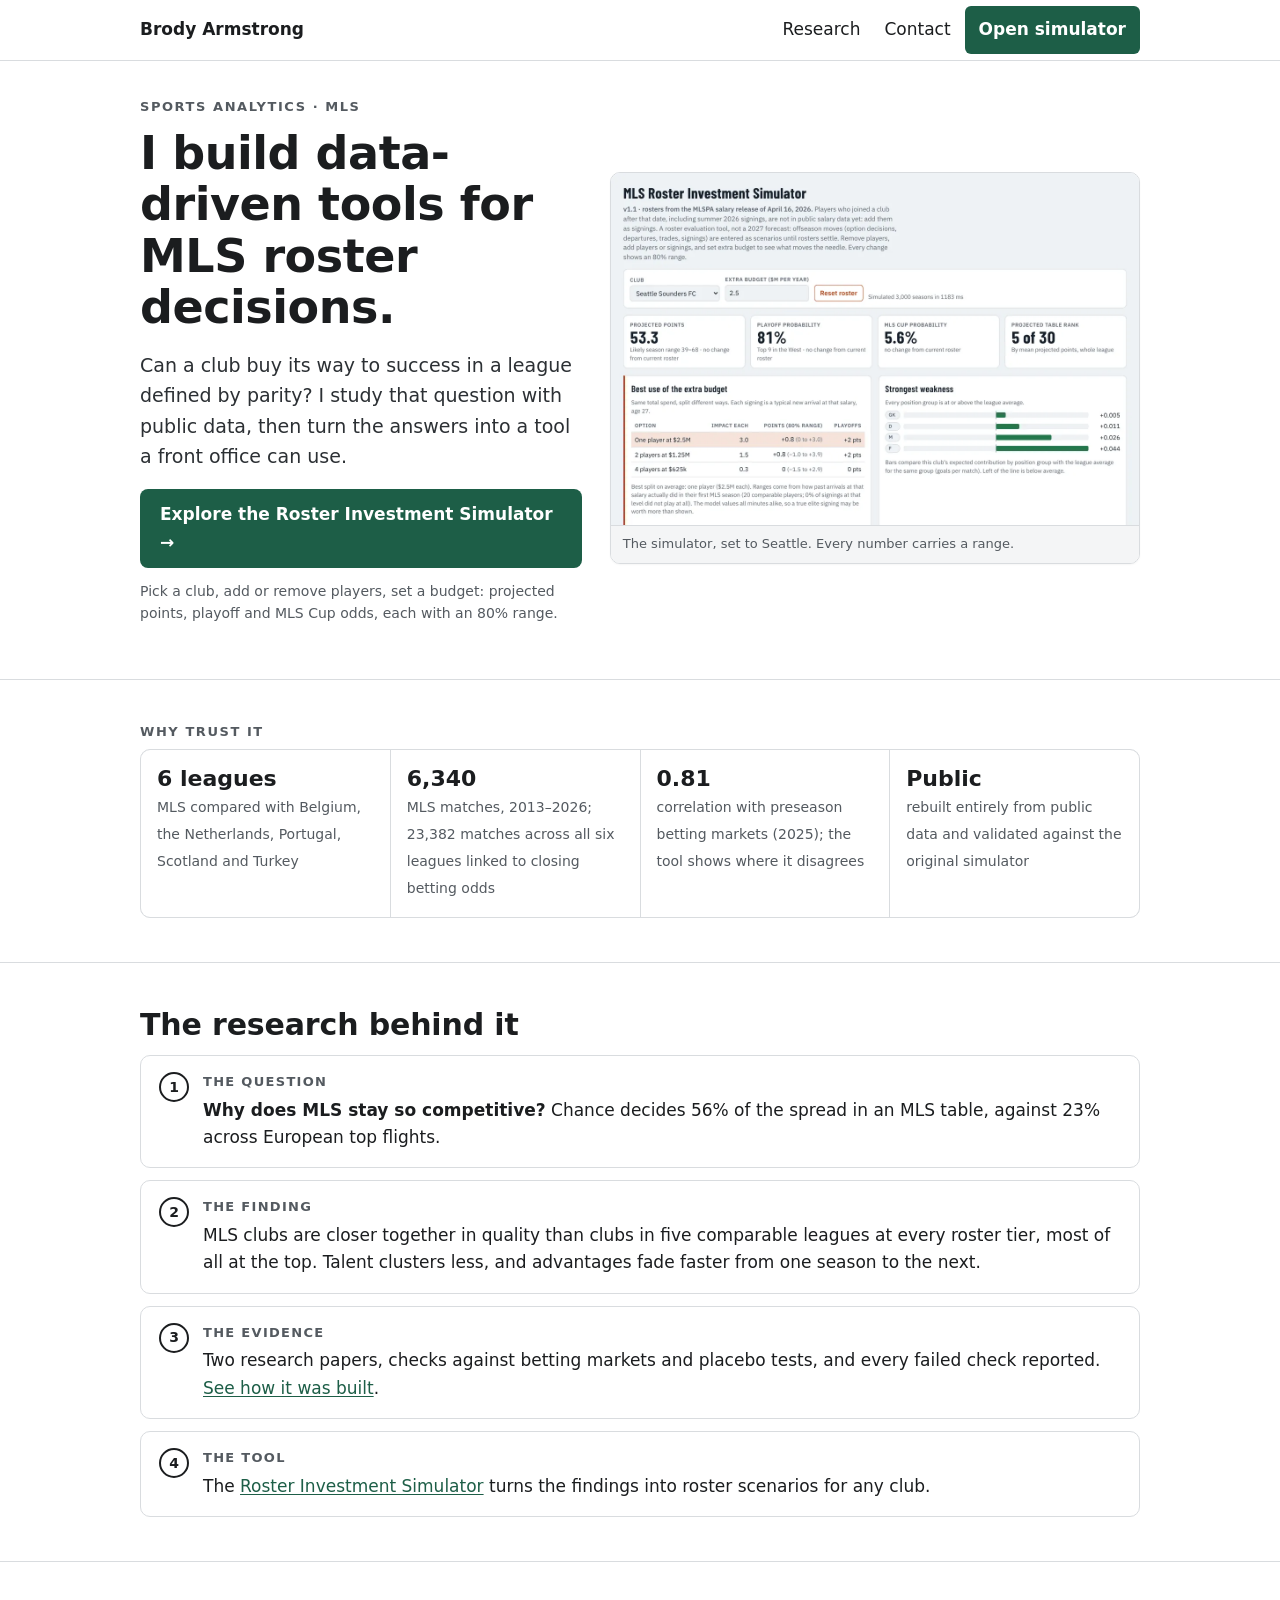
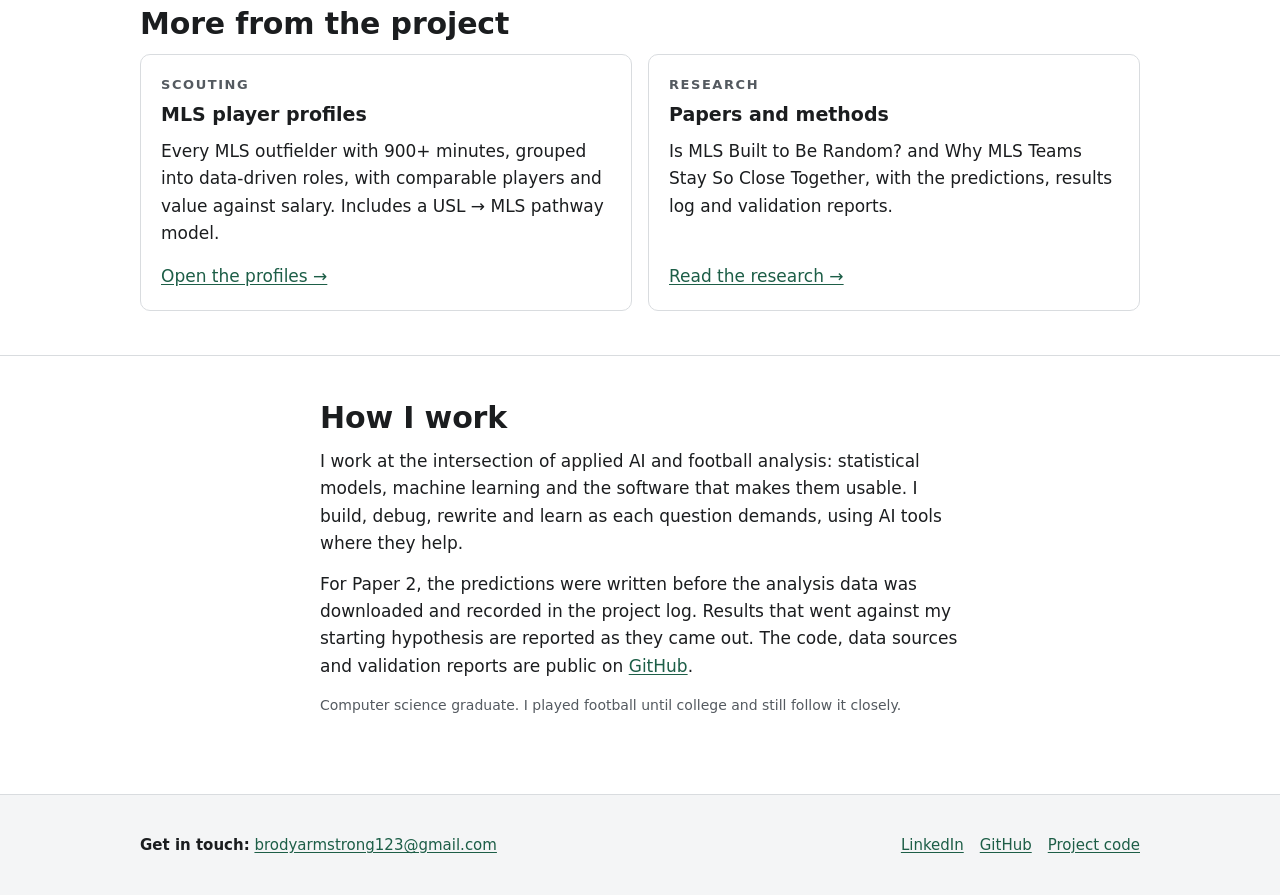
<file: index.html>
<!doctype html>
<html lang="en">
<head>
<meta charset="utf-8">
<meta name="viewport" content="width=device-width, initial-scale=1">
<title>Brody Armstrong · Data-driven tools for MLS roster decisions</title>
<meta name="description" content="Brody Armstrong builds data-driven tools for MLS roster decisions: research on MLS parity across six leagues, validated against betting markets, and a Roster Investment Simulator.">
<link rel="stylesheet" href="assets/style.css">
</head>
<body>
<a class="skip" href="#main">Skip to content</a>
<header class="site-head">
  <div class="wrap">
    <a class="brand" href="./">Brody Armstrong</a>
    <nav class="site-nav" aria-label="Main">
      <a class="opt" href="inverted/">Research</a>
      <a class="opt" href="#contact">Contact</a>
      <a class="cta" href="inverted/simulator/">Open simulator</a>
    </nav>
  </div>
</header>

<main id="main">
<section class="hero">
  <div class="wrap hero-grid">
    <div>
      <p class="kicker">Sports analytics · MLS</p>
      <h1>I build data-driven tools for MLS roster decisions.</h1>
      <p class="lead">Can a club buy its way to success in a league defined by parity? I study that question with public data, then turn the answers into a tool a front office can use.</p>
      <div class="actions">
        <a class="btn" href="inverted/simulator/">Explore the Roster Investment Simulator →</a>
      </div>
      <p class="small" style="margin-top:12px">Pick a club, add or remove players, set a budget: projected points, playoff and MLS Cup odds, each with an 80% range.</p>
    </div>
    <figure class="shot">
      <a href="inverted/simulator/"><img src="assets/simulator.webp" width="1200" height="800" alt="The Roster Investment Simulator for Seattle Sounders FC: 53.3 projected points with a likely range of 39 to 68, 81% playoff probability, 5.6% MLS Cup probability, rank 5 of 30, and a table comparing ways to spend an extra $2.5 million."></a>
      <figcaption>The simulator, set to Seattle. Every number carries a range.</figcaption>
    </figure>
  </div>
</section>

<section aria-labelledby="trust">
  <div class="wrap">
    <h2 id="trust" class="kicker" style="font-size:13px;letter-spacing:.12em">Why trust it</h2>
    <ul class="facts">
      <li><strong>6 leagues</strong><span>MLS compared with Belgium, the Netherlands, Portugal, Scotland and Turkey</span></li>
      <li><strong>6,340</strong><span>MLS matches, 2013–2026; 23,382 matches across all six leagues linked to closing betting odds</span></li>
      <li><strong>0.81</strong><span>correlation with preseason betting markets (2025); the tool shows where it disagrees</span></li>
      <li><strong>Public</strong><span>rebuilt entirely from public data and validated against the original simulator</span></li>
    </ul>
  </div>
</section>

<section aria-labelledby="story">
  <div class="wrap">
    <h2 id="story">The research behind it</h2>
    <ol class="steps">
      <li><span class="n" aria-hidden="true">1</span><span class="label">The question</span><p><strong>Why does MLS stay so competitive?</strong> Chance decides 56% of the spread in an MLS table, against 23% across European top flights.</p></li>
      <li><span class="n" aria-hidden="true">2</span><span class="label">The finding</span><p>MLS clubs are closer together in quality than clubs in five comparable leagues at every roster tier, most of all at the top. Talent clusters less, and advantages fade faster from one season to the next.</p></li>
      <li><span class="n" aria-hidden="true">3</span><span class="label">The evidence</span><p>Two research papers, checks against betting markets and placebo tests, and every failed check reported. <a href="inverted/">See how it was built</a>.</p></li>
      <li><span class="n" aria-hidden="true">4</span><span class="label">The tool</span><p>The <a href="inverted/simulator/">Roster Investment Simulator</a> turns the findings into roster scenarios for any club.</p></li>
    </ol>
  </div>
</section>

<section aria-labelledby="more">
  <div class="wrap">
    <h2 id="more">More from the project</h2>
    <div class="cards">
      <article class="card">
        <p class="kicker" style="margin:0">Scouting</p>
        <h3>MLS player profiles</h3>
        <p>Every MLS outfielder with 900+ minutes, grouped into data-driven roles, with comparable players and value against salary. Includes a USL → MLS pathway model.</p>
        <p class="more"><a href="inverted/profiles/">Open the profiles →</a></p>
      </article>
      <article class="card">
        <p class="kicker" style="margin:0">Research</p>
        <h3>Papers and methods</h3>
        <p>Is MLS Built to Be Random? and Why MLS Teams Stay So Close Together, with the predictions, results log and validation reports.</p>
        <p class="more"><a href="inverted/">Read the research →</a></p>
      </article>
    </div>
  </div>
</section>

<section aria-labelledby="how">
  <div class="wrap measure">
    <h2 id="how">How I work</h2>
    <p>I work at the intersection of applied AI and football analysis: statistical models, machine learning and the software that makes them usable. I build, debug, rewrite and learn as each question demands, using AI tools where they help.</p>
    <p>For Paper 2, the predictions were written before the analysis data was downloaded and recorded in the project log. Results that went against my starting hypothesis are reported as they came out. The code, data sources and validation reports are public on <a href="https://github.com/brody-armstrong/inverted">GitHub</a>.</p>
    <p class="small">Computer science graduate. I played football until college and still follow it closely.</p>
  </div>
</section>
</main>

<footer class="site-foot" id="contact">
  <div class="wrap">
    <p style="margin:0"><strong>Get in touch:</strong> <a href="mailto:brodyarmstrong123@gmail.com">brodyarmstrong123@gmail.com</a></p>
    <nav aria-label="Elsewhere">
      <a href="https://www.linkedin.com/in/brody-armstrong-0a905b2a8">LinkedIn</a>
      <a href="https://github.com/brody-armstrong">GitHub</a>
      <a href="https://github.com/brody-armstrong/inverted">Project code</a>
    </nav>
  </div>
</footer>
</body>
</html>
</file>
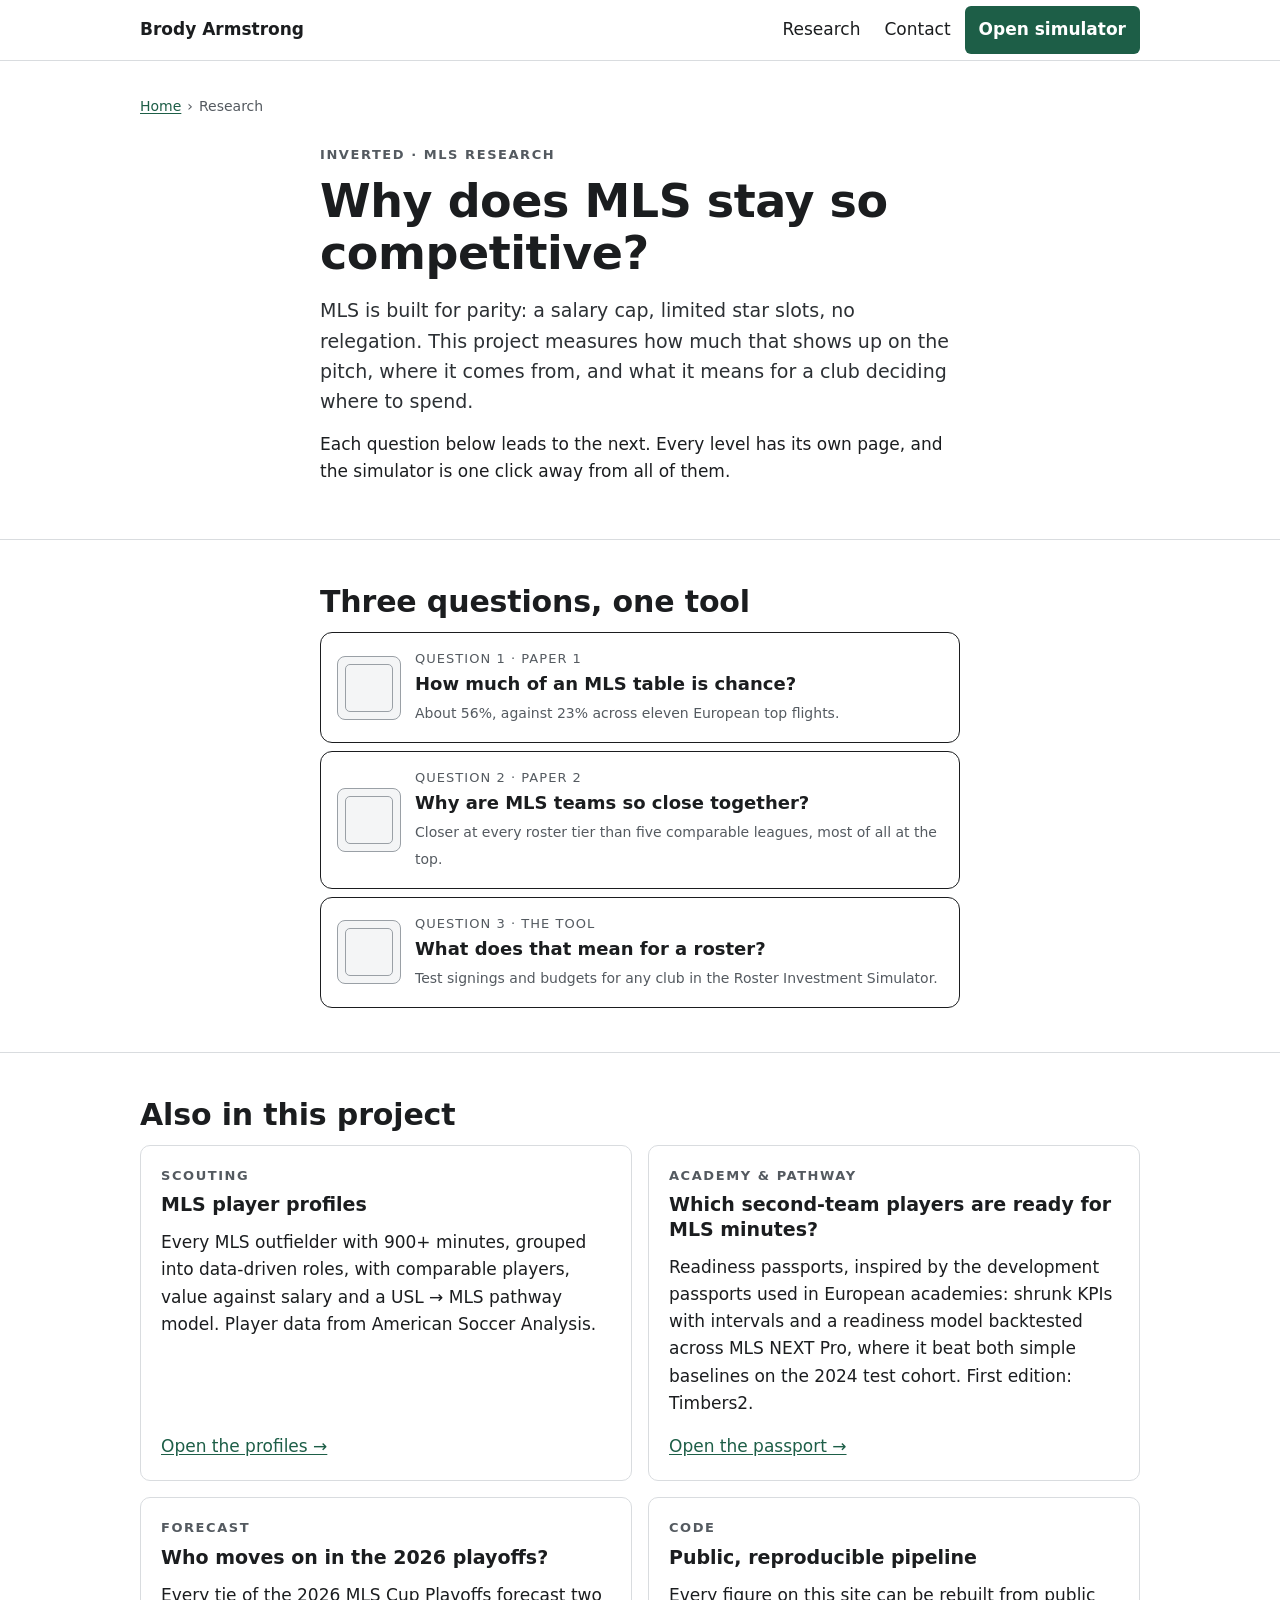
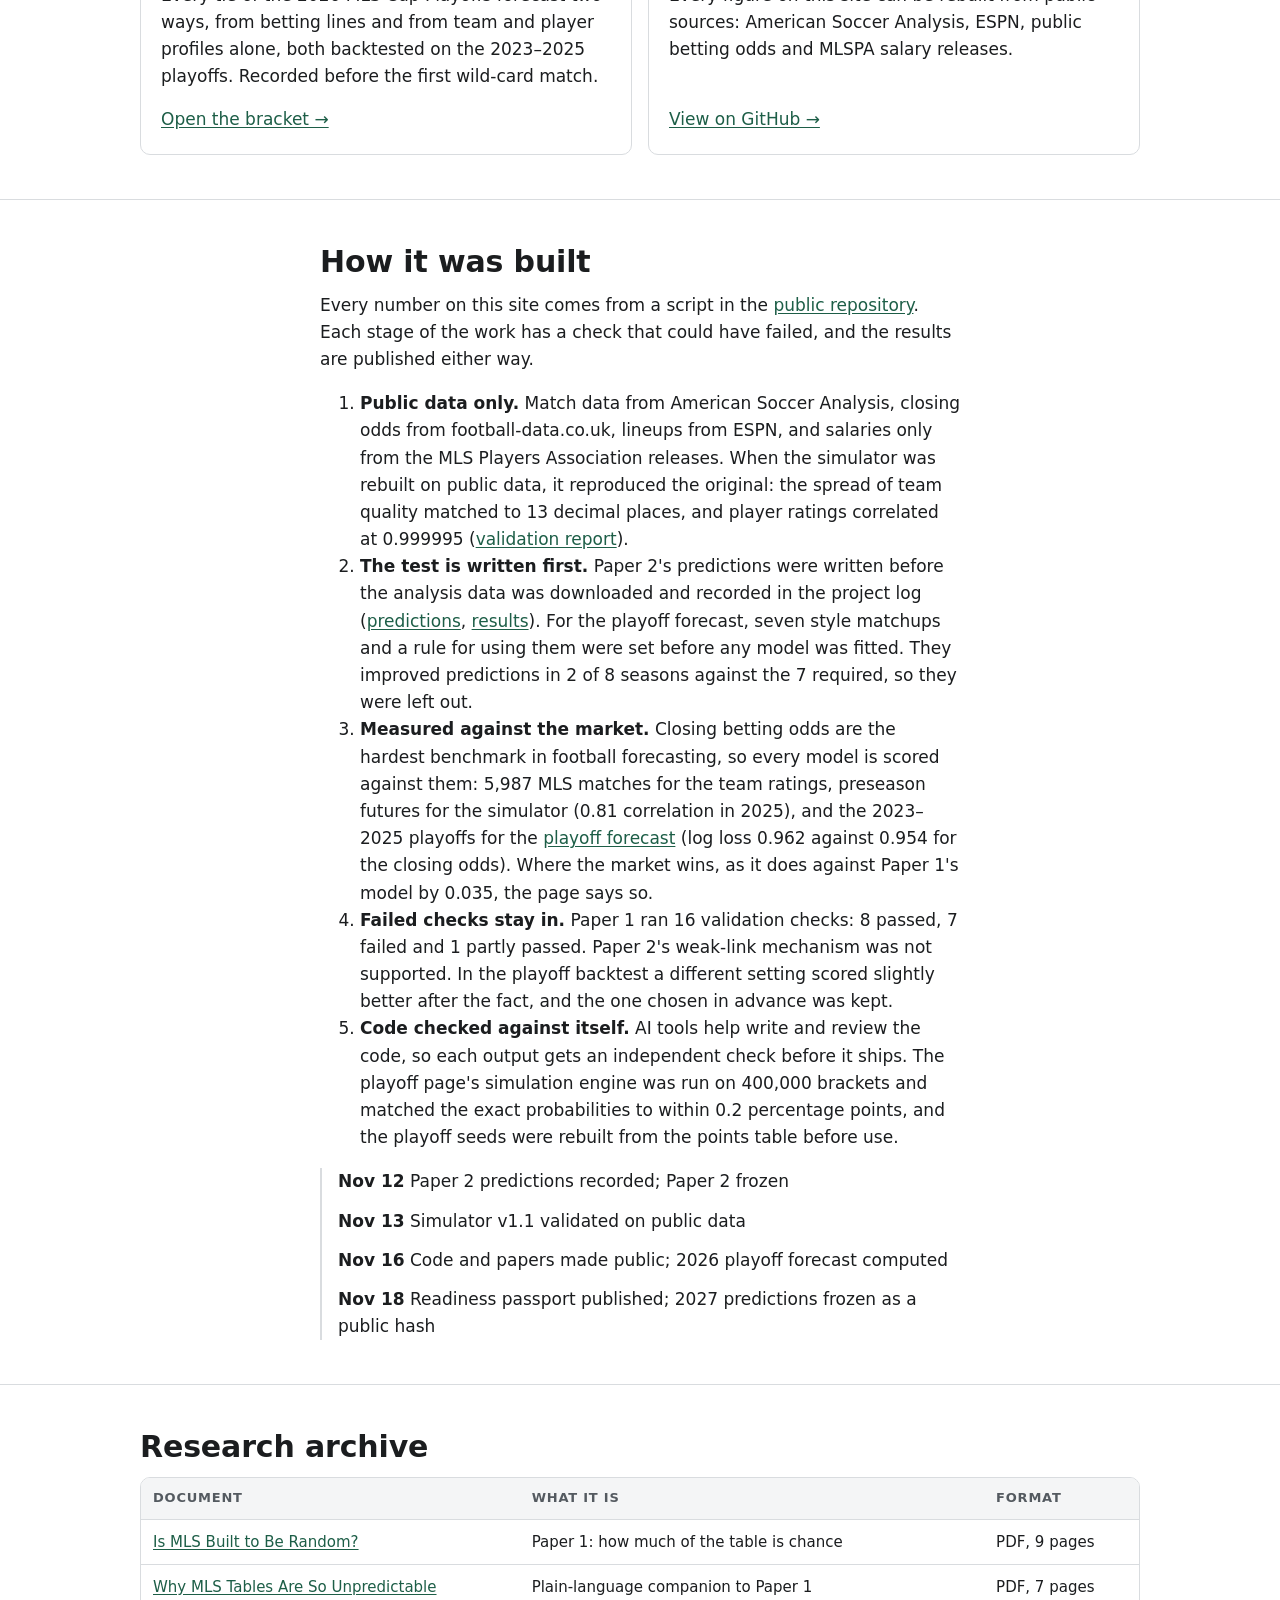
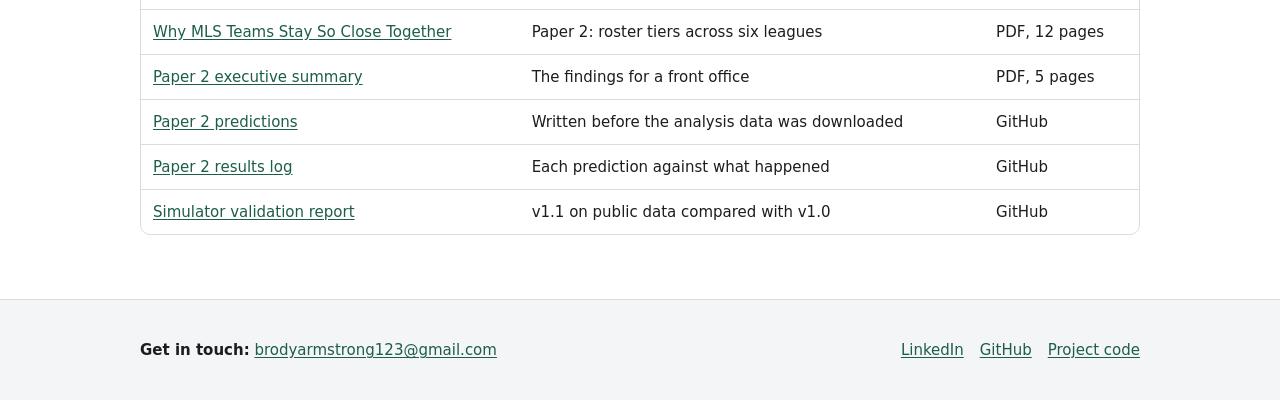
<file: inverted/index.html>
<!doctype html>
<html lang="en">
<head>
<meta charset="utf-8">
<meta name="viewport" content="width=device-width, initial-scale=1">
<title>Inverted · Why does MLS stay so competitive? · Brody Armstrong</title>
<meta name="description" content="A research project on MLS parity: how much of the table is chance, why MLS teams stay so close together, and what that means for roster decisions.">
<link rel="stylesheet" href="../assets/style.css">
</head>
<body>
<a class="skip" href="#main">Skip to content</a>
<header class="site-head">
  <div class="wrap">
    <a class="brand" href="../">Brody Armstrong</a>
    <nav class="site-nav" aria-label="Main">
      <a class="opt" href="./" aria-current="page">Research</a>
      <a class="opt" href="../#contact">Contact</a>
      <a class="cta" href="simulator/">Open simulator</a>
    </nav>
  </div>
</header>

<main id="main">
<div class="wrap">
  <nav class="crumbs" aria-label="Breadcrumb"><ol><li><a href="../">Home</a></li><li aria-current="page">Research</li></ol></nav>
</div>

<section class="hero" style="padding-top:8px">
  <div class="wrap measure">
    <p class="kicker">Inverted · MLS research</p>
    <h1>Why does MLS stay so competitive?</h1>
    <p class="lead">MLS is built for parity: a salary cap, limited star slots, no relegation. This project measures how much that shows up on the pitch, where it comes from, and what it means for a club deciding where to spend.</p>
    <p>Each question below leads to the next. Every level has its own page, and the simulator is one click away from all of them.</p>
  </div>
</section>

<section aria-labelledby="chain">
  <div class="wrap measure">
    <h2 id="chain">Three questions, one tool</h2>

    <a class="next" href="random/">
      <span class="frame" aria-hidden="true"><i></i></span>
      <span><small>Question 1 · Paper 1</small><strong>How much of an MLS table is chance?</strong><br><span class="small">About 56%, against 23% across eleven European top flights.</span></span>
    </a>

    <a class="next" href="close/">
      <span class="frame" aria-hidden="true"><i></i></span>
      <span><small>Question 2 · Paper 2</small><strong>Why are MLS teams so close together?</strong><br><span class="small">Closer at every roster tier than five comparable leagues, most of all at the top.</span></span>
    </a>

    <a class="next" href="simulator/">
      <span class="frame" aria-hidden="true"><i></i></span>
      <span><small>Question 3 · The tool</small><strong>What does that mean for a roster?</strong><br><span class="small">Test signings and budgets for any club in the Roster Investment Simulator.</span></span>
    </a>
  </div>
</section>

<section aria-labelledby="more">
  <div class="wrap">
    <h2 id="more">Also in this project</h2>
    <div class="cards">
      <article class="card">
        <p class="kicker" style="margin:0">Scouting</p>
        <h3>MLS player profiles</h3>
        <p>Every MLS outfielder with 900+ minutes, grouped into data-driven roles, with comparable players, value against salary and a USL → MLS pathway model. Player data from American Soccer Analysis.</p>
        <p class="more"><a href="profiles/">Open the profiles →</a></p>
      </article>
      <article class="card">
        <p class="kicker" style="margin:0">Academy &amp; pathway</p>
        <h3>Which second-team players are ready for MLS minutes?</h3>
        <p>Readiness passports, inspired by the development passports used in European academies: shrunk KPIs with intervals and a readiness model backtested across MLS NEXT Pro, where it beat both simple baselines on the 2024 test cohort. First edition: Timbers2.</p>
        <p class="more"><a href="passport/">Open the passport →</a></p>
      </article>
      <article class="card">
        <p class="kicker" style="margin:0">Forecast</p>
        <h3>Who moves on in the 2026 playoffs?</h3>
        <p>Every tie of the 2026 MLS Cup Playoffs forecast two ways, from betting lines and from team and player profiles alone, both backtested on the 2023–2025 playoffs. Recorded before the first wild-card match.</p>
        <p class="more"><a href="playoffs/">Open the bracket →</a></p>
      </article>
      <article class="card">
        <p class="kicker" style="margin:0">Code</p>
        <h3>Public, reproducible pipeline</h3>
        <p>Every figure on this site can be rebuilt from public sources: American Soccer Analysis, ESPN, public betting odds and MLSPA salary releases.</p>
        <p class="more"><a href="https://github.com/brody-armstrong/inverted">View on GitHub →</a></p>
      </article>
    </div>
  </div>
</section>

<section aria-labelledby="built">
  <div class="wrap measure">
    <h2 id="built">How it was built</h2>
    <p>Every number on this site comes from a script in the <a href="https://github.com/brody-armstrong/inverted">public repository</a>. Each stage of the work has a check that could have failed, and the results are published either way.</p>
    <ol>
      <li><strong>Public data only.</strong> Match data from American Soccer Analysis, closing odds from football-data.co.uk, lineups from ESPN, and salaries only from the MLS Players Association releases. When the simulator was rebuilt on public data, it reproduced the original: the spread of team quality matched to 13 decimal places, and player ratings correlated at 0.999995 (<a href="https://github.com/brody-armstrong/inverted/blob/main/mls/src/simulator/VALIDATION.md">validation report</a>).</li>
      <li><strong>The test is written first.</strong> Paper 2's predictions were written before the analysis data was downloaded and recorded in the project log (<a href="https://github.com/brody-armstrong/inverted/blob/main/mls/papers/paper2/preregistration.md">predictions</a>, <a href="https://github.com/brody-armstrong/inverted/blob/main/mls/papers/paper2/results-log.md">results</a>). For the playoff forecast, seven style matchups and a rule for using them were set before any model was fitted. They improved predictions in 2 of 8 seasons against the 7 required, so they were left out.</li>
      <li><strong>Measured against the market.</strong> Closing betting odds are the hardest benchmark in football forecasting, so every model is scored against them: 5,987 MLS matches for the team ratings, preseason futures for the simulator (0.81 correlation in 2025), and the 2023–2025 playoffs for the <a href="playoffs/">playoff forecast</a> (log loss 0.962 against 0.954 for the closing odds). Where the market wins, as it does against Paper 1's model by 0.035, the page says so.</li>
      <li><strong>Failed checks stay in.</strong> Paper 1 ran 16 validation checks: 8 passed, 7 failed and 1 partly passed. Paper 2's weak-link mechanism was not supported. In the playoff backtest a different setting scored slightly better after the fact, and the one chosen in advance was kept.</li>
      <li><strong>Code checked against itself.</strong> AI tools help write and review the code, so each output gets an independent check before it ships. The playoff page's simulation engine was run on 400,000 brackets and matched the exact probabilities to within 0.2 percentage points, and the playoff seeds were rebuilt from the points table before use.</li>
    </ol>
    <ul class="timeline" aria-label="Timeline">
      <li><b>Nov 12</b> Paper 2 predictions recorded; Paper 2 frozen</li>
      <li><b>Nov 13</b> Simulator v1.1 validated on public data</li>
      <li><b>Nov 16</b> Code and papers made public; 2026 playoff forecast computed</li>
      <li><b>Nov 18</b> Readiness passport published; 2027 predictions frozen as a public hash</li>
    </ul>
  </div>
</section>

<section aria-labelledby="archive">
  <div class="wrap">
    <h2 id="archive">Research archive</h2>
    <div class="tablebox">
      <table>
        <thead><tr><th scope="col">Document</th><th scope="col">What it is</th><th scope="col">Format</th></tr></thead>
        <tbody>
          <tr><td><a href="papers/is-mls-built-to-be-random.pdf">Is MLS Built to Be Random?</a></td><td>Paper 1: how much of the table is chance</td><td>PDF, 9 pages</td></tr>
          <tr><td><a href="papers/why-mls-tables-are-so-unpredictable.pdf">Why MLS Tables Are So Unpredictable</a></td><td>Plain-language companion to Paper 1</td><td>PDF, 7 pages</td></tr>
          <tr><td><a href="papers/why-mls-teams-stay-so-close-together.pdf">Why MLS Teams Stay So Close Together</a></td><td>Paper 2: roster tiers across six leagues</td><td>PDF, 12 pages</td></tr>
          <tr><td><a href="papers/paper2-executive-summary.pdf">Paper 2 executive summary</a></td><td>The findings for a front office</td><td>PDF, 5 pages</td></tr>
          <tr><td><a href="https://github.com/brody-armstrong/inverted/blob/main/mls/papers/paper2/preregistration.md">Paper 2 predictions</a></td><td>Written before the analysis data was downloaded</td><td>GitHub</td></tr>
          <tr><td><a href="https://github.com/brody-armstrong/inverted/blob/main/mls/papers/paper2/results-log.md">Paper 2 results log</a></td><td>Each prediction against what happened</td><td>GitHub</td></tr>
          <tr><td><a href="https://github.com/brody-armstrong/inverted/blob/main/mls/src/simulator/VALIDATION.md">Simulator validation report</a></td><td>v1.1 on public data compared with v1.0</td><td>GitHub</td></tr>
        </tbody>
      </table>
    </div>
  </div>
</section>
</main>

<footer class="site-foot">
  <div class="wrap">
    <p style="margin:0"><strong>Get in touch:</strong> <a href="mailto:brodyarmstrong123@gmail.com">brodyarmstrong123@gmail.com</a></p>
    <nav aria-label="Elsewhere">
      <a href="https://www.linkedin.com/in/brody-armstrong-0a905b2a8">LinkedIn</a>
      <a href="https://github.com/brody-armstrong">GitHub</a>
      <a href="https://github.com/brody-armstrong/inverted">Project code</a>
    </nav>
  </div>
</footer>
</body>
</html>
</file>
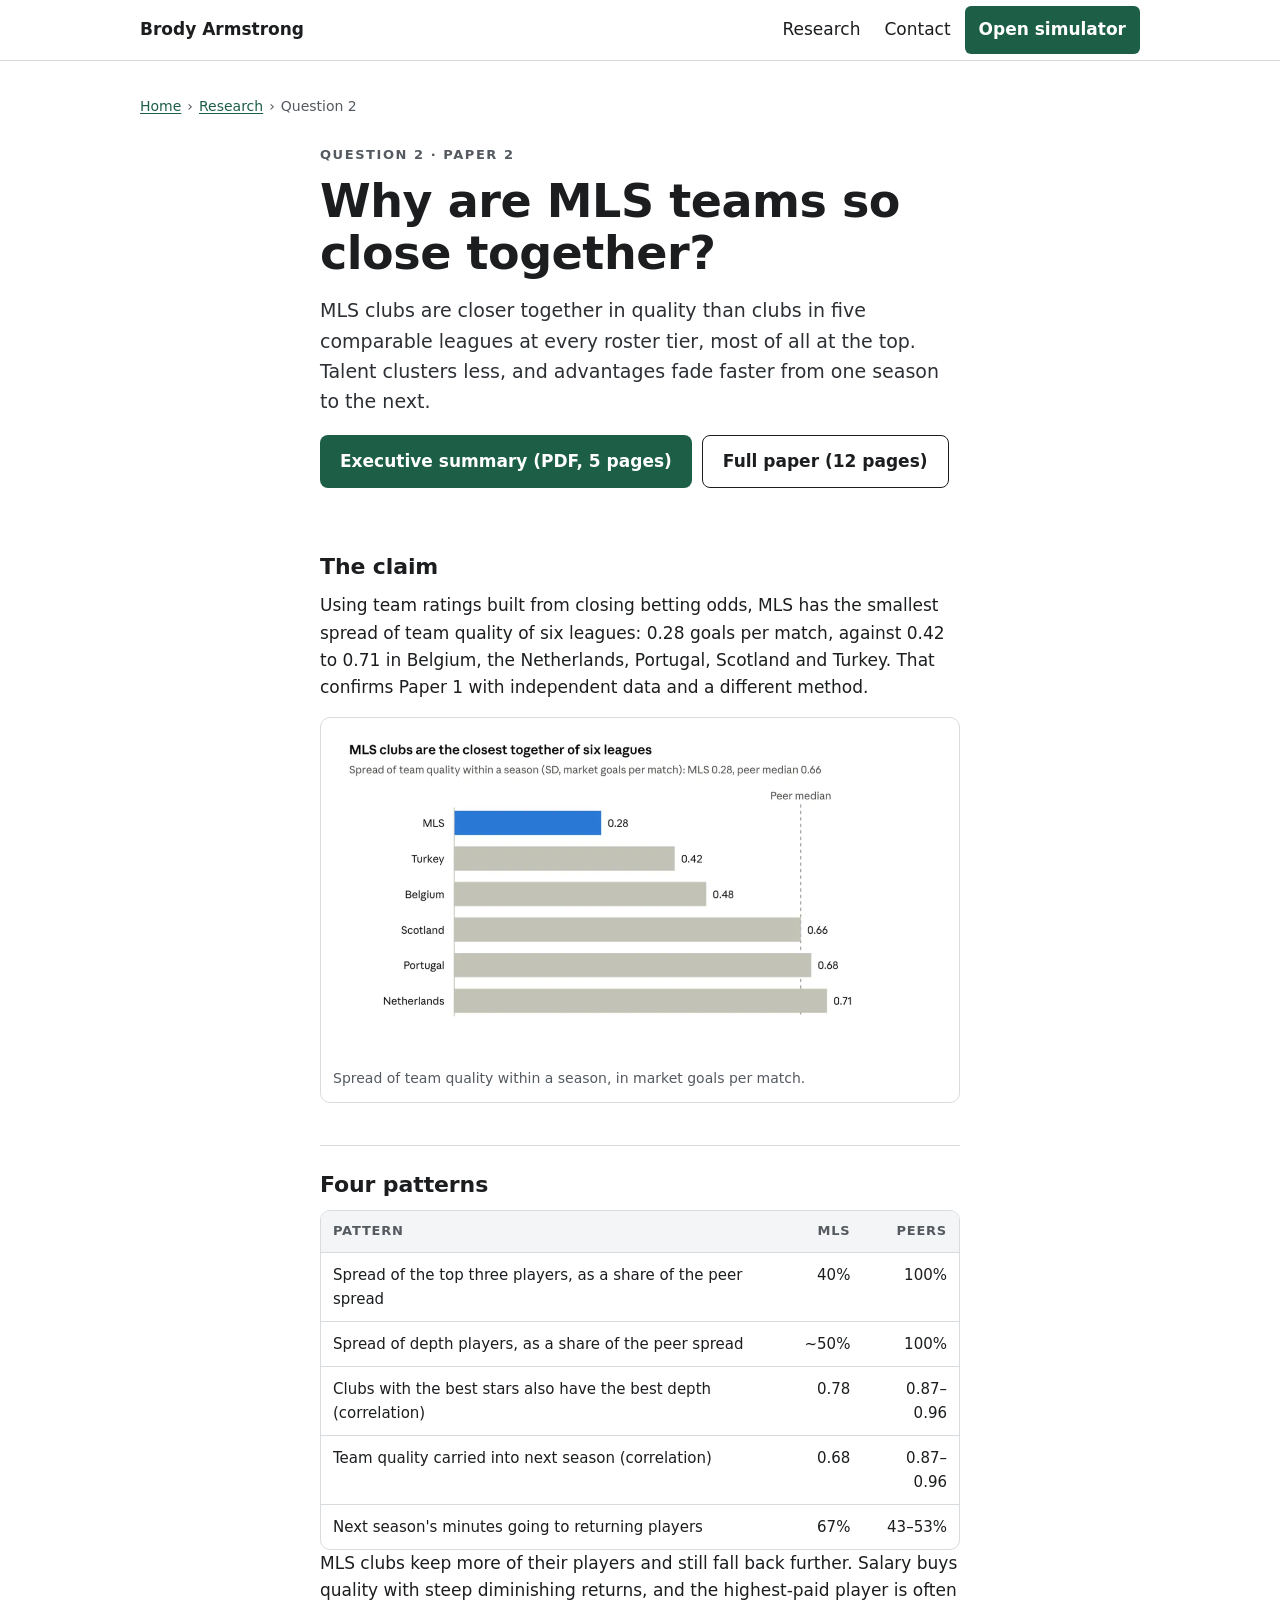
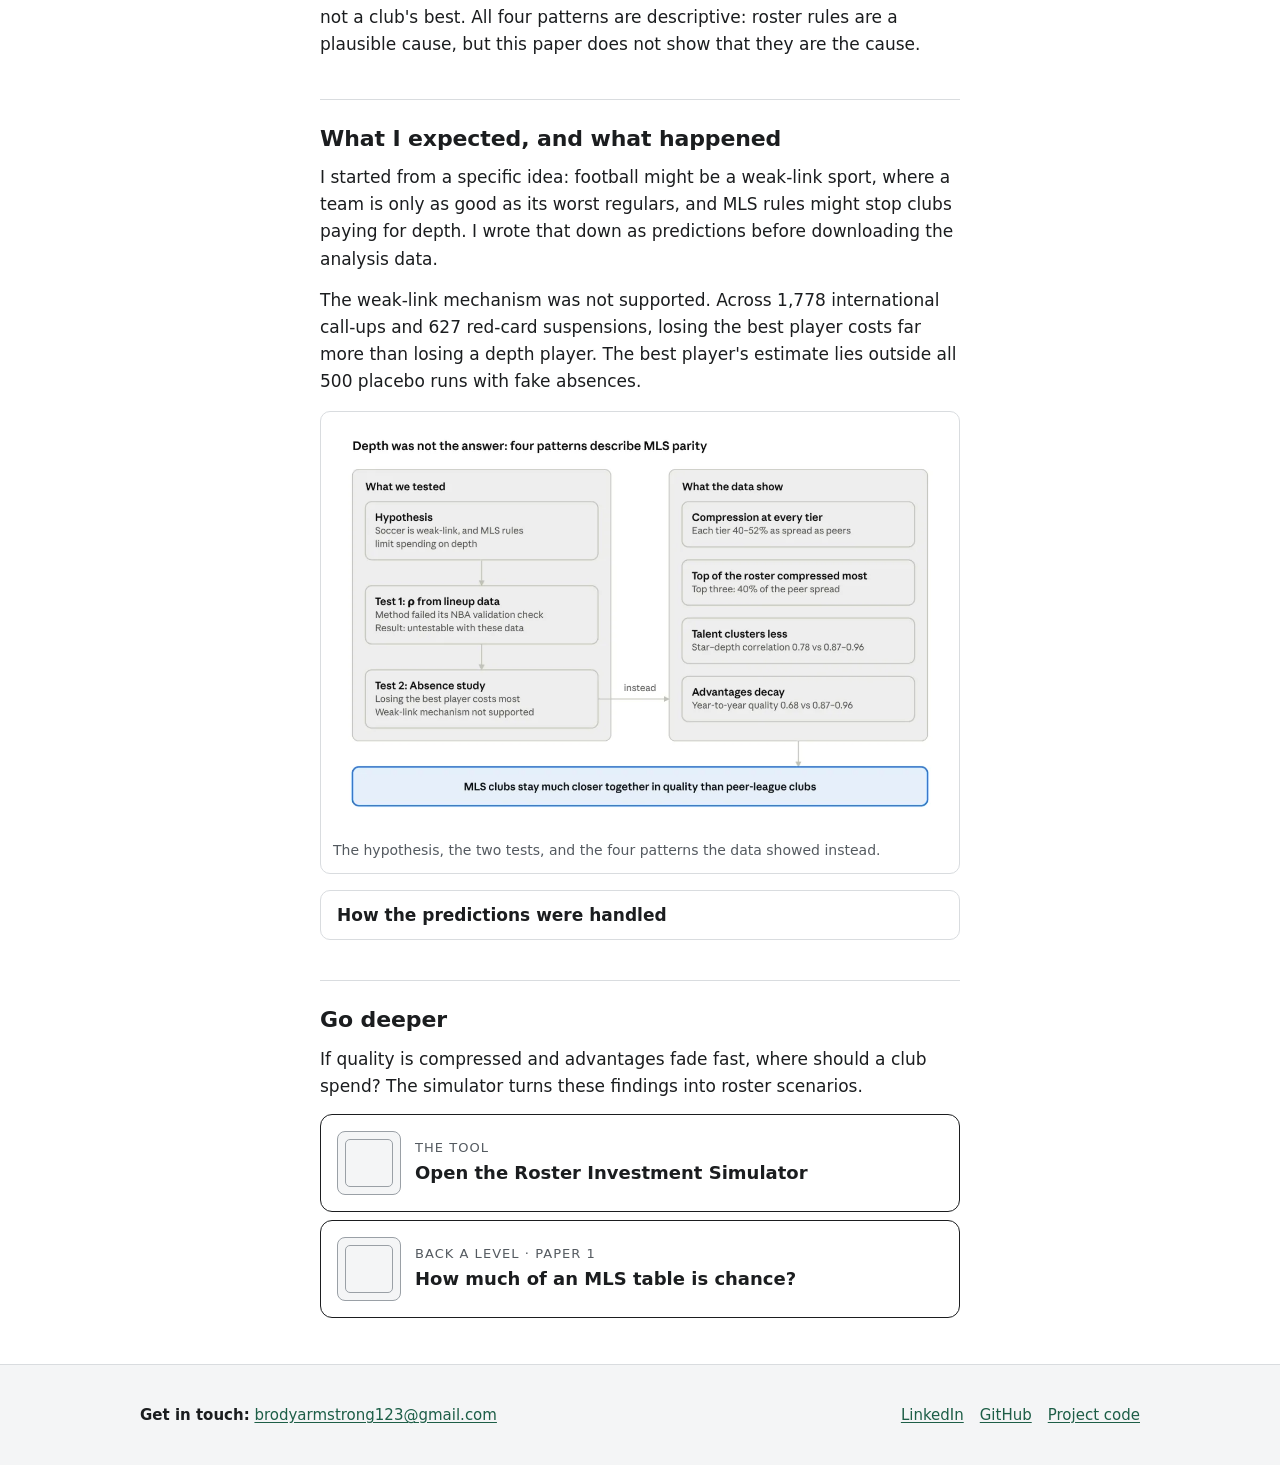
<file: inverted/close/index.html>
<!doctype html>
<html lang="en">
<head>
<meta charset="utf-8">
<meta name="viewport" content="width=device-width, initial-scale=1">
<title>Why are MLS teams so close together? · Brody Armstrong</title>
<meta name="description" content="Paper 2: MLS clubs are closer in quality than clubs in five comparable leagues at every roster tier, most of all at the top. Talent clusters less and advantages fade faster.">
<link rel="stylesheet" href="../../assets/style.css">
</head>
<body>
<a class="skip" href="#main">Skip to content</a>
<header class="site-head">
  <div class="wrap">
    <a class="brand" href="../../">Brody Armstrong</a>
    <nav class="site-nav" aria-label="Main">
      <a class="opt" href="../">Research</a>
      <a class="opt" href="../../#contact">Contact</a>
      <a class="cta" href="../simulator/">Open simulator</a>
    </nav>
  </div>
</header>

<main id="main">
<div class="wrap">
  <nav class="crumbs" aria-label="Breadcrumb"><ol><li><a href="../../">Home</a></li><li><a href="../">Research</a></li><li aria-current="page">Question 2</li></ol></nav>
</div>

<article>
<section class="hero" style="padding-top:8px">
  <div class="wrap measure">
    <p class="kicker">Question 2 · Paper 2</p>
    <h1>Why are MLS teams so close together?</h1>
    <p class="lead">MLS clubs are closer together in quality than clubs in five comparable leagues at every roster tier, most of all at the top. Talent clusters less, and advantages fade faster from one season to the next.</p>
    <div class="actions">
      <a class="btn" href="../papers/paper2-executive-summary.pdf">Executive summary (PDF, 5 pages)</a>
      <a class="btn ghost" href="../papers/why-mls-teams-stay-so-close-together.pdf">Full paper (12 pages)</a>
    </div>
  </div>
</section>

<div class="wrap measure">
  <section class="part" aria-labelledby="claim">
    <h2 id="claim">The claim</h2>
    <p>Using team ratings built from closing betting odds, MLS has the smallest spread of team quality of six leagues: 0.28 goals per match, against 0.42 to 0.71 in Belgium, the Netherlands, Portugal, Scotland and Turkey. That confirms Paper 1 with independent data and a different method.</p>
    <figure class="fig">
      <img src="../../assets/paper2-six-leagues.webp" width="1151" height="617" loading="lazy" alt="Bar chart of the spread of team quality within a season: MLS 0.28, Turkey 0.42, Belgium 0.48, Scotland 0.66, Portugal 0.68, Netherlands 0.71; peer median 0.66.">
      <figcaption>Spread of team quality within a season, in market goals per match.</figcaption>
    </figure>
  </section>

  <section class="part" aria-labelledby="patterns">
    <h2 id="patterns">Four patterns</h2>
    <div class="tablebox">
      <table>
        <thead><tr><th scope="col">Pattern</th><th scope="col" class="num">MLS</th><th scope="col" class="num">Peers</th></tr></thead>
        <tbody>
          <tr><td>Spread of the top three players, as a share of the peer spread</td><td class="num">40%</td><td class="num">100%</td></tr>
          <tr><td>Spread of depth players, as a share of the peer spread</td><td class="num">~50%</td><td class="num">100%</td></tr>
          <tr><td>Clubs with the best stars also have the best depth (correlation)</td><td class="num">0.78</td><td class="num">0.87–0.96</td></tr>
          <tr><td>Team quality carried into next season (correlation)</td><td class="num">0.68</td><td class="num">0.87–0.96</td></tr>
          <tr><td>Next season's minutes going to returning players</td><td class="num">67%</td><td class="num">43–53%</td></tr>
        </tbody>
      </table>
    </div>
    <p>MLS clubs keep more of their players and still fall back further. Salary buys quality with steep diminishing returns, and the highest-paid player is often not a club's best. All four patterns are descriptive: roster rules are a plausible cause, but this paper does not show that they are the cause.</p>
  </section>

  <section class="part" aria-labelledby="tested">
    <h2 id="tested">What I expected, and what happened</h2>
    <p>I started from a specific idea: football might be a weak-link sport, where a team is only as good as its worst regulars, and MLS rules might stop clubs paying for depth. I wrote that down as predictions before downloading the analysis data.</p>
    <p>The weak-link mechanism was not supported. Across 1,778 international call-ups and 627 red-card suspensions, losing the best player costs far more than losing a depth player. The best player's estimate lies outside all 500 placebo runs with fake absences.</p>
    <figure class="fig">
      <img src="../../assets/paper2-what-we-tested.webp" width="1151" height="762" loading="lazy" alt="Diagram titled Depth was not the answer. What we tested: the weak-link hypothesis; test 1, estimating it from lineup data, failed its NBA validation check and was untestable; test 2, an absence study, found losing the best player costs most, so the weak-link mechanism was not supported. What the data show instead: compression at every tier, the top of the roster compressed most, talent clusters less, advantages decay.">
      <figcaption>The hypothesis, the two tests, and the four patterns the data showed instead.</figcaption>
    </figure>
    <details>
      <summary>How the predictions were handled</summary>
      <p>The predictions were written before the analysis data was downloaded and recorded in the project log on 12 November 2026, and the paper was frozen the same day. Each prediction is scored against the result in the results log. There is no external timestamp, so these are a project record rather than a formal preregistration.</p>
      <p><a href="https://github.com/brody-armstrong/inverted/blob/main/mls/papers/paper2/preregistration.md">Predictions</a> · <a href="https://github.com/brody-armstrong/inverted/blob/main/mls/papers/paper2/results-log.md">Results log</a></p>
    </details>
  </section>

  <section class="part" aria-labelledby="deeper">
    <h2 id="deeper">Go deeper</h2>
    <p>If quality is compressed and advantages fade fast, where should a club spend? The simulator turns these findings into roster scenarios.</p>
    <a class="next" href="../simulator/">
      <span class="frame" aria-hidden="true"><i></i></span>
      <span><small>The tool</small><strong>Open the Roster Investment Simulator</strong></span>
    </a>
    <a class="next" href="../random/">
      <span class="frame" aria-hidden="true"><i></i></span>
      <span><small>Back a level · Paper 1</small><strong>How much of an MLS table is chance?</strong></span>
    </a>
  </section>
</div>
</article>
</main>

<footer class="site-foot">
  <div class="wrap">
    <p style="margin:0"><strong>Get in touch:</strong> <a href="mailto:brodyarmstrong123@gmail.com">brodyarmstrong123@gmail.com</a></p>
    <nav aria-label="Elsewhere">
      <a href="https://www.linkedin.com/in/brody-armstrong-0a905b2a8">LinkedIn</a>
      <a href="https://github.com/brody-armstrong">GitHub</a>
      <a href="https://github.com/brody-armstrong/inverted">Project code</a>
    </nav>
  </div>
</footer>
</body>
</html>
</file>
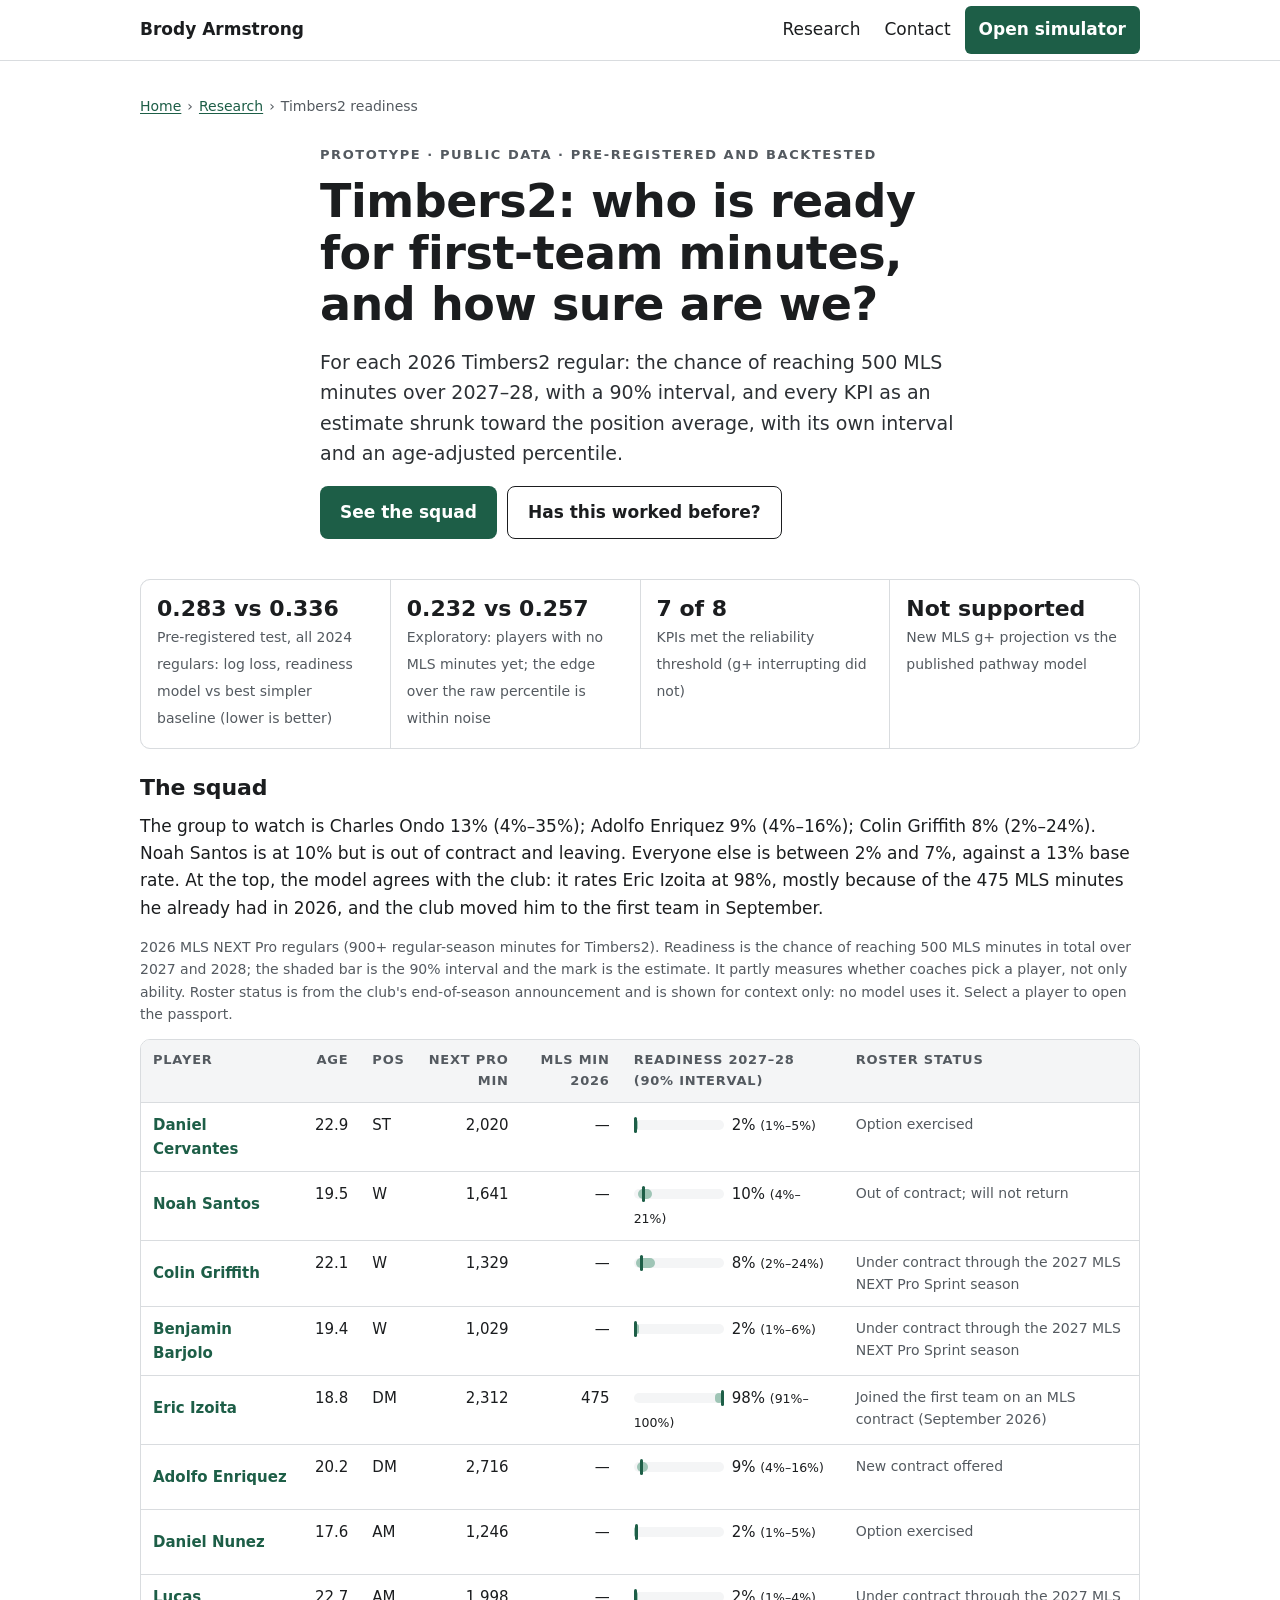
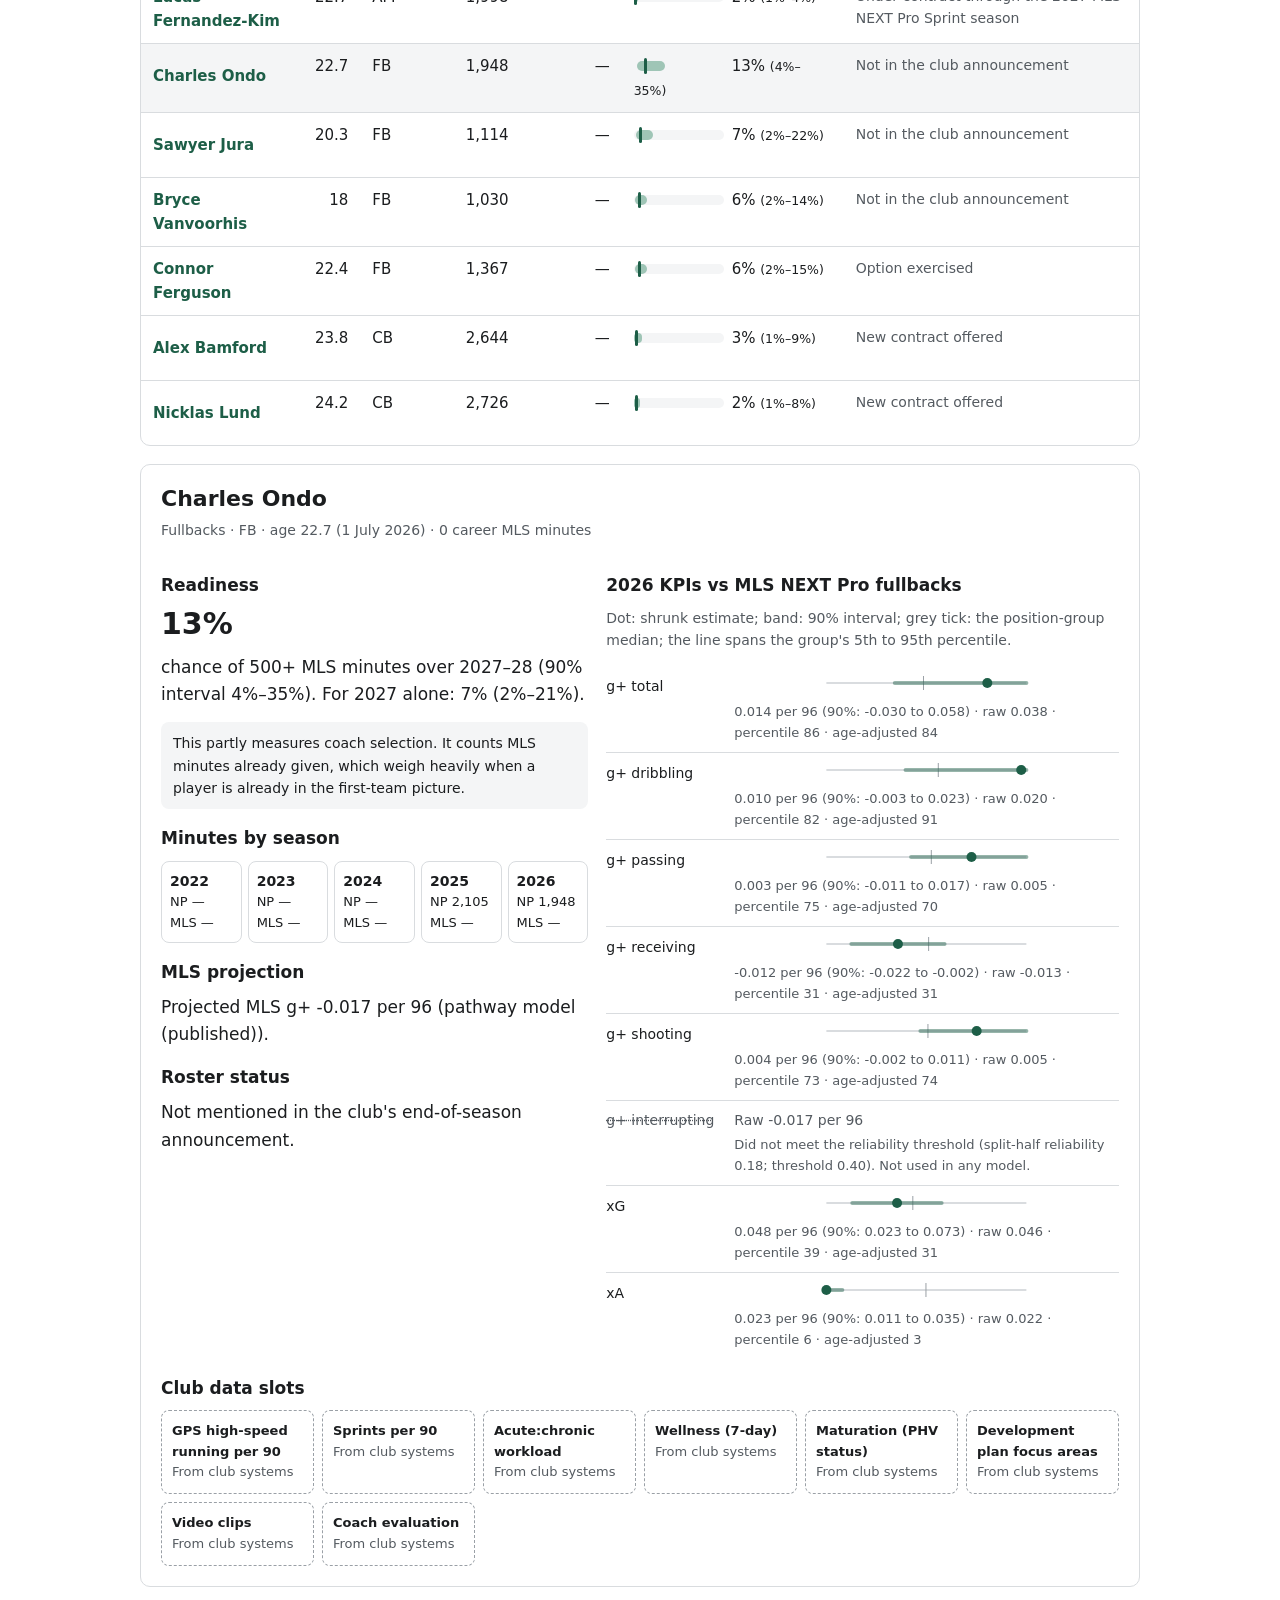
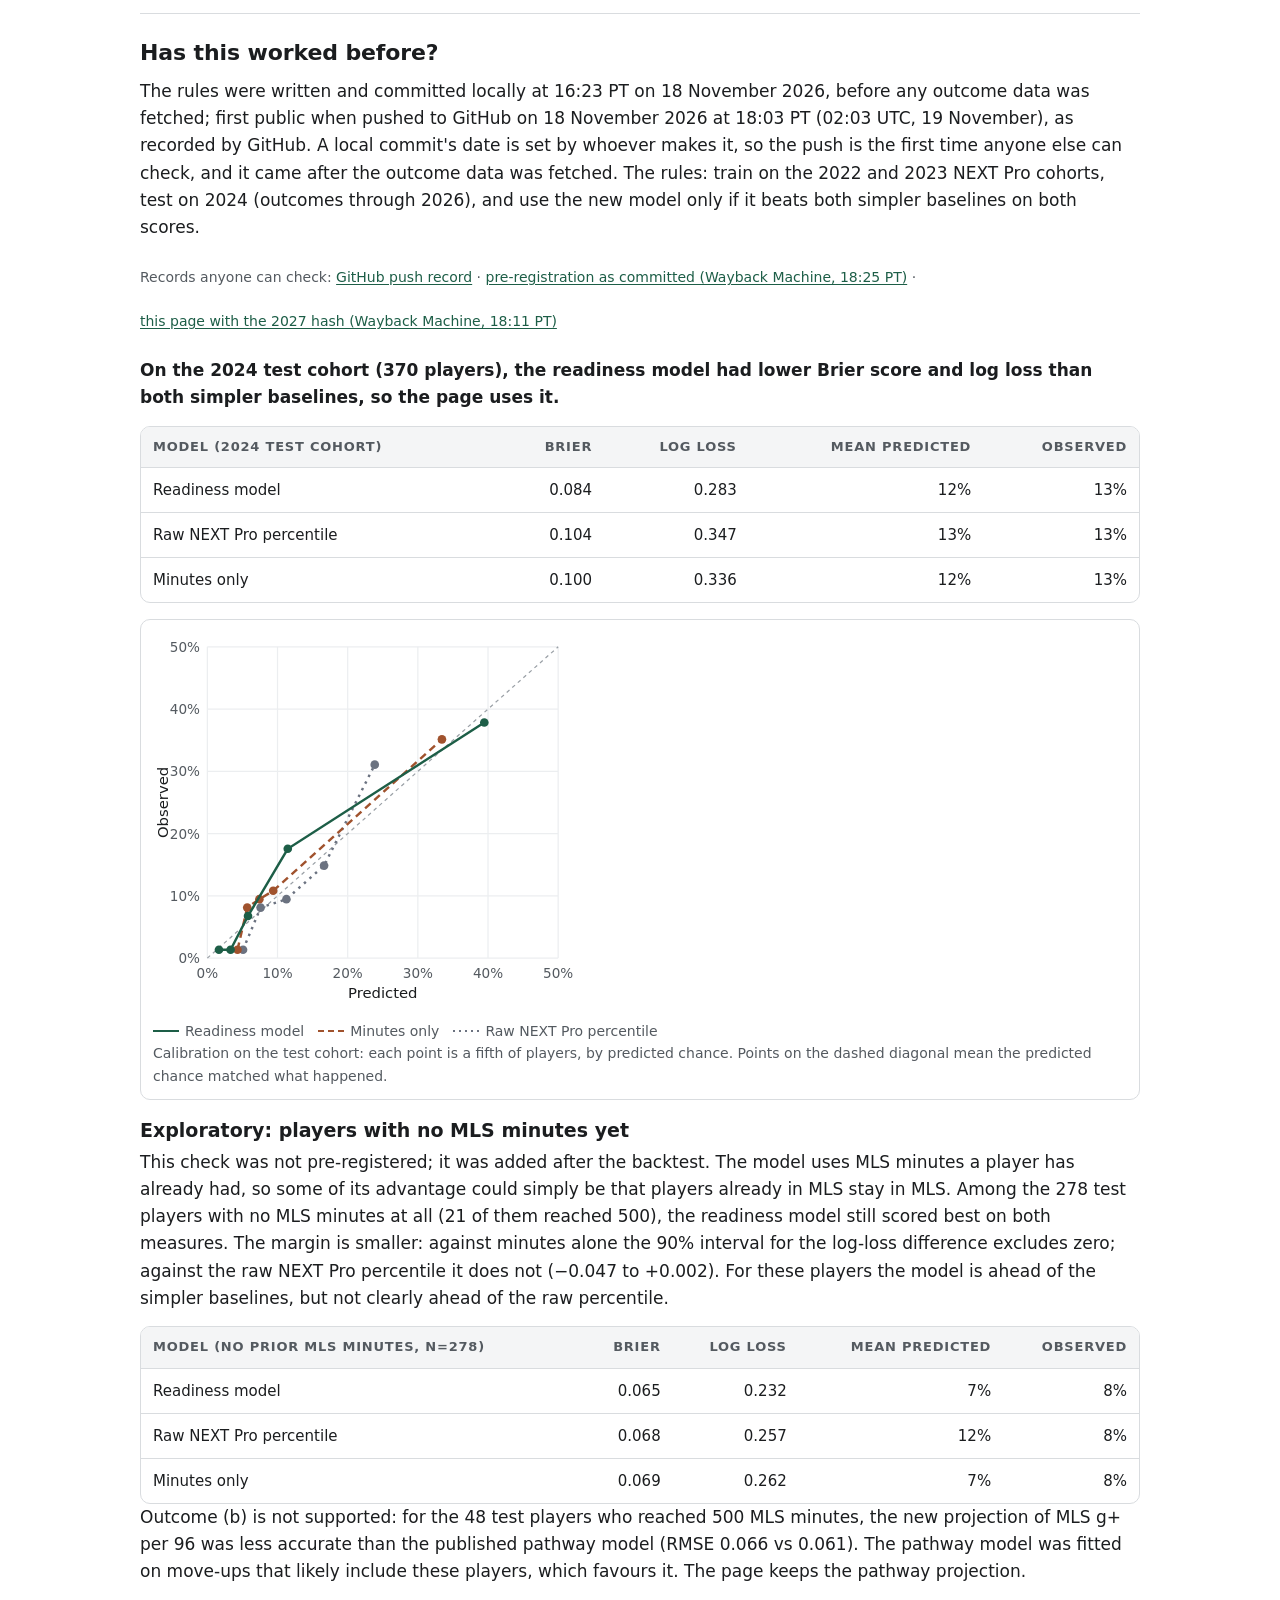
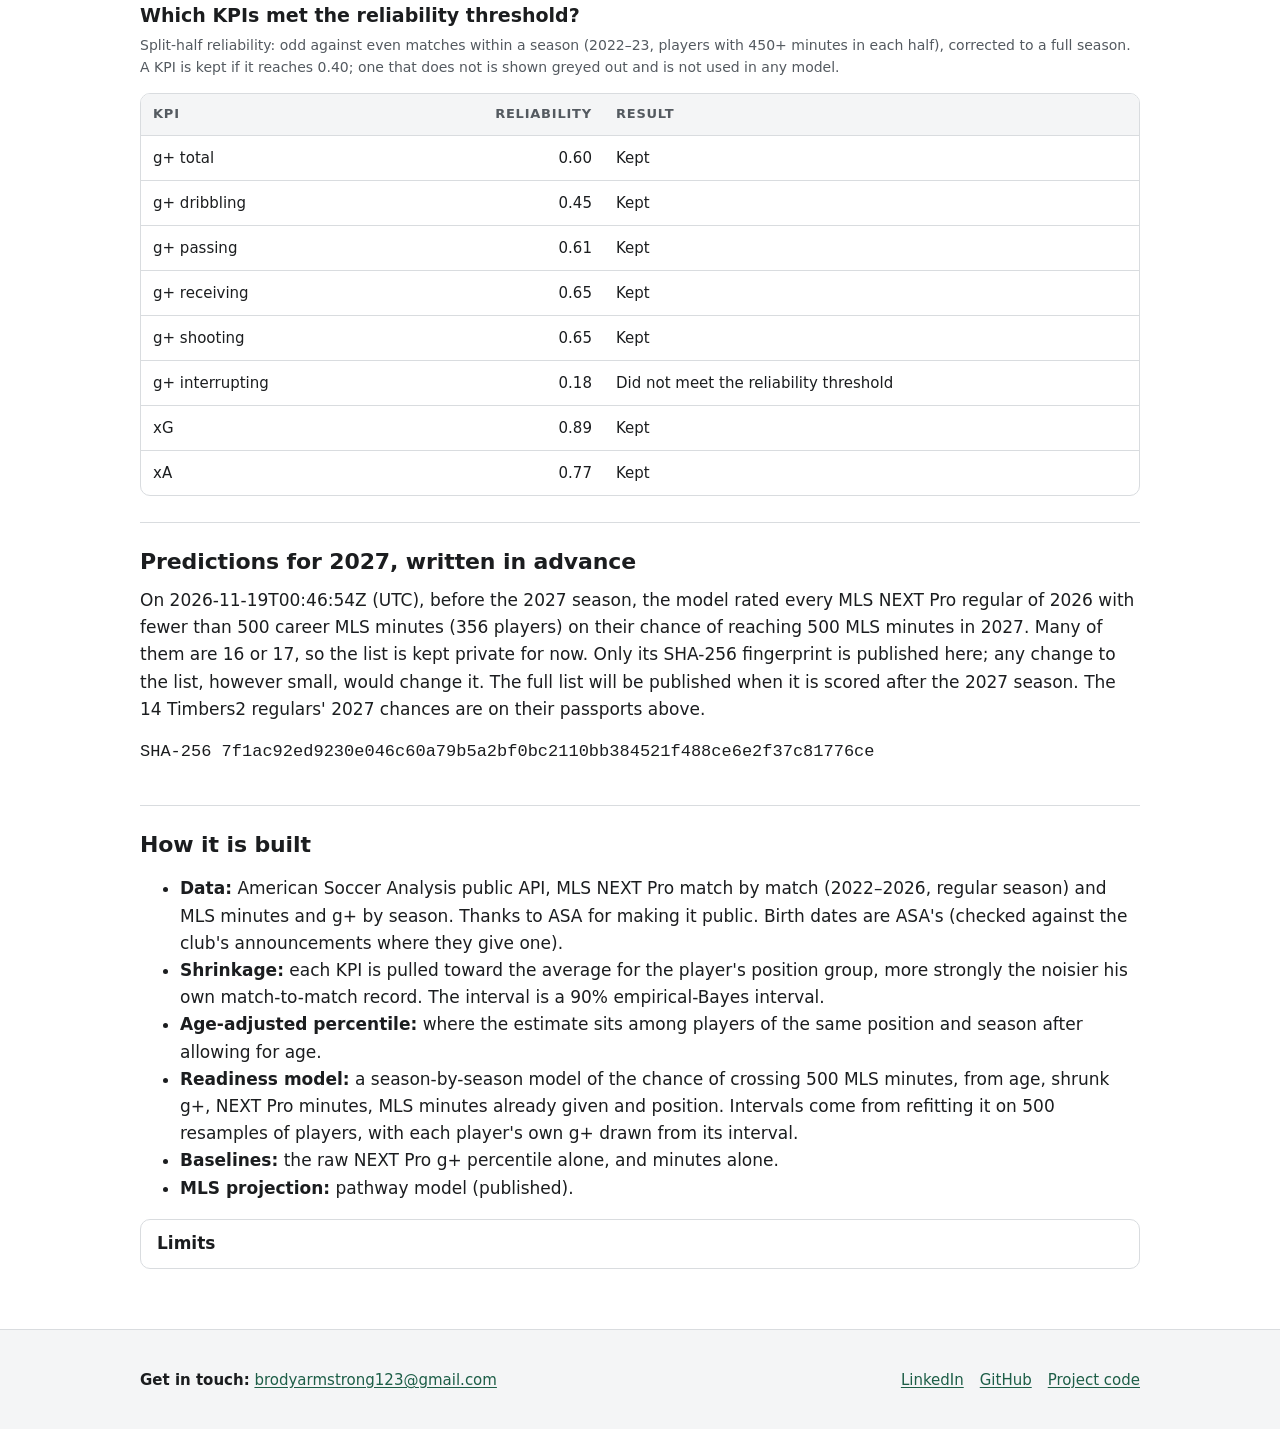
<file: inverted/passport/index.html>
<!doctype html>
<html lang="en">
<head>
<meta charset="utf-8">
<meta name="viewport" content="width=device-width, initial-scale=1">
<title>Timbers2: who is ready for first-team minutes? · Brody Armstrong</title>
<meta name="description" content="A pre-registered, backtested readiness passport for Portland Timbers 2: each regular's chance of reaching 500 MLS minutes over 2027–28 with an interval, and every KPI as a shrunk estimate with a 90% interval and an age-adjusted percentile.">
<link rel="stylesheet" href="../../assets/style.css">
<style>
tbody tr{cursor:pointer} tbody tr:hover,tbody tr[aria-selected="true"]{background:var(--soft)}
td button.pick{all:unset;cursor:pointer;color:var(--accent);font-weight:600;min-height:44px;display:inline-flex;align-items:center}
td button.pick:focus-visible{outline:3px solid #2f7dd1;outline-offset:2px}
.pbar{display:inline-block;width:90px;height:10px;background:var(--soft);border-radius:5px;position:relative;vertical-align:middle;margin-right:8px}
.pbar i{position:absolute;top:0;bottom:0;background:#9fc5b6;border-radius:5px} .pbar b{position:absolute;top:-3px;width:3px;height:16px;background:var(--accent);border-radius:2px}
.pcard{border:1px solid var(--line);border-radius:10px;padding:20px;margin-top:18px}
.pcard h3{font-size:22px} .pcard h4{margin:16px 0 8px}
.grid2{display:grid;gap:18px;grid-template-columns:1fr} @media (min-width:880px){.grid2{grid-template-columns:5fr 6fr}}
.tl{display:grid;grid-template-columns:repeat(5,minmax(0,1fr));gap:6px} .tl div{border:1px solid var(--line);border-radius:8px;padding:8px;font-size:13px} .tl b{display:block;font-size:14px}
@media (max-width:520px){.tl{grid-template-columns:repeat(3,minmax(0,1fr))}}
.big{font-size:30px;font-weight:700;line-height:1.1}
.kpi{display:grid;grid-template-columns:118px 1fr;gap:4px 10px;align-items:center;padding:8px 0;border-top:1px solid var(--line);font-size:14px}
.kpi:first-of-type{border-top:0} .kpi .meta{grid-column:2;color:var(--muted);font-size:13px}
.kpi.off{color:var(--muted)} .kpi.off .lab{text-decoration:line-through dotted}
.slots{display:grid;grid-template-columns:repeat(auto-fill,minmax(150px,1fr));gap:8px} .slots div{border:1.5px dashed #9aa0a6;border-radius:8px;padding:10px;font-size:13px;color:var(--muted)} .slots b{display:block;color:var(--ink)}
.src{display:inline-flex;align-items:center;min-height:44px}
.note{background:var(--soft);border-radius:8px;padding:10px 12px;font-size:14px}
</style>
</head>
<body>
<a class="skip" href="#main">Skip to content</a>
<header class="site-head"><div class="wrap">
  <a class="brand" href="../../">Brody Armstrong</a>
  <nav class="site-nav" aria-label="Main"><a class="opt" href="../">Research</a><a class="opt" href="../../#contact">Contact</a><a class="cta" href="../simulator/">Open simulator</a></nav>
</div></header>
<main id="main">
<div class="wrap"><nav class="crumbs" aria-label="Breadcrumb"><ol><li><a href="../../">Home</a></li><li><a href="../">Research</a></li><li aria-current="page">Timbers2 readiness</li></ol></nav></div>

<section class="hero" style="padding-top:8px"><div class="wrap measure">
  <p class="kicker">Prototype · public data · pre-registered and backtested</p>
  <h1>Timbers2: who is ready for first-team minutes, and how sure are we?</h1>
  <p class="lead">For each 2026 Timbers2 regular: the chance of reaching 500 MLS minutes over 2027–28, with a 90% interval, and every KPI as an estimate shrunk toward the position average, with its own interval and an age-adjusted percentile.</p>
  <div class="actions"><a class="btn" href="#squad">See the squad</a><a class="btn ghost" href="#backtest">Has this worked before?</a></div>
</div></section>

<div class="wrap"><ul class="facts" aria-label="Key results">
  <li><strong>0.283 vs 0.336</strong><span>Pre-registered test, all 2024 regulars: log loss, readiness model vs best simpler baseline (lower is better)</span></li>
  <li><strong>0.232 vs 0.257</strong><span>Exploratory: players with no MLS minutes yet; the edge over the raw percentile is within noise</span></li>
  <li><strong>7 of 8</strong><span>KPIs met the reliability threshold (g+ interrupting did not)</span></li>
  <li><strong>Not supported</strong><span>New MLS g+ projection vs the published pathway model</span></li>
</ul></div>

<div class="wrap">
<section class="part" id="squad" aria-labelledby="sq">
  <h2 id="sq">The squad</h2>
  <p>The group to watch is Charles Ondo 13% (4%–35%); Adolfo Enriquez 9% (4%–16%); Colin Griffith 8% (2%–24%). Noah Santos is at 10% but is out of contract and leaving. Everyone else is between 2% and 7%, against a 13% base rate. At the top, the model agrees with the club: it rates Eric Izoita at 98%, mostly because of the 475 MLS minutes he already had in 2026, and the club moved him to the first team in September.</p>
  <p class="small">2026 MLS NEXT Pro regulars (900+ regular-season minutes for Timbers2). Readiness is the chance of reaching 500 MLS minutes in total over 2027 and 2028; the shaded bar is the 90% interval and the mark is the estimate. It partly measures whether coaches pick a player, not only ability. Roster status is from the club's end-of-season announcement and is shown for context only: no model uses it. Select a player to open the passport.</p>
  <div class="tablebox"><table style="min-width:780px">
    <thead><tr><th>Player</th><th class="num">Age</th><th>Pos</th><th class="num">NEXT Pro min</th><th class="num">MLS min 2026</th><th>Readiness 2027–28 (90% interval)</th><th>Roster status</th></tr></thead>
    <tbody id="rows"></tbody>
  </table></div>
  <div class="pcard" id="card" aria-live="polite"></div>
</section>

<section class="part" id="backtest" aria-labelledby="bt">
  <h2 id="bt">Has this worked before?</h2>
  <p>The rules were written and committed locally at 16:23 PT on 18 November 2026, before any outcome data was fetched; first public when pushed to GitHub on 18 November 2026 at 18:03 PT (02:03 UTC, 19 November), as recorded by GitHub. A local commit's date is set by whoever makes it, so the push is the first time anyone else can check, and it came after the outcome data was fetched. The rules: train on the 2022 and 2023 NEXT Pro cohorts, test on 2024 (outcomes through 2026), and use the new model only if it beats both simpler baselines on both scores.</p>
  <p class="small">Records anyone can check: <a class="src" href="https://github.com/brody-armstrong/inverted/activity?ref=main">GitHub push record</a> · <a class="src" href="https://web.archive.org/web/20261119022509/https://raw.githubusercontent.com/brody-armstrong/inverted/35b5ffd426e7e6830cf845d7fe8144805836a1a5/mls/src/passport/PREREGISTRATION.md">pre-registration as committed (Wayback Machine, 18:25 PT)</a> · <a class="src" href="https://web.archive.org/web/20261119021157/https://brody-armstrong.github.io/inverted/passport/">this page with the 2027 hash (Wayback Machine, 18:11 PT)</a></p>
  <p><strong>On the 2024 test cohort (370 players), the readiness model had lower Brier score and log loss than both simpler baselines, so the page uses it.</strong></p>
  <div class="tablebox"><table>
    <thead><tr><th>Model (2024 test cohort)</th><th class="num">Brier</th><th class="num">Log loss</th><th class="num">Mean predicted</th><th class="num">Observed</th></tr></thead>
    <tbody><tr><td>Readiness model</td><td class='num'>0.084</td><td class='num'>0.283</td><td class='num'>12%</td><td class='num'>13%</td></tr><tr><td>Raw NEXT Pro percentile</td><td class='num'>0.104</td><td class='num'>0.347</td><td class='num'>13%</td><td class='num'>13%</td></tr><tr><td>Minutes only</td><td class='num'>0.100</td><td class='num'>0.336</td><td class='num'>12%</td><td class='num'>13%</td></tr></tbody></table></div>
  <figure class="fig"><svg viewBox="0 0 340 300" width="100%" style="max-width:420px" role="img" aria-labelledby="calt"><title id="calt">Calibration on the 2024 test cohort: predicted against observed share reaching 500 MLS minutes, five bins per model</title><line x1="44.0" y1="264.0" x2="44.0" y2="12.0" stroke="#eceef0"/><line x1="44.0" y1="264.0" x2="328.0" y2="264.0" stroke="#eceef0"/><text x="44.0" y="280" font-size="11" text-anchor="middle" fill="#545a60">0%</text><text x="38" y="268.0" font-size="11" text-anchor="end" fill="#545a60">0%</text><line x1="100.8" y1="264.0" x2="100.8" y2="12.0" stroke="#eceef0"/><line x1="44.0" y1="213.6" x2="328.0" y2="213.6" stroke="#eceef0"/><text x="100.8" y="280" font-size="11" text-anchor="middle" fill="#545a60">10%</text><text x="38" y="217.6" font-size="11" text-anchor="end" fill="#545a60">10%</text><line x1="157.6" y1="264.0" x2="157.6" y2="12.0" stroke="#eceef0"/><line x1="44.0" y1="163.2" x2="328.0" y2="163.2" stroke="#eceef0"/><text x="157.6" y="280" font-size="11" text-anchor="middle" fill="#545a60">20%</text><text x="38" y="167.2" font-size="11" text-anchor="end" fill="#545a60">20%</text><line x1="214.4" y1="264.0" x2="214.4" y2="12.0" stroke="#eceef0"/><line x1="44.0" y1="112.8" x2="328.0" y2="112.8" stroke="#eceef0"/><text x="214.4" y="280" font-size="11" text-anchor="middle" fill="#545a60">30%</text><text x="38" y="116.8" font-size="11" text-anchor="end" fill="#545a60">30%</text><line x1="271.2" y1="264.0" x2="271.2" y2="12.0" stroke="#eceef0"/><line x1="44.0" y1="62.4" x2="328.0" y2="62.4" stroke="#eceef0"/><text x="271.2" y="280" font-size="11" text-anchor="middle" fill="#545a60">40%</text><text x="38" y="66.4" font-size="11" text-anchor="end" fill="#545a60">40%</text><line x1="328.0" y1="264.0" x2="328.0" y2="12.0" stroke="#eceef0"/><line x1="44.0" y1="12.0" x2="328.0" y2="12.0" stroke="#eceef0"/><text x="328.0" y="280" font-size="11" text-anchor="middle" fill="#545a60">50%</text><text x="38" y="16.0" font-size="11" text-anchor="end" fill="#545a60">50%</text><line x1="44.0" y1="264.0" x2="328.0" y2="12.0" stroke="#9aa0a6" stroke-dasharray="3 3"/><polyline points="72.9,257.2 87.1,223.1 108.0,216.3 138.5,189.1 179.5,107.4" fill="none" stroke="#6b7280" stroke-width="2" stroke-dasharray="2 4"/><circle cx="72.9" cy="257.2" r="3.5" fill="#6b7280"/><circle cx="87.1" cy="223.1" r="3.5" fill="#6b7280"/><circle cx="108.0" cy="216.3" r="3.5" fill="#6b7280"/><circle cx="138.5" cy="189.1" r="3.5" fill="#6b7280"/><circle cx="179.5" cy="107.4" r="3.5" fill="#6b7280"/><polyline points="68.4,257.2 76.3,223.1 86.1,216.3 97.3,209.5 233.9,86.9" fill="none" stroke="#a0522d" stroke-width="2" stroke-dasharray="6 4"/><circle cx="68.4" cy="257.2" r="3.5" fill="#a0522d"/><circle cx="76.3" cy="223.1" r="3.5" fill="#a0522d"/><circle cx="86.1" cy="216.3" r="3.5" fill="#a0522d"/><circle cx="97.3" cy="209.5" r="3.5" fill="#a0522d"/><circle cx="233.9" cy="86.9" r="3.5" fill="#a0522d"/><polyline points="53.4,257.2 62.8,257.2 76.9,229.9 109.1,175.5 268.2,73.3" fill="none" stroke="#1d5e47" stroke-width="2" stroke-dasharray=""/><circle cx="53.4" cy="257.2" r="3.5" fill="#1d5e47"/><circle cx="62.8" cy="257.2" r="3.5" fill="#1d5e47"/><circle cx="76.9" cy="229.9" r="3.5" fill="#1d5e47"/><circle cx="109.1" cy="175.5" r="3.5" fill="#1d5e47"/><circle cx="268.2" cy="73.3" r="3.5" fill="#1d5e47"/><text x="186" y="296" font-size="12" text-anchor="middle" fill="#1b1d1f">Predicted</text><text x="12" y="138" font-size="12" text-anchor="middle" fill="#1b1d1f" transform="rotate(-90 12 138)">Observed</text></svg><figcaption><span style="display:inline-flex;align-items:center;gap:6px;margin-right:14px"><svg width="26" height="8" aria-hidden="true"><line x1="0" y1="4" x2="26" y2="4" stroke="#1d5e47" stroke-width="2" stroke-dasharray=""/></svg>Readiness model</span><span style="display:inline-flex;align-items:center;gap:6px;margin-right:14px"><svg width="26" height="8" aria-hidden="true"><line x1="0" y1="4" x2="26" y2="4" stroke="#a0522d" stroke-width="2" stroke-dasharray="6 4"/></svg>Minutes only</span><span style="display:inline-flex;align-items:center;gap:6px;margin-right:14px"><svg width="26" height="8" aria-hidden="true"><line x1="0" y1="4" x2="26" y2="4" stroke="#6b7280" stroke-width="2" stroke-dasharray="2 4"/></svg>Raw NEXT Pro percentile</span><br>Calibration on the test cohort: each point is a fifth of players, by predicted chance. Points on the dashed diagonal mean the predicted chance matched what happened.</figcaption></figure>
  <h3 style="margin-top:18px">Exploratory: players with no MLS minutes yet</h3>
  <p>This check was not pre-registered; it was added after the backtest. The model uses MLS minutes a player has already had, so some of its advantage could simply be that players already in MLS stay in MLS. Among the 278 test players with no MLS minutes at all (21 of them reached 500), the readiness model still scored best on both measures. The margin is smaller: against minutes alone the 90% interval for the log-loss difference excludes zero; against the raw NEXT Pro percentile it does not (−0.047 to +0.002). For these players the model is ahead of the simpler baselines, but not clearly ahead of the raw percentile.</p>
  <div class="tablebox"><table>
    <thead><tr><th>Model (no prior MLS minutes, n=278)</th><th class="num">Brier</th><th class="num">Log loss</th><th class="num">Mean predicted</th><th class="num">Observed</th></tr></thead>
    <tbody><tr><td>Readiness model</td><td class='num'>0.065</td><td class='num'>0.232</td><td class='num'>7%</td><td class='num'>8%</td></tr><tr><td>Raw NEXT Pro percentile</td><td class='num'>0.068</td><td class='num'>0.257</td><td class='num'>12%</td><td class='num'>8%</td></tr><tr><td>Minutes only</td><td class='num'>0.069</td><td class='num'>0.262</td><td class='num'>7%</td><td class='num'>8%</td></tr></tbody></table></div>
  <p>Outcome (b) is not supported: for the 48 test players who reached 500 MLS minutes, the new projection of MLS g+ per 96 was less accurate than the published pathway model (RMSE 0.066 vs 0.061). The pathway model was fitted on move-ups that likely include these players, which favours it. The page keeps the pathway projection.</p>
  <h3 style="margin-top:18px">Which KPIs met the reliability threshold?</h3>
  <p class="small">Split-half reliability: odd against even matches within a season (2022–23, players with 450+ minutes in each half), corrected to a full season. A KPI is kept if it reaches 0.40; one that does not is shown greyed out and is not used in any model.</p>
  <div class="tablebox"><table><thead><tr><th>KPI</th><th class="num">Reliability</th><th>Result</th></tr></thead><tbody><tr><td>g+ total</td><td class='num'>0.60</td><td>Kept</td></tr><tr><td>g+ dribbling</td><td class='num'>0.45</td><td>Kept</td></tr><tr><td>g+ passing</td><td class='num'>0.61</td><td>Kept</td></tr><tr><td>g+ receiving</td><td class='num'>0.65</td><td>Kept</td></tr><tr><td>g+ shooting</td><td class='num'>0.65</td><td>Kept</td></tr><tr><td>g+ interrupting</td><td class='num'>0.18</td><td>Did not meet the reliability threshold</td></tr><tr><td>xG</td><td class='num'>0.89</td><td>Kept</td></tr><tr><td>xA</td><td class='num'>0.77</td><td>Kept</td></tr></tbody></table></div>
</section>

<section class="part" aria-labelledby="p27">
  <h2 id="p27">Predictions for 2027, written in advance</h2>
  <p>On 2026-11-19T00:46:54Z (UTC), before the 2027 season, the model rated every MLS NEXT Pro regular of 2026 with fewer than 500 career MLS minutes (356 players) on their chance of reaching 500 MLS minutes in 2027. Many of them are 16 or 17, so the list is kept private for now. Only its SHA-256 fingerprint is published here; any change to the list, however small, would change it. The full list will be published when it is scored after the 2027 season. The 14 Timbers2 regulars' 2027 chances are on their passports above.</p>
  <p style="overflow-wrap:anywhere"><code>SHA-256 7f1ac92ed9230e046c60a79b5a2bf0bc2110bb384521f488ce6e2f37c81776ce</code></p>
</section>

<section class="part" aria-labelledby="how">
  <h2 id="how">How it is built</h2>
  <ul>
    <li><strong>Data:</strong> American Soccer Analysis public API, MLS NEXT Pro match by match (2022–2026, regular season) and MLS minutes and g+ by season. Thanks to ASA for making it public. Birth dates are ASA's (checked against the club's announcements where they give one).</li>
    <li><strong>Shrinkage:</strong> each KPI is pulled toward the average for the player's position group, more strongly the noisier his own match-to-match record. The interval is a 90% empirical-Bayes interval.</li>
    <li><strong>Age-adjusted percentile:</strong> where the estimate sits among players of the same position and season after allowing for age.</li>
    <li><strong>Readiness model:</strong> a season-by-season model of the chance of crossing 500 MLS minutes, from age, shrunk g+, NEXT Pro minutes, MLS minutes already given and position. Intervals come from refitting it on 500 resamples of players, with each player's own g+ drawn from its interval.</li>
    <li><strong>Baselines:</strong> the raw NEXT Pro g+ percentile alone, and minutes alone.</li>
    <li><strong>MLS projection:</strong> pathway model (published).</li>
  </ul>
  <details><summary>Limits</summary><ul>
    <li>Reaching 500 MLS minutes depends on coaching decisions, depth charts, injuries and the first team's needs, not only on the player.</li>
    <li>One test cohort (2024, 370 players). The result could look different in another year.</li>
    <li>Public event-derived data only: no tracking, physical or medical data.</li>
    <li>The model learns from what happened to past players, including who clubs chose to promote. It describes those patterns; it does not show what causes readiness.</li>
    <li>Birth dates come from ASA rather than official rosters, which do not publish them in a usable form; three were checked against club announcements and matched.</li>
  </ul></details>
</section>
</div>
</main>
<footer class="site-foot"><div class="wrap">
  <p style="margin:0"><strong>Get in touch:</strong> <a href="mailto:brodyarmstrong123@gmail.com">brodyarmstrong123@gmail.com</a></p>
  <nav aria-label="Elsewhere"><a href="https://www.linkedin.com/in/brody-armstrong-0a905b2a8">LinkedIn</a><a href="https://github.com/brody-armstrong">GitHub</a><a href="https://github.com/brody-armstrong/inverted">Project code</a></nav>
</div></footer>
<script>
const PL = [{"id":"a35ry684ML","n":"Daniel Cervantes","g":"Strikers","p":"ST","a":22.9,"np":2020,"mls":0,"cum":0,"pt":0.018,"plo":0.005,"phi":0.046,"p1":0.009,"p1lo":0.003,"p1hi":0.025,"proj":-0.023,"psrc":"pathway model (published)","k":[{"k":"g+ total","ok":true,"rel":0.598,"raw":-0.0029,"est":0.0116,"lo":-0.0614,"hi":0.0846,"pct":41,"apct":20,"s0":-0.0457373636536331,"s1":0.1176453809583835,"sm":0.0302935178846806},{"k":"g+ dribbling","ok":true,"rel":0.447,"raw":0.0119,"est":0.0143,"lo":-0.0111,"hi":0.0396,"pct":50,"apct":30,"s0":-0.0142487384322763,"s1":0.0464906581555417,"sm":0.0165811801008276},{"k":"g+ passing","ok":true,"rel":0.606,"raw":-0.0121,"est":-0.0115,"lo":-0.0379,"hi":0.015,"pct":33,"apct":32,"s0":-0.0336960396703739,"s1":0.008925202136638,"sm":-0.0043533560438431},{"k":"g+ receiving","ok":true,"rel":0.648,"raw":0.0288,"est":0.0285,"lo":-0.0248,"hi":0.0818,"pct":57,"apct":38,"s0":-0.0615227846478305,"s1":0.1004593901611295,"sm":0.0242693656656659},{"k":"g+ shooting","ok":true,"rel":0.645,"raw":-0.0065,"est":-0.0013,"lo":-0.0127,"hi":0.0102,"pct":22,"apct":8,"s0":-0.0056687491462294,"s1":0.0187152668025095,"sm":0.0081106171295125},{"k":"g+ interrupting","ok":false,"rel":0.178,"raw":-0.0124,"est":-0.0088,"lo":-0.0158,"hi":-0.0018,"pct":39,"apct":50,"s0":-0.0154514408202472,"s1":-0.0064222756850906,"sm":-0.0086400573170203},{"k":"xG","ok":true,"rel":0.885,"raw":0.6518,"est":0.5868,"lo":0.4685,"hi":0.7051,"pct":91,"apct":88,"s0":0.2713341122552836,"s1":0.5835379262156335,"sm":0.4823025414589514},{"k":"xA","ok":true,"rel":0.771,"raw":0.077,"est":0.0896,"lo":0.0524,"hi":0.1269,"pct":24,"apct":18,"s0":0.0543054710409525,"s1":0.1778102590926432,"sm":0.1261560667166218}],"st":"Option exercised","su":"https://www.timbers.com/t2/news/timbers2-announce-roster-status-at-conclusion-of-2026-season","t":[{"s":2026,"tier":"MLS NEXT Pro","m":2020}]},{"id":"KAqBkZyvQb","n":"Noah Santos","g":"Wingers","p":"W","a":19.5,"np":1641,"mls":0,"cum":0,"pt":0.1,"plo":0.043,"phi":0.206,"p1":0.054,"p1lo":0.022,"p1hi":0.115,"proj":-0.026,"psrc":"pathway model (published)","k":[{"k":"g+ total","ok":true,"rel":0.598,"raw":0.0154,"est":0.0116,"lo":-0.0477,"hi":0.0709,"pct":60,"apct":60,"s0":-0.1077454498988524,"s1":0.0898678399994998,"sm":-0.0102158328664688},{"k":"g+ dribbling","ok":true,"rel":0.447,"raw":0.051,"est":0.0392,"lo":0.0038,"hi":0.0746,"pct":80,"apct":80,"s0":-0.0230789629852579,"s1":0.0549997826968136,"sm":0.014127121998753},{"k":"g+ passing","ok":true,"rel":0.606,"raw":0.0286,"est":0.0177,"lo":-0.0019,"hi":0.0373,"pct":85,"apct":95,"s0":-0.029332483463824,"s1":0.0186951908130269,"sm":-0.0020100089201231},{"k":"g+ receiving","ok":true,"rel":0.648,"raw":-0.0701,"est":-0.0673,"lo":-0.0829,"hi":-0.0516,"pct":9,"apct":6,"s0":-0.0675829720066212,"s1":0.0469534640998517,"sm":-0.0172818217949136},{"k":"g+ shooting","ok":true,"rel":0.645,"raw":0.0172,"est":0.0149,"lo":0.0018,"hi":0.0281,"pct":72,"apct":71,"s0":-0.0233487661817219,"s1":0.0279305799829576,"sm":0.0010451958340165},{"k":"g+ interrupting","ok":false,"rel":0.178,"raw":-0.0249,"est":-0.0185,"lo":-0.0288,"hi":-0.0083,"pct":23,"apct":22,"s0":-0.0226963365987712,"s1":-0.0079003240190704,"sm":-0.0143553495497393},{"k":"xG","ok":true,"rel":0.885,"raw":0.2722,"est":0.2683,"lo":0.1876,"hi":0.349,"pct":63,"apct":62,"s0":0.0860009276738999,"s1":0.4211179655645456,"sm":0.220715065767318},{"k":"xA","ok":true,"rel":0.771,"raw":0.1644,"est":0.1718,"lo":0.1132,"hi":0.2304,"pct":47,"apct":57,"s0":0.114940218486262,"s1":0.2223959290493509,"sm":0.1758624893054063}],"st":"Out of contract; will not return","su":"https://www.timbers.com/t2/news/timbers2-announce-roster-status-at-conclusion-of-2026-season","t":[{"s":2023,"tier":"MLS NEXT Pro","m":83},{"s":2024,"tier":"MLS NEXT Pro","m":1036},{"s":2025,"tier":"MLS NEXT Pro","m":1299},{"s":2026,"tier":"MLS NEXT Pro","m":1641}]},{"id":"9vQ241Ex5K","n":"Colin Griffith","g":"Wingers","p":"W","a":22.1,"np":1329,"mls":0,"cum":0,"pt":0.082,"plo":0.023,"phi":0.242,"p1":0.044,"p1lo":0.012,"p1hi":0.13,"proj":0.021,"psrc":"pathway model (published)","k":[{"k":"g+ total","ok":true,"rel":0.598,"raw":0.1458,"est":0.0709,"lo":-0.0225,"hi":0.1643,"pct":93,"apct":85,"s0":-0.1077454498988524,"s1":0.0898678399994998,"sm":-0.0102158328664688},{"k":"g+ dribbling","ok":true,"rel":0.447,"raw":0.0435,"est":0.0309,"lo":-0.011,"hi":0.0728,"pct":79,"apct":71,"s0":-0.0230789629852579,"s1":0.0549997826968136,"sm":0.014127121998753},{"k":"g+ passing","ok":true,"rel":0.606,"raw":0.0363,"est":0.0151,"lo":-0.0093,"hi":0.0395,"pct":92,"apct":88,"s0":-0.029332483463824,"s1":0.0186951908130269,"sm":-0.0020100089201231},{"k":"g+ receiving","ok":true,"rel":0.648,"raw":-0.0393,"est":-0.0374,"lo":-0.0559,"hi":-0.0189,"pct":28,"apct":11,"s0":-0.0675829720066212,"s1":0.0469534640998517,"sm":-0.0172818217949136},{"k":"g+ shooting","ok":true,"rel":0.645,"raw":0.0342,"est":0.0213,"lo":0.0004,"hi":0.0423,"pct":91,"apct":80,"s0":-0.0233487661817219,"s1":0.0279305799829576,"sm":0.0010451958340165},{"k":"g+ interrupting","ok":false,"rel":0.178,"raw":-0.0039,"est":-0.011,"lo":-0.0222,"hi":0.0002,"pct":72,"apct":83,"s0":-0.0226963365987712,"s1":-0.0079003240190704,"sm":-0.0143553495497393},{"k":"xG","ok":true,"rel":0.885,"raw":0.2393,"est":0.2405,"lo":0.1611,"hi":0.3198,"pct":59,"apct":42,"s0":0.0860009276738999,"s1":0.4211179655645456,"sm":0.220715065767318},{"k":"xA","ok":true,"rel":0.771,"raw":0.1143,"est":0.1336,"lo":0.0893,"hi":0.1778,"pct":24,"apct":17,"s0":0.114940218486262,"s1":0.2223959290493509,"sm":0.1758624893054063}],"st":"Under contract through the 2027 MLS NEXT Pro Sprint season","su":"https://www.timbers.com/t2/news/timbers2-announce-roster-status-at-conclusion-of-2026-season","t":[{"s":2026,"tier":"MLS NEXT Pro","m":1329}]},{"id":"raMyealJMd","n":"Benjamin Barjolo","g":"Wingers","p":"W","a":19.4,"np":1029,"mls":0,"cum":0,"pt":0.02,"plo":0.007,"phi":0.055,"p1":0.011,"p1lo":0.003,"p1hi":0.028,"proj":-0.081,"psrc":"pathway model (published)","k":[{"k":"g+ total","ok":true,"rel":0.598,"raw":-0.1404,"est":-0.0983,"lo":-0.1714,"hi":-0.0251,"pct":4,"apct":8,"s0":-0.1077454498988524,"s1":0.0898678399994998,"sm":-0.0102158328664688},{"k":"g+ dribbling","ok":true,"rel":0.447,"raw":-0.0655,"est":-0.0131,"lo":-0.0577,"hi":0.0315,"pct":1,"apct":14,"s0":-0.0230789629852579,"s1":0.0549997826968136,"sm":0.014127121998753},{"k":"g+ passing","ok":true,"rel":0.606,"raw":-0.0279,"est":-0.0194,"lo":-0.0385,"hi":-0.0004,"pct":17,"apct":20,"s0":-0.029332483463824,"s1":0.0186951908130269,"sm":-0.0020100089201231},{"k":"g+ receiving","ok":true,"rel":0.648,"raw":-0.0262,"est":-0.0233,"lo":-0.0536,"hi":0.0069,"pct":36,"apct":32,"s0":-0.0675829720066212,"s1":0.0469534640998517,"sm":-0.0172818217949136},{"k":"g+ shooting","ok":true,"rel":0.645,"raw":-0.0247,"est":-0.0215,"lo":-0.0323,"hi":-0.0107,"pct":9,"apct":8,"s0":-0.0233487661817219,"s1":0.0279305799829576,"sm":0.0010451958340165},{"k":"g+ interrupting","ok":false,"rel":0.178,"raw":0.0135,"est":-0.0118,"lo":-0.0246,"hi":0.001,"pct":96,"apct":77,"s0":-0.0226963365987712,"s1":-0.0079003240190704,"sm":-0.0143553495497393},{"k":"xG","ok":true,"rel":0.885,"raw":0.1432,"est":0.1501,"lo":0.0976,"hi":0.2025,"pct":24,"apct":17,"s0":0.0860009276738999,"s1":0.4211179655645456,"sm":0.220715065767318},{"k":"xA","ok":true,"rel":0.771,"raw":0.0631,"est":0.12,"lo":0.0634,"hi":0.1767,"pct":3,"apct":14,"s0":0.114940218486262,"s1":0.2223959290493509,"sm":0.1758624893054063}],"st":"Under contract through the 2027 MLS NEXT Pro Sprint season","su":"https://www.timbers.com/t2/news/timbers2-announce-roster-status-at-conclusion-of-2026-season","t":[{"s":2026,"tier":"MLS NEXT Pro","m":1029}]},{"id":"NWMWoYveMl","n":"Eric Izoita","g":"Midfield","p":"DM","a":18.8,"np":2312,"mls":475,"cum":475,"pt":0.983,"plo":0.905,"phi":0.997,"p1":0.874,"p1lo":0.71,"p1hi":0.953,"proj":-0.027,"psrc":"pathway model (published)","k":[{"k":"g+ total","ok":true,"rel":0.598,"raw":0.0607,"est":0.0365,"lo":-0.0076,"hi":0.0806,"pct":91,"apct":96,"s0":-0.0974036516280616,"s1":0.0353264934332405,"sm":-0.0342164045102614},{"k":"g+ dribbling","ok":true,"rel":0.447,"raw":0.0272,"est":0.0215,"lo":0.0115,"hi":0.0315,"pct":90,"apct":99,"s0":-0.0106081935957892,"s1":0.015755464788782,"sm":0.0019877969368989},{"k":"g+ passing","ok":true,"rel":0.606,"raw":0.029,"est":0.0187,"lo":-0.0069,"hi":0.0442,"pct":88,"apct":85,"s0":-0.0372155477505271,"s1":0.0335182578694659,"sm":-0.0062035208244573},{"k":"g+ receiving","ok":true,"rel":0.648,"raw":-0.0168,"est":-0.0164,"lo":-0.0243,"hi":-0.0085,"pct":52,"apct":55,"s0":-0.0361752899213325,"s1":0.0065266457117829,"sm":-0.0158465419154972},{"k":"g+ shooting","ok":true,"rel":0.645,"raw":0.0273,"est":0.0147,"lo":0.0023,"hi":0.0272,"pct":97,"apct":98,"s0":-0.0191556977398282,"s1":0.0124718534859876,"sm":-0.0037869821756911},{"k":"g+ interrupting","ok":false,"rel":0.178,"raw":-0.0179,"est":-0.0149,"lo":-0.0296,"hi":-0.0002,"pct":48,"apct":43,"s0":-0.0256597759494977,"s1":-0.002778585049025,"sm":-0.0134236751625092},{"k":"xG","ok":true,"rel":0.885,"raw":0.1505,"est":0.1488,"lo":0.1073,"hi":0.1903,"pct":74,"apct":77,"s0":0.0166846267714014,"s1":0.2630568294583178,"sm":0.0921307711721004},{"k":"xA","ok":true,"rel":0.771,"raw":0.2011,"est":0.1674,"lo":0.1077,"hi":0.2271,"pct":88,"apct":95,"s0":0.0197010570376706,"s1":0.1751021180551918,"sm":0.0985737266851985}],"st":"Joined the first team on an MLS contract (September 2026)","su":"https://www.timbers.com/t2/news/timbers2-announce-roster-status-at-conclusion-of-2026-season","t":[{"s":2025,"tier":"MLS NEXT Pro","m":1390},{"s":2026,"tier":"MLS NEXT Pro","m":2312},{"s":2026,"tier":"MLS","m":475}]},{"id":"gpMOL68O5z","n":"Adolfo Enriquez","g":"Midfield","p":"DM","a":20.2,"np":2716,"mls":0,"cum":10,"pt":0.086,"plo":0.042,"phi":0.155,"p1":0.046,"p1lo":0.021,"p1hi":0.089,"proj":-0.061,"psrc":"pathway model (published)","k":[{"k":"g+ total","ok":true,"rel":0.598,"raw":-0.0345,"est":-0.0342,"lo":-0.0622,"hi":-0.0062,"pct":50,"apct":50,"s0":-0.0974036516280616,"s1":0.0353264934332405,"sm":-0.0342164045102614},{"k":"g+ dribbling","ok":true,"rel":0.447,"raw":0.0058,"est":0.0051,"lo":-0.0034,"hi":0.0137,"pct":61,"apct":68,"s0":-0.0106081935957892,"s1":0.015755464788782,"sm":0.0019877969368989},{"k":"g+ passing","ok":true,"rel":0.606,"raw":0.0078,"est":0.0056,"lo":-0.0137,"hi":0.0248,"pct":70,"apct":70,"s0":-0.0372155477505271,"s1":0.0335182578694659,"sm":-0.0062035208244573},{"k":"g+ receiving","ok":true,"rel":0.648,"raw":-0.0247,"est":-0.0246,"lo":-0.0277,"hi":-0.0215,"pct":32,"apct":26,"s0":-0.0361752899213325,"s1":0.0065266457117829,"sm":-0.0158465419154972},{"k":"g+ shooting","ok":true,"rel":0.645,"raw":-0.0089,"est":-0.0076,"lo":-0.0165,"hi":0.0012,"pct":41,"apct":37,"s0":-0.0191556977398282,"s1":0.0124718534859876,"sm":-0.0037869821756911},{"k":"g+ interrupting","ok":false,"rel":0.178,"raw":-0.0168,"est":-0.0149,"lo":-0.0281,"hi":-0.0017,"pct":49,"apct":46,"s0":-0.0256597759494977,"s1":-0.002778585049025,"sm":-0.0134236751625092},{"k":"xG","ok":true,"rel":0.885,"raw":0.0245,"est":0.0257,"lo":0.0072,"hi":0.0442,"pct":15,"apct":16,"s0":0.0166846267714014,"s1":0.2630568294583178,"sm":0.0921307711721004},{"k":"xA","ok":true,"rel":0.771,"raw":0.0857,"est":0.0891,"lo":0.0515,"hi":0.1266,"pct":49,"apct":47,"s0":0.0197010570376706,"s1":0.1751021180551918,"sm":0.0985737266851985}],"st":"New contract offered","su":"https://www.timbers.com/t2/news/timbers2-announce-roster-status-at-conclusion-of-2026-season","t":[{"s":2024,"tier":"MLS NEXT Pro","m":1917},{"s":2025,"tier":"MLS NEXT Pro","m":1565},{"s":2026,"tier":"MLS NEXT Pro","m":2716},{"s":2024,"tier":"MLS","m":10}]},{"id":"EGMPRJpyqa","n":"Daniel Nunez","g":"Midfield","p":"AM","a":17.6,"np":1246,"mls":0,"cum":0,"pt":0.022,"plo":0.007,"phi":0.051,"p1":0.011,"p1lo":0.004,"p1hi":0.027,"proj":-0.099,"psrc":"pathway model (published)","k":[{"k":"g+ total","ok":true,"rel":0.598,"raw":-0.1426,"est":-0.1129,"lo":-0.1575,"hi":-0.0683,"pct":4,"apct":4,"s0":-0.0974036516280616,"s1":0.0353264934332405,"sm":-0.0342164045102614},{"k":"g+ dribbling","ok":true,"rel":0.447,"raw":-0.0625,"est":-0.0104,"lo":-0.0296,"hi":0.0088,"pct":1,"apct":7,"s0":-0.0106081935957892,"s1":0.015755464788782,"sm":0.0019877969368989},{"k":"g+ passing","ok":true,"rel":0.606,"raw":-0.0459,"est":-0.0374,"lo":-0.0588,"hi":-0.0161,"pct":10,"apct":9,"s0":-0.0372155477505271,"s1":0.0335182578694659,"sm":-0.0062035208244573},{"k":"g+ receiving","ok":true,"rel":0.648,"raw":-0.018,"est":-0.0147,"lo":-0.0363,"hi":0.0069,"pct":48,"apct":63,"s0":-0.0361752899213325,"s1":0.0065266457117829,"sm":-0.0158465419154972},{"k":"g+ shooting","ok":true,"rel":0.645,"raw":-0.0042,"est":-0.0037,"lo":-0.0143,"hi":0.0069,"pct":50,"apct":51,"s0":-0.0191556977398282,"s1":0.0124718534859876,"sm":-0.0037869821756911},{"k":"g+ interrupting","ok":false,"rel":0.178,"raw":-0.0118,"est":-0.0121,"lo":-0.0251,"hi":0.001,"pct":58,"apct":56,"s0":-0.0256597759494977,"s1":-0.002778585049025,"sm":-0.0134236751625092},{"k":"xG","ok":true,"rel":0.885,"raw":0.1665,"est":0.1616,"lo":0.1058,"hi":0.2174,"pct":77,"apct":79,"s0":0.0166846267714014,"s1":0.2630568294583178,"sm":0.0921307711721004},{"k":"xA","ok":true,"rel":0.771,"raw":0.0749,"est":0.08,"lo":0.0415,"hi":0.1185,"pct":41,"apct":42,"s0":0.0197010570376706,"s1":0.1751021180551918,"sm":0.0985737266851985}],"st":"Option exercised","su":"https://www.timbers.com/t2/news/timbers2-announce-roster-status-at-conclusion-of-2026-season","t":[{"s":2024,"tier":"MLS NEXT Pro","m":25},{"s":2025,"tier":"MLS NEXT Pro","m":1758},{"s":2026,"tier":"MLS NEXT Pro","m":1246}]},{"id":"Xj5YjkWAqb","n":"Lucas Fernandez-Kim","g":"Midfield","p":"AM","a":22.7,"np":1998,"mls":0,"cum":0,"pt":0.02,"plo":0.007,"phi":0.044,"p1":0.011,"p1lo":0.004,"p1hi":0.024,"proj":-0.076,"psrc":"pathway model (published)","k":[{"k":"g+ total","ok":true,"rel":0.598,"raw":-0.0757,"est":-0.0661,"lo":-0.1064,"hi":-0.0257,"pct":27,"apct":15,"s0":-0.0974036516280616,"s1":0.0353264934332405,"sm":-0.0342164045102614},{"k":"g+ dribbling","ok":true,"rel":0.447,"raw":-0.01,"est":-0.003,"lo":-0.0195,"hi":0.0135,"pct":30,"apct":33,"s0":-0.0106081935957892,"s1":0.015755464788782,"sm":0.0019877969368989},{"k":"g+ passing","ok":true,"rel":0.606,"raw":-0.0464,"est":-0.0364,"lo":-0.0595,"hi":-0.0132,"pct":10,"apct":6,"s0":-0.0372155477505271,"s1":0.0335182578694659,"sm":-0.0062035208244573},{"k":"g+ receiving","ok":true,"rel":0.648,"raw":0.0253,"est":0.0065,"lo":-0.0151,"hi":0.028,"pct":94,"apct":92,"s0":-0.0361752899213325,"s1":0.0065266457117829,"sm":-0.0158465419154972},{"k":"g+ shooting","ok":true,"rel":0.645,"raw":-0.0094,"est":-0.0071,"lo":-0.0182,"hi":0.0039,"pct":40,"apct":34,"s0":-0.0191556977398282,"s1":0.0124718534859876,"sm":-0.0037869821756911},{"k":"g+ interrupting","ok":false,"rel":0.178,"raw":-0.0262,"est":-0.02,"lo":-0.0333,"hi":-0.0068,"pct":29,"apct":20,"s0":-0.0256597759494977,"s1":-0.002778585049025,"sm":-0.0134236751625092},{"k":"xG","ok":true,"rel":0.885,"raw":0.1646,"est":0.1588,"lo":0.0961,"hi":0.2215,"pct":76,"apct":73,"s0":0.0166846267714014,"s1":0.2630568294583178,"sm":0.0921307711721004},{"k":"xA","ok":true,"rel":0.771,"raw":0.1814,"est":0.1611,"lo":0.1089,"hi":0.2134,"pct":83,"apct":86,"s0":0.0197010570376706,"s1":0.1751021180551918,"sm":0.0985737266851985}],"st":"Under contract through the 2027 MLS NEXT Pro Sprint season","su":"https://www.timbers.com/t2/news/timbers2-announce-roster-status-at-conclusion-of-2026-season","t":[{"s":2026,"tier":"MLS NEXT Pro","m":1998}]},{"id":"9vQ246AL5K","n":"Charles Ondo","g":"Fullbacks","p":"FB","a":22.7,"np":1948,"mls":0,"cum":0,"pt":0.128,"plo":0.04,"phi":0.353,"p1":0.069,"p1lo":0.02,"p1hi":0.214,"proj":-0.017,"psrc":"pathway model (published)","k":[{"k":"g+ total","ok":true,"rel":0.598,"raw":0.0381,"est":0.0139,"lo":-0.0305,"hi":0.0584,"pct":86,"apct":84,"s0":-0.0633451194416941,"s1":0.0326494514149695,"sm":-0.0167287570716766},{"k":"g+ dribbling","ok":true,"rel":0.447,"raw":0.0203,"est":0.0102,"lo":-0.0027,"hi":0.0232,"pct":82,"apct":91,"s0":-0.0115351643625725,"s1":0.0107742079500267,"sm":0.000948555683944},{"k":"g+ passing","ok":true,"rel":0.606,"raw":0.0054,"est":0.0027,"lo":-0.0112,"hi":0.0167,"pct":75,"apct":70,"s0":-0.0307126918952019,"s1":0.0153289963885866,"sm":-0.0065553706083857},{"k":"g+ receiving","ok":true,"rel":0.648,"raw":-0.0132,"est":-0.0117,"lo":-0.0218,"hi":-0.0016,"pct":31,"apct":31,"s0":-0.0272232710150911,"s1":0.0161372033881821,"sm":-0.0050502165584725},{"k":"g+ shooting","ok":true,"rel":0.645,"raw":0.0054,"est":0.0045,"lo":-0.0024,"hi":0.0115,"pct":73,"apct":74,"s0":-0.013937860791045,"s1":0.0105975787846043,"sm":-0.0014759077169791},{"k":"g+ interrupting","ok":false,"rel":0.178,"raw":-0.0173,"est":-0.011,"lo":-0.0198,"hi":-0.0022,"pct":34,"apct":36,"s0":-0.0139248194182684,"s1":-0.0077554758628806,"sm":-0.0103779556365786},{"k":"xG","ok":true,"rel":0.885,"raw":0.0458,"est":0.0483,"lo":0.0233,"hi":0.0732,"pct":39,"apct":31,"s0":0.0088026569989037,"s1":0.1205599018645066,"sm":0.057109654201959},{"k":"xA","ok":true,"rel":0.771,"raw":0.0217,"est":0.0229,"lo":0.011,"hi":0.0349,"pct":6,"apct":3,"s0":0.0230928557343946,"s1":0.1712363562525905,"sm":0.0968671017416764}],"st":null,"su":null,"t":[{"s":2025,"tier":"MLS NEXT Pro","m":2105},{"s":2026,"tier":"MLS NEXT Pro","m":1948}]},{"id":"p6qbgbN8Q0","n":"Sawyer Jura","g":"Fullbacks","p":"FB","a":20.3,"np":1114,"mls":0,"cum":13,"pt":0.071,"plo":0.021,"phi":0.216,"p1":0.038,"p1lo":0.011,"p1hi":0.117,"proj":-0.037,"psrc":"pathway model (published)","k":[{"k":"g+ total","ok":true,"rel":0.598,"raw":-0.0187,"est":-0.0168,"lo":-0.0619,"hi":0.0283,"pct":49,"apct":38,"s0":-0.0633451194416941,"s1":0.0326494514149695,"sm":-0.0167287570716766},{"k":"g+ dribbling","ok":true,"rel":0.447,"raw":-0.0186,"est":-0.0117,"lo":-0.0214,"hi":-0.002,"pct":11,"apct":6,"s0":-0.0115351643625725,"s1":0.0107742079500267,"sm":0.000948555683944},{"k":"g+ passing","ok":true,"rel":0.606,"raw":-0.0194,"est":-0.0138,"lo":-0.0337,"hi":0.0062,"pct":27,"apct":23,"s0":-0.0307126918952019,"s1":0.0153289963885866,"sm":-0.0065553706083857},{"k":"g+ receiving","ok":true,"rel":0.648,"raw":-0.0103,"est":-0.0096,"lo":-0.0175,"hi":-0.0018,"pct":41,"apct":36,"s0":-0.0272232710150911,"s1":0.0161372033881821,"sm":-0.0050502165584725},{"k":"g+ shooting","ok":true,"rel":0.645,"raw":-0.0015,"est":-0.0009,"lo":-0.011,"hi":0.0092,"pct":53,"apct":53,"s0":-0.013937860791045,"s1":0.0105975787846043,"sm":-0.0014759077169791},{"k":"g+ interrupting","ok":false,"rel":0.178,"raw":0.008,"est":-0.0093,"lo":-0.0182,"hi":-0.0003,"pct":77,"apct":77,"s0":-0.0139248194182684,"s1":-0.0077554758628806,"sm":-0.0103779556365786},{"k":"xG","ok":true,"rel":0.885,"raw":0.1042,"est":0.0855,"lo":0.0141,"hi":0.1568,"pct":73,"apct":69,"s0":0.0088026569989037,"s1":0.1205599018645066,"sm":0.057109654201959},{"k":"xA","ok":true,"rel":0.771,"raw":0.118,"est":0.1124,"lo":0.0416,"hi":0.1832,"pct":67,"apct":61,"s0":0.0230928557343946,"s1":0.1712363562525905,"sm":0.0968671017416764}],"st":null,"su":null,"t":[{"s":2022,"tier":"MLS NEXT Pro","m":162},{"s":2023,"tier":"MLS NEXT Pro","m":309},{"s":2024,"tier":"MLS NEXT Pro","m":1500},{"s":2025,"tier":"MLS NEXT Pro","m":1820},{"s":2026,"tier":"MLS NEXT Pro","m":1114},{"s":2024,"tier":"MLS","m":13}]},{"id":"jYQJg4OPMG","n":"Bryce Vanvoorhis","g":"Fullbacks","p":"FB","a":18.0,"np":1030,"mls":0,"cum":0,"pt":0.058,"plo":0.02,"phi":0.144,"p1":0.031,"p1lo":0.011,"p1hi":0.076,"proj":-0.052,"psrc":"pathway model (published)","k":[{"k":"g+ total","ok":true,"rel":0.598,"raw":-0.0612,"est":-0.0468,"lo":-0.0833,"hi":-0.0104,"pct":22,"apct":27,"s0":-0.0633451194416941,"s1":0.0326494514149695,"sm":-0.0167287570716766},{"k":"g+ dribbling","ok":true,"rel":0.447,"raw":-0.0207,"est":-0.0028,"lo":-0.0177,"hi":0.012,"pct":7,"apct":27,"s0":-0.0115351643625725,"s1":0.0107742079500267,"sm":0.000948555683944},{"k":"g+ passing","ok":true,"rel":0.606,"raw":-0.0227,"est":-0.0152,"lo":-0.0357,"hi":0.0053,"pct":22,"apct":35,"s0":-0.0307126918952019,"s1":0.0153289963885866,"sm":-0.0065553706083857},{"k":"g+ receiving","ok":true,"rel":0.648,"raw":-0.0085,"est":-0.0061,"lo":-0.0226,"hi":0.0103,"pct":46,"apct":57,"s0":-0.0272232710150911,"s1":0.0161372033881821,"sm":-0.0050502165584725},{"k":"g+ shooting","ok":true,"rel":0.645,"raw":-0.0056,"est":-0.0044,"lo":-0.0121,"hi":0.0033,"pct":40,"apct":43,"s0":-0.013937860791045,"s1":0.0105975787846043,"sm":-0.0014759077169791},{"k":"g+ interrupting","ok":false,"rel":0.178,"raw":-0.0014,"est":-0.0099,"lo":-0.0188,"hi":-0.0009,"pct":61,"apct":60,"s0":-0.0139248194182684,"s1":-0.0077554758628806,"sm":-0.0103779556365786},{"k":"xG","ok":true,"rel":0.885,"raw":0.0546,"est":0.0589,"lo":0.0197,"hi":0.0981,"pct":52,"apct":61,"s0":0.0088026569989037,"s1":0.1205599018645066,"sm":0.057109654201959},{"k":"xA","ok":true,"rel":0.771,"raw":0.0377,"est":0.0491,"lo":0.0096,"hi":0.0887,"pct":20,"apct":21,"s0":0.0230928557343946,"s1":0.1712363562525905,"sm":0.0968671017416764}],"st":null,"su":null,"t":[{"s":2025,"tier":"MLS NEXT Pro","m":742},{"s":2026,"tier":"MLS NEXT Pro","m":1030}]},{"id":"aDQ0lP83QE","n":"Connor Ferguson","g":"Fullbacks","p":"FB","a":22.4,"np":1367,"mls":0,"cum":0,"pt":0.055,"plo":0.015,"phi":0.149,"p1":0.029,"p1lo":0.007,"p1hi":0.081,"proj":-0.034,"psrc":"pathway model (published)","k":[{"k":"g+ total","ok":true,"rel":0.598,"raw":-0.0115,"est":-0.0129,"lo":-0.0569,"hi":0.0311,"pct":55,"apct":36,"s0":-0.0633451194416941,"s1":0.0326494514149695,"sm":-0.0167287570716766},{"k":"g+ dribbling","ok":true,"rel":0.447,"raw":-0.0132,"est":-0.0069,"lo":-0.0176,"hi":0.0038,"pct":23,"apct":10,"s0":-0.0115351643625725,"s1":0.0107742079500267,"sm":0.000948555683944},{"k":"g+ passing","ok":true,"rel":0.606,"raw":0.0263,"est":0.0155,"lo":-0.0015,"hi":0.0325,"pct":94,"apct":95,"s0":-0.0307126918952019,"s1":0.0153289963885866,"sm":-0.0065553706083857},{"k":"g+ receiving","ok":true,"rel":0.648,"raw":-0.0346,"est":-0.0253,"lo":-0.0401,"hi":-0.0105,"pct":2,"apct":6,"s0":-0.0272232710150911,"s1":0.0161372033881821,"sm":-0.0050502165584725},{"k":"g+ shooting","ok":true,"rel":0.645,"raw":-0.0127,"est":-0.0073,"lo":-0.0184,"hi":0.0039,"pct":11,"apct":23,"s0":-0.013937860791045,"s1":0.0105975787846043,"sm":-0.0014759077169791},{"k":"g+ interrupting","ok":false,"rel":0.178,"raw":0.0088,"est":-0.0091,"lo":-0.018,"hi":-0.0002,"pct":78,"apct":82,"s0":-0.0139248194182684,"s1":-0.0077554758628806,"sm":-0.0103779556365786},{"k":"xG","ok":true,"rel":0.885,"raw":0.05,"est":0.0531,"lo":0.0229,"hi":0.0832,"pct":43,"apct":35,"s0":0.0088026569989037,"s1":0.1205599018645066,"sm":0.057109654201959},{"k":"xA","ok":true,"rel":0.771,"raw":0.2228,"est":0.1389,"lo":0.0556,"hi":0.2222,"pct":90,"apct":77,"s0":0.0230928557343946,"s1":0.1712363562525905,"sm":0.0968671017416764}],"st":"Option exercised","su":"https://www.timbers.com/t2/news/timbers2-announce-roster-status-at-conclusion-of-2026-season","t":[{"s":2026,"tier":"MLS NEXT Pro","m":1367}]},{"id":"2lqRlj9aMr","n":"Alex Bamford","g":"Centre-backs","p":"CB","a":23.8,"np":2644,"mls":0,"cum":0,"pt":0.028,"plo":0.007,"phi":0.092,"p1":0.015,"p1lo":0.004,"p1hi":0.048,"proj":-0.035,"psrc":"pathway model (published)","k":[{"k":"g+ total","ok":true,"rel":0.598,"raw":-0.0172,"est":-0.015,"lo":-0.0503,"hi":0.0204,"pct":52,"apct":45,"s0":-0.0476210830811225,"s1":0.0340840543806767,"sm":-0.0149548724367173},{"k":"g+ dribbling","ok":true,"rel":0.447,"raw":-0.0073,"est":-0.005,"lo":-0.0098,"hi":-0.0002,"pct":21,"apct":5,"s0":-0.0039957704957369,"s1":0.0073870785682816,"sm":0.0008812701540375},{"k":"g+ passing","ok":true,"rel":0.606,"raw":-0.0106,"est":-0.0079,"lo":-0.0245,"hi":0.0086,"pct":36,"apct":33,"s0":-0.0276264947036138,"s1":0.0224141782919139,"sm":-0.0007247795538045},{"k":"g+ receiving","ok":true,"rel":0.648,"raw":-0.0102,"est":-0.0091,"lo":-0.0159,"hi":-0.0023,"pct":29,"apct":24,"s0":-0.0197863722908825,"s1":0.0121301756550249,"sm":-0.0020897596577039},{"k":"g+ shooting","ok":true,"rel":0.645,"raw":0.0021,"est":0.0007,"lo":-0.0041,"hi":0.0056,"pct":68,"apct":68,"s0":-0.007090105247197,"s1":0.0025462820716988,"sm":-0.0009366251228511},{"k":"g+ interrupting","ok":false,"rel":0.178,"raw":0.0032,"est":-0.0082,"lo":-0.0325,"hi":0.016,"pct":68,"apct":72,"s0":-0.0269234334520442,"s1":2.3064807233855872e-05,"sm":-0.0125516479794406},{"k":"xG","ok":true,"rel":0.885,"raw":0.0323,"est":0.0342,"lo":0.0199,"hi":0.0486,"pct":38,"apct":null,"s0":0.0114907817999837,"s1":0.0686950374911393,"sm":0.0442558791714036},{"k":"xA","ok":true,"rel":0.771,"raw":0.0034,"est":0.0037,"lo":-0.0003,"hi":0.0077,"pct":16,"apct":null,"s0":0.0026902166823293,"s1":0.0543311275059984,"sm":0.0266285101739182}],"st":"New contract offered","su":"https://www.timbers.com/t2/news/timbers2-announce-roster-status-at-conclusion-of-2026-season","t":[{"s":2025,"tier":"MLS NEXT Pro","m":1976},{"s":2026,"tier":"MLS NEXT Pro","m":2644}]},{"id":"XVqKb2PD50","n":"Nicklas Lund","g":"Centre-backs","p":"CB","a":24.2,"np":2726,"mls":0,"cum":0,"pt":0.022,"plo":0.006,"phi":0.076,"p1":0.012,"p1lo":0.003,"p1hi":0.042,"proj":-0.038,"psrc":"pathway model (published)","k":[{"k":"g+ total","ok":true,"rel":0.598,"raw":-0.026,"est":-0.0201,"lo":-0.0554,"hi":0.0152,"pct":41,"apct":39,"s0":-0.0476210830811225,"s1":0.0340840543806767,"sm":-0.0149548724367173},{"k":"g+ dribbling","ok":true,"rel":0.447,"raw":-0.0027,"est":-0.0015,"lo":-0.0067,"hi":0.0036,"pct":36,"apct":22,"s0":-0.0039957704957369,"s1":0.0073870785682816,"sm":0.0008812701540375},{"k":"g+ passing","ok":true,"rel":0.606,"raw":0.0026,"est":0.002,"lo":-0.0113,"hi":0.0154,"pct":55,"apct":60,"s0":-0.0276264947036138,"s1":0.0224141782919139,"sm":-0.0007247795538045},{"k":"g+ receiving","ok":true,"rel":0.648,"raw":0.0071,"est":0.0051,"lo":-0.0065,"hi":0.0166,"pct":73,"apct":66,"s0":-0.0197863722908825,"s1":0.0121301756550249,"sm":-0.0020897596577039},{"k":"g+ shooting","ok":true,"rel":0.645,"raw":0.001,"est":0.0003,"lo":-0.0042,"hi":0.0048,"pct":65,"apct":63,"s0":-0.007090105247197,"s1":0.0025462820716988,"sm":-0.0009366251228511},{"k":"g+ interrupting","ok":false,"rel":0.178,"raw":-0.0436,"est":-0.0254,"lo":-0.0473,"hi":-0.0035,"pct":19,"apct":17,"s0":-0.0269234334520442,"s1":2.3064807233855872e-05,"sm":-0.0125516479794406},{"k":"xG","ok":true,"rel":0.885,"raw":0.0587,"est":0.0551,"lo":0.0307,"hi":0.0796,"pct":72,"apct":null,"s0":0.0114907817999837,"s1":0.0686950374911393,"sm":0.0442558791714036},{"k":"xA","ok":true,"rel":0.771,"raw":0.0208,"est":0.0224,"lo":0.0072,"hi":0.0377,"pct":47,"apct":null,"s0":0.0026902166823293,"s1":0.0543311275059984,"sm":0.0266285101739182}],"st":"New contract offered","su":"https://www.timbers.com/t2/news/timbers2-announce-roster-status-at-conclusion-of-2026-season","t":[{"s":2025,"tier":"MLS NEXT Pro","m":396},{"s":2026,"tier":"MLS NEXT Pro","m":2726}]}];
const esc = s => String(s ?? "").replace(/[&<>"']/g, c => ({"&":"&amp;","<":"&lt;",">":"&gt;",'"':"&quot;","'":"&#39;"}[c]));
const pc = x => Math.round(100*x) + "%";
const bar = (p,lo,hi) => `<span class="pbar" aria-hidden="true"><i style="left:${100*lo}%;width:${Math.max(1,100*(hi-lo))}%"></i><b style="left:calc(${100*p}% - 1px)"></b></span>`;
const rows = document.getElementById("rows"), card = document.getElementById("card");
rows.innerHTML = PL.map((p,i)=>`<tr data-i="${i}" aria-selected="false"><td><button type="button" class="pick" data-i="${i}">${esc(p.n)}</button></td>
 <td class="num">${p.a}</td><td>${esc(p.p)}</td><td class="num">${p.np.toLocaleString()}</td><td class="num">${p.mls ? p.mls.toLocaleString() : "—"}</td>
 <td>${bar(p.pt,p.plo,p.phi)}<span>${pc(p.pt)} <small>(${pc(p.plo)}–${pc(p.phi)})</small></span></td><td class="small">${esc(p.st || "Not in the club announcement")}</td></tr>`).join("");
function kpiRow(k){
  const span = (k.s1 - k.s0) || 1, pos = v => Math.max(0, Math.min(100, 100*(v - k.s0)/span));
  if(!k.ok) return `<div class="kpi off"><span class="lab">${esc(k.k)}</span><span>Raw ${k.raw.toFixed(3)} per 96</span><span class="meta">Did not meet the reliability threshold (split-half reliability ${k.rel.toFixed(2)}; threshold 0.40). Not used in any model.</span></div>`;
  return `<div class="kpi"><span class="lab">${esc(k.k)}</span>
   <span><svg viewBox="0 0 200 18" width="100%" height="18" role="img" aria-label="estimate ${k.est.toFixed(3)}, 90% interval ${k.lo.toFixed(3)} to ${k.hi.toFixed(3)}">
   <line x1="0" y1="9" x2="200" y2="9" stroke="#d9dcdf" stroke-width="2"/><line x1="${2*pos(k.sm)}" y1="2" x2="${2*pos(k.sm)}" y2="16" stroke="#9aa0a6"/>
   <line x1="${2*pos(k.lo)}" y1="9" x2="${2*pos(k.hi)}" y2="9" stroke="#1d5e47" stroke-width="4" stroke-linecap="round" opacity=".45"/>
   <circle cx="${2*pos(k.est)}" cy="9" r="5" fill="#1d5e47"/></svg></span>
   <span class="meta">${k.est.toFixed(3)} per 96 (90%: ${k.lo.toFixed(3)} to ${k.hi.toFixed(3)}) · raw ${k.raw.toFixed(3)} · percentile ${k.pct ?? "—"} · age-adjusted ${k.apct ?? "—"}</span></div>`;
}
function show(i){
  const p = PL[i];
  [...rows.children].forEach(r=>r.setAttribute("aria-selected", r.dataset.i==i));
  const yrs = [2022,2023,2024,2025,2026].map(s=>{const n=p.t.find(x=>x.s===s&&x.tier==="MLS NEXT Pro"), m=p.t.find(x=>x.s===s&&x.tier==="MLS");
    return `<div><b>${s}</b>NP ${n?n.m.toLocaleString():"—"}<br>MLS ${m?m.m.toLocaleString():"—"}</div>`;}).join("");
  card.innerHTML = `<h3>${esc(p.n)}</h3><p class="small">${esc(p.g)} · ${esc(p.p)} · age ${p.a} (1 July 2026) · ${p.cum} career MLS minutes</p>
  <div class="grid2"><div>
    <h4>Readiness</h4><p class="big">${pc(p.pt)}</p><p>chance of 500+ MLS minutes over 2027–28 (90% interval ${pc(p.plo)}–${pc(p.phi)}). For 2027 alone: ${pc(p.p1)} (${pc(p.p1lo)}–${pc(p.p1hi)}).</p>
    <p class="note">${p.st && p.st.toLowerCase().includes("first team") ? "The club moved him to the first team in September; this estimate agrees with that decision and comes mostly from MLS minutes already given, so it adds little. " : ""}This partly measures coach selection. It counts MLS minutes already given${p.mls?` (${p.mls} in 2026)`:""}, which weigh heavily when a player is already in the first-team picture.</p>
    <h4>Minutes by season</h4><div class="tl">${yrs}</div>
    <h4>MLS projection</h4><p>Projected MLS g+ ${p.proj >= 0 ? "+" : ""}${p.proj} per 96 (${esc(p.psrc)}).</p>
    <h4>Roster status</h4><p>${p.st ? esc(p.st) + ` <a class="src" href="${esc(p.su)}">(club announcement)</a>` : "Not mentioned in the club's end-of-season announcement."}</p>
  </div><div>
    <h4>2026 KPIs vs MLS NEXT Pro ${esc(p.g.toLowerCase())}</h4>
    <p class="small">Dot: shrunk estimate; band: 90% interval; grey tick: the position-group median; the line spans the group's 5th to 95th percentile.</p>
    ${p.k.map(kpiRow).join("")}
  </div></div>
  <h4>Club data slots</h4><div class="slots">${["GPS high-speed running per 90","Sprints per 90","Acute:chronic workload","Wellness (7-day)","Maturation (PHV status)","Development plan focus areas","Video clips","Coach evaluation"].map(s=>`<div><b>${s}</b>From club systems</div>`).join("")}</div>`;
}
rows.addEventListener("click", e=>{const t=e.target.closest("[data-i]"); if(t) show(+t.dataset.i);});
show(Math.max(0, PL.findIndex(p=>p.id==="9vQ246AL5K")));
</script>
</body>
</html>
</file>
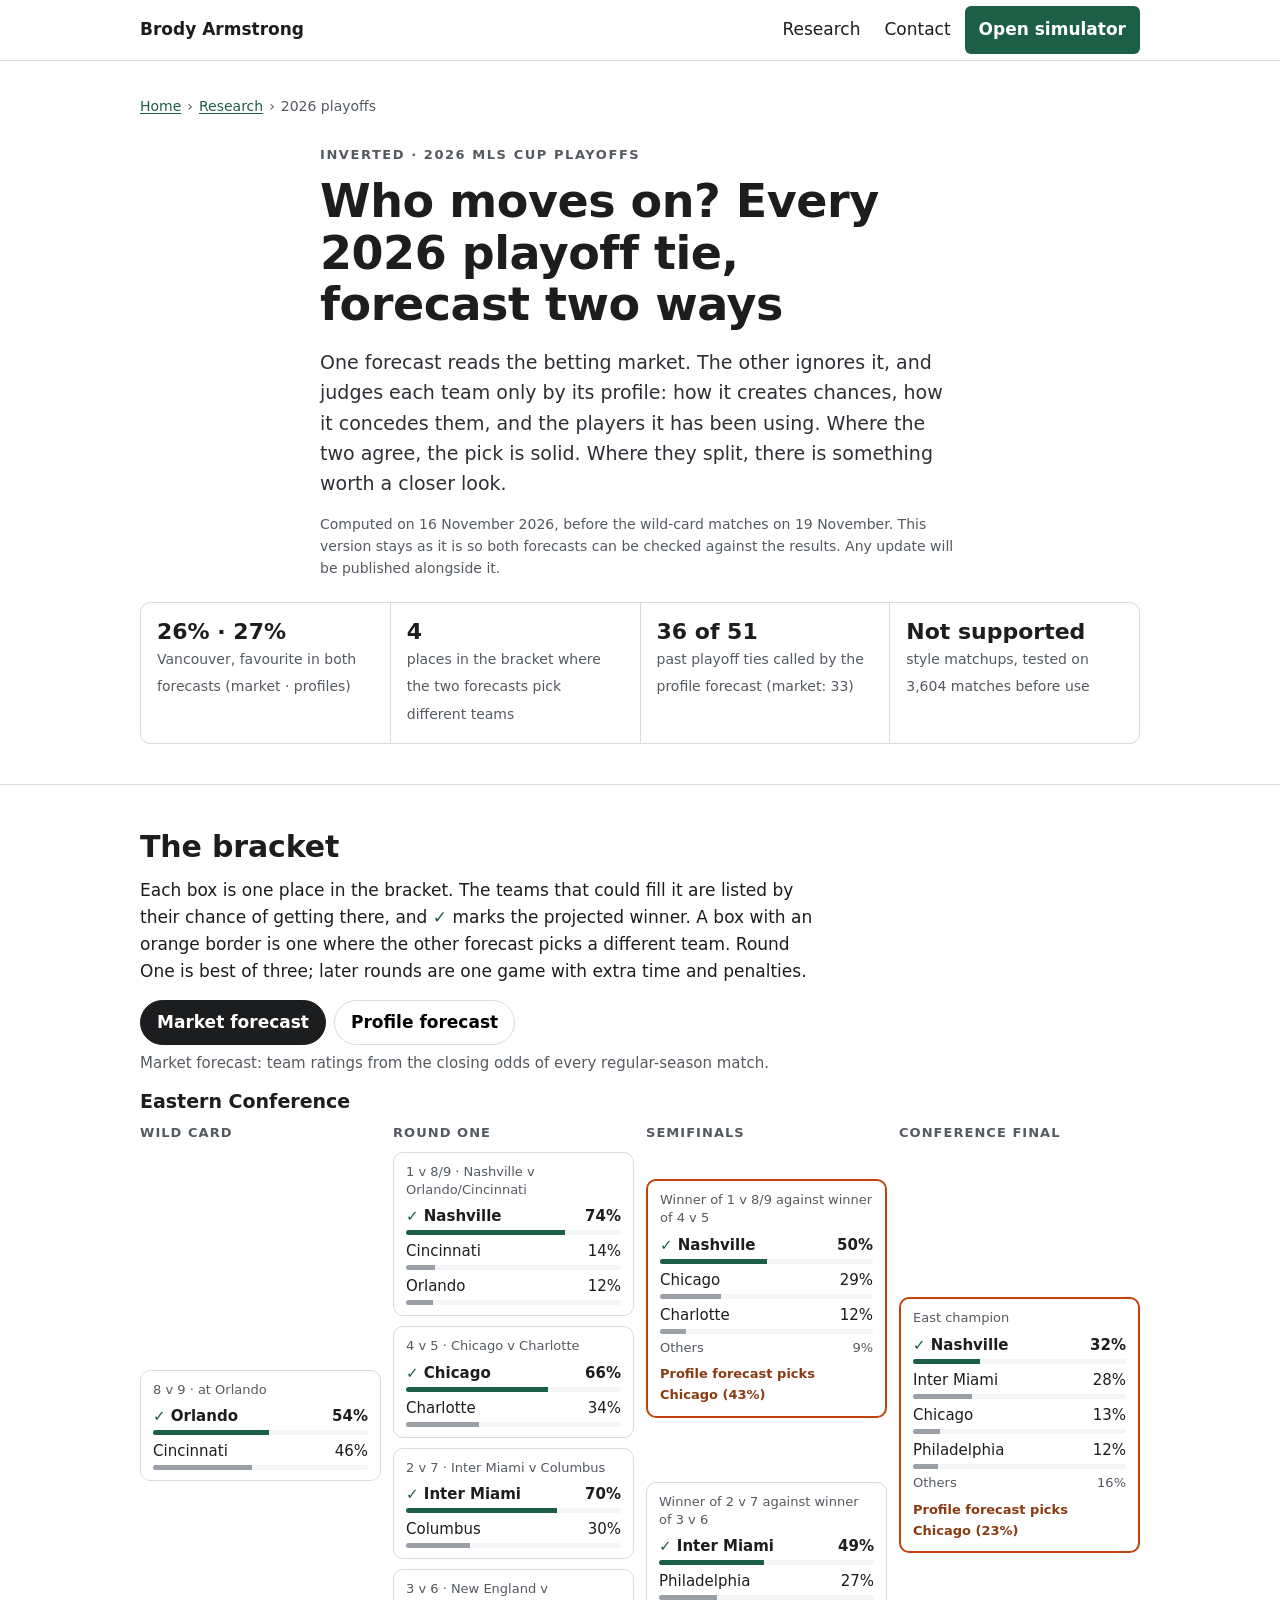
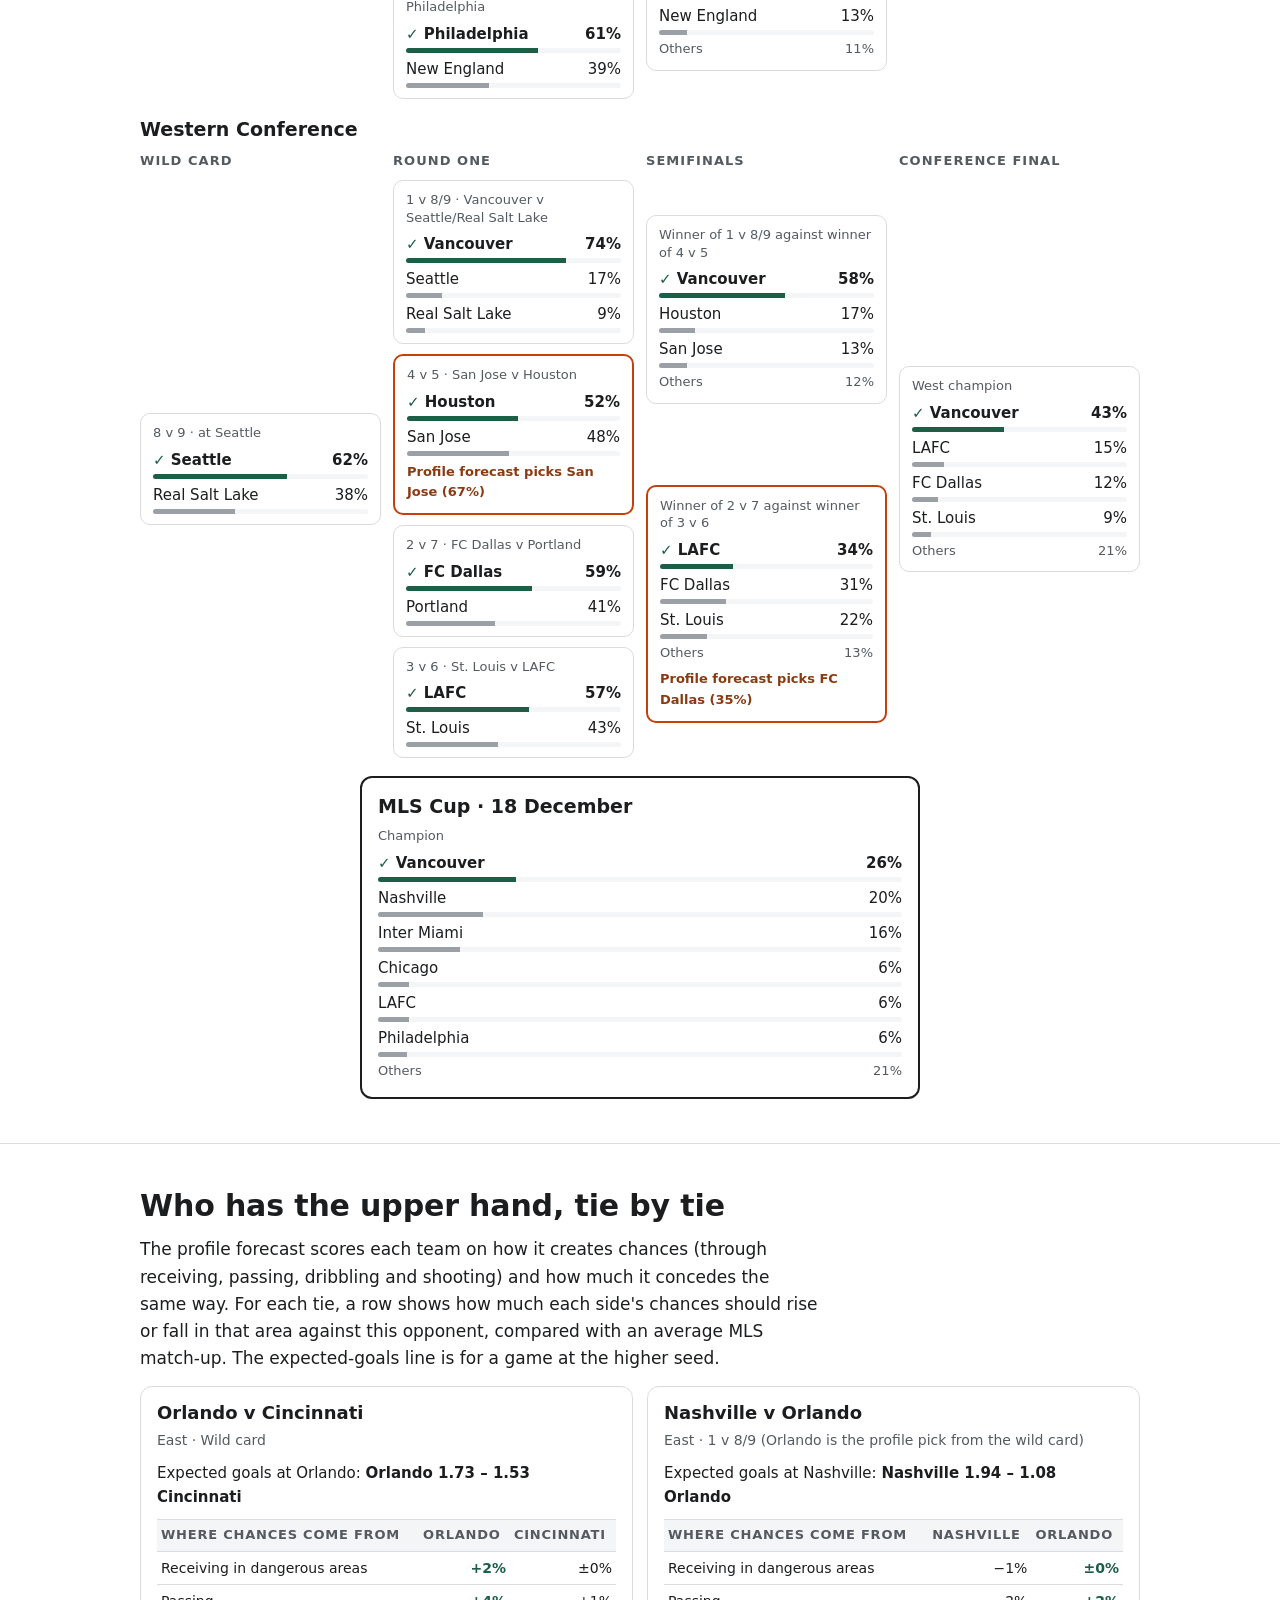
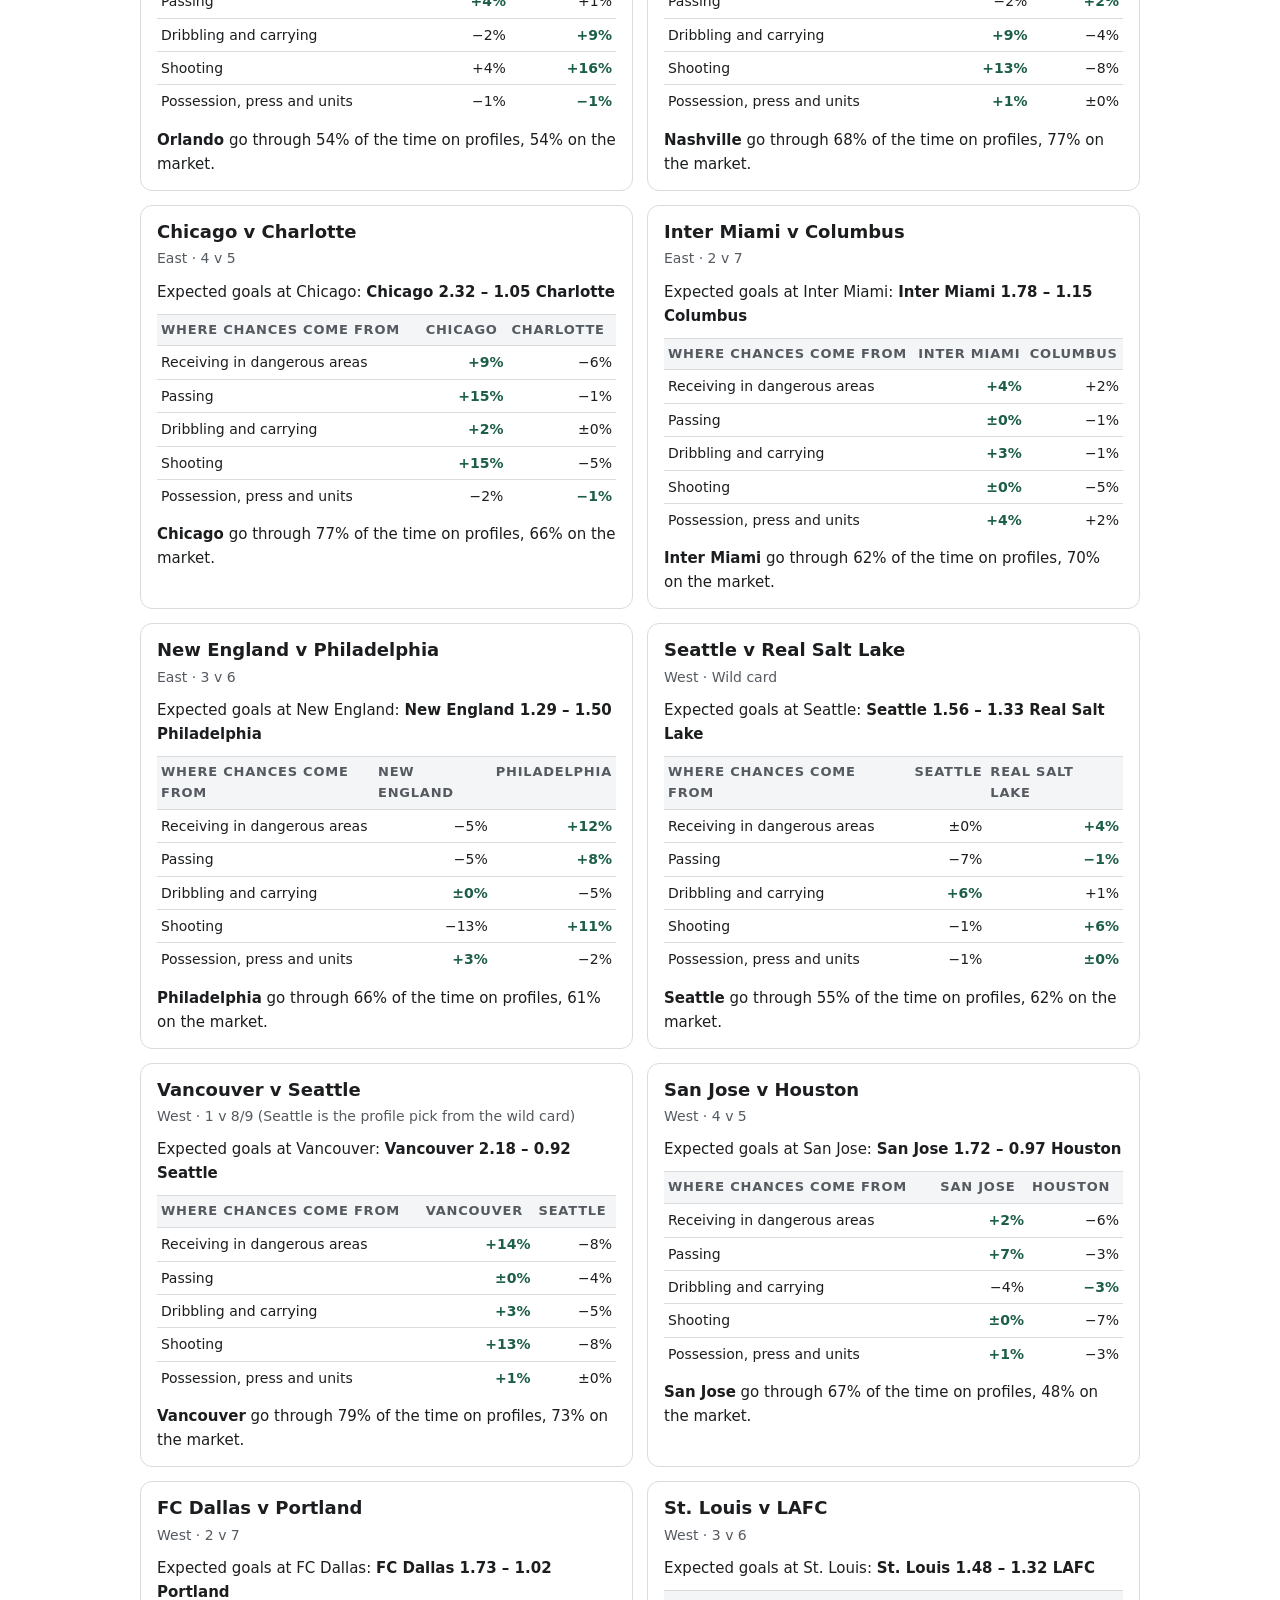
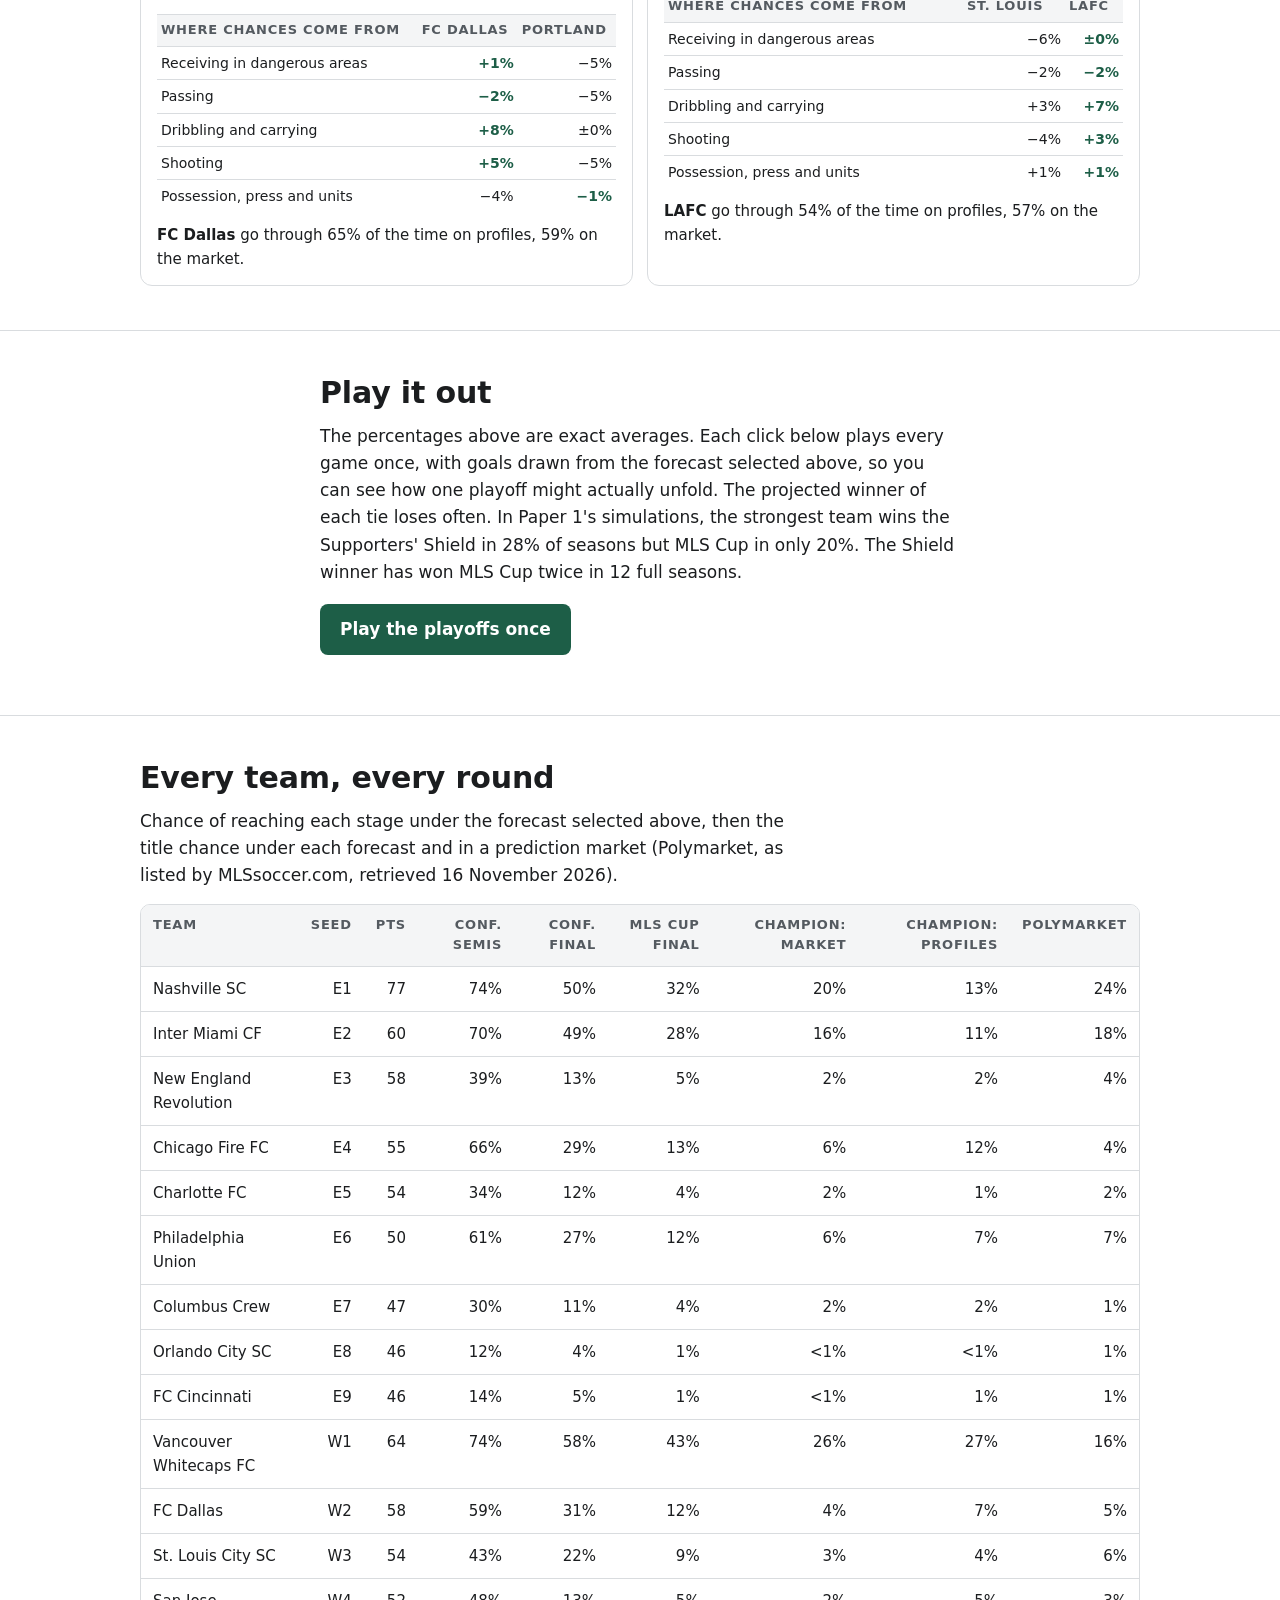
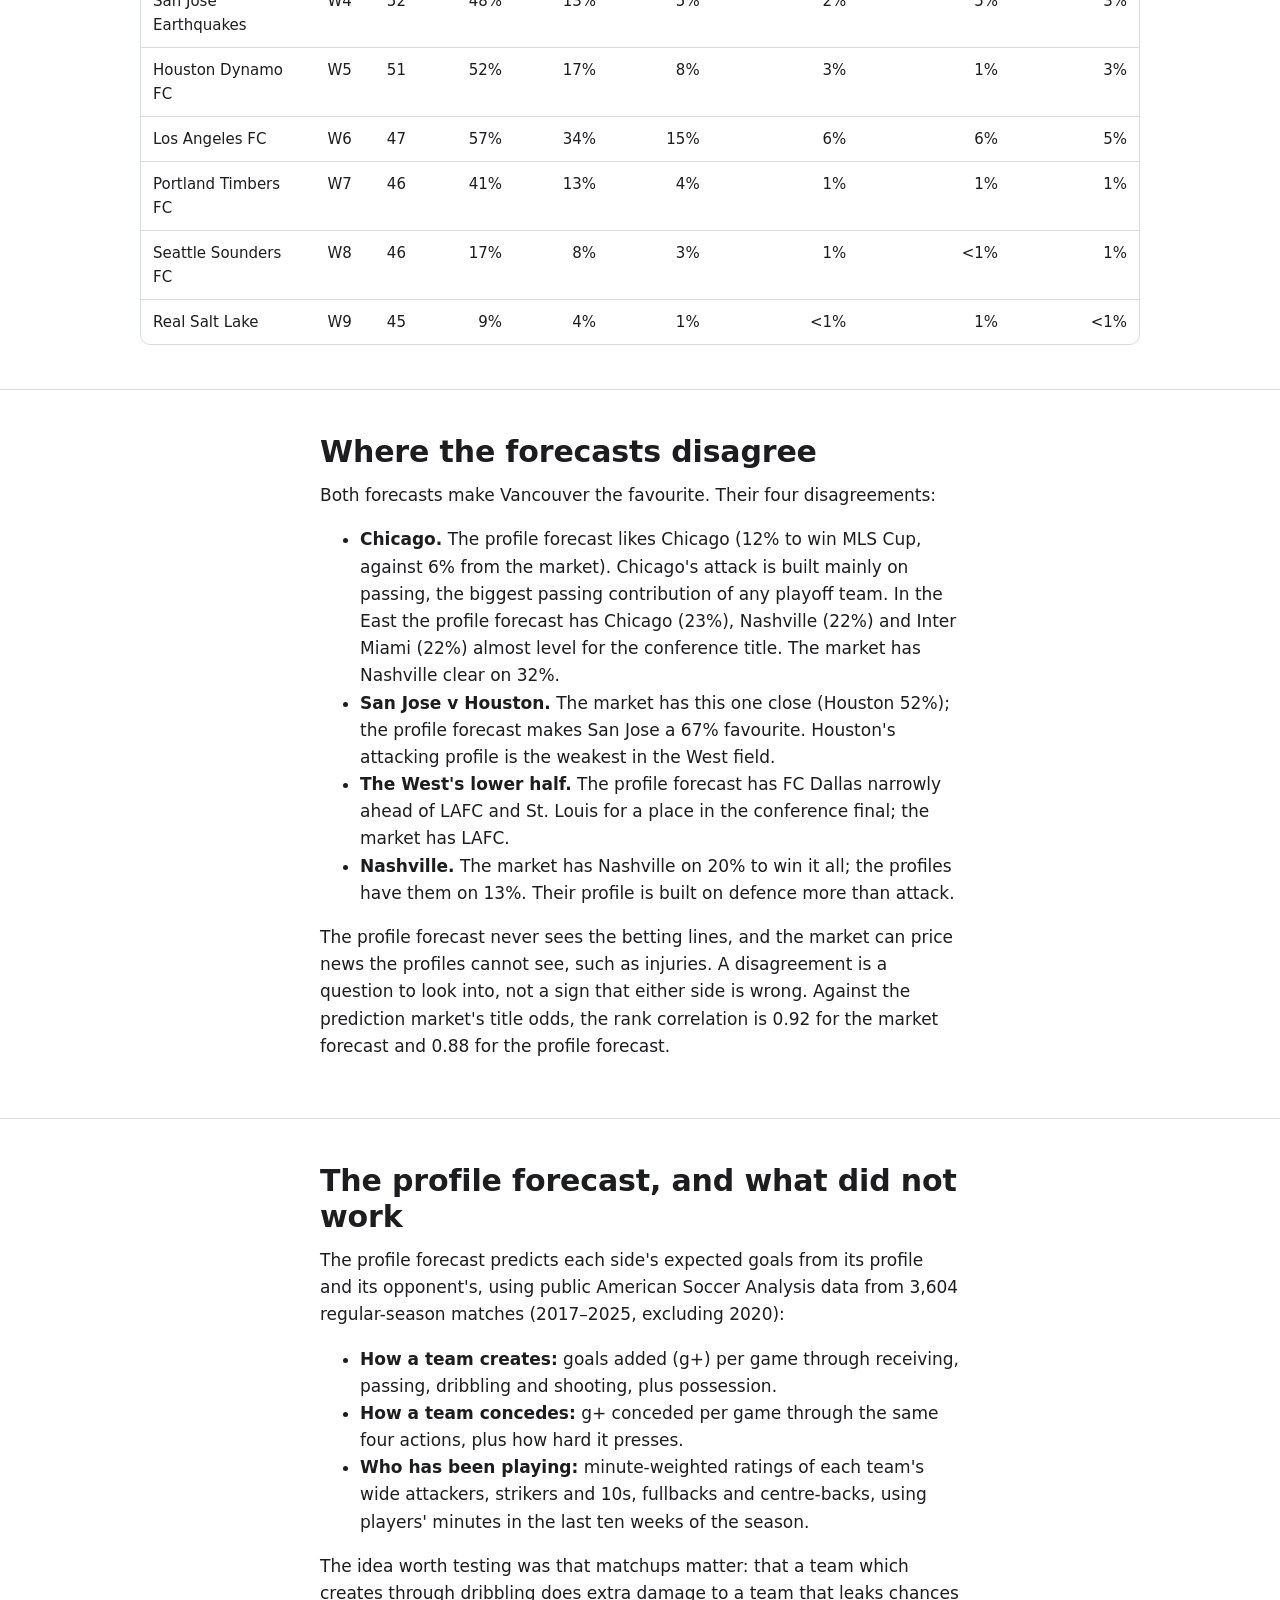
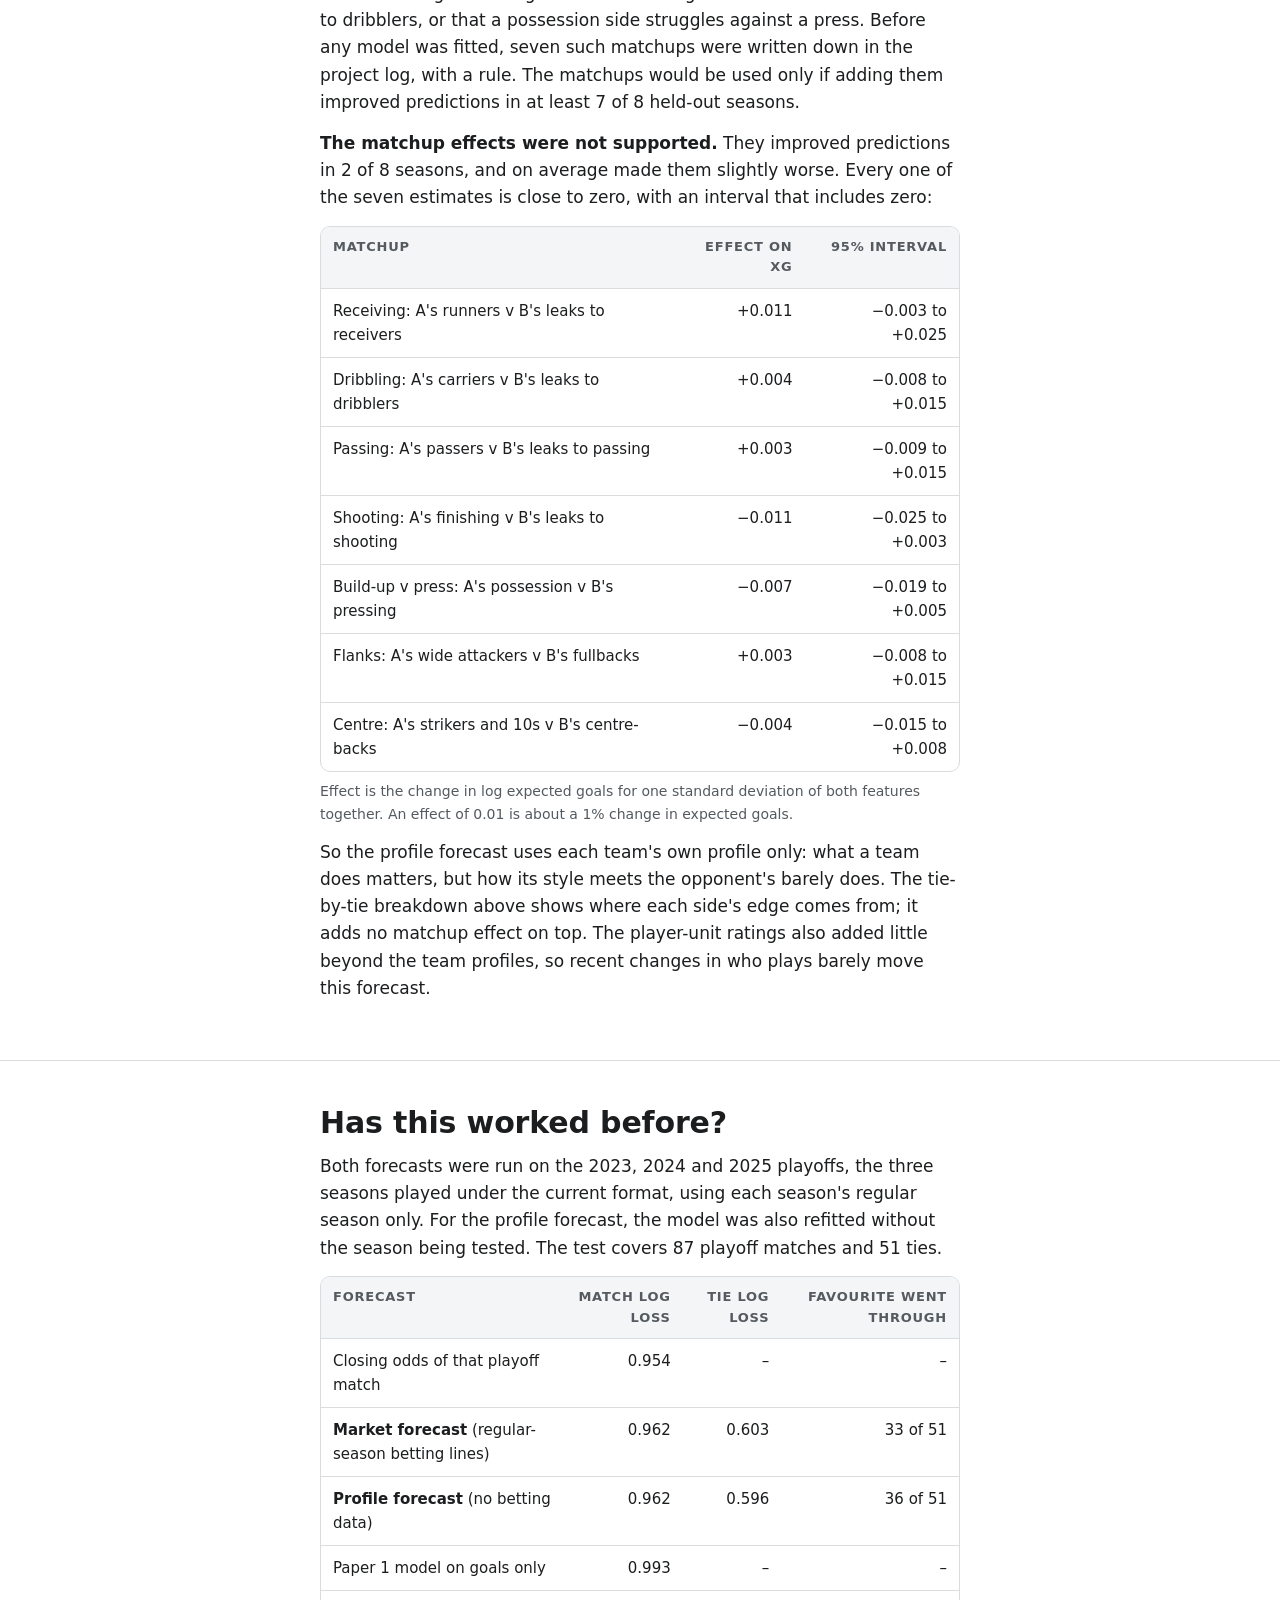
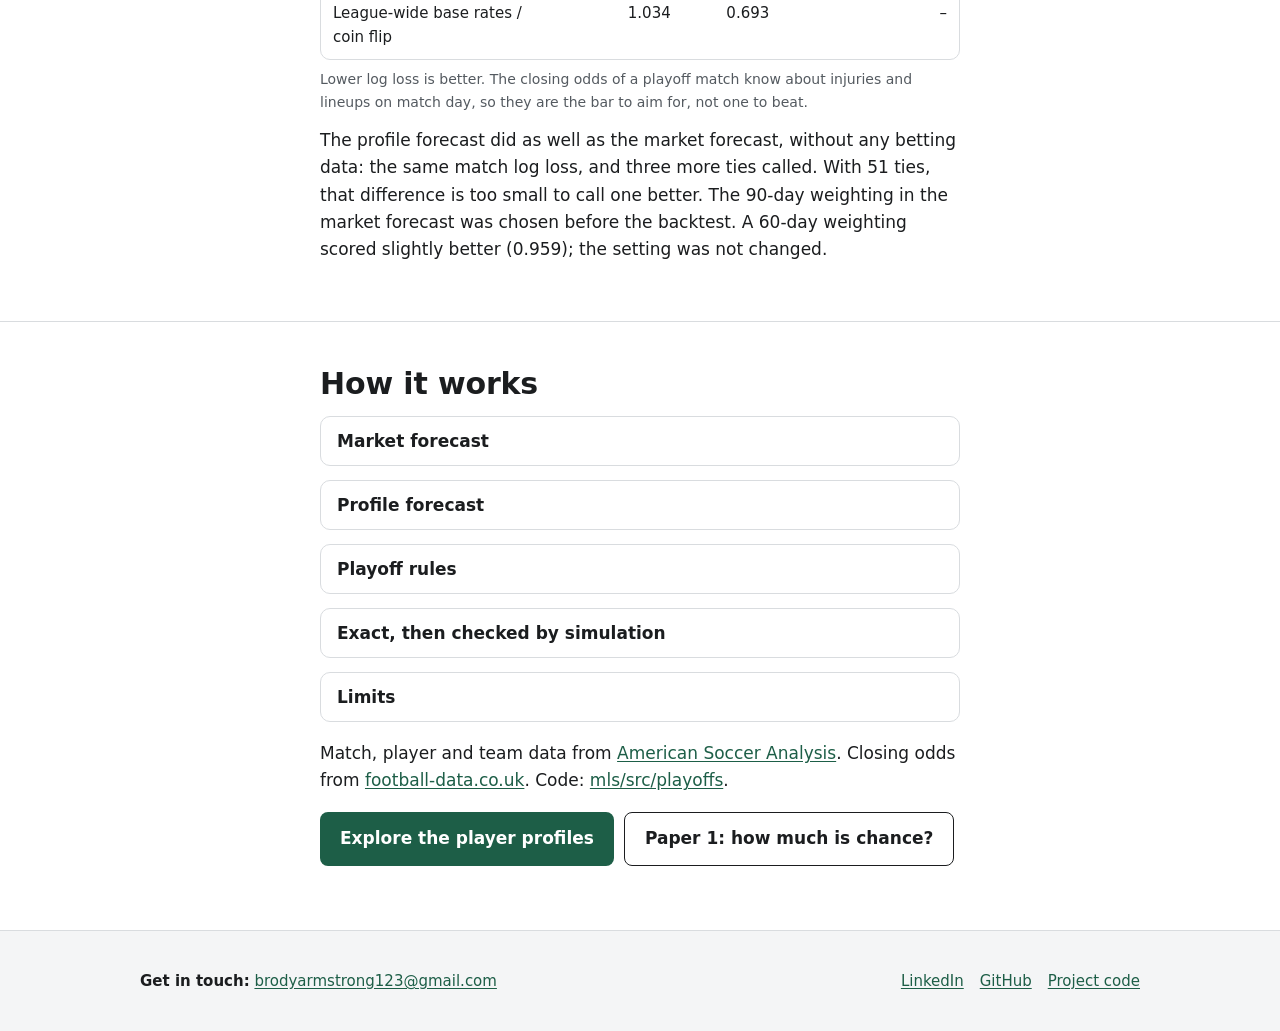
<file: inverted/playoffs/index.html>
<!doctype html>
<html lang="en">
<head>
<meta charset="utf-8">
<meta name="viewport" content="width=device-width, initial-scale=1">
<title>Who moves on? 2026 MLS Cup Playoffs forecast · Brody Armstrong</title>
<meta name="description" content="Every 2026 MLS Cup Playoffs tie forecast two ways: from betting lines, and from team and player profiles alone. Both backtested on the 2023–2025 playoffs.">
<link rel="stylesheet" href="../../assets/style.css">
<style>
.bracket{display:grid;gap:18px}
.conf h3{margin:0 0 10px}
.rounds{display:grid;gap:12px;grid-template-columns:1fr}
@media (min-width:900px){.rounds{grid-template-columns:repeat(4,minmax(0,1fr))}}
.round{display:flex;flex-direction:column;gap:8px}
.round .stack{flex:1;display:flex;flex-direction:column;gap:10px;justify-content:space-around}
.round>h4{font-size:13px;letter-spacing:.08em;text-transform:uppercase;color:var(--muted);margin:0;font-weight:600}
.slot{border:1px solid var(--line);border-radius:10px;padding:10px 12px;background:#fff}
.slot.split{border-color:#c2410c;border-width:2px}
.slot .lab{font-size:13px;color:var(--muted);margin:0 0 6px;line-height:1.35}
.slot .other{font-size:13px;color:#8a3b12;margin:6px 0 0;font-weight:600}
.slot ol{list-style:none;margin:0;padding:0;display:grid;gap:4px}
.slot li{display:grid;grid-template-columns:minmax(0,1fr) auto;gap:2px 8px;font-size:15px;align-items:center}
.slot li .bar{grid-column:1 / -1;height:5px;background:var(--soft);border-radius:3px;overflow:hidden}
.slot li .bar i{display:block;height:100%;background:#9aa0a6}
.slot li.pick{font-weight:650}
.slot li.pick .bar i{background:var(--accent)}
.slot li .p{font-variant-numeric:tabular-nums}
.slot li.rest{color:var(--muted);font-size:13px}
.cup{border:2px solid var(--ink);border-radius:12px;padding:16px;max-width:560px;margin:0 auto}
.cup .slot{border:0;padding:0}
.tick{color:var(--accent);font-weight:700}
.lens{display:flex;flex-wrap:wrap;gap:8px;margin:14px 0 6px}
.lens button{font:inherit;min-height:44px;padding:8px 16px;border-radius:999px;border:1px solid var(--line);background:#fff;cursor:pointer;font-weight:600}
.lens button[aria-pressed="true"]{background:var(--ink);color:#fff;border-color:var(--ink)}
.lensnote{font-size:15px;color:var(--muted);margin:4px 0 14px}
.runs{margin-top:16px;display:grid;gap:10px}
.runs .rnd{border:1px solid var(--line);border-radius:10px;padding:10px 14px}
.runs .rnd h4{margin:0 0 6px;font-size:13px;letter-spacing:.08em;text-transform:uppercase;color:var(--muted)}
.runs ul{margin:0;padding-left:18px;font-size:15px}
.runs .champ{font-size:19px;font-weight:650;margin:0}
.upset{color:#8a3b12;font-weight:600}
button.btn{font:inherit;font-weight:650;border:0;cursor:pointer}
.mcards{display:grid;gap:14px;grid-template-columns:1fr}
@media (min-width:900px){.mcards{grid-template-columns:repeat(2,minmax(0,1fr))}}
.mcard{border:1px solid var(--line);border-radius:12px;padding:14px 16px;background:#fff}
.mcard h3{margin:0 0 4px;font-size:18px}
.mcard .sub{font-size:14px;color:var(--muted);margin:0 0 10px}
.mcard .xg{font-size:15px;margin:0 0 10px}
.edges{width:100%;border-collapse:collapse;font-size:14px}
.edges th,.edges td{padding:5px 4px;border-top:1px solid var(--line);text-align:left}
.edges th{font-weight:600;color:var(--muted);font-size:13px}
.edges td.n{text-align:right;font-variant-numeric:tabular-nums;white-space:nowrap}
.edges td.win{font-weight:700;color:var(--accent)}
.mcard .verdict{margin:10px 0 0;font-size:15px}
</style>
</head>
<body>
<a class="skip" href="#main">Skip to content</a>
<header class="site-head">
  <div class="wrap">
    <a class="brand" href="../../">Brody Armstrong</a>
    <nav class="site-nav" aria-label="Main">
      <a class="opt" href="../">Research</a>
      <a class="opt" href="../../#contact">Contact</a>
      <a class="cta" href="../simulator/">Open simulator</a>
    </nav>
  </div>
</header>

<main id="main">
<div class="wrap">
  <nav class="crumbs" aria-label="Breadcrumb"><ol><li><a href="../../">Home</a></li><li><a href="../">Research</a></li><li aria-current="page">2026 playoffs</li></ol></nav>
</div>

<section class="hero" style="padding-top:8px">
  <div class="wrap measure">
    <p class="kicker">Inverted · 2026 MLS Cup Playoffs</p>
    <h1>Who moves on? Every 2026 playoff tie, forecast two ways</h1>
    <p class="lead">One forecast reads the betting market. The other ignores it, and judges each team only by its profile: how it creates chances, how it concedes them, and the players it has been using. Where the two agree, the pick is solid. Where they split, there is something worth a closer look.</p>
    <p class="small">Computed on 16 November 2026, before the wild-card matches on 19 November. This version stays as it is so both forecasts can be checked against the results. Any update will be published alongside it.</p>
  </div>
  <div class="wrap" style="margin-top:22px">
    <ul class="facts">
      <li><strong>26% · 27%</strong><span>Vancouver, favourite in both forecasts (market · profiles)</span></li>
      <li><strong>4</strong><span>places in the bracket where the two forecasts pick different teams</span></li>
      <li><strong>36 of 51</strong><span>past playoff ties called by the profile forecast (market: 33)</span></li>
      <li><strong>Not supported</strong><span>style matchups, tested on 3,604 matches before use</span></li>
    </ul>
  </div>
</section>

<section aria-labelledby="bracket-h">
  <div class="wrap">
    <h2 id="bracket-h">The bracket</h2>
    <p class="measure">Each box is one place in the bracket. The teams that could fill it are listed by their chance of getting there, and <span class="tick">✓</span> marks the projected winner. A box with an orange border is one where the other forecast picks a different team. Round One is best of three; later rounds are one game with extra time and penalties.</p>
    <div class="lens" role="group" aria-label="Choose forecast">
      <button type="button" data-lens="market" aria-pressed="true">Market forecast</button>
      <button type="button" data-lens="profile" aria-pressed="false">Profile forecast</button>
    </div>
    <p class="lensnote" id="lensnote"></p>
    <div class="bracket" id="bracket"></div>
    <div class="cup" id="cup" style="margin-top:18px"></div>
  </div>
</section>

<section aria-labelledby="mu-h">
  <div class="wrap">
    <h2 id="mu-h">Who has the upper hand, tie by tie</h2>
    <p class="measure">The profile forecast scores each team on how it creates chances (through receiving, passing, dribbling and shooting) and how much it concedes the same way. For each tie, a row shows how much each side's chances should rise or fall in that area against this opponent, compared with an average MLS match-up. The expected-goals line is for a game at the higher seed.</p>
    <div class="mcards" id="mcards"></div>
  </div>
</section>

<section aria-labelledby="play-h">
  <div class="wrap measure">
    <h2 id="play-h">Play it out</h2>
    <p>The percentages above are exact averages. Each click below plays every game once, with goals drawn from the forecast selected above, so you can see how one playoff might actually unfold. The projected winner of each tie loses often. In Paper 1's simulations, the strongest team wins the Supporters' Shield in 28% of seasons but MLS Cup in only 20%. The Shield winner has won MLS Cup twice in 12 full seasons.</p>
    <div class="actions"><button class="btn" id="play" type="button">Play the playoffs once</button></div>
    <p class="small" id="tally" aria-live="polite" style="margin-top:12px"></p>
    <div class="runs" id="run" aria-live="polite"></div>
  </div>
</section>

<section aria-labelledby="table-h">
  <div class="wrap">
    <h2 id="table-h">Every team, every round</h2>
    <p class="measure">Chance of reaching each stage under the forecast selected above, then the title chance under each forecast and in a prediction market (Polymarket, as listed by MLSsoccer.com, retrieved 16 November 2026).</p>
    <div class="tablebox">
      <table>
        <thead><tr><th scope="col">Team</th><th scope="col" class="num">Seed</th><th scope="col" class="num">Pts</th><th scope="col" class="num">Conf. semis</th><th scope="col" class="num">Conf. final</th><th scope="col" class="num">MLS Cup final</th><th scope="col" class="num">Champion: market</th><th scope="col" class="num">Champion: profiles</th><th scope="col" class="num">Polymarket</th></tr></thead>
        <tbody id="tbody"></tbody>
      </table>
    </div>
  </div>
</section>

<section aria-labelledby="gap-h">
  <div class="wrap measure">
    <h2 id="gap-h">Where the forecasts disagree</h2>
    <p>Both forecasts make Vancouver the favourite. Their four disagreements:</p>
    <ul>
      <li><strong>Chicago.</strong> The profile forecast likes Chicago (12% to win MLS Cup, against 6% from the market). Chicago's attack is built mainly on passing, the biggest passing contribution of any playoff team. In the East the profile forecast has Chicago (23%), Nashville (22%) and Inter Miami (22%) almost level for the conference title. The market has Nashville clear on 32%.</li>
      <li><strong>San Jose v Houston.</strong> The market has this one close (Houston 52%); the profile forecast makes San Jose a 67% favourite. Houston's attacking profile is the weakest in the West field.</li>
      <li><strong>The West's lower half.</strong> The profile forecast has FC Dallas narrowly ahead of LAFC and St. Louis for a place in the conference final; the market has LAFC.</li>
      <li><strong>Nashville.</strong> The market has Nashville on 20% to win it all; the profiles have them on 13%. Their profile is built on defence more than attack.</li>
    </ul>
    <p>The profile forecast never sees the betting lines, and the market can price news the profiles cannot see, such as injuries. A disagreement is a question to look into, not a sign that either side is wrong. Against the prediction market's title odds, the rank correlation is 0.92 for the market forecast and 0.88 for the profile forecast.</p>
  </div>
</section>

<section aria-labelledby="pf-h">
  <div class="wrap measure">
    <h2 id="pf-h">The profile forecast, and what did not work</h2>
    <p>The profile forecast predicts each side's expected goals from its profile and its opponent's, using public American Soccer Analysis data from 3,604 regular-season matches (2017–2025, excluding 2020):</p>
    <ul>
      <li><strong>How a team creates:</strong> goals added (g+) per game through receiving, passing, dribbling and shooting, plus possession.</li>
      <li><strong>How a team concedes:</strong> g+ conceded per game through the same four actions, plus how hard it presses.</li>
      <li><strong>Who has been playing:</strong> minute-weighted ratings of each team's wide attackers, strikers and 10s, fullbacks and centre-backs, using players' minutes in the last ten weeks of the season.</li>
    </ul>
    <p>The idea worth testing was that matchups matter: that a team which creates through dribbling does extra damage to a team that leaks chances to dribblers, or that a possession side struggles against a press. Before any model was fitted, seven such matchups were written down in the project log, with a rule. The matchups would be used only if adding them improved predictions in at least 7 of 8 held-out seasons.</p>
    <p><strong>The matchup effects were not supported.</strong> They improved predictions in 2 of 8 seasons, and on average made them slightly worse. Every one of the seven estimates is close to zero, with an interval that includes zero:</p>
    <div class="tablebox">
      <table>
        <thead><tr><th scope="col">Matchup</th><th scope="col" class="num">Effect on xG</th><th scope="col" class="num">95% interval</th></tr></thead>
        <tbody id="hyp"></tbody>
      </table>
    </div>
    <p class="small" style="margin-top:8px">Effect is the change in log expected goals for one standard deviation of both features together. An effect of 0.01 is about a 1% change in expected goals.</p>
    <p>So the profile forecast uses each team's own profile only: what a team does matters, but how its style meets the opponent's barely does. The tie-by-tie breakdown above shows where each side's edge comes from; it adds no matchup effect on top. The player-unit ratings also added little beyond the team profiles, so recent changes in who plays barely move this forecast.</p>
  </div>
</section>

<section aria-labelledby="bt-h">
  <div class="wrap measure">
    <h2 id="bt-h">Has this worked before?</h2>
    <p>Both forecasts were run on the 2023, 2024 and 2025 playoffs, the three seasons played under the current format, using each season's regular season only. For the profile forecast, the model was also refitted without the season being tested. The test covers 87 playoff matches and 51 ties.</p>
    <div class="tablebox">
      <table>
        <thead><tr><th scope="col">Forecast</th><th scope="col" class="num">Match log loss</th><th scope="col" class="num">Tie log loss</th><th scope="col" class="num">Favourite went through</th></tr></thead>
        <tbody>
          <tr><td>Closing odds of that playoff match</td><td class="num">0.954</td><td class="num">–</td><td class="num">–</td></tr>
          <tr><td><strong>Market forecast</strong> (regular-season betting lines)</td><td class="num">0.962</td><td class="num">0.603</td><td class="num">33 of 51</td></tr>
          <tr><td><strong>Profile forecast</strong> (no betting data)</td><td class="num">0.962</td><td class="num">0.596</td><td class="num">36 of 51</td></tr>
          <tr><td>Paper 1 model on goals only</td><td class="num">0.993</td><td class="num">–</td><td class="num">–</td></tr>
          <tr><td>League-wide base rates / coin flip</td><td class="num">1.034</td><td class="num">0.693</td><td class="num">–</td></tr>
        </tbody>
      </table>
    </div>
    <p class="small" style="margin-top:8px">Lower log loss is better. The closing odds of a playoff match know about injuries and lineups on match day, so they are the bar to aim for, not one to beat.</p>
    <p>The profile forecast did as well as the market forecast, without any betting data: the same match log loss, and three more ties called. With 51 ties, that difference is too small to call one better. The 90-day weighting in the market forecast was chosen before the backtest. A 60-day weighting scored slightly better (0.959); the setting was not changed.</p>
  </div>
</section>

<section aria-labelledby="how-h">
  <div class="wrap measure">
    <h2 id="how-h">How it works</h2>
    <details>
      <summary>Market forecast</summary>
      <p>Each regular-season match's closing odds (Pinnacle, or the market average where Pinnacle is missing, with the bookmaker margin removed) are turned into an expected number of goals for each side. A least-squares fit then gives every club an attack and a defence rating plus a league-wide home advantage, with recent matches weighted more (90-day half-life). This is the same scoring model as Paper 1 and the same conversion from odds as Paper 2. Home teams score about 1.32 times as many goals as they would on neutral ground. The fit is repeated on 200 resamples of the season's matches, and the probabilities are averaged over them.</p>
    </details>
    <details>
      <summary>Profile forecast</summary>
      <p>A Poisson regression of each side's match xG on its attacking profile and its opponent's defensive profile, with all features standardised within each season. The 2026 forecast uses the 2026 regular-season profiles. Uncertainty comes from 200 draws of the model's coefficients, and both forecasts use the same bracket engine.</p>
    </details>
    <details>
      <summary>Playoff rules</summary>
      <ul>
        <li>Wild card (8 v 9): one game at the 8 seed. A draw after 90 minutes goes straight to penalties.</li>
        <li>Round One: best of three, at the higher seed, then the lower seed, then the higher seed. Every drawn game goes to penalties.</li>
        <li>Conference semifinals and finals: one game at the higher seed, with 30 minutes of extra time, then penalties.</li>
        <li>MLS Cup: one game hosted by the finalist with the better regular-season record.</li>
      </ul>
      <p>Extra time is scored at a third of the 90-minute rate. Penalty shootouts are treated as 50/50.</p>
    </details>
    <details>
      <summary>Exact, then checked by simulation</summary>
      <p>The bracket probabilities are calculated exactly for each set of ratings. The page's "play it out" engine was then run on 400,000 random brackets, and every probability matched the exact value to within 0.2 percentage points.</p>
    </details>
    <details>
      <summary>Limits</summary>
      <ul>
        <li><strong>Who is available.</strong> Neither forecast sees injuries, suspensions or call-ups. Paper 2's absence study found that losing a team's best player costs far more than losing a depth player, so a missing star matters most.</li>
        <li><strong>Shootouts</strong> are treated as coin flips, and every club gets the same home advantage.</li>
        <li><strong>Built on the market.</strong> The market forecast's ratings come from betting lines, so it is calibrated against the market rather than independent of it. The profile forecast is the independent one.</li>
      </ul>
    </details>
    <p style="margin-top:18px">Match, player and team data from <a href="https://www.americansocceranalysis.com/">American Soccer Analysis</a>. Closing odds from <a href="https://www.football-data.co.uk/">football-data.co.uk</a>. Code: <a href="https://github.com/brody-armstrong/inverted/tree/main/mls/src/playoffs">mls/src/playoffs</a>.</p>
    <div class="actions">
      <a class="btn" href="../profiles/">Explore the player profiles</a>
      <a class="btn ghost" href="../random/">Paper 1: how much is chance?</a>
    </div>
  </div>
</section>
</main>

<footer class="site-foot">
  <div class="wrap">
    <p style="margin:0"><strong>Get in touch:</strong> <a href="mailto:brodyarmstrong123@gmail.com">brodyarmstrong123@gmail.com</a></p>
    <nav aria-label="Elsewhere">
      <a href="https://www.linkedin.com/in/brody-armstrong-0a905b2a8">LinkedIn</a>
      <a href="https://github.com/brody-armstrong">GitHub</a>
      <a href="https://github.com/brody-armstrong/inverted">Project code</a>
    </nav>
  </div>
</footer>

<script>
const DATA = {"teams":{"SJE":{"name":"San Jose Earthquakes","short":"San Jose","w":14,"d":10,"l":10,"pts":52,"gf":57,"ga":51},"NER":{"name":"New England Revolution","short":"New England","w":18,"d":4,"l":12,"pts":58,"gf":55,"ga":47},"PHI":{"name":"Philadelphia Union","short":"Philadelphia","w":14,"d":8,"l":12,"pts":50,"gf":66,"ga":52},"CLT":{"name":"Charlotte FC","short":"Charlotte","w":15,"d":9,"l":10,"pts":54,"gf":66,"ga":51},"CIN":{"name":"FC Cincinnati","short":"Cincinnati","w":12,"d":10,"l":12,"pts":46,"gf":67,"ga":75},"POR":{"name":"Portland Timbers FC","short":"Portland","w":13,"d":7,"l":14,"pts":46,"gf":62,"ga":61},"CHI":{"name":"Chicago Fire FC","short":"Chicago","w":16,"d":7,"l":11,"pts":55,"gf":64,"ga":54},"HOU":{"name":"Houston Dynamo FC","short":"Houston","w":14,"d":9,"l":11,"pts":51,"gf":43,"ga":43},"RSL":{"name":"Real Salt Lake","short":"Real Salt Lake","w":13,"d":6,"l":15,"pts":45,"gf":53,"ga":52},"LAFC":{"name":"Los Angeles FC","short":"LAFC","w":12,"d":11,"l":11,"pts":47,"gf":52,"ga":40},"SEA":{"name":"Seattle Sounders FC","short":"Seattle","w":12,"d":10,"l":12,"pts":46,"gf":44,"ga":46},"ORL":{"name":"Orlando City SC","short":"Orlando","w":13,"d":7,"l":14,"pts":46,"gf":63,"ga":78},"VAN":{"name":"Vancouver Whitecaps FC","short":"Vancouver","w":19,"d":7,"l":8,"pts":64,"gf":74,"ga":34},"FCD":{"name":"FC Dallas","short":"FC Dallas","w":16,"d":10,"l":8,"pts":58,"gf":62,"ga":51},"CLB":{"name":"Columbus Crew","short":"Columbus","w":14,"d":5,"l":15,"pts":47,"gf":59,"ga":52},"NSH":{"name":"Nashville SC","short":"Nashville","w":23,"d":8,"l":3,"pts":77,"gf":71,"ga":25},"STL":{"name":"St. Louis City SC","short":"St. Louis","w":15,"d":9,"l":10,"pts":54,"gf":59,"ga":48},"MIA":{"name":"Inter Miami CF","short":"Inter Miami","w":16,"d":12,"l":6,"pts":60,"gf":80,"ga":59}},"seeds":{"East":["NSH","MIA","NER","CHI","CLT","PHI","CLB","ORL","CIN"],"West":["VAN","FCD","STL","SJE","HOU","LAFC","POR","SEA","RSL"]},"market":{"NSH":24,"MIA":18,"VAN":16,"PHI":7,"STL":6,"FCD":5,"LAFC":5,"CHI":4,"NER":4,"HOU":3,"SJE":3,"CLT":2,"CLB":1,"POR":1,"CIN":1,"ORL":1,"SEA":1,"RSL":0.5},"lenses":{"market":{"probs":{"NSH":{"r1":1.0,"sf":0.7399,"cf":0.504,"final":0.3154,"champ":0.1999,"lo":0.1799,"hi":0.2204,"dc":0.2853},"MIA":{"r1":1.0,"sf":0.7012,"cf":0.4869,"final":0.2755,"champ":0.1568,"lo":0.1417,"hi":0.1724,"dc":0.0757},"NER":{"r1":1.0,"sf":0.3872,"cf":0.1283,"final":0.0527,"champ":0.022,"lo":0.0187,"hi":0.0258,"dc":0.052},"CHI":{"r1":1.0,"sf":0.6616,"cf":0.288,"final":0.1271,"champ":0.0599,"lo":0.053,"hi":0.0665,"dc":0.041},"CLT":{"r1":1.0,"sf":0.3384,"cf":0.121,"final":0.0433,"champ":0.017,"lo":0.0147,"hi":0.0193,"dc":0.039},"PHI":{"r1":1.0,"sf":0.6128,"cf":0.2713,"final":0.1194,"champ":0.0551,"lo":0.0482,"hi":0.0628,"dc":0.0359},"CLB":{"r1":1.0,"sf":0.2988,"cf":0.1135,"final":0.0426,"champ":0.0169,"lo":0.0145,"hi":0.0193,"dc":0.0239},"ORL":{"r1":0.5407,"sf":0.124,"cf":0.0377,"final":0.0092,"champ":0.0026,"lo":0.002,"hi":0.0031,"dc":0.0028},"CIN":{"r1":0.4593,"sf":0.1361,"cf":0.0493,"final":0.0148,"champ":0.0048,"lo":0.004,"hi":0.0056,"dc":0.0025},"VAN":{"r1":1.0,"sf":0.7449,"cf":0.5848,"final":0.4295,"champ":0.2631,"lo":0.2395,"hi":0.2869,"dc":0.1886},"FCD":{"r1":1.0,"sf":0.5862,"cf":0.3096,"final":0.1203,"champ":0.0444,"lo":0.039,"hi":0.0499,"dc":0.0656},"STL":{"r1":1.0,"sf":0.4284,"cf":0.2212,"final":0.0898,"champ":0.0318,"lo":0.0251,"hi":0.0382,"dc":0.0442},"SJE":{"r1":1.0,"sf":0.481,"cf":0.1313,"final":0.0531,"champ":0.0152,"lo":0.0131,"hi":0.0172,"dc":0.036},"HOU":{"r1":1.0,"sf":0.519,"cf":0.1677,"final":0.0764,"champ":0.0259,"lo":0.0223,"hi":0.0293,"dc":0.0347},"LAFC":{"r1":1.0,"sf":0.5716,"cf":0.3435,"final":0.1475,"champ":0.0598,"lo":0.0525,"hi":0.0677,"dc":0.0411},"POR":{"r1":1.0,"sf":0.4138,"cf":0.1257,"final":0.0378,"champ":0.0103,"lo":0.0082,"hi":0.0126,"dc":0.0152},"SEA":{"r1":0.6205,"sf":0.1679,"cf":0.0786,"final":0.0317,"champ":0.0107,"lo":0.0079,"hi":0.0133,"dc":0.0105},"RSL":{"r1":0.3795,"sf":0.0872,"cf":0.0376,"final":0.0138,"champ":0.0041,"lo":0.0033,"hi":0.0051,"dc":0.0061}},"draws":[{"c":0.2049,"h":0.278,"a":{"SJE":-0.0301,"NER":-0.0873,"PHI":0.1434,"CLT":-0.0056,"CIN":0.0696,"POR":0.0297,"CHI":0.1222,"HOU":-0.0758,"RSL":-0.0163,"LAFC":0.1566,"SEA":0.0926,"ORL":0.0272,"VAN":0.2776,"FCD":-0.0288,"CLB":0.025,"NSH":0.1275,"STL":0.0088,"MIA":0.3485},"d":{"SJE":-0.0726,"NER":-0.0102,"PHI":0.153,"CLT":-0.072,"CIN":-0.0323,"POR":-0.0878,"CHI":0.0705,"HOU":0.1107,"RSL":0.0182,"LAFC":0.1671,"SEA":0.0914,"ORL":-0.169,"VAN":0.2624,"FCD":0.0405,"CLB":0.0623,"NSH":0.2286,"STL":0.0544,"MIA":0.0776}},{"c":0.2111,"h":0.2822,"a":{"SJE":-0.029,"NER":-0.05,"PHI":0.1765,"CLT":-0.0358,"CIN":0.109,"POR":-0.0144,"CHI":0.1299,"HOU":-0.0982,"RSL":0.026,"LAFC":0.1356,"SEA":0.094,"ORL":0.0321,"VAN":0.2611,"FCD":-0.0256,"CLB":0.0283,"NSH":0.1715,"STL":-0.0068,"MIA":0.3318},"d":{"SJE":-0.086,"NER":0.0205,"PHI":0.1652,"CLT":-0.0254,"CIN":-0.0933,"POR":-0.0986,"CHI":0.0781,"HOU":0.1141,"RSL":0.0328,"LAFC":0.1874,"SEA":0.0581,"ORL":-0.1671,"VAN":0.2024,"FCD":0.0461,"CLB":0.0678,"NSH":0.2586,"STL":0.04,"MIA":0.0966}},{"c":0.2152,"h":0.2707,"a":{"SJE":-0.0266,"NER":-0.0279,"PHI":0.1782,"CLT":-0.0074,"CIN":0.0961,"POR":0.027,"CHI":0.1447,"HOU":-0.0677,"RSL":-0.014,"LAFC":0.141,"SEA":-0.003,"ORL":0.0298,"VAN":0.285,"FCD":-0.0282,"CLB":0.0212,"NSH":0.1319,"STL":0.0455,"MIA":0.311},"d":{"SJE":-0.0832,"NER":-0.0018,"PHI":0.154,"CLT":-0.007,"CIN":-0.0633,"POR":-0.0638,"CHI":0.0662,"HOU":0.1444,"RSL":-0.0011,"LAFC":0.2014,"SEA":0.0526,"ORL":-0.1508,"VAN":0.2112,"FCD":0.0074,"CLB":0.0667,"NSH":0.2535,"STL":0.0959,"MIA":0.0956}},{"c":0.2079,"h":0.2858,"a":{"SJE":-0.0632,"NER":-0.0352,"PHI":0.1908,"CLT":-0.0093,"CIN":0.0835,"POR":0.0493,"CHI":0.1554,"HOU":-0.1074,"RSL":-0.014,"LAFC":0.1333,"SEA":-0.003,"ORL":0.061,"VAN":0.2791,"FCD":-0.0338,"CLB":0.067,"NSH":0.1219,"STL":-0.0017,"MIA":0.3547},"d":{"SJE":-0.0957,"NER":0.0192,"PHI":0.1512,"CLT":-0.0115,"CIN":-0.0518,"POR":-0.0697,"CHI":0.091,"HOU":0.0886,"RSL":-0.0011,"LAFC":0.1638,"SEA":0.0255,"ORL":-0.1431,"VAN":0.2596,"FCD":-0.0043,"CLB":0.0986,"NSH":0.2387,"STL":0.0442,"MIA":0.0792}},{"c":0.2066,"h":0.2849,"a":{"SJE":-0.0596,"NER":-0.0181,"PHI":0.1477,"CLT":-0.0012,"CIN":0.0832,"POR":-0.0018,"CHI":0.0993,"HOU":-0.1246,"RSL":0.0162,"LAFC":0.1229,"SEA":0.0689,"ORL":0.0673,"VAN":0.2734,"FCD":-0.0232,"CLB":0.0471,"NSH":0.169,"STL":0.0398,"MIA":0.3487},"d":{"SJE":-0.0939,"NER":0.0456,"PHI":0.146,"CLT":-0.0286,"CIN":-0.0634,"POR":-0.0764,"CHI":0.0879,"HOU":0.077,"RSL":0.0392,"LAFC":0.1931,"SEA":0.0697,"ORL":-0.148,"VAN":0.2241,"FCD":0.0274,"CLB":0.0653,"NSH":0.3151,"STL":0.0605,"MIA":0.1059}},{"c":0.2049,"h":0.2778,"a":{"SJE":-0.0404,"NER":-0.0379,"PHI":0.117,"CLT":-0.0454,"CIN":0.1078,"POR":-0.0038,"CHI":0.1012,"HOU":-0.0989,"RSL":0.0124,"LAFC":0.1209,"SEA":0.065,"ORL":0.0261,"VAN":0.2828,"FCD":-0.0291,"CLB":0.0394,"NSH":0.1445,"STL":-0.0047,"MIA":0.3448},"d":{"SJE":-0.0888,"NER":0.0172,"PHI":0.1631,"CLT":0.0031,"CIN":-0.0727,"POR":-0.0889,"CHI":0.0633,"HOU":0.0805,"RSL":0.0203,"LAFC":0.1775,"SEA":0.0775,"ORL":-0.153,"VAN":0.1888,"FCD":0.0357,"CLB":0.1132,"NSH":0.2858,"STL":0.0432,"MIA":0.0663}},{"c":0.2067,"h":0.281,"a":{"SJE":-0.0495,"NER":-0.023,"PHI":0.1305,"CLT":-0.0109,"CIN":0.1184,"POR":-0.0256,"CHI":0.147,"HOU":-0.1092,"RSL":-0.0192,"LAFC":0.1478,"SEA":0.0342,"ORL":0.0514,"VAN":0.2998,"FCD":-0.0127,"CLB":0.0366,"NSH":0.1419,"STL":0.0008,"MIA":0.3453},"d":{"SJE":-0.1101,"NER":0.0197,"PHI":0.1708,"CLT":0.0517,"CIN":-0.0415,"POR":-0.1118,"CHI":0.0776,"HOU":0.1091,"RSL":0.0353,"LAFC":0.1651,"SEA":0.036,"ORL":-0.1749,"VAN":0.2329,"FCD":0.0294,"CLB":0.1075,"NSH":0.2624,"STL":0.0314,"MIA":0.0624}},{"c":0.2058,"h":0.2936,"a":{"SJE":-0.0494,"NER":-0.037,"PHI":0.1617,"CLT":0.0059,"CIN":0.0454,"POR":-0.0346,"CHI":0.1307,"HOU":-0.1013,"RSL":0.0153,"LAFC":0.1293,"SEA":0.0757,"ORL":0.0573,"VAN":0.2912,"FCD":-0.0128,"CLB":0.0464,"NSH":0.1299,"STL":0.001,"MIA":0.3475},"d":{"SJE":-0.1228,"NER":0.0193,"PHI":0.122,"CLT":-0.0484,"CIN":-0.0523,"POR":-0.117,"CHI":0.0749,"HOU":0.0938,"RSL":0.0198,"LAFC":0.1429,"SEA":0.0818,"ORL":-0.1246,"VAN":0.2129,"FCD":0.0421,"CLB":0.0791,"NSH":0.2924,"STL":0.0506,"MIA":0.1036}},{"c":0.205,"h":0.2892,"a":{"SJE":-0.043,"NER":-0.0571,"PHI":0.1416,"CLT":-0.0125,"CIN":0.1146,"POR":-0.0407,"CHI":0.1128,"HOU":-0.0933,"RSL":-0.0115,"LAFC":0.1495,"SEA":0.0839,"ORL":0.049,"VAN":0.2915,"FCD":-0.0132,"CLB":0.0385,"NSH":0.1235,"STL":0.0241,"MIA":0.3275},"d":{"SJE":-0.1208,"NER":0.0111,"PHI":0.1456,"CLT":-0.0303,"CIN":-0.031,"POR":-0.1051,"CHI":0.0697,"HOU":0.0831,"RSL":0.0218,"LAFC":0.1496,"SEA":0.0725,"ORL":-0.1801,"VAN":0.2619,"FCD":0.014,"CLB":0.0915,"NSH":0.2623,"STL":0.0753,"MIA":0.082}},{"c":0.2041,"h":0.2822,"a":{"SJE":-0.0345,"NER":-0.0426,"PHI":0.1306,"CLT":-0.018,"CIN":0.0956,"POR":0.0074,"CHI":0.1443,"HOU":-0.1027,"RSL":0.0131,"LAFC":0.133,"SEA":0.0209,"ORL":0.0582,"VAN":0.2738,"FCD":-0.0227,"CLB":0.0282,"NSH":0.1579,"STL":0.0614,"MIA":0.3388},"d":{"SJE":-0.0816,"NER":0.0255,"PHI":0.1471,"CLT":0.0021,"CIN":-0.0237,"POR":-0.0888,"CHI":0.0972,"HOU":0.1059,"RSL":0.0461,"LAFC":0.1893,"SEA":0.0261,"ORL":-0.1618,"VAN":0.217,"FCD":-0.0068,"CLB":0.0823,"NSH":0.2583,"STL":0.0556,"MIA":0.0836}},{"c":0.2128,"h":0.2599,"a":{"SJE":-0.0233,"NER":-0.0367,"PHI":0.1125,"CLT":-0.0492,"CIN":0.1265,"POR":-0.0301,"CHI":0.1228,"HOU":-0.0702,"RSL":0.0278,"LAFC":0.1402,"SEA":0.0602,"ORL":-0.0176,"VAN":0.2943,"FCD":-0.0173,"CLB":0.0322,"NSH":0.1111,"STL":0.0208,"MIA":0.3331},"d":{"SJE":-0.0998,"NER":0.0288,"PHI":0.1334,"CLT":-0.0041,"CIN":-0.0654,"POR":-0.1142,"CHI":0.103,"HOU":0.1542,"RSL":0.0072,"LAFC":0.1844,"SEA":0.0862,"ORL":-0.1419,"VAN":0.2449,"FCD":0.0497,"CLB":0.085,"NSH":0.2488,"STL":0.0527,"MIA":0.1117}},{"c":0.2107,"h":0.2755,"a":{"SJE":-0.0349,"NER":-0.0396,"PHI":0.1738,"CLT":-0.0204,"CIN":0.0768,"POR":0.0487,"CHI":0.1075,"HOU":-0.1163,"RSL":-0.0028,"LAFC":0.154,"SEA":0.0877,"ORL":0.038,"VAN":0.2701,"FCD":-0.0214,"CLB":0.0353,"NSH":0.1322,"STL":0.0058,"MIA":0.3543},"d":{"SJE":-0.0937,"NER":-0.0071,"PHI":0.1289,"CLT":-0.0395,"CIN":-0.065,"POR":-0.0677,"CHI":0.0564,"HOU":0.1072,"RSL":0.0208,"LAFC":0.1817,"SEA":0.0887,"ORL":-0.1619,"VAN":0.2078,"FCD":0.0198,"CLB":0.0867,"NSH":0.2542,"STL":0.0705,"MIA":0.121}},{"c":0.2049,"h":0.2782,"a":{"SJE":-0.0536,"NER":-0.0594,"PHI":0.1757,"CLT":-0.0108,"CIN":0.098,"POR":0.0381,"CHI":0.1438,"HOU":-0.1001,"RSL":-0.0275,"LAFC":0.1222,"SEA":0.0394,"ORL":0.009,"VAN":0.3122,"FCD":-0.0055,"CLB":0.0679,"NSH":0.1137,"STL":-0.0457,"MIA":0.3715},"d":{"SJE":-0.0814,"NER":0.0066,"PHI":0.1546,"CLT":-0.0184,"CIN":-0.0436,"POR":-0.0716,"CHI":0.1055,"HOU":0.0854,"RSL":-0.0128,"LAFC":0.1794,"SEA":0.0321,"ORL":-0.1789,"VAN":0.2715,"FCD":0.0481,"CLB":0.0939,"NSH":0.2773,"STL":0.0184,"MIA":0.1113}},{"c":0.1994,"h":0.2963,"a":{"SJE":-0.0483,"NER":-0.0185,"PHI":0.1676,"CLT":-0.0329,"CIN":0.105,"POR":-0.0049,"CHI":0.1335,"HOU":-0.1198,"RSL":-0.0162,"LAFC":0.1644,"SEA":0.0579,"ORL":0.0566,"VAN":0.2885,"FCD":-0.0199,"CLB":0.064,"NSH":0.0805,"STL":-0.0206,"MIA":0.3526},"d":{"SJE":-0.0931,"NER":0.0239,"PHI":0.1582,"CLT":-0.0077,"CIN":-0.0542,"POR":-0.0861,"CHI":0.0543,"HOU":0.0888,"RSL":-0.0041,"LAFC":0.1575,"SEA":0.0542,"ORL":-0.1621,"VAN":0.2381,"FCD":0.0169,"CLB":0.0948,"NSH":0.2406,"STL":0.0109,"MIA":0.0676}},{"c":0.2133,"h":0.2624,"a":{"SJE":-0.0537,"NER":-0.0211,"PHI":0.1368,"CLT":-0.0065,"CIN":0.1078,"POR":0.0224,"CHI":0.1182,"HOU":-0.1306,"RSL":-0.0145,"LAFC":0.1291,"SEA":0.0761,"ORL":0.0245,"VAN":0.2844,"FCD":-0.0077,"CLB":0.0207,"NSH":0.1754,"STL":0.0019,"MIA":0.3456},"d":{"SJE":-0.0954,"NER":0.0164,"PHI":0.1556,"CLT":-0.0077,"CIN":-0.0215,"POR":-0.092,"CHI":0.0919,"HOU":0.0723,"RSL":0.0079,"LAFC":0.1966,"SEA":0.0458,"ORL":-0.1262,"VAN":0.2209,"FCD":0.0129,"CLB":0.079,"NSH":0.2772,"STL":0.0304,"MIA":0.0718}},{"c":0.2093,"h":0.2862,"a":{"SJE":-0.0593,"NER":-0.0522,"PHI":0.1767,"CLT":-0.0178,"CIN":0.1099,"POR":0.0418,"CHI":0.134,"HOU":-0.0974,"RSL":0.0122,"LAFC":0.1274,"SEA":0.0543,"ORL":0.0379,"VAN":0.2941,"FCD":-0.0167,"CLB":0.04,"NSH":0.1206,"STL":0.0225,"MIA":0.3677},"d":{"SJE":-0.0973,"NER":-0.0117,"PHI":0.1239,"CLT":-0.0045,"CIN":-0.0598,"POR":-0.0631,"CHI":0.0735,"HOU":0.0933,"RSL":0.0308,"LAFC":0.1741,"SEA":0.0566,"ORL":-0.145,"VAN":0.2425,"FCD":0.0305,"CLB":0.0999,"NSH":0.2331,"STL":0.054,"MIA":0.0777}},{"c":0.1954,"h":0.2947,"a":{"SJE":-0.0593,"NER":-0.0683,"PHI":0.1486,"CLT":-0.0045,"CIN":0.0733,"POR":-0.0038,"CHI":0.1201,"HOU":-0.1155,"RSL":0.0234,"LAFC":0.1049,"SEA":0.0585,"ORL":0.0522,"VAN":0.2992,"FCD":-0.0184,"CLB":0.0346,"NSH":0.1238,"STL":0.0494,"MIA":0.3593},"d":{"SJE":-0.1049,"NER":-0.0093,"PHI":0.1322,"CLT":-0.0619,"CIN":-0.0527,"POR":-0.0869,"CHI":0.0679,"HOU":0.0784,"RSL":0.0248,"LAFC":0.1881,"SEA":0.0744,"ORL":-0.1265,"VAN":0.221,"FCD":0.0391,"CLB":0.0899,"NSH":0.2631,"STL":0.0794,"MIA":0.0998}},{"c":0.21,"h":0.2821,"a":{"SJE":-0.0617,"NER":-0.0676,"PHI":0.1701,"CLT":-0.0011,"CIN":0.1038,"POR":-0.0194,"CHI":0.162,"HOU":-0.1162,"RSL":-0.0263,"LAFC":0.1427,"SEA":0.0483,"ORL":0.0488,"VAN":0.2935,"FCD":-0.028,"CLB":0.0314,"NSH":0.1575,"STL":0.0017,"MIA":0.3602},"d":{"SJE":-0.0688,"NER":0.0262,"PHI":0.1415,"CLT":-0.0512,"CIN":-0.0361,"POR":-0.064,"CHI":0.0832,"HOU":0.1117,"RSL":0.0107,"LAFC":0.1719,"SEA":0.0638,"ORL":-0.1675,"VAN":0.2311,"FCD":0.0134,"CLB":0.0736,"NSH":0.2833,"STL":0.043,"MIA":0.1212}},{"c":0.2055,"h":0.2724,"a":{"SJE":-0.0548,"NER":-0.0266,"PHI":0.1514,"CLT":0.0009,"CIN":0.0937,"POR":-0.0329,"CHI":0.1267,"HOU":-0.1005,"RSL":0.0007,"LAFC":0.1398,"SEA":0.0511,"ORL":0.062,"VAN":0.2832,"FCD":-0.0065,"CLB":0.0691,"NSH":0.1029,"STL":-0.0208,"MIA":0.358},"d":{"SJE":-0.1472,"NER":0.0042,"PHI":0.1587,"CLT":0.0008,"CIN":-0.043,"POR":-0.1012,"CHI":0.0919,"HOU":0.0908,"RSL":0.0074,"LAFC":0.1904,"SEA":0.044,"ORL":-0.1473,"VAN":0.2287,"FCD":0.0461,"CLB":0.0772,"NSH":0.266,"STL":0.0315,"MIA":0.0561}},{"c":0.2092,"h":0.2767,"a":{"SJE":-0.0351,"NER":-0.0399,"PHI":0.1739,"CLT":0.0056,"CIN":0.1123,"POR":0.0229,"CHI":0.161,"HOU":-0.099,"RSL":-0.011,"LAFC":0.1484,"SEA":-0.0076,"ORL":0.0254,"VAN":0.2918,"FCD":-0.0328,"CLB":0.0678,"NSH":0.0916,"STL":0.0191,"MIA":0.3581},"d":{"SJE":-0.1224,"NER":0.018,"PHI":0.15,"CLT":-0.0445,"CIN":-0.043,"POR":-0.0893,"CHI":0.0598,"HOU":0.0591,"RSL":0.02,"LAFC":0.1726,"SEA":0.0535,"ORL":-0.1463,"VAN":0.2568,"FCD":0.0307,"CLB":0.0932,"NSH":0.2751,"STL":0.0748,"MIA":0.1123}},{"c":0.2074,"h":0.2807,"a":{"SJE":-0.0376,"NER":0.0116,"PHI":0.172,"CLT":-0.0012,"CIN":0.0771,"POR":0.0176,"CHI":0.1279,"HOU":-0.128,"RSL":-0.0133,"LAFC":0.1361,"SEA":0.0001,"ORL":0.0444,"VAN":0.2997,"FCD":-0.0137,"CLB":0.0231,"NSH":0.1133,"STL":-0.0041,"MIA":0.3594},"d":{"SJE":-0.0952,"NER":0.0457,"PHI":0.1596,"CLT":-0.0194,"CIN":-0.0514,"POR":-0.0743,"CHI":0.0772,"HOU":0.0876,"RSL":0.0057,"LAFC":0.1468,"SEA":0.0513,"ORL":-0.1669,"VAN":0.2153,"FCD":0.0376,"CLB":0.087,"NSH":0.2478,"STL":0.0428,"MIA":0.1276}},{"c":0.2094,"h":0.2748,"a":{"SJE":-0.0797,"NER":-0.0078,"PHI":0.183,"CLT":-0.001,"CIN":0.0998,"POR":0.0186,"CHI":0.1224,"HOU":-0.1115,"RSL":-0.0226,"LAFC":0.1171,"SEA":0.0929,"ORL":0.0329,"VAN":0.2833,"FCD":-0.0013,"CLB":0.0334,"NSH":0.0988,"STL":0.0127,"MIA":0.3625},"d":{"SJE":-0.12,"NER":0.0346,"PHI":0.143,"CLT":-0.0184,"CIN":-0.0669,"POR":-0.0637,"CHI":0.0714,"HOU":0.1152,"RSL":0.0108,"LAFC":0.1649,"SEA":0.0852,"ORL":-0.1469,"VAN":0.2393,"FCD":0.0418,"CLB":0.0681,"NSH":0.2498,"STL":0.0409,"MIA":0.1116}},{"c":0.2098,"h":0.2777,"a":{"SJE":-0.0437,"NER":-0.081,"PHI":0.1203,"CLT":-0.0111,"CIN":0.0688,"POR":0.0091,"CHI":0.13,"HOU":-0.1057,"RSL":0.0262,"LAFC":0.1313,"SEA":0.0757,"ORL":0.0335,"VAN":0.2628,"FCD":-0.0218,"CLB":0.0272,"NSH":0.1125,"STL":0.0439,"MIA":0.3596},"d":{"SJE":-0.0902,"NER":0.0062,"PHI":0.1241,"CLT":-0.0036,"CIN":-0.0835,"POR":-0.0819,"CHI":0.0904,"HOU":0.0781,"RSL":0.0575,"LAFC":0.194,"SEA":0.0732,"ORL":-0.1592,"VAN":0.2444,"FCD":0.0621,"CLB":0.0743,"NSH":0.2264,"STL":0.0682,"MIA":0.0946}},{"c":0.2065,"h":0.2923,"a":{"SJE":-0.044,"NER":-0.0285,"PHI":0.1888,"CLT":0.0085,"CIN":0.1061,"POR":0.0318,"CHI":0.1329,"HOU":-0.1006,"RSL":-0.0025,"LAFC":0.1347,"SEA":0.059,"ORL":0.0384,"VAN":0.2763,"FCD":-0.0417,"CLB":0.0178,"NSH":0.1323,"STL":-0.0246,"MIA":0.3699},"d":{"SJE":-0.117,"NER":0.009,"PHI":0.1285,"CLT":-0.0061,"CIN":-0.0698,"POR":-0.0671,"CHI":0.0618,"HOU":0.1044,"RSL":0.0092,"LAFC":0.184,"SEA":0.079,"ORL":-0.1538,"VAN":0.2445,"FCD":0.0381,"CLB":0.084,"NSH":0.2374,"STL":0.0265,"MIA":0.1044}},{"c":0.2044,"h":0.2863,"a":{"SJE":-0.0509,"NER":-0.028,"PHI":0.199,"CLT":-0.0381,"CIN":0.107,"POR":0.0003,"CHI":0.1554,"HOU":-0.123,"RSL":-0.0097,"LAFC":0.1125,"SEA":0.0549,"ORL":0.0498,"VAN":0.2994,"FCD":-0.0489,"CLB":0.0493,"NSH":0.1405,"STL":0.0159,"MIA":0.3537},"d":{"SJE":-0.0923,"NER":0.0481,"PHI":0.1424,"CLT":0.0156,"CIN":-0.0741,"POR":-0.0781,"CHI":0.0522,"HOU":0.0897,"RSL":0.0122,"LAFC":0.1801,"SEA":0.0639,"ORL":-0.1693,"VAN":0.2488,"FCD":0.021,"CLB":0.0656,"NSH":0.2726,"STL":0.0488,"MIA":0.1096}},{"c":0.204,"h":0.284,"a":{"SJE":-0.0367,"NER":-0.0548,"PHI":0.1725,"CLT":-0.0023,"CIN":0.0741,"POR":0.0285,"CHI":0.1476,"HOU":-0.1043,"RSL":-0.0007,"LAFC":0.1338,"SEA":-0.0003,"ORL":0.0124,"VAN":0.2954,"FCD":-0.0254,"CLB":0.0697,"NSH":0.1315,"STL":0.0053,"MIA":0.3381},"d":{"SJE":-0.0575,"NER":0.0137,"PHI":0.1351,"CLT":-0.0473,"CIN":-0.0652,"POR":-0.0875,"CHI":0.0913,"HOU":0.1083,"RSL":0.0268,"LAFC":0.1917,"SEA":0.0595,"ORL":-0.1839,"VAN":0.2781,"FCD":0.0269,"CLB":0.0783,"NSH":0.2493,"STL":0.0281,"MIA":0.0787}},{"c":0.2071,"h":0.2818,"a":{"SJE":-0.0606,"NER":-0.0091,"PHI":0.1979,"CLT":-0.0039,"CIN":0.0766,"POR":-0.0209,"CHI":0.1231,"HOU":-0.145,"RSL":0.0153,"LAFC":0.1374,"SEA":0.0821,"ORL":0.0261,"VAN":0.258,"FCD":-0.0165,"CLB":0.0598,"NSH":0.0625,"STL":0.0182,"MIA":0.3454},"d":{"SJE":-0.105,"NER":0.0132,"PHI":0.1366,"CLT":0.0229,"CIN":-0.0866,"POR":-0.1005,"CHI":0.0758,"HOU":0.0596,"RSL":0.0445,"LAFC":0.1902,"SEA":0.089,"ORL":-0.1482,"VAN":0.2311,"FCD":0.045,"CLB":0.0712,"NSH":0.2331,"STL":0.0357,"MIA":0.0875}},{"c":0.2096,"h":0.2731,"a":{"SJE":-0.0233,"NER":-0.0677,"PHI":0.097,"CLT":-0.011,"CIN":0.1037,"POR":-0.0138,"CHI":0.1387,"HOU":-0.0795,"RSL":0.0029,"LAFC":0.1073,"SEA":0.0656,"ORL":0.0022,"VAN":0.2779,"FCD":-0.0381,"CLB":0.0281,"NSH":0.134,"STL":-0.0172,"MIA":0.3494},"d":{"SJE":-0.0963,"NER":0.0094,"PHI":0.1524,"CLT":-0.012,"CIN":-0.057,"POR":-0.1001,"CHI":0.0887,"HOU":0.1026,"RSL":0.0202,"LAFC":0.1709,"SEA":0.0535,"ORL":-0.1586,"VAN":0.2359,"FCD":0.0565,"CLB":0.0699,"NSH":0.2583,"STL":0.0354,"MIA":0.0887}},{"c":0.2055,"h":0.2884,"a":{"SJE":-0.0632,"NER":-0.0777,"PHI":0.1702,"CLT":-0.0104,"CIN":0.0971,"POR":-0.0342,"CHI":0.1353,"HOU":-0.11,"RSL":0.0071,"LAFC":0.1154,"SEA":0.0492,"ORL":0.0293,"VAN":0.2647,"FCD":-0.0183,"CLB":0.0633,"NSH":0.1481,"STL":0.0052,"MIA":0.3494},"d":{"SJE":-0.1005,"NER":-0.0093,"PHI":0.1744,"CLT":-0.0098,"CIN":-0.0617,"POR":-0.1035,"CHI":0.0624,"HOU":0.1028,"RSL":0.0112,"LAFC":0.1549,"SEA":0.0515,"ORL":-0.1487,"VAN":0.2174,"FCD":0.0399,"CLB":0.0919,"NSH":0.2782,"STL":0.0588,"MIA":0.1251}},{"c":0.2123,"h":0.2662,"a":{"SJE":-0.0175,"NER":-0.081,"PHI":0.1651,"CLT":-0.0215,"CIN":0.1012,"POR":0.0139,"CHI":0.1367,"HOU":-0.091,"RSL":0.0374,"LAFC":0.131,"SEA":0.043,"ORL":0.0205,"VAN":0.2545,"FCD":-0.0269,"CLB":0.0388,"NSH":0.1525,"STL":-0.0462,"MIA":0.357},"d":{"SJE":-0.064,"NER":0.025,"PHI":0.1572,"CLT":-0.0172,"CIN":-0.0703,"POR":-0.0902,"CHI":0.0593,"HOU":0.0915,"RSL":0.0236,"LAFC":0.2029,"SEA":0.0608,"ORL":-0.1641,"VAN":0.2437,"FCD":0.015,"CLB":0.0978,"NSH":0.2457,"STL":0.0383,"MIA":0.0925}},{"c":0.202,"h":0.2859,"a":{"SJE":-0.0541,"NER":-0.0562,"PHI":0.1524,"CLT":-0.0125,"CIN":0.0807,"POR":0.0181,"CHI":0.1285,"HOU":-0.1095,"RSL":0.0048,"LAFC":0.1297,"SEA":0.0493,"ORL":0.0226,"VAN":0.3258,"FCD":-0.0063,"CLB":0.0543,"NSH":0.0679,"STL":0.0416,"MIA":0.336},"d":{"SJE":-0.1257,"NER":-0.0133,"PHI":0.1338,"CLT":-0.0006,"CIN":-0.0493,"POR":-0.0485,"CHI":0.1379,"HOU":0.0959,"RSL":0.0207,"LAFC":0.1832,"SEA":0.0536,"ORL":-0.1526,"VAN":0.2609,"FCD":0.046,"CLB":0.0898,"NSH":0.2281,"STL":0.0821,"MIA":0.0595}},{"c":0.2105,"h":0.278,"a":{"SJE":-0.04,"NER":-0.0672,"PHI":0.1762,"CLT":0.0111,"CIN":0.0999,"POR":0.0092,"CHI":0.1312,"HOU":-0.0774,"RSL":-0.0025,"LAFC":0.1563,"SEA":0.0551,"ORL":0.0115,"VAN":0.2945,"FCD":-0.0267,"CLB":0.0417,"NSH":0.1275,"STL":-0.0213,"MIA":0.3577},"d":{"SJE":-0.0951,"NER":-0.0173,"PHI":0.1215,"CLT":-0.0183,"CIN":-0.0589,"POR":-0.095,"CHI":0.0949,"HOU":0.1255,"RSL":0.0184,"LAFC":0.2148,"SEA":0.0675,"ORL":-0.1783,"VAN":0.2484,"FCD":0.0249,"CLB":0.0803,"NSH":0.2486,"STL":0.0437,"MIA":0.092}},{"c":0.2117,"h":0.2788,"a":{"SJE":-0.0447,"NER":-0.0465,"PHI":0.2111,"CLT":0.0085,"CIN":0.0944,"POR":-0.0146,"CHI":0.1341,"HOU":-0.0898,"RSL":-0.0426,"LAFC":0.1173,"SEA":0.0403,"ORL":0.0463,"VAN":0.2527,"FCD":-0.0731,"CLB":0.0318,"NSH":0.1635,"STL":0.0718,"MIA":0.3479},"d":{"SJE":-0.1173,"NER":0.0358,"PHI":0.159,"CLT":-0.0032,"CIN":-0.0511,"POR":-0.1077,"CHI":0.0947,"HOU":0.1044,"RSL":-0.0283,"LAFC":0.1784,"SEA":0.0619,"ORL":-0.1443,"VAN":0.2253,"FCD":0.0526,"CLB":0.0942,"NSH":0.2453,"STL":0.0784,"MIA":0.1214}},{"c":0.2124,"h":0.2783,"a":{"SJE":-0.0391,"NER":-0.0274,"PHI":0.1716,"CLT":-0.0085,"CIN":0.0929,"POR":-0.0428,"CHI":0.1579,"HOU":-0.0983,"RSL":-0.0124,"LAFC":0.1167,"SEA":0.0504,"ORL":0.0434,"VAN":0.2683,"FCD":-0.0089,"CLB":0.0645,"NSH":0.1674,"STL":0.0318,"MIA":0.3606},"d":{"SJE":-0.0962,"NER":0.0094,"PHI":0.164,"CLT":-0.0366,"CIN":-0.0429,"POR":-0.1372,"CHI":0.0901,"HOU":0.0847,"RSL":-0.0067,"LAFC":0.165,"SEA":0.0586,"ORL":-0.1562,"VAN":0.257,"FCD":0.0205,"CLB":0.0932,"NSH":0.2831,"STL":0.0481,"MIA":0.0852}},{"c":0.2066,"h":0.2841,"a":{"SJE":-0.0363,"NER":-0.0664,"PHI":0.1931,"CLT":0.0051,"CIN":0.1078,"POR":0.0274,"CHI":0.1156,"HOU":-0.1031,"RSL":-0.0334,"LAFC":0.1452,"SEA":0.0512,"ORL":0.0277,"VAN":0.299,"FCD":-0.0108,"CLB":-0.0152,"NSH":0.1241,"STL":0.0336,"MIA":0.3307},"d":{"SJE":-0.1061,"NER":0.0014,"PHI":0.1341,"CLT":-0.0506,"CIN":-0.0606,"POR":-0.0744,"CHI":0.0724,"HOU":0.0973,"RSL":-0.0053,"LAFC":0.1637,"SEA":0.0728,"ORL":-0.139,"VAN":0.2562,"FCD":0.0466,"CLB":0.0988,"NSH":0.2779,"STL":0.0568,"MIA":0.0723}},{"c":0.206,"h":0.2857,"a":{"SJE":-0.0633,"NER":-0.0817,"PHI":0.1406,"CLT":-0.0078,"CIN":0.107,"POR":0.0325,"CHI":0.1602,"HOU":-0.1144,"RSL":-0.0234,"LAFC":0.1256,"SEA":0.0508,"ORL":0.0384,"VAN":0.2938,"FCD":-0.0376,"CLB":0.0568,"NSH":0.1524,"STL":0.0504,"MIA":0.3398},"d":{"SJE":-0.1173,"NER":0.0059,"PHI":0.1398,"CLT":0.0181,"CIN":-0.0598,"POR":-0.0671,"CHI":0.0545,"HOU":0.0607,"RSL":0.0079,"LAFC":0.1899,"SEA":0.0628,"ORL":-0.1822,"VAN":0.2287,"FCD":0.0516,"CLB":0.0924,"NSH":0.2648,"STL":0.0545,"MIA":0.0704}},{"c":0.2097,"h":0.2718,"a":{"SJE":-0.0723,"NER":-0.0116,"PHI":0.1548,"CLT":-0.0091,"CIN":0.08,"POR":0.0229,"CHI":0.1517,"HOU":-0.0944,"RSL":0.0106,"LAFC":0.124,"SEA":0.0642,"ORL":0.0606,"VAN":0.2891,"FCD":-0.0026,"CLB":0.0263,"NSH":0.11,"STL":0.0062,"MIA":0.3413},"d":{"SJE":-0.0858,"NER":0.0102,"PHI":0.1359,"CLT":0.0065,"CIN":-0.0537,"POR":-0.0836,"CHI":0.0797,"HOU":0.0811,"RSL":0.0257,"LAFC":0.1924,"SEA":0.0728,"ORL":-0.1615,"VAN":0.2362,"FCD":0.0504,"CLB":0.0976,"NSH":0.2262,"STL":0.0529,"MIA":0.0682}},{"c":0.2065,"h":0.2836,"a":{"SJE":-0.0486,"NER":-0.0364,"PHI":0.1928,"CLT":-0.0034,"CIN":0.1151,"POR":-0.0025,"CHI":0.1328,"HOU":-0.0972,"RSL":-0.0321,"LAFC":0.1307,"SEA":0.0479,"ORL":0.0671,"VAN":0.2963,"FCD":-0.0513,"CLB":0.0038,"NSH":0.1462,"STL":-0.0085,"MIA":0.3527},"d":{"SJE":-0.0625,"NER":0.0174,"PHI":0.1515,"CLT":-0.0165,"CIN":-0.0246,"POR":-0.0855,"CHI":0.0857,"HOU":0.0784,"RSL":0.0224,"LAFC":0.182,"SEA":0.0495,"ORL":-0.1709,"VAN":0.2304,"FCD":0.0262,"CLB":0.0907,"NSH":0.2917,"STL":0.0527,"MIA":0.0893}},{"c":0.2071,"h":0.2931,"a":{"SJE":-0.05,"NER":-0.0213,"PHI":0.1842,"CLT":-0.0193,"CIN":0.1074,"POR":0.0257,"CHI":0.1502,"HOU":-0.1375,"RSL":-0.042,"LAFC":0.1403,"SEA":0.0174,"ORL":0.0396,"VAN":0.3041,"FCD":-0.021,"CLB":0.0311,"NSH":0.1599,"STL":-0.0122,"MIA":0.3577},"d":{"SJE":-0.093,"NER":0.0021,"PHI":0.138,"CLT":-0.0177,"CIN":-0.0023,"POR":-0.0643,"CHI":0.1088,"HOU":0.0742,"RSL":-0.0016,"LAFC":0.1463,"SEA":0.0378,"ORL":-0.1159,"VAN":0.2592,"FCD":-0.0106,"CLB":0.0778,"NSH":0.266,"STL":0.0489,"MIA":0.0935}},{"c":0.2075,"h":0.2829,"a":{"SJE":-0.0286,"NER":-0.022,"PHI":0.1326,"CLT":-0.0159,"CIN":0.0933,"POR":-0.0235,"CHI":0.1116,"HOU":-0.0767,"RSL":-0.0044,"LAFC":0.135,"SEA":0.0712,"ORL":0.0383,"VAN":0.2776,"FCD":-0.0161,"CLB":0.0095,"NSH":0.1134,"STL":0.0058,"MIA":0.3377},"d":{"SJE":-0.084,"NER":0.0396,"PHI":0.1364,"CLT":-0.0309,"CIN":-0.0735,"POR":-0.1233,"CHI":0.1022,"HOU":0.1217,"RSL":0.0116,"LAFC":0.2022,"SEA":0.0854,"ORL":-0.1517,"VAN":0.1955,"FCD":0.0415,"CLB":0.0844,"NSH":0.2426,"STL":0.077,"MIA":0.0818}},{"c":0.2018,"h":0.3001,"a":{"SJE":-0.0386,"NER":-0.0471,"PHI":0.1791,"CLT":-0.0092,"CIN":0.0989,"POR":-0.0214,"CHI":0.1278,"HOU":-0.1325,"RSL":-0.0169,"LAFC":0.1113,"SEA":0.0874,"ORL":0.0109,"VAN":0.2716,"FCD":-0.0255,"CLB":0.021,"NSH":0.1527,"STL":0.0006,"MIA":0.365},"d":{"SJE":-0.1076,"NER":0.0103,"PHI":0.1443,"CLT":-0.0362,"CIN":-0.0308,"POR":-0.0785,"CHI":0.0392,"HOU":0.1039,"RSL":0.0056,"LAFC":0.1844,"SEA":0.0755,"ORL":-0.1679,"VAN":0.2254,"FCD":0.025,"CLB":0.0758,"NSH":0.2551,"STL":0.0289,"MIA":0.0928}},{"c":0.2026,"h":0.2847,"a":{"SJE":-0.0382,"NER":-0.0561,"PHI":0.1348,"CLT":0.0062,"CIN":0.1016,"POR":-0.0184,"CHI":0.1637,"HOU":-0.1271,"RSL":-0.0129,"LAFC":0.1538,"SEA":0.0358,"ORL":0.0341,"VAN":0.3015,"FCD":-0.0417,"CLB":0.0587,"NSH":0.1293,"STL":0.0104,"MIA":0.3345},"d":{"SJE":-0.1147,"NER":0.0198,"PHI":0.1477,"CLT":-0.0113,"CIN":-0.0764,"POR":-0.097,"CHI":0.1073,"HOU":0.0693,"RSL":-0.0062,"LAFC":0.164,"SEA":0.0357,"ORL":-0.1231,"VAN":0.2392,"FCD":0.0167,"CLB":0.0769,"NSH":0.2565,"STL":0.0384,"MIA":0.1056}},{"c":0.1998,"h":0.2899,"a":{"SJE":-0.0438,"NER":-0.0194,"PHI":0.1352,"CLT":0.0171,"CIN":0.1076,"POR":-0.0171,"CHI":0.1526,"HOU":-0.0812,"RSL":-0.0046,"LAFC":0.1292,"SEA":0.0407,"ORL":0.0555,"VAN":0.2617,"FCD":-0.026,"CLB":0.0557,"NSH":0.1229,"STL":0.0478,"MIA":0.3489},"d":{"SJE":-0.0989,"NER":0.063,"PHI":0.1697,"CLT":0.0026,"CIN":-0.0599,"POR":-0.104,"CHI":0.0763,"HOU":0.1346,"RSL":0.0004,"LAFC":0.1207,"SEA":0.0729,"ORL":-0.1264,"VAN":0.247,"FCD":0.0392,"CLB":0.1079,"NSH":0.2367,"STL":0.0495,"MIA":0.1036}},{"c":0.2052,"h":0.2849,"a":{"SJE":-0.0713,"NER":-0.0537,"PHI":0.1959,"CLT":-0.0007,"CIN":0.1233,"POR":0.0111,"CHI":0.1211,"HOU":-0.1007,"RSL":-0.0221,"LAFC":0.1469,"SEA":0.0425,"ORL":0.0088,"VAN":0.3038,"FCD":-0.0291,"CLB":0.0351,"NSH":0.1236,"STL":-0.0394,"MIA":0.3562},"d":{"SJE":-0.0991,"NER":0.0278,"PHI":0.1481,"CLT":-0.0181,"CIN":-0.0806,"POR":-0.0674,"CHI":0.0603,"HOU":0.1113,"RSL":-0.0129,"LAFC":0.1502,"SEA":0.0314,"ORL":-0.1173,"VAN":0.2384,"FCD":0.0276,"CLB":0.0945,"NSH":0.2784,"STL":0.0195,"MIA":0.0979}},{"c":0.21,"h":0.2758,"a":{"SJE":-0.0242,"NER":-0.058,"PHI":0.1225,"CLT":-0.0049,"CIN":0.1144,"POR":-0.0082,"CHI":0.1278,"HOU":-0.1041,"RSL":-0.0124,"LAFC":0.1423,"SEA":0.0413,"ORL":0.0139,"VAN":0.293,"FCD":-0.0528,"CLB":0.0211,"NSH":0.1516,"STL":0.0192,"MIA":0.3492},"d":{"SJE":-0.0995,"NER":0.0116,"PHI":0.1458,"CLT":-0.0023,"CIN":-0.0562,"POR":-0.0757,"CHI":0.1119,"HOU":0.0957,"RSL":0.0099,"LAFC":0.1515,"SEA":0.0855,"ORL":-0.1342,"VAN":0.1821,"FCD":0.0042,"CLB":0.0901,"NSH":0.2435,"STL":0.0559,"MIA":0.1132}},{"c":0.2196,"h":0.2646,"a":{"SJE":-0.032,"NER":-0.0422,"PHI":0.1835,"CLT":0.0079,"CIN":0.1135,"POR":0.0229,"CHI":0.1243,"HOU":-0.1539,"RSL":0.0148,"LAFC":0.1317,"SEA":0.0703,"ORL":0.0251,"VAN":0.2736,"FCD":-0.02,"CLB":0.0143,"NSH":0.1629,"STL":-0.0029,"MIA":0.3431},"d":{"SJE":-0.0831,"NER":0.0244,"PHI":0.1648,"CLT":-0.0411,"CIN":-0.0646,"POR":-0.0884,"CHI":0.0786,"HOU":0.0747,"RSL":0.0113,"LAFC":0.1901,"SEA":0.0573,"ORL":-0.1299,"VAN":0.1947,"FCD":0.0305,"CLB":0.092,"NSH":0.2919,"STL":0.0272,"MIA":0.1143}},{"c":0.2109,"h":0.2802,"a":{"SJE":-0.0471,"NER":-0.0262,"PHI":0.1475,"CLT":-0.0111,"CIN":0.0844,"POR":0.0362,"CHI":0.1334,"HOU":-0.1161,"RSL":0.0153,"LAFC":0.1253,"SEA":0.0518,"ORL":0.0196,"VAN":0.3008,"FCD":-0.0306,"CLB":0.039,"NSH":0.1168,"STL":0.0166,"MIA":0.3432},"d":{"SJE":-0.0897,"NER":0.0345,"PHI":0.1484,"CLT":-0.0265,"CIN":-0.0689,"POR":-0.0639,"CHI":0.0762,"HOU":0.0667,"RSL":0.0123,"LAFC":0.1921,"SEA":0.0499,"ORL":-0.1405,"VAN":0.2203,"FCD":0.0163,"CLB":0.0847,"NSH":0.2571,"STL":0.0671,"MIA":0.1646}},{"c":0.207,"h":0.2757,"a":{"SJE":-0.0713,"NER":-0.0449,"PHI":0.1843,"CLT":0.0317,"CIN":0.0741,"POR":-0.0154,"CHI":0.1175,"HOU":-0.1089,"RSL":-0.026,"LAFC":0.1204,"SEA":0.0718,"ORL":0.0694,"VAN":0.2906,"FCD":-0.0199,"CLB":-0.0087,"NSH":0.159,"STL":0.0269,"MIA":0.3341},"d":{"SJE":-0.1106,"NER":0.0081,"PHI":0.1501,"CLT":-0.0176,"CIN":-0.0557,"POR":-0.0833,"CHI":0.0515,"HOU":0.113,"RSL":0.0102,"LAFC":0.1935,"SEA":0.0448,"ORL":-0.1489,"VAN":0.238,"FCD":0.0555,"CLB":0.0506,"NSH":0.276,"STL":0.0599,"MIA":0.0537}},{"c":0.2022,"h":0.2922,"a":{"SJE":-0.0587,"NER":-0.0735,"PHI":0.1747,"CLT":0.0218,"CIN":0.1485,"POR":-0.0332,"CHI":0.1526,"HOU":-0.1141,"RSL":-0.0262,"LAFC":0.1057,"SEA":0.0173,"ORL":-0.0077,"VAN":0.3035,"FCD":-0.028,"CLB":0.0471,"NSH":0.1411,"STL":-0.004,"MIA":0.3669},"d":{"SJE":-0.127,"NER":0.0442,"PHI":0.1725,"CLT":0.0754,"CIN":-0.0251,"POR":-0.1112,"CHI":0.0545,"HOU":0.0913,"RSL":-0.016,"LAFC":0.143,"SEA":0.033,"ORL":-0.137,"VAN":0.2655,"FCD":0.0385,"CLB":0.0695,"NSH":0.2698,"STL":0.0332,"MIA":0.0786}},{"c":0.1985,"h":0.2972,"a":{"SJE":-0.0575,"NER":-0.0673,"PHI":0.1491,"CLT":0.007,"CIN":0.1025,"POR":-0.0158,"CHI":0.1509,"HOU":-0.0807,"RSL":0.0183,"LAFC":0.1153,"SEA":0.0388,"ORL":0.0521,"VAN":0.2556,"FCD":-0.0427,"CLB":0.0232,"NSH":0.1386,"STL":-0.0275,"MIA":0.335},"d":{"SJE":-0.0982,"NER":0.0016,"PHI":0.1486,"CLT":-0.0356,"CIN":-0.061,"POR":-0.1054,"CHI":0.1043,"HOU":0.1027,"RSL":0.0039,"LAFC":0.1808,"SEA":0.0538,"ORL":-0.1313,"VAN":0.2561,"FCD":0.0358,"CLB":0.0725,"NSH":0.2395,"STL":0.005,"MIA":0.1053}},{"c":0.2129,"h":0.2698,"a":{"SJE":-0.0416,"NER":-0.0308,"PHI":0.2264,"CLT":-0.0134,"CIN":0.0861,"POR":-0.0065,"CHI":0.1172,"HOU":-0.1348,"RSL":-0.0071,"LAFC":0.1535,"SEA":0.0102,"ORL":0.0342,"VAN":0.2958,"FCD":-0.0169,"CLB":0.015,"NSH":0.1356,"STL":0.0187,"MIA":0.347},"d":{"SJE":-0.0913,"NER":0.0361,"PHI":0.1469,"CLT":-0.0059,"CIN":-0.0518,"POR":-0.1115,"CHI":0.0878,"HOU":0.0404,"RSL":0.0048,"LAFC":0.1962,"SEA":0.0599,"ORL":-0.131,"VAN":0.2387,"FCD":-0.0038,"CLB":0.0821,"NSH":0.2827,"STL":0.0561,"MIA":0.0883}},{"c":0.2079,"h":0.2848,"a":{"SJE":-0.0397,"NER":-0.029,"PHI":0.1698,"CLT":-0.0271,"CIN":0.0719,"POR":0.0574,"CHI":0.1676,"HOU":-0.1224,"RSL":0.0059,"LAFC":0.1278,"SEA":0.0698,"ORL":0.0321,"VAN":0.2606,"FCD":-0.0411,"CLB":0.0228,"NSH":0.1092,"STL":0.0393,"MIA":0.3253},"d":{"SJE":-0.0923,"NER":0.0159,"PHI":0.1422,"CLT":-0.005,"CIN":-0.0469,"POR":-0.0676,"CHI":0.085,"HOU":0.0681,"RSL":0.0195,"LAFC":0.2012,"SEA":0.1024,"ORL":-0.1617,"VAN":0.2236,"FCD":0.0253,"CLB":0.0917,"NSH":0.2327,"STL":0.083,"MIA":0.059}},{"c":0.2031,"h":0.2821,"a":{"SJE":-0.0375,"NER":-0.0305,"PHI":0.1408,"CLT":-0.0174,"CIN":0.116,"POR":0.0035,"CHI":0.1541,"HOU":-0.0848,"RSL":-0.0015,"LAFC":0.1297,"SEA":0.0636,"ORL":0.0182,"VAN":0.2983,"FCD":-0.0224,"CLB":0.048,"NSH":0.1436,"STL":-0.0425,"MIA":0.3496},"d":{"SJE":-0.1043,"NER":-0.0031,"PHI":0.152,"CLT":-0.0081,"CIN":-0.0708,"POR":-0.1047,"CHI":0.1455,"HOU":0.0906,"RSL":0.0242,"LAFC":0.1873,"SEA":0.09,"ORL":-0.1395,"VAN":0.2425,"FCD":0.0255,"CLB":0.0826,"NSH":0.2521,"STL":0.0165,"MIA":0.0652}},{"c":0.2043,"h":0.2771,"a":{"SJE":-0.0192,"NER":-0.0232,"PHI":0.1098,"CLT":-0.0184,"CIN":0.0763,"POR":0.0115,"CHI":0.1447,"HOU":-0.0882,"RSL":0.0017,"LAFC":0.1417,"SEA":0.0438,"ORL":0.0206,"VAN":0.2985,"FCD":-0.0208,"CLB":0.032,"NSH":0.1681,"STL":0.0097,"MIA":0.3852},"d":{"SJE":-0.0783,"NER":0.0454,"PHI":0.1548,"CLT":-0.0201,"CIN":-0.0785,"POR":-0.0755,"CHI":0.0805,"HOU":0.1097,"RSL":0.0208,"LAFC":0.1603,"SEA":0.0776,"ORL":-0.1864,"VAN":0.2233,"FCD":0.0035,"CLB":0.0544,"NSH":0.2787,"STL":0.0412,"MIA":0.091}},{"c":0.2172,"h":0.2706,"a":{"SJE":-0.0395,"NER":-0.0484,"PHI":0.1389,"CLT":0.0339,"CIN":0.0942,"POR":-0.0081,"CHI":0.1274,"HOU":-0.0939,"RSL":0.0158,"LAFC":0.1218,"SEA":0.0607,"ORL":0.0296,"VAN":0.2387,"FCD":-0.0228,"CLB":0.0486,"NSH":0.1262,"STL":0.0705,"MIA":0.3323},"d":{"SJE":-0.0881,"NER":0.023,"PHI":0.162,"CLT":-0.0693,"CIN":-0.0714,"POR":-0.0869,"CHI":0.0417,"HOU":0.1057,"RSL":0.0557,"LAFC":0.1792,"SEA":0.0855,"ORL":-0.1745,"VAN":0.2175,"FCD":0.067,"CLB":0.1102,"NSH":0.2677,"STL":0.0836,"MIA":0.0753}},{"c":0.2103,"h":0.2781,"a":{"SJE":-0.0376,"NER":-0.0228,"PHI":0.1646,"CLT":-0.0231,"CIN":0.0934,"POR":-0.008,"CHI":0.1377,"HOU":-0.1022,"RSL":-0.0033,"LAFC":0.1617,"SEA":0.0473,"ORL":0.0535,"VAN":0.2783,"FCD":-0.0158,"CLB":0.0487,"NSH":0.1089,"STL":0.0304,"MIA":0.3438},"d":{"SJE":-0.1055,"NER":0.0012,"PHI":0.1448,"CLT":-0.0315,"CIN":-0.0433,"POR":-0.0957,"CHI":0.0668,"HOU":0.1229,"RSL":0.0394,"LAFC":0.1813,"SEA":0.0711,"ORL":-0.1625,"VAN":0.2268,"FCD":0.0152,"CLB":0.114,"NSH":0.2274,"STL":0.0531,"MIA":0.116}},{"c":0.2045,"h":0.2831,"a":{"SJE":-0.0556,"NER":-0.0305,"PHI":0.1638,"CLT":-0.0207,"CIN":0.1085,"POR":0.0112,"CHI":0.1584,"HOU":-0.1156,"RSL":-0.0071,"LAFC":0.1325,"SEA":0.0283,"ORL":0.0609,"VAN":0.3381,"FCD":-0.0209,"CLB":0.0614,"NSH":0.1177,"STL":-0.0491,"MIA":0.3142},"d":{"SJE":-0.1289,"NER":0.0193,"PHI":0.1562,"CLT":-0.0339,"CIN":-0.0998,"POR":-0.1025,"CHI":0.1061,"HOU":0.0947,"RSL":-0.0054,"LAFC":0.1959,"SEA":0.0485,"ORL":-0.1617,"VAN":0.2913,"FCD":0.0096,"CLB":0.0866,"NSH":0.2245,"STL":0.0262,"MIA":0.1132}},{"c":0.2102,"h":0.2745,"a":{"SJE":-0.026,"NER":-0.0578,"PHI":0.1538,"CLT":-0.0127,"CIN":0.0961,"POR":0.0126,"CHI":0.163,"HOU":-0.1119,"RSL":-0.0078,"LAFC":0.1517,"SEA":0.0377,"ORL":0.0133,"VAN":0.2974,"FCD":-0.0352,"CLB":0.0551,"NSH":0.0894,"STL":0.0633,"MIA":0.3355},"d":{"SJE":-0.1099,"NER":0.0262,"PHI":0.1458,"CLT":-0.0412,"CIN":-0.0453,"POR":-0.0765,"CHI":0.0689,"HOU":0.092,"RSL":0.0229,"LAFC":0.1771,"SEA":0.0605,"ORL":-0.1703,"VAN":0.2764,"FCD":0.042,"CLB":0.0711,"NSH":0.2527,"STL":0.0797,"MIA":0.0845}},{"c":0.2069,"h":0.2831,"a":{"SJE":-0.0603,"NER":-0.0063,"PHI":0.1751,"CLT":0.0031,"CIN":0.0981,"POR":-0.0089,"CHI":0.1602,"HOU":-0.0988,"RSL":-0.0106,"LAFC":0.107,"SEA":0.0496,"ORL":0.029,"VAN":0.2642,"FCD":-0.0448,"CLB":0.0477,"NSH":0.1592,"STL":-0.0007,"MIA":0.3518},"d":{"SJE":-0.1185,"NER":0.0352,"PHI":0.1457,"CLT":-0.013,"CIN":-0.0329,"POR":-0.0858,"CHI":0.0977,"HOU":0.0969,"RSL":-0.0024,"LAFC":0.1773,"SEA":0.07,"ORL":-0.1321,"VAN":0.2125,"FCD":0.0333,"CLB":0.0853,"NSH":0.2727,"STL":0.0533,"MIA":0.1118}},{"c":0.1995,"h":0.2909,"a":{"SJE":-0.0419,"NER":-0.0118,"PHI":0.181,"CLT":-0.0297,"CIN":0.1223,"POR":-0.0279,"CHI":0.1183,"HOU":-0.0892,"RSL":-0.0004,"LAFC":0.1379,"SEA":0.0441,"ORL":0.0192,"VAN":0.2825,"FCD":-0.0249,"CLB":0.0176,"NSH":0.1671,"STL":0.0128,"MIA":0.3531},"d":{"SJE":-0.0997,"NER":0.0202,"PHI":0.1506,"CLT":-0.0207,"CIN":-0.0042,"POR":-0.085,"CHI":0.0593,"HOU":0.1001,"RSL":-0.0121,"LAFC":0.2122,"SEA":0.0482,"ORL":-0.1417,"VAN":0.2157,"FCD":0.0204,"CLB":0.0638,"NSH":0.2847,"STL":0.0495,"MIA":0.0883}},{"c":0.1985,"h":0.287,"a":{"SJE":-0.0539,"NER":-0.0537,"PHI":0.1629,"CLT":0.0003,"CIN":0.0832,"POR":-0.0136,"CHI":0.1499,"HOU":-0.0871,"RSL":-0.0275,"LAFC":0.1022,"SEA":0.0538,"ORL":0.0156,"VAN":0.2906,"FCD":-0.0328,"CLB":0.0509,"NSH":0.1334,"STL":-0.002,"MIA":0.3447},"d":{"SJE":-0.1027,"NER":0.0255,"PHI":0.1146,"CLT":-0.0605,"CIN":-0.0544,"POR":-0.1017,"CHI":0.0819,"HOU":0.0971,"RSL":-0.006,"LAFC":0.1679,"SEA":0.0854,"ORL":-0.1638,"VAN":0.236,"FCD":0.0222,"CLB":0.0815,"NSH":0.2482,"STL":0.032,"MIA":0.09}},{"c":0.2041,"h":0.2871,"a":{"SJE":-0.065,"NER":-0.0121,"PHI":0.1419,"CLT":0.0245,"CIN":0.1051,"POR":0.006,"CHI":0.1511,"HOU":-0.0969,"RSL":-0.0042,"LAFC":0.1311,"SEA":0.0029,"ORL":0.0187,"VAN":0.2917,"FCD":-0.0567,"CLB":0.0452,"NSH":0.1242,"STL":-0.0511,"MIA":0.3499},"d":{"SJE":-0.1142,"NER":0.0634,"PHI":0.164,"CLT":-0.0105,"CIN":-0.033,"POR":-0.1166,"CHI":0.1219,"HOU":0.0931,"RSL":0.0,"LAFC":0.1513,"SEA":0.0204,"ORL":-0.1467,"VAN":0.2203,"FCD":0.0045,"CLB":0.0962,"NSH":0.2632,"STL":0.0236,"MIA":0.056}},{"c":0.2083,"h":0.2775,"a":{"SJE":-0.0515,"NER":-0.0683,"PHI":0.1628,"CLT":0.0016,"CIN":0.0926,"POR":-0.0035,"CHI":0.121,"HOU":-0.0858,"RSL":-0.0049,"LAFC":0.1359,"SEA":0.0433,"ORL":0.0291,"VAN":0.2955,"FCD":-0.0094,"CLB":0.0184,"NSH":0.0999,"STL":0.0268,"MIA":0.3473},"d":{"SJE":-0.1236,"NER":0.0051,"PHI":0.1253,"CLT":-0.0432,"CIN":-0.0547,"POR":-0.0706,"CHI":0.0894,"HOU":0.1227,"RSL":0.0123,"LAFC":0.1582,"SEA":0.0758,"ORL":-0.1505,"VAN":0.2254,"FCD":0.0323,"CLB":0.0844,"NSH":0.242,"STL":0.0714,"MIA":0.0832}},{"c":0.201,"h":0.2899,"a":{"SJE":-0.0432,"NER":-0.0619,"PHI":0.1291,"CLT":-0.0064,"CIN":0.0548,"POR":-0.0359,"CHI":0.1443,"HOU":-0.0917,"RSL":0.0145,"LAFC":0.1127,"SEA":0.0584,"ORL":0.015,"VAN":0.2922,"FCD":-0.0196,"CLB":0.015,"NSH":0.1089,"STL":0.0266,"MIA":0.3353},"d":{"SJE":-0.0906,"NER":-0.0038,"PHI":0.1366,"CLT":-0.048,"CIN":-0.0634,"POR":-0.1215,"CHI":0.0675,"HOU":0.1013,"RSL":0.0363,"LAFC":0.2008,"SEA":0.0718,"ORL":-0.1688,"VAN":0.2485,"FCD":0.0343,"CLB":0.0949,"NSH":0.2342,"STL":0.0732,"MIA":0.077}},{"c":0.2056,"h":0.2814,"a":{"SJE":-0.0685,"NER":-0.0592,"PHI":0.1347,"CLT":-0.0086,"CIN":0.0897,"POR":0.0566,"CHI":0.156,"HOU":-0.1058,"RSL":-0.0184,"LAFC":0.1335,"SEA":0.0538,"ORL":0.0633,"VAN":0.3217,"FCD":-0.024,"CLB":0.07,"NSH":0.1257,"STL":0.0287,"MIA":0.3568},"d":{"SJE":-0.088,"NER":0.027,"PHI":0.1444,"CLT":-0.0108,"CIN":-0.0337,"POR":-0.0632,"CHI":0.0627,"HOU":0.1009,"RSL":0.0211,"LAFC":0.2002,"SEA":0.0661,"ORL":-0.1849,"VAN":0.2109,"FCD":0.053,"CLB":0.1256,"NSH":0.2849,"STL":0.051,"MIA":0.0891}},{"c":0.2137,"h":0.2659,"a":{"SJE":-0.0437,"NER":-0.0141,"PHI":0.1663,"CLT":-0.0132,"CIN":0.06,"POR":0.0072,"CHI":0.1649,"HOU":-0.0991,"RSL":-0.0239,"LAFC":0.1384,"SEA":0.0503,"ORL":0.0556,"VAN":0.2634,"FCD":-0.0341,"CLB":0.0331,"NSH":0.1175,"STL":0.0497,"MIA":0.3524},"d":{"SJE":-0.089,"NER":0.057,"PHI":0.1229,"CLT":-0.0302,"CIN":-0.0786,"POR":-0.08,"CHI":0.0999,"HOU":0.1181,"RSL":0.0359,"LAFC":0.1752,"SEA":0.0891,"ORL":-0.1525,"VAN":0.2319,"FCD":0.0328,"CLB":0.0786,"NSH":0.257,"STL":0.0705,"MIA":0.0938}},{"c":0.1983,"h":0.2855,"a":{"SJE":-0.0597,"NER":-0.0418,"PHI":0.1371,"CLT":-0.0249,"CIN":0.1003,"POR":-0.0103,"CHI":0.1405,"HOU":-0.1315,"RSL":0.0025,"LAFC":0.1033,"SEA":0.0489,"ORL":0.0273,"VAN":0.255,"FCD":-0.0299,"CLB":0.0409,"NSH":0.1124,"STL":0.0323,"MIA":0.3407},"d":{"SJE":-0.1118,"NER":-0.0031,"PHI":0.1358,"CLT":-0.0082,"CIN":-0.0374,"POR":-0.0928,"CHI":0.1144,"HOU":0.08,"RSL":-0.0083,"LAFC":0.1853,"SEA":0.0452,"ORL":-0.1344,"VAN":0.2014,"FCD":0.0487,"CLB":0.0577,"NSH":0.2512,"STL":0.0572,"MIA":0.1158}},{"c":0.2152,"h":0.265,"a":{"SJE":-0.0337,"NER":-0.097,"PHI":0.1183,"CLT":-0.0039,"CIN":0.0878,"POR":0.0627,"CHI":0.1491,"HOU":-0.1051,"RSL":0.0299,"LAFC":0.1475,"SEA":0.0579,"ORL":0.0285,"VAN":0.2702,"FCD":-0.0255,"CLB":0.0533,"NSH":0.121,"STL":-0.0118,"MIA":0.3607},"d":{"SJE":-0.0838,"NER":-0.0139,"PHI":0.1577,"CLT":-0.0426,"CIN":-0.0344,"POR":-0.0848,"CHI":0.0762,"HOU":0.0743,"RSL":0.0436,"LAFC":0.1958,"SEA":0.0755,"ORL":-0.1984,"VAN":0.2298,"FCD":0.0339,"CLB":0.0959,"NSH":0.2405,"STL":0.0389,"MIA":0.1081}},{"c":0.2043,"h":0.2853,"a":{"SJE":-0.0445,"NER":-0.0431,"PHI":0.1181,"CLT":-0.0175,"CIN":0.1089,"POR":-0.0188,"CHI":0.1725,"HOU":-0.1078,"RSL":0.0071,"LAFC":0.1397,"SEA":0.0396,"ORL":0.0441,"VAN":0.3211,"FCD":-0.0145,"CLB":0.0481,"NSH":0.129,"STL":-0.0071,"MIA":0.3256},"d":{"SJE":-0.0929,"NER":0.009,"PHI":0.1518,"CLT":0.0074,"CIN":-0.0577,"POR":-0.0713,"CHI":0.0805,"HOU":0.0985,"RSL":0.0022,"LAFC":0.1769,"SEA":0.0429,"ORL":-0.1704,"VAN":0.2673,"FCD":0.0289,"CLB":0.0806,"NSH":0.26,"STL":0.0382,"MIA":0.0924}},{"c":0.212,"h":0.2709,"a":{"SJE":-0.0321,"NER":-0.0523,"PHI":0.1488,"CLT":-0.0227,"CIN":0.0898,"POR":0.0264,"CHI":0.1172,"HOU":-0.0771,"RSL":-0.0217,"LAFC":0.1275,"SEA":0.0382,"ORL":0.0096,"VAN":0.288,"FCD":-0.0185,"CLB":0.0298,"NSH":0.1309,"STL":0.0176,"MIA":0.3353},"d":{"SJE":-0.0918,"NER":0.0217,"PHI":0.1223,"CLT":-0.0475,"CIN":-0.0285,"POR":-0.0786,"CHI":0.0656,"HOU":0.1081,"RSL":0.0225,"LAFC":0.1787,"SEA":0.0522,"ORL":-0.1574,"VAN":0.2447,"FCD":0.0332,"CLB":0.0686,"NSH":0.2966,"STL":0.0785,"MIA":0.1081}},{"c":0.2136,"h":0.2629,"a":{"SJE":-0.0251,"NER":-0.0417,"PHI":0.1146,"CLT":-0.0269,"CIN":0.0907,"POR":-0.0123,"CHI":0.14,"HOU":-0.0797,"RSL":-0.0124,"LAFC":0.1481,"SEA":0.0277,"ORL":0.0411,"VAN":0.2906,"FCD":-0.012,"CLB":0.0006,"NSH":0.1574,"STL":0.0213,"MIA":0.3153},"d":{"SJE":-0.0922,"NER":0.0125,"PHI":0.1488,"CLT":-0.0332,"CIN":-0.0602,"POR":-0.097,"CHI":0.1021,"HOU":0.1298,"RSL":0.0226,"LAFC":0.2061,"SEA":0.052,"ORL":-0.1547,"VAN":0.2144,"FCD":0.0285,"CLB":0.0399,"NSH":0.2714,"STL":0.0467,"MIA":0.0629}},{"c":0.2088,"h":0.2805,"a":{"SJE":-0.04,"NER":-0.0175,"PHI":0.1758,"CLT":-0.0161,"CIN":0.094,"POR":-0.019,"CHI":0.1202,"HOU":-0.1344,"RSL":0.0007,"LAFC":0.125,"SEA":0.0663,"ORL":0.009,"VAN":0.3003,"FCD":-0.0251,"CLB":0.0247,"NSH":0.1267,"STL":0.066,"MIA":0.3552},"d":{"SJE":-0.0982,"NER":0.0143,"PHI":0.1286,"CLT":-0.0259,"CIN":-0.057,"POR":-0.0796,"CHI":0.0605,"HOU":0.0812,"RSL":0.0207,"LAFC":0.1756,"SEA":0.0692,"ORL":-0.1834,"VAN":0.256,"FCD":0.0527,"CLB":0.0801,"NSH":0.2506,"STL":0.0722,"MIA":0.0937}},{"c":0.2004,"h":0.2878,"a":{"SJE":-0.0253,"NER":-0.0551,"PHI":0.1731,"CLT":0.0009,"CIN":0.0801,"POR":0.0108,"CHI":0.1182,"HOU":-0.0789,"RSL":-0.0067,"LAFC":0.1451,"SEA":0.0241,"ORL":0.0432,"VAN":0.2748,"FCD":-0.008,"CLB":0.0241,"NSH":0.1088,"STL":0.053,"MIA":0.3111},"d":{"SJE":-0.0959,"NER":0.0236,"PHI":0.1492,"CLT":-0.0242,"CIN":-0.0299,"POR":-0.0761,"CHI":0.0606,"HOU":0.1248,"RSL":0.0076,"LAFC":0.1888,"SEA":0.0396,"ORL":-0.1588,"VAN":0.275,"FCD":0.0212,"CLB":0.0506,"NSH":0.2703,"STL":0.0571,"MIA":0.0836}},{"c":0.2169,"h":0.2682,"a":{"SJE":-0.0377,"NER":-0.0227,"PHI":0.2105,"CLT":-0.0004,"CIN":0.105,"POR":0.0393,"CHI":0.1476,"HOU":-0.1359,"RSL":-0.0244,"LAFC":0.1288,"SEA":0.0116,"ORL":0.0117,"VAN":0.2746,"FCD":-0.0051,"CLB":0.0518,"NSH":0.1373,"STL":-0.0247,"MIA":0.3816},"d":{"SJE":-0.0945,"NER":0.0198,"PHI":0.1626,"CLT":-0.0197,"CIN":-0.0563,"POR":-0.0508,"CHI":0.0783,"HOU":0.0673,"RSL":0.0019,"LAFC":0.2034,"SEA":0.0525,"ORL":-0.1641,"VAN":0.215,"FCD":0.0465,"CLB":0.0973,"NSH":0.2639,"STL":0.0483,"MIA":0.1139}},{"c":0.2021,"h":0.2851,"a":{"SJE":-0.0475,"NER":-0.0114,"PHI":0.1335,"CLT":-0.0119,"CIN":0.1167,"POR":-0.0066,"CHI":0.1484,"HOU":-0.1114,"RSL":-0.0214,"LAFC":0.1505,"SEA":0.0741,"ORL":0.0432,"VAN":0.265,"FCD":-0.0299,"CLB":0.0146,"NSH":0.0932,"STL":0.0015,"MIA":0.3496},"d":{"SJE":-0.1326,"NER":0.0331,"PHI":0.1667,"CLT":-0.0105,"CIN":-0.0513,"POR":-0.0728,"CHI":0.0736,"HOU":0.0971,"RSL":-0.0186,"LAFC":0.2026,"SEA":0.0742,"ORL":-0.1318,"VAN":0.1895,"FCD":-0.003,"CLB":0.0671,"NSH":0.2551,"STL":0.0506,"MIA":0.1006}},{"c":0.2093,"h":0.2769,"a":{"SJE":-0.0561,"NER":-0.0481,"PHI":0.2001,"CLT":-0.0184,"CIN":0.1226,"POR":0.0073,"CHI":0.1006,"HOU":-0.0828,"RSL":-0.0167,"LAFC":0.0952,"SEA":0.0851,"ORL":0.0203,"VAN":0.2996,"FCD":-0.0275,"CLB":0.0382,"NSH":0.144,"STL":0.0518,"MIA":0.3585},"d":{"SJE":-0.1064,"NER":0.0222,"PHI":0.1374,"CLT":-0.0249,"CIN":-0.0529,"POR":-0.0977,"CHI":0.0707,"HOU":0.1118,"RSL":0.0019,"LAFC":0.1724,"SEA":0.1018,"ORL":-0.1384,"VAN":0.2603,"FCD":0.0446,"CLB":0.0489,"NSH":0.2684,"STL":0.0752,"MIA":0.0859}},{"c":0.2004,"h":0.2907,"a":{"SJE":-0.0502,"NER":-0.0344,"PHI":0.1721,"CLT":0.0074,"CIN":0.1076,"POR":-0.02,"CHI":0.1213,"HOU":-0.1015,"RSL":-0.0127,"LAFC":0.1379,"SEA":0.1127,"ORL":0.0556,"VAN":0.2829,"FCD":-0.0102,"CLB":0.0416,"NSH":0.0802,"STL":0.012,"MIA":0.3691},"d":{"SJE":-0.1231,"NER":0.0317,"PHI":0.1531,"CLT":-0.0302,"CIN":-0.0409,"POR":-0.0852,"CHI":0.0877,"HOU":0.1141,"RSL":-0.001,"LAFC":0.173,"SEA":0.0884,"ORL":-0.149,"VAN":0.2281,"FCD":0.0219,"CLB":0.097,"NSH":0.2512,"STL":0.0386,"MIA":0.0842}},{"c":0.2068,"h":0.2846,"a":{"SJE":-0.0357,"NER":-0.0285,"PHI":0.1586,"CLT":0.024,"CIN":0.0962,"POR":0.0281,"CHI":0.1328,"HOU":-0.1475,"RSL":0.0046,"LAFC":0.1188,"SEA":0.0546,"ORL":0.0498,"VAN":0.2896,"FCD":-0.03,"CLB":0.0152,"NSH":0.1325,"STL":0.0065,"MIA":0.3279},"d":{"SJE":-0.0741,"NER":0.0165,"PHI":0.1492,"CLT":-0.0498,"CIN":-0.03,"POR":-0.0887,"CHI":0.1373,"HOU":0.0755,"RSL":0.0144,"LAFC":0.1552,"SEA":0.056,"ORL":-0.142,"VAN":0.2362,"FCD":0.0419,"CLB":0.0933,"NSH":0.2632,"STL":0.0366,"MIA":0.0704}},{"c":0.2105,"h":0.279,"a":{"SJE":-0.0418,"NER":-0.0191,"PHI":0.1491,"CLT":-0.0448,"CIN":0.0656,"POR":-0.019,"CHI":0.1573,"HOU":-0.081,"RSL":0.0183,"LAFC":0.1287,"SEA":0.0537,"ORL":0.046,"VAN":0.2647,"FCD":-0.0088,"CLB":0.0301,"NSH":0.1144,"STL":0.0393,"MIA":0.3299},"d":{"SJE":-0.0861,"NER":0.0333,"PHI":0.1252,"CLT":0.0273,"CIN":-0.0408,"POR":-0.1331,"CHI":0.0715,"HOU":0.117,"RSL":0.0421,"LAFC":0.1666,"SEA":0.0765,"ORL":-0.1745,"VAN":0.1926,"FCD":-0.0053,"CLB":0.0813,"NSH":0.252,"STL":0.0608,"MIA":0.1069}},{"c":0.2029,"h":0.2837,"a":{"SJE":-0.0616,"NER":-0.0183,"PHI":0.2013,"CLT":0.019,"CIN":0.106,"POR":0.0207,"CHI":0.1359,"HOU":-0.115,"RSL":-0.0061,"LAFC":0.1494,"SEA":0.0142,"ORL":0.0491,"VAN":0.2732,"FCD":-0.0419,"CLB":0.032,"NSH":0.124,"STL":-0.0129,"MIA":0.3146},"d":{"SJE":-0.0936,"NER":0.0009,"PHI":0.1573,"CLT":-0.0306,"CIN":-0.0727,"POR":-0.0816,"CHI":0.083,"HOU":0.1004,"RSL":0.0039,"LAFC":0.1802,"SEA":0.0482,"ORL":-0.1418,"VAN":0.2484,"FCD":-0.017,"CLB":0.0738,"NSH":0.247,"STL":0.0307,"MIA":0.0595}},{"c":0.2091,"h":0.2726,"a":{"SJE":-0.0652,"NER":0.0003,"PHI":0.1687,"CLT":0.0148,"CIN":0.0697,"POR":0.0057,"CHI":0.1466,"HOU":-0.1136,"RSL":-0.0035,"LAFC":0.1365,"SEA":0.0232,"ORL":0.0851,"VAN":0.2932,"FCD":-0.0152,"CLB":0.0029,"NSH":0.1232,"STL":0.0277,"MIA":0.3703},"d":{"SJE":-0.122,"NER":0.0579,"PHI":0.1546,"CLT":-0.0054,"CIN":-0.0366,"POR":-0.0976,"CHI":0.0896,"HOU":0.1177,"RSL":0.0073,"LAFC":0.1559,"SEA":0.0449,"ORL":-0.169,"VAN":0.2547,"FCD":0.0295,"CLB":0.0968,"NSH":0.2684,"STL":0.0673,"MIA":0.0956}},{"c":0.212,"h":0.2828,"a":{"SJE":-0.0363,"NER":-0.0082,"PHI":0.1479,"CLT":-0.0157,"CIN":0.0992,"POR":0.0072,"CHI":0.1301,"HOU":-0.0791,"RSL":-0.0358,"LAFC":0.1435,"SEA":0.0658,"ORL":0.042,"VAN":0.2708,"FCD":-0.0101,"CLB":0.0156,"NSH":0.1028,"STL":0.0703,"MIA":0.3457},"d":{"SJE":-0.0749,"NER":0.0029,"PHI":0.159,"CLT":0.0011,"CIN":-0.0738,"POR":-0.065,"CHI":0.0708,"HOU":0.1177,"RSL":0.0012,"LAFC":0.2137,"SEA":0.0916,"ORL":-0.1514,"VAN":0.2396,"FCD":0.0135,"CLB":0.0839,"NSH":0.2409,"STL":0.103,"MIA":0.0996}},{"c":0.193,"h":0.295,"a":{"SJE":-0.0427,"NER":-0.044,"PHI":0.1549,"CLT":0.0013,"CIN":0.106,"POR":-0.0175,"CHI":0.1285,"HOU":-0.0867,"RSL":-0.0078,"LAFC":0.115,"SEA":0.047,"ORL":0.0404,"VAN":0.2983,"FCD":-0.0304,"CLB":0.0244,"NSH":0.0575,"STL":-0.0261,"MIA":0.3804},"d":{"SJE":-0.097,"NER":0.0502,"PHI":0.1627,"CLT":-0.0238,"CIN":-0.0186,"POR":-0.1101,"CHI":0.0758,"HOU":0.11,"RSL":-0.017,"LAFC":0.1535,"SEA":0.0791,"ORL":-0.1581,"VAN":0.2791,"FCD":0.0323,"CLB":0.0728,"NSH":0.2263,"STL":0.0131,"MIA":0.0847}},{"c":0.2067,"h":0.2824,"a":{"SJE":-0.0839,"NER":-0.0469,"PHI":0.2024,"CLT":0.0005,"CIN":0.1073,"POR":-0.0206,"CHI":0.1264,"HOU":-0.0956,"RSL":-0.0246,"LAFC":0.1179,"SEA":0.0491,"ORL":0.027,"VAN":0.2769,"FCD":-0.0028,"CLB":0.0372,"NSH":0.1329,"STL":0.0199,"MIA":0.3713},"d":{"SJE":-0.089,"NER":0.0083,"PHI":0.1399,"CLT":0.0017,"CIN":-0.0276,"POR":-0.0938,"CHI":0.0929,"HOU":0.1112,"RSL":-0.0194,"LAFC":0.1639,"SEA":0.0328,"ORL":-0.1355,"VAN":0.2092,"FCD":0.0388,"CLB":0.0881,"NSH":0.2548,"STL":0.0513,"MIA":0.0889}},{"c":0.2037,"h":0.286,"a":{"SJE":-0.0408,"NER":-0.0279,"PHI":0.181,"CLT":-0.033,"CIN":0.0808,"POR":0.0121,"CHI":0.146,"HOU":-0.1028,"RSL":-0.0163,"LAFC":0.1211,"SEA":0.0353,"ORL":0.0448,"VAN":0.2925,"FCD":-0.0388,"CLB":0.0244,"NSH":0.1756,"STL":0.0486,"MIA":0.3434},"d":{"SJE":-0.092,"NER":0.0379,"PHI":0.1392,"CLT":-0.0452,"CIN":-0.0514,"POR":-0.0572,"CHI":0.082,"HOU":0.1004,"RSL":-0.003,"LAFC":0.1788,"SEA":0.0476,"ORL":-0.1484,"VAN":0.2703,"FCD":0.0318,"CLB":0.0587,"NSH":0.2782,"STL":0.0798,"MIA":0.0946}},{"c":0.2051,"h":0.2725,"a":{"SJE":-0.0416,"NER":-0.0043,"PHI":0.1225,"CLT":0.0086,"CIN":0.1016,"POR":0.0152,"CHI":0.1376,"HOU":-0.13,"RSL":0.0331,"LAFC":0.133,"SEA":0.0709,"ORL":0.0254,"VAN":0.2421,"FCD":-0.0347,"CLB":0.0327,"NSH":0.1051,"STL":0.0014,"MIA":0.3242},"d":{"SJE":-0.1097,"NER":0.0105,"PHI":0.1314,"CLT":-0.0428,"CIN":-0.1011,"POR":-0.0573,"CHI":0.082,"HOU":0.0699,"RSL":0.037,"LAFC":0.1827,"SEA":0.0773,"ORL":-0.1577,"VAN":0.2382,"FCD":0.0218,"CLB":0.0971,"NSH":0.2478,"STL":0.0327,"MIA":0.0988}},{"c":0.2055,"h":0.2817,"a":{"SJE":-0.0248,"NER":-0.0115,"PHI":0.1793,"CLT":-0.0429,"CIN":0.0791,"POR":0.0349,"CHI":0.1079,"HOU":-0.0591,"RSL":-0.0189,"LAFC":0.1465,"SEA":0.036,"ORL":0.0155,"VAN":0.3082,"FCD":-0.0328,"CLB":0.0017,"NSH":0.126,"STL":0.0671,"MIA":0.3441},"d":{"SJE":-0.0874,"NER":0.0014,"PHI":0.1465,"CLT":-0.0217,"CIN":-0.0507,"POR":-0.0968,"CHI":0.0782,"HOU":0.1466,"RSL":0.0106,"LAFC":0.166,"SEA":0.0666,"ORL":-0.1532,"VAN":0.2422,"FCD":0.015,"CLB":0.0613,"NSH":0.2623,"STL":0.0608,"MIA":0.08}},{"c":0.2061,"h":0.2865,"a":{"SJE":-0.046,"NER":-0.0364,"PHI":0.1574,"CLT":-0.0112,"CIN":0.095,"POR":0.0306,"CHI":0.1333,"HOU":-0.0833,"RSL":-0.008,"LAFC":0.1711,"SEA":0.034,"ORL":-0.015,"VAN":0.268,"FCD":-0.0342,"CLB":0.0409,"NSH":0.1598,"STL":0.0061,"MIA":0.3464},"d":{"SJE":-0.0998,"NER":-0.0025,"PHI":0.1403,"CLT":-0.0302,"CIN":-0.0628,"POR":-0.0656,"CHI":0.0639,"HOU":0.1094,"RSL":0.0053,"LAFC":0.1516,"SEA":0.0631,"ORL":-0.1252,"VAN":0.242,"FCD":0.0082,"CLB":0.0693,"NSH":0.2639,"STL":0.0566,"MIA":0.0946}},{"c":0.2117,"h":0.2684,"a":{"SJE":-0.0335,"NER":-0.0569,"PHI":0.1853,"CLT":-0.0269,"CIN":0.1012,"POR":-0.0035,"CHI":0.1414,"HOU":-0.0779,"RSL":-0.0062,"LAFC":0.1465,"SEA":0.0089,"ORL":-0.0232,"VAN":0.3096,"FCD":-0.0265,"CLB":0.0433,"NSH":0.1409,"STL":0.0513,"MIA":0.3466},"d":{"SJE":-0.0732,"NER":0.0286,"PHI":0.1345,"CLT":-0.0299,"CIN":-0.0729,"POR":-0.0991,"CHI":0.0692,"HOU":0.1105,"RSL":-0.0058,"LAFC":0.2182,"SEA":0.0417,"ORL":-0.1435,"VAN":0.2557,"FCD":0.0659,"CLB":0.0567,"NSH":0.2365,"STL":0.0701,"MIA":0.0806}},{"c":0.2128,"h":0.2718,"a":{"SJE":-0.0489,"NER":-0.0654,"PHI":0.1819,"CLT":-0.0373,"CIN":0.0921,"POR":0.0271,"CHI":0.1509,"HOU":-0.1102,"RSL":0.0267,"LAFC":0.1313,"SEA":0.0276,"ORL":0.0137,"VAN":0.2923,"FCD":-0.0317,"CLB":0.0789,"NSH":0.1258,"STL":0.0126,"MIA":0.3349},"d":{"SJE":-0.111,"NER":0.0153,"PHI":0.1744,"CLT":-0.0001,"CIN":-0.0359,"POR":-0.1035,"CHI":0.0923,"HOU":0.1063,"RSL":0.0175,"LAFC":0.1842,"SEA":0.0572,"ORL":-0.1511,"VAN":0.235,"FCD":0.0151,"CLB":0.0817,"NSH":0.2541,"STL":0.0487,"MIA":0.0881}},{"c":0.2072,"h":0.283,"a":{"SJE":-0.0422,"NER":-0.0239,"PHI":0.1957,"CLT":0.0082,"CIN":0.0683,"POR":0.0291,"CHI":0.127,"HOU":-0.1194,"RSL":-0.0124,"LAFC":0.1332,"SEA":0.0461,"ORL":0.0405,"VAN":0.2798,"FCD":-0.0267,"CLB":0.0142,"NSH":0.1282,"STL":-0.0041,"MIA":0.3548},"d":{"SJE":-0.0951,"NER":0.0194,"PHI":0.1553,"CLT":-0.0464,"CIN":-0.0815,"POR":-0.0728,"CHI":0.0905,"HOU":0.0803,"RSL":0.0026,"LAFC":0.1793,"SEA":0.0652,"ORL":-0.1205,"VAN":0.2369,"FCD":0.0431,"CLB":0.0788,"NSH":0.2924,"STL":0.0594,"MIA":0.0822}},{"c":0.2036,"h":0.2845,"a":{"SJE":-0.0787,"NER":-0.0418,"PHI":0.1608,"CLT":-0.0383,"CIN":0.1037,"POR":0.0125,"CHI":0.1281,"HOU":-0.1011,"RSL":-0.0391,"LAFC":0.1478,"SEA":0.0137,"ORL":0.0403,"VAN":0.2739,"FCD":-0.042,"CLB":0.0529,"NSH":0.1662,"STL":0.0498,"MIA":0.3479},"d":{"SJE":-0.1117,"NER":0.0148,"PHI":0.16,"CLT":-0.0152,"CIN":-0.0198,"POR":-0.0745,"CHI":0.0863,"HOU":0.0729,"RSL":-0.0161,"LAFC":0.1474,"SEA":0.0249,"ORL":-0.1499,"VAN":0.2648,"FCD":0.0245,"CLB":0.0959,"NSH":0.2716,"STL":0.0703,"MIA":0.0793}},{"c":0.2061,"h":0.2857,"a":{"SJE":-0.0411,"NER":-0.0404,"PHI":0.191,"CLT":0.0081,"CIN":0.1008,"POR":-0.0147,"CHI":0.1309,"HOU":-0.1197,"RSL":0.0446,"LAFC":0.137,"SEA":-0.0009,"ORL":0.0281,"VAN":0.3214,"FCD":-0.0459,"CLB":0.0414,"NSH":0.1385,"STL":-0.0051,"MIA":0.3372},"d":{"SJE":-0.0783,"NER":-0.0091,"PHI":0.1615,"CLT":-0.0459,"CIN":-0.0654,"POR":-0.0831,"CHI":0.085,"HOU":0.0722,"RSL":0.0266,"LAFC":0.2023,"SEA":0.0393,"ORL":-0.144,"VAN":0.2314,"FCD":0.0216,"CLB":0.0702,"NSH":0.2716,"STL":0.0393,"MIA":0.0715}},{"c":0.2106,"h":0.2779,"a":{"SJE":-0.0686,"NER":-0.0207,"PHI":0.2115,"CLT":0.0074,"CIN":0.1407,"POR":0.0003,"CHI":0.144,"HOU":-0.1298,"RSL":-0.0277,"LAFC":0.1316,"SEA":0.0438,"ORL":0.0388,"VAN":0.2641,"FCD":-0.0428,"CLB":0.0314,"NSH":0.1672,"STL":-0.0226,"MIA":0.363},"d":{"SJE":-0.115,"NER":0.0316,"PHI":0.1733,"CLT":-0.0046,"CIN":-0.02,"POR":-0.0919,"CHI":0.1142,"HOU":0.0743,"RSL":0.0011,"LAFC":0.1339,"SEA":0.0505,"ORL":-0.1354,"VAN":0.2309,"FCD":0.0052,"CLB":0.0997,"NSH":0.279,"STL":0.0115,"MIA":0.1001}},{"c":0.209,"h":0.2832,"a":{"SJE":-0.0562,"NER":-0.0302,"PHI":0.1998,"CLT":-0.0015,"CIN":0.0961,"POR":-0.0153,"CHI":0.131,"HOU":-0.0987,"RSL":-0.0059,"LAFC":0.1192,"SEA":0.0343,"ORL":0.0398,"VAN":0.2998,"FCD":-0.0287,"CLB":0.0675,"NSH":0.1532,"STL":-0.0134,"MIA":0.3565},"d":{"SJE":-0.1048,"NER":0.0028,"PHI":0.1508,"CLT":-0.0103,"CIN":-0.0508,"POR":-0.0966,"CHI":0.0415,"HOU":0.1136,"RSL":0.0056,"LAFC":0.1555,"SEA":0.053,"ORL":-0.2062,"VAN":0.2736,"FCD":0.027,"CLB":0.1261,"NSH":0.2799,"STL":0.0408,"MIA":0.1156}},{"c":0.2009,"h":0.2791,"a":{"SJE":-0.0477,"NER":-0.0326,"PHI":0.1172,"CLT":-0.007,"CIN":0.0912,"POR":0.0535,"CHI":0.1403,"HOU":-0.1174,"RSL":0.0098,"LAFC":0.1471,"SEA":0.0502,"ORL":0.0226,"VAN":0.2997,"FCD":-0.0322,"CLB":0.0406,"NSH":0.1441,"STL":-0.0222,"MIA":0.3688},"d":{"SJE":-0.1068,"NER":0.0133,"PHI":0.1159,"CLT":-0.0125,"CIN":-0.0601,"POR":-0.0532,"CHI":0.1035,"HOU":0.0812,"RSL":0.0097,"LAFC":0.1861,"SEA":0.0557,"ORL":-0.1753,"VAN":0.2619,"FCD":0.0163,"CLB":0.1054,"NSH":0.2774,"STL":0.0295,"MIA":0.1061}},{"c":0.2135,"h":0.2705,"a":{"SJE":-0.0412,"NER":-0.0156,"PHI":0.1648,"CLT":-0.0061,"CIN":0.0915,"POR":-0.0217,"CHI":0.1351,"HOU":-0.1235,"RSL":0.0089,"LAFC":0.1301,"SEA":0.0479,"ORL":0.0239,"VAN":0.3259,"FCD":-0.0319,"CLB":0.0244,"NSH":0.1366,"STL":-0.0028,"MIA":0.3444},"d":{"SJE":-0.1,"NER":0.0195,"PHI":0.1514,"CLT":-0.0239,"CIN":-0.0862,"POR":-0.0946,"CHI":0.0565,"HOU":0.0917,"RSL":0.0303,"LAFC":0.1834,"SEA":0.0759,"ORL":-0.1525,"VAN":0.2606,"FCD":0.0357,"CLB":0.0887,"NSH":0.2624,"STL":0.0473,"MIA":0.0903}},{"c":0.2073,"h":0.2737,"a":{"SJE":-0.0585,"NER":-0.0343,"PHI":0.1797,"CLT":-0.0071,"CIN":0.0747,"POR":0.0072,"CHI":0.1389,"HOU":-0.0989,"RSL":0.0052,"LAFC":0.143,"SEA":0.0689,"ORL":0.0093,"VAN":0.2569,"FCD":-0.0115,"CLB":0.0448,"NSH":0.1546,"STL":-0.014,"MIA":0.3504},"d":{"SJE":-0.0966,"NER":0.0135,"PHI":0.1506,"CLT":-0.0187,"CIN":-0.0677,"POR":-0.0797,"CHI":0.0902,"HOU":0.1007,"RSL":-0.0195,"LAFC":0.178,"SEA":0.0713,"ORL":-0.1338,"VAN":0.2186,"FCD":0.0442,"CLB":0.087,"NSH":0.2587,"STL":0.0417,"MIA":0.0874}},{"c":0.2099,"h":0.2757,"a":{"SJE":-0.0376,"NER":-0.0803,"PHI":0.2107,"CLT":-0.0083,"CIN":0.0803,"POR":0.0136,"CHI":0.1016,"HOU":-0.0983,"RSL":-0.0068,"LAFC":0.1516,"SEA":0.0729,"ORL":-0.0186,"VAN":0.2663,"FCD":-0.0233,"CLB":0.0327,"NSH":0.097,"STL":0.0321,"MIA":0.3411},"d":{"SJE":-0.0833,"NER":-0.014,"PHI":0.1468,"CLT":-0.0459,"CIN":-0.0197,"POR":-0.0901,"CHI":0.0538,"HOU":0.1035,"RSL":0.0172,"LAFC":0.1801,"SEA":0.0814,"ORL":-0.1794,"VAN":0.2157,"FCD":0.0278,"CLB":0.0591,"NSH":0.2577,"STL":0.0889,"MIA":0.121}},{"c":0.2083,"h":0.2824,"a":{"SJE":-0.0356,"NER":-0.0336,"PHI":0.1496,"CLT":-0.005,"CIN":0.096,"POR":0.0182,"CHI":0.1436,"HOU":-0.0943,"RSL":-0.0168,"LAFC":0.1243,"SEA":0.1131,"ORL":0.0343,"VAN":0.2844,"FCD":-0.0251,"CLB":0.0302,"NSH":0.1263,"STL":0.023,"MIA":0.3577},"d":{"SJE":-0.0911,"NER":0.0252,"PHI":0.1498,"CLT":-0.0172,"CIN":-0.039,"POR":-0.0806,"CHI":0.0826,"HOU":0.1164,"RSL":0.0051,"LAFC":0.1519,"SEA":0.099,"ORL":-0.1636,"VAN":0.2495,"FCD":0.0319,"CLB":0.0736,"NSH":0.2263,"STL":0.0675,"MIA":0.0876}},{"c":0.2058,"h":0.2756,"a":{"SJE":-0.0519,"NER":-0.0118,"PHI":0.1637,"CLT":-0.0054,"CIN":0.0961,"POR":0.0053,"CHI":0.1426,"HOU":-0.0941,"RSL":0.0251,"LAFC":0.1251,"SEA":0.0585,"ORL":0.0236,"VAN":0.2992,"FCD":-0.0399,"CLB":0.0435,"NSH":0.1198,"STL":-0.0304,"MIA":0.3413},"d":{"SJE":-0.1193,"NER":0.0326,"PHI":0.1507,"CLT":-0.0309,"CIN":-0.0565,"POR":-0.1219,"CHI":0.076,"HOU":0.098,"RSL":0.0267,"LAFC":0.1851,"SEA":0.058,"ORL":-0.1456,"VAN":0.2335,"FCD":0.0336,"CLB":0.0681,"NSH":0.2616,"STL":0.0473,"MIA":0.0741}},{"c":0.2098,"h":0.2724,"a":{"SJE":-0.0325,"NER":-0.046,"PHI":0.1511,"CLT":-0.0,"CIN":0.1169,"POR":0.0435,"CHI":0.1217,"HOU":-0.1025,"RSL":0.0015,"LAFC":0.1194,"SEA":0.0668,"ORL":0.0026,"VAN":0.2818,"FCD":-0.0417,"CLB":0.0257,"NSH":0.1454,"STL":0.0329,"MIA":0.3288},"d":{"SJE":-0.1018,"NER":0.0458,"PHI":0.1421,"CLT":-0.0617,"CIN":-0.0554,"POR":-0.0804,"CHI":0.0792,"HOU":0.1106,"RSL":0.0357,"LAFC":0.1707,"SEA":0.0682,"ORL":-0.1307,"VAN":0.2344,"FCD":0.0445,"CLB":0.0899,"NSH":0.2926,"STL":0.0339,"MIA":0.0784}},{"c":0.2124,"h":0.2727,"a":{"SJE":-0.0681,"NER":-0.0241,"PHI":0.1544,"CLT":-0.0083,"CIN":0.1119,"POR":0.0056,"CHI":0.1444,"HOU":-0.0974,"RSL":-0.0213,"LAFC":0.1317,"SEA":0.0728,"ORL":-0.0126,"VAN":0.2637,"FCD":-0.0633,"CLB":0.0724,"NSH":0.1783,"STL":-0.0066,"MIA":0.3434},"d":{"SJE":-0.1095,"NER":0.0272,"PHI":0.1446,"CLT":-0.0323,"CIN":-0.0608,"POR":-0.0595,"CHI":0.1056,"HOU":0.1033,"RSL":0.0092,"LAFC":0.1696,"SEA":0.077,"ORL":-0.1718,"VAN":0.2237,"FCD":0.0024,"CLB":0.1134,"NSH":0.2657,"STL":0.0668,"MIA":0.0799}},{"c":0.2038,"h":0.2883,"a":{"SJE":-0.0486,"NER":-0.0574,"PHI":0.1958,"CLT":0.0046,"CIN":0.1063,"POR":0.0118,"CHI":0.1244,"HOU":-0.1139,"RSL":-0.0353,"LAFC":0.1084,"SEA":0.0725,"ORL":0.0537,"VAN":0.2898,"FCD":-0.0318,"CLB":0.0477,"NSH":0.1204,"STL":0.0012,"MIA":0.3119},"d":{"SJE":-0.0924,"NER":0.0233,"PHI":0.1511,"CLT":-0.0513,"CIN":-0.048,"POR":-0.0511,"CHI":0.0692,"HOU":0.1,"RSL":0.0044,"LAFC":0.1672,"SEA":0.0767,"ORL":-0.172,"VAN":0.2346,"FCD":0.0564,"CLB":0.0802,"NSH":0.2382,"STL":0.0574,"MIA":0.091}},{"c":0.1978,"h":0.293,"a":{"SJE":-0.0642,"NER":-0.0271,"PHI":0.1853,"CLT":-0.0322,"CIN":0.1035,"POR":0.0201,"CHI":0.1435,"HOU":-0.126,"RSL":-0.0246,"LAFC":0.1299,"SEA":0.0478,"ORL":0.0132,"VAN":0.2719,"FCD":-0.0197,"CLB":0.0493,"NSH":0.1494,"STL":-0.0145,"MIA":0.3287},"d":{"SJE":-0.1018,"NER":0.0089,"PHI":0.1686,"CLT":0.0068,"CIN":-0.0985,"POR":-0.0757,"CHI":0.1144,"HOU":0.0839,"RSL":-0.0074,"LAFC":0.167,"SEA":0.0749,"ORL":-0.1256,"VAN":0.1843,"FCD":0.0229,"CLB":0.1445,"NSH":0.2502,"STL":0.0262,"MIA":0.0619}},{"c":0.2108,"h":0.2771,"a":{"SJE":-0.0307,"NER":-0.0394,"PHI":0.1365,"CLT":-0.0097,"CIN":0.0832,"POR":0.0341,"CHI":0.1518,"HOU":-0.0994,"RSL":-0.0011,"LAFC":0.1195,"SEA":0.0639,"ORL":0.0311,"VAN":0.3012,"FCD":-0.0341,"CLB":0.0444,"NSH":0.1376,"STL":-0.0008,"MIA":0.3418},"d":{"SJE":-0.0994,"NER":0.0143,"PHI":0.1409,"CLT":-0.0566,"CIN":-0.0482,"POR":-0.076,"CHI":0.0828,"HOU":0.1043,"RSL":0.0487,"LAFC":0.1904,"SEA":0.0781,"ORL":-0.1743,"VAN":0.239,"FCD":0.0387,"CLB":0.0713,"NSH":0.2349,"STL":0.0463,"MIA":0.1099}},{"c":0.2035,"h":0.2936,"a":{"SJE":-0.0605,"NER":-0.0659,"PHI":0.1108,"CLT":0.0017,"CIN":0.1092,"POR":0.0189,"CHI":0.1534,"HOU":-0.1249,"RSL":-0.0005,"LAFC":0.1113,"SEA":0.0636,"ORL":0.0635,"VAN":0.3094,"FCD":-0.0253,"CLB":0.0186,"NSH":0.1262,"STL":0.0313,"MIA":0.3569},"d":{"SJE":-0.0935,"NER":0.027,"PHI":0.1292,"CLT":-0.0461,"CIN":-0.0309,"POR":-0.0736,"CHI":0.0703,"HOU":0.1105,"RSL":0.0369,"LAFC":0.1749,"SEA":0.043,"ORL":-0.1659,"VAN":0.2594,"FCD":0.0338,"CLB":0.0855,"NSH":0.2437,"STL":0.0566,"MIA":0.0918}},{"c":0.2022,"h":0.2887,"a":{"SJE":-0.0518,"NER":-0.0591,"PHI":0.147,"CLT":-0.0015,"CIN":0.0735,"POR":-0.0097,"CHI":0.1377,"HOU":-0.0938,"RSL":0.0148,"LAFC":0.1272,"SEA":0.0353,"ORL":0.0495,"VAN":0.3173,"FCD":-0.0223,"CLB":0.0167,"NSH":0.1311,"STL":-0.0095,"MIA":0.3207},"d":{"SJE":-0.1038,"NER":-0.0027,"PHI":0.1681,"CLT":-0.0389,"CIN":-0.0559,"POR":-0.0788,"CHI":0.1029,"HOU":0.0892,"RSL":0.0364,"LAFC":0.1717,"SEA":0.0274,"ORL":-0.182,"VAN":0.2464,"FCD":0.007,"CLB":0.0726,"NSH":0.2921,"STL":0.0142,"MIA":0.0841}},{"c":0.2073,"h":0.2768,"a":{"SJE":-0.0623,"NER":-0.0152,"PHI":0.1704,"CLT":-0.0194,"CIN":0.1161,"POR":-0.0315,"CHI":0.1494,"HOU":-0.0933,"RSL":0.002,"LAFC":0.1561,"SEA":0.0536,"ORL":0.0049,"VAN":0.2795,"FCD":-0.0282,"CLB":0.0299,"NSH":0.1413,"STL":-0.0307,"MIA":0.3563},"d":{"SJE":-0.0747,"NER":0.0319,"PHI":0.1447,"CLT":-0.0163,"CIN":-0.0824,"POR":-0.1045,"CHI":0.0962,"HOU":0.097,"RSL":0.0125,"LAFC":0.1906,"SEA":0.0604,"ORL":-0.1205,"VAN":0.2265,"FCD":0.0174,"CLB":0.0641,"NSH":0.2847,"STL":0.0119,"MIA":0.0963}},{"c":0.2064,"h":0.2831,"a":{"SJE":-0.0458,"NER":-0.0486,"PHI":0.177,"CLT":0.0071,"CIN":0.0885,"POR":0.0033,"CHI":0.1163,"HOU":-0.1029,"RSL":0.0033,"LAFC":0.1221,"SEA":0.0502,"ORL":0.0241,"VAN":0.2821,"FCD":-0.0266,"CLB":0.0272,"NSH":0.1255,"STL":0.0117,"MIA":0.3415},"d":{"SJE":-0.1071,"NER":-0.0064,"PHI":0.1325,"CLT":-0.0476,"CIN":-0.048,"POR":-0.0838,"CHI":0.0942,"HOU":0.0964,"RSL":0.0079,"LAFC":0.1564,"SEA":0.0533,"ORL":-0.139,"VAN":0.2482,"FCD":0.031,"CLB":0.0842,"NSH":0.275,"STL":0.0514,"MIA":0.0776}},{"c":0.202,"h":0.2896,"a":{"SJE":-0.0597,"NER":-0.0778,"PHI":0.1631,"CLT":-0.0082,"CIN":0.0631,"POR":0.0134,"CHI":0.152,"HOU":-0.1042,"RSL":-0.008,"LAFC":0.1141,"SEA":0.0716,"ORL":0.0448,"VAN":0.2684,"FCD":-0.004,"CLB":0.0283,"NSH":0.1425,"STL":0.0841,"MIA":0.3315},"d":{"SJE":-0.1001,"NER":0.0008,"PHI":0.1509,"CLT":-0.0082,"CIN":-0.046,"POR":-0.0473,"CHI":0.0666,"HOU":0.0817,"RSL":0.0,"LAFC":0.2219,"SEA":0.0766,"ORL":-0.1715,"VAN":0.2416,"FCD":0.0196,"CLB":0.0904,"NSH":0.2692,"STL":0.0846,"MIA":0.0711}},{"c":0.2033,"h":0.2841,"a":{"SJE":-0.0405,"NER":-0.0334,"PHI":0.1935,"CLT":-0.0209,"CIN":0.1006,"POR":-0.0203,"CHI":0.1503,"HOU":-0.0813,"RSL":0.0081,"LAFC":0.1376,"SEA":0.044,"ORL":-0.0062,"VAN":0.2788,"FCD":-0.0186,"CLB":0.0318,"NSH":0.0683,"STL":0.0341,"MIA":0.3606},"d":{"SJE":-0.0914,"NER":0.011,"PHI":0.1242,"CLT":-0.0263,"CIN":-0.0911,"POR":-0.1159,"CHI":0.0593,"HOU":0.0919,"RSL":0.0253,"LAFC":0.1659,"SEA":0.0589,"ORL":-0.174,"VAN":0.2212,"FCD":0.0557,"CLB":0.0703,"NSH":0.2662,"STL":0.0621,"MIA":0.1005}},{"c":0.2154,"h":0.2639,"a":{"SJE":-0.036,"NER":-0.0707,"PHI":0.1233,"CLT":0.0074,"CIN":0.0689,"POR":0.0058,"CHI":0.1348,"HOU":-0.1062,"RSL":0.0172,"LAFC":0.1577,"SEA":0.026,"ORL":0.036,"VAN":0.3201,"FCD":-0.0101,"CLB":0.0237,"NSH":0.1283,"STL":0.0212,"MIA":0.315},"d":{"SJE":-0.0758,"NER":-0.0157,"PHI":0.1473,"CLT":-0.0132,"CIN":-0.0715,"POR":-0.0765,"CHI":0.0861,"HOU":0.1073,"RSL":0.0574,"LAFC":0.1646,"SEA":0.0505,"ORL":-0.1629,"VAN":0.257,"FCD":0.0328,"CLB":0.0778,"NSH":0.2617,"STL":0.0374,"MIA":0.0398}},{"c":0.205,"h":0.2809,"a":{"SJE":-0.0335,"NER":-0.0061,"PHI":0.1794,"CLT":-0.0095,"CIN":0.1014,"POR":-0.0139,"CHI":0.1512,"HOU":-0.1066,"RSL":-0.0213,"LAFC":0.091,"SEA":0.0831,"ORL":0.038,"VAN":0.3113,"FCD":-0.0322,"CLB":0.0071,"NSH":0.1218,"STL":-0.0203,"MIA":0.324},"d":{"SJE":-0.0874,"NER":0.0434,"PHI":0.1546,"CLT":-0.0135,"CIN":-0.0544,"POR":-0.0955,"CHI":0.0911,"HOU":0.0817,"RSL":0.0194,"LAFC":0.14,"SEA":0.0807,"ORL":-0.1349,"VAN":0.2882,"FCD":0.026,"CLB":0.0584,"NSH":0.2337,"STL":0.0467,"MIA":0.0958}},{"c":0.2141,"h":0.2732,"a":{"SJE":-0.0739,"NER":-0.0668,"PHI":0.1561,"CLT":-0.0295,"CIN":0.097,"POR":0.0266,"CHI":0.1434,"HOU":-0.1152,"RSL":-0.0148,"LAFC":0.1283,"SEA":0.0722,"ORL":0.0499,"VAN":0.2672,"FCD":-0.077,"CLB":0.0256,"NSH":0.1813,"STL":-0.0046,"MIA":0.3694},"d":{"SJE":-0.1321,"NER":0.0203,"PHI":0.1483,"CLT":0.0099,"CIN":-0.0289,"POR":-0.0707,"CHI":0.0821,"HOU":0.0826,"RSL":0.0108,"LAFC":0.1705,"SEA":0.0989,"ORL":-0.143,"VAN":0.2178,"FCD":0.0086,"CLB":0.1107,"NSH":0.2777,"STL":0.0527,"MIA":0.099}},{"c":0.2188,"h":0.2646,"a":{"SJE":-0.0412,"NER":-0.0401,"PHI":0.1694,"CLT":0.0029,"CIN":0.0746,"POR":0.0467,"CHI":0.1346,"HOU":-0.0904,"RSL":-0.0059,"LAFC":0.1359,"SEA":0.062,"ORL":0.0281,"VAN":0.2755,"FCD":-0.037,"CLB":0.0195,"NSH":0.152,"STL":-0.0429,"MIA":0.334},"d":{"SJE":-0.1154,"NER":0.0253,"PHI":0.1555,"CLT":-0.0111,"CIN":-0.0644,"POR":-0.0884,"CHI":0.1029,"HOU":0.0914,"RSL":0.0056,"LAFC":0.1656,"SEA":0.0679,"ORL":-0.1392,"VAN":0.2544,"FCD":0.0388,"CLB":0.0732,"NSH":0.2907,"STL":0.0348,"MIA":0.0904}},{"c":0.2027,"h":0.2883,"a":{"SJE":-0.0323,"NER":-0.0637,"PHI":0.1233,"CLT":-0.0089,"CIN":0.0981,"POR":-0.0007,"CHI":0.1276,"HOU":-0.0905,"RSL":0.026,"LAFC":0.1142,"SEA":0.0333,"ORL":0.0179,"VAN":0.3063,"FCD":-0.0121,"CLB":0.0189,"NSH":0.1427,"STL":0.0225,"MIA":0.3362},"d":{"SJE":-0.0804,"NER":0.0161,"PHI":0.1354,"CLT":-0.0492,"CIN":-0.081,"POR":-0.0788,"CHI":0.0498,"HOU":0.116,"RSL":0.023,"LAFC":0.1785,"SEA":0.0574,"ORL":-0.1571,"VAN":0.2588,"FCD":0.031,"CLB":0.0674,"NSH":0.2162,"STL":0.0724,"MIA":0.0732}},{"c":0.2021,"h":0.288,"a":{"SJE":-0.0782,"NER":-0.0262,"PHI":0.1007,"CLT":0.03,"CIN":0.0908,"POR":-0.02,"CHI":0.1261,"HOU":-0.1127,"RSL":-0.0001,"LAFC":0.1403,"SEA":0.0356,"ORL":0.0358,"VAN":0.2848,"FCD":-0.0312,"CLB":0.0394,"NSH":0.1209,"STL":-0.0029,"MIA":0.3569},"d":{"SJE":-0.1092,"NER":0.041,"PHI":0.1523,"CLT":-0.0193,"CIN":-0.0822,"POR":-0.0712,"CHI":0.0796,"HOU":0.071,"RSL":0.0141,"LAFC":0.1674,"SEA":0.0337,"ORL":-0.1093,"VAN":0.2389,"FCD":0.0445,"CLB":0.0936,"NSH":0.2478,"STL":0.0336,"MIA":0.1226}},{"c":0.2029,"h":0.2844,"a":{"SJE":-0.0461,"NER":-0.0556,"PHI":0.206,"CLT":0.018,"CIN":0.1079,"POR":-0.0189,"CHI":0.1194,"HOU":-0.1194,"RSL":-0.0042,"LAFC":0.1181,"SEA":0.0376,"ORL":0.042,"VAN":0.2709,"FCD":-0.0422,"CLB":0.0395,"NSH":0.156,"STL":0.0044,"MIA":0.374},"d":{"SJE":-0.0833,"NER":0.0165,"PHI":0.1389,"CLT":-0.0602,"CIN":-0.0116,"POR":-0.0876,"CHI":0.1236,"HOU":0.0749,"RSL":-0.0035,"LAFC":0.1715,"SEA":0.0644,"ORL":-0.1665,"VAN":0.2194,"FCD":0.0329,"CLB":0.0769,"NSH":0.2623,"STL":0.0449,"MIA":0.0856}},{"c":0.1999,"h":0.2942,"a":{"SJE":-0.0325,"NER":-0.0513,"PHI":0.1243,"CLT":-0.0008,"CIN":0.0847,"POR":0.0253,"CHI":0.1361,"HOU":-0.0972,"RSL":-0.0034,"LAFC":0.1232,"SEA":0.0296,"ORL":0.0248,"VAN":0.3309,"FCD":-0.019,"CLB":0.044,"NSH":0.1524,"STL":-0.0227,"MIA":0.353},"d":{"SJE":-0.0789,"NER":0.0265,"PHI":0.1619,"CLT":0.0018,"CIN":-0.0449,"POR":-0.1052,"CHI":0.0934,"HOU":0.1099,"RSL":0.0022,"LAFC":0.1903,"SEA":0.0512,"ORL":-0.1542,"VAN":0.2416,"FCD":0.0403,"CLB":0.081,"NSH":0.2651,"STL":0.0272,"MIA":0.075}},{"c":0.2119,"h":0.2807,"a":{"SJE":-0.0429,"NER":-0.0486,"PHI":0.2169,"CLT":0.0199,"CIN":0.1044,"POR":0.005,"CHI":0.1365,"HOU":-0.0777,"RSL":-0.0271,"LAFC":0.1303,"SEA":0.0498,"ORL":0.0361,"VAN":0.2172,"FCD":-0.0413,"CLB":0.0349,"NSH":0.1174,"STL":0.0104,"MIA":0.3468},"d":{"SJE":-0.115,"NER":0.0178,"PHI":0.1492,"CLT":-0.035,"CIN":-0.0339,"POR":-0.0906,"CHI":0.1183,"HOU":0.0889,"RSL":0.0134,"LAFC":0.196,"SEA":0.0291,"ORL":-0.128,"VAN":0.2387,"FCD":0.0384,"CLB":0.0767,"NSH":0.2574,"STL":0.0359,"MIA":0.099}},{"c":0.2061,"h":0.2786,"a":{"SJE":-0.0479,"NER":-0.0131,"PHI":0.1752,"CLT":-0.02,"CIN":0.1022,"POR":0.0061,"CHI":0.1422,"HOU":-0.1151,"RSL":0.0058,"LAFC":0.1356,"SEA":0.019,"ORL":0.0364,"VAN":0.2918,"FCD":-0.0122,"CLB":0.048,"NSH":0.1444,"STL":-0.0135,"MIA":0.3359},"d":{"SJE":-0.0954,"NER":0.0118,"PHI":0.1383,"CLT":-0.0091,"CIN":-0.0627,"POR":-0.0979,"CHI":0.1269,"HOU":0.0989,"RSL":0.0004,"LAFC":0.1514,"SEA":0.0396,"ORL":-0.1536,"VAN":0.2632,"FCD":0.0087,"CLB":0.0984,"NSH":0.2768,"STL":0.0262,"MIA":0.1246}},{"c":0.1999,"h":0.2973,"a":{"SJE":-0.0354,"NER":-0.0715,"PHI":0.1506,"CLT":0.032,"CIN":0.0919,"POR":0.0045,"CHI":0.126,"HOU":-0.1346,"RSL":0.0065,"LAFC":0.1305,"SEA":0.0287,"ORL":0.0146,"VAN":0.3034,"FCD":-0.0208,"CLB":0.0722,"NSH":0.1566,"STL":-0.0173,"MIA":0.3505},"d":{"SJE":-0.0946,"NER":-0.0101,"PHI":0.1338,"CLT":-0.0435,"CIN":-0.0398,"POR":-0.082,"CHI":0.1174,"HOU":0.0741,"RSL":0.0134,"LAFC":0.1791,"SEA":0.0347,"ORL":-0.1308,"VAN":0.2653,"FCD":0.0145,"CLB":0.0876,"NSH":0.2687,"STL":0.0312,"MIA":0.1144}},{"c":0.2109,"h":0.2833,"a":{"SJE":-0.0393,"NER":-0.0383,"PHI":0.1412,"CLT":-0.0221,"CIN":0.1046,"POR":0.0208,"CHI":0.1432,"HOU":-0.1113,"RSL":0.0128,"LAFC":0.1091,"SEA":0.0261,"ORL":0.0191,"VAN":0.3059,"FCD":-0.0172,"CLB":0.0057,"NSH":0.1404,"STL":-0.0068,"MIA":0.3439},"d":{"SJE":-0.0894,"NER":-0.0197,"PHI":0.1107,"CLT":-0.0142,"CIN":-0.0487,"POR":-0.0971,"CHI":0.0836,"HOU":0.1112,"RSL":0.0115,"LAFC":0.182,"SEA":0.078,"ORL":-0.1449,"VAN":0.2429,"FCD":0.0557,"CLB":0.089,"NSH":0.2752,"STL":0.0581,"MIA":0.0963}},{"c":0.1915,"h":0.3045,"a":{"SJE":-0.0396,"NER":-0.0598,"PHI":0.1569,"CLT":-0.0275,"CIN":0.0907,"POR":-0.0148,"CHI":0.1206,"HOU":-0.1043,"RSL":0.0089,"LAFC":0.1372,"SEA":0.0707,"ORL":0.0203,"VAN":0.2947,"FCD":-0.0214,"CLB":0.0173,"NSH":0.1414,"STL":-0.0085,"MIA":0.3632},"d":{"SJE":-0.1029,"NER":0.0039,"PHI":0.1453,"CLT":-0.0089,"CIN":-0.0533,"POR":-0.1003,"CHI":0.0833,"HOU":0.0901,"RSL":0.0167,"LAFC":0.1794,"SEA":0.0891,"ORL":-0.1763,"VAN":0.2365,"FCD":0.0429,"CLB":0.0697,"NSH":0.2621,"STL":0.0472,"MIA":0.0793}},{"c":0.2016,"h":0.2821,"a":{"SJE":-0.0373,"NER":-0.0609,"PHI":0.1792,"CLT":-0.0122,"CIN":0.0842,"POR":0.0101,"CHI":0.135,"HOU":-0.1011,"RSL":0.0057,"LAFC":0.1338,"SEA":0.0437,"ORL":0.0219,"VAN":0.2846,"FCD":-0.0191,"CLB":0.045,"NSH":0.1354,"STL":0.0083,"MIA":0.3241},"d":{"SJE":-0.0884,"NER":-0.0017,"PHI":0.1507,"CLT":0.0295,"CIN":-0.0715,"POR":-0.0772,"CHI":0.0717,"HOU":0.1159,"RSL":-0.0064,"LAFC":0.1727,"SEA":0.0396,"ORL":-0.1399,"VAN":0.2465,"FCD":0.038,"CLB":0.0693,"NSH":0.2743,"STL":0.0354,"MIA":0.0799}},{"c":0.2041,"h":0.2852,"a":{"SJE":-0.0188,"NER":-0.043,"PHI":0.198,"CLT":0.0106,"CIN":0.0683,"POR":-0.0111,"CHI":0.1187,"HOU":-0.0919,"RSL":-0.02,"LAFC":0.1128,"SEA":0.0928,"ORL":0.0385,"VAN":0.3041,"FCD":-0.0221,"CLB":0.0542,"NSH":0.0748,"STL":0.005,"MIA":0.3493},"d":{"SJE":-0.0672,"NER":-0.0152,"PHI":0.1472,"CLT":-0.0242,"CIN":-0.0412,"POR":-0.09,"CHI":0.068,"HOU":0.0807,"RSL":0.0104,"LAFC":0.1422,"SEA":0.098,"ORL":-0.1577,"VAN":0.2148,"FCD":0.0409,"CLB":0.0868,"NSH":0.2569,"STL":0.044,"MIA":0.0866}},{"c":0.1967,"h":0.2902,"a":{"SJE":-0.0497,"NER":-0.0546,"PHI":0.1694,"CLT":0.0153,"CIN":0.0842,"POR":-0.0029,"CHI":0.1528,"HOU":-0.0809,"RSL":-0.009,"LAFC":0.138,"SEA":0.0685,"ORL":0.0335,"VAN":0.2696,"FCD":-0.0468,"CLB":0.0106,"NSH":0.1127,"STL":0.0106,"MIA":0.3634},"d":{"SJE":-0.1362,"NER":-0.0333,"PHI":0.1316,"CLT":0.0077,"CIN":-0.038,"POR":-0.0952,"CHI":0.0839,"HOU":0.0953,"RSL":0.0062,"LAFC":0.1586,"SEA":0.0766,"ORL":-0.1609,"VAN":0.2185,"FCD":0.0232,"CLB":0.0841,"NSH":0.2475,"STL":0.0628,"MIA":0.0817}},{"c":0.2112,"h":0.2737,"a":{"SJE":-0.0401,"NER":-0.0626,"PHI":0.1322,"CLT":-0.0048,"CIN":0.1094,"POR":-0.0193,"CHI":0.1482,"HOU":-0.0774,"RSL":-0.0065,"LAFC":0.1496,"SEA":0.0438,"ORL":0.0225,"VAN":0.2855,"FCD":-0.0472,"CLB":0.0634,"NSH":0.1282,"STL":-0.0144,"MIA":0.3481},"d":{"SJE":-0.084,"NER":0.0131,"PHI":0.16,"CLT":-0.0605,"CIN":-0.0518,"POR":-0.104,"CHI":0.1309,"HOU":0.1172,"RSL":0.0112,"LAFC":0.1809,"SEA":0.0372,"ORL":-0.135,"VAN":0.2675,"FCD":0.0463,"CLB":0.0692,"NSH":0.2811,"STL":0.0232,"MIA":0.0564}},{"c":0.2093,"h":0.2839,"a":{"SJE":-0.0392,"NER":-0.0308,"PHI":0.1964,"CLT":-0.0094,"CIN":0.0931,"POR":0.0038,"CHI":0.0991,"HOU":-0.1204,"RSL":-0.0017,"LAFC":0.1631,"SEA":0.0662,"ORL":0.0235,"VAN":0.2636,"FCD":-0.0121,"CLB":0.0443,"NSH":0.1071,"STL":0.0211,"MIA":0.3596},"d":{"SJE":-0.0976,"NER":0.0199,"PHI":0.1452,"CLT":-0.0305,"CIN":-0.082,"POR":-0.0549,"CHI":0.0818,"HOU":0.0806,"RSL":0.0203,"LAFC":0.1813,"SEA":0.0971,"ORL":-0.1857,"VAN":0.2284,"FCD":0.0119,"CLB":0.0755,"NSH":0.2841,"STL":0.0936,"MIA":0.0696}},{"c":0.2064,"h":0.2845,"a":{"SJE":-0.0562,"NER":-0.0397,"PHI":0.1783,"CLT":0.0109,"CIN":0.1147,"POR":-0.0077,"CHI":0.1371,"HOU":-0.1048,"RSL":-0.0173,"LAFC":0.1084,"SEA":0.0255,"ORL":0.0394,"VAN":0.2916,"FCD":-0.0339,"CLB":0.0564,"NSH":0.1581,"STL":0.0,"MIA":0.3732},"d":{"SJE":-0.1167,"NER":0.0433,"PHI":0.1468,"CLT":-0.0195,"CIN":-0.0483,"POR":-0.0971,"CHI":0.1029,"HOU":0.0867,"RSL":-0.0161,"LAFC":0.1671,"SEA":0.0417,"ORL":-0.141,"VAN":0.2304,"FCD":0.027,"CLB":0.0985,"NSH":0.2714,"STL":0.0498,"MIA":0.0759}},{"c":0.2181,"h":0.2578,"a":{"SJE":-0.0512,"NER":-0.0319,"PHI":0.1094,"CLT":-0.0059,"CIN":0.0828,"POR":0.0043,"CHI":0.1234,"HOU":-0.0985,"RSL":0.0035,"LAFC":0.1353,"SEA":0.0805,"ORL":0.0535,"VAN":0.2918,"FCD":-0.0112,"CLB":0.016,"NSH":0.1187,"STL":0.0197,"MIA":0.36},"d":{"SJE":-0.0987,"NER":-0.0087,"PHI":0.1382,"CLT":-0.0384,"CIN":-0.0822,"POR":-0.1291,"CHI":0.0874,"HOU":0.1244,"RSL":0.0305,"LAFC":0.1846,"SEA":0.1113,"ORL":-0.1801,"VAN":0.2219,"FCD":0.0379,"CLB":0.0713,"NSH":0.2623,"STL":0.066,"MIA":0.0756}},{"c":0.2063,"h":0.2761,"a":{"SJE":-0.0416,"NER":-0.0691,"PHI":0.2238,"CLT":0.0011,"CIN":0.0916,"POR":0.0047,"CHI":0.1356,"HOU":-0.1093,"RSL":0.001,"LAFC":0.1481,"SEA":0.0545,"ORL":0.0291,"VAN":0.2975,"FCD":-0.0253,"CLB":0.0036,"NSH":0.1591,"STL":-0.0258,"MIA":0.3251},"d":{"SJE":-0.1084,"NER":-0.011,"PHI":0.1515,"CLT":-0.0251,"CIN":-0.0304,"POR":-0.0956,"CHI":0.0834,"HOU":0.1071,"RSL":0.0105,"LAFC":0.165,"SEA":0.0544,"ORL":-0.142,"VAN":0.2341,"FCD":0.0363,"CLB":0.0675,"NSH":0.255,"STL":0.0185,"MIA":0.0838}},{"c":0.212,"h":0.275,"a":{"SJE":-0.0434,"NER":-0.0489,"PHI":0.1867,"CLT":-0.0018,"CIN":0.1149,"POR":-0.0306,"CHI":0.1554,"HOU":-0.0892,"RSL":-0.0233,"LAFC":0.1519,"SEA":0.0368,"ORL":0.0432,"VAN":0.3002,"FCD":-0.0433,"CLB":0.0343,"NSH":0.1121,"STL":0.0243,"MIA":0.3269},"d":{"SJE":-0.0864,"NER":0.0244,"PHI":0.1503,"CLT":-0.0167,"CIN":-0.0641,"POR":-0.1121,"CHI":0.0816,"HOU":0.1141,"RSL":0.0043,"LAFC":0.198,"SEA":0.0475,"ORL":-0.1518,"VAN":0.2357,"FCD":0.0289,"CLB":0.0723,"NSH":0.2755,"STL":0.0505,"MIA":0.0433}},{"c":0.2036,"h":0.279,"a":{"SJE":-0.0599,"NER":-0.0361,"PHI":0.2059,"CLT":0.0057,"CIN":0.1057,"POR":0.0111,"CHI":0.1428,"HOU":-0.0745,"RSL":-0.0478,"LAFC":0.1382,"SEA":0.0151,"ORL":0.0354,"VAN":0.3412,"FCD":-0.0361,"CLB":0.0119,"NSH":0.1323,"STL":-0.0352,"MIA":0.3502},"d":{"SJE":-0.096,"NER":0.0127,"PHI":0.1544,"CLT":0.0237,"CIN":-0.0293,"POR":-0.0696,"CHI":0.0758,"HOU":0.1115,"RSL":-0.0369,"LAFC":0.1823,"SEA":0.0295,"ORL":-0.1067,"VAN":0.2601,"FCD":0.0397,"CLB":0.0783,"NSH":0.2581,"STL":0.0338,"MIA":0.0942}},{"c":0.2056,"h":0.2766,"a":{"SJE":-0.0176,"NER":-0.1024,"PHI":0.1181,"CLT":-0.0143,"CIN":0.0884,"POR":0.0512,"CHI":0.1231,"HOU":-0.0999,"RSL":0.0451,"LAFC":0.1069,"SEA":0.0604,"ORL":0.0142,"VAN":0.2929,"FCD":-0.0054,"CLB":0.0018,"NSH":0.0936,"STL":0.0381,"MIA":0.3281},"d":{"SJE":-0.0606,"NER":-0.0119,"PHI":0.1317,"CLT":-0.0056,"CIN":-0.0584,"POR":-0.0402,"CHI":0.1064,"HOU":0.0757,"RSL":0.0454,"LAFC":0.1995,"SEA":0.0842,"ORL":-0.1619,"VAN":0.2436,"FCD":0.0978,"CLB":0.0759,"NSH":0.2131,"STL":0.0615,"MIA":0.0647}},{"c":0.204,"h":0.2867,"a":{"SJE":-0.0509,"NER":-0.0257,"PHI":0.1587,"CLT":0.0107,"CIN":0.0985,"POR":0.0181,"CHI":0.1668,"HOU":-0.1194,"RSL":0.0113,"LAFC":0.1316,"SEA":0.06,"ORL":0.0384,"VAN":0.2788,"FCD":-0.054,"CLB":0.0544,"NSH":0.1512,"STL":-0.0412,"MIA":0.3541},"d":{"SJE":-0.1208,"NER":0.0245,"PHI":0.162,"CLT":-0.0089,"CIN":-0.0211,"POR":-0.0797,"CHI":0.0939,"HOU":0.093,"RSL":0.0021,"LAFC":0.1548,"SEA":0.0611,"ORL":-0.159,"VAN":0.2303,"FCD":0.0238,"CLB":0.0529,"NSH":0.2712,"STL":0.0179,"MIA":0.1481}},{"c":0.2083,"h":0.2831,"a":{"SJE":-0.0747,"NER":-0.0276,"PHI":0.1959,"CLT":0.0077,"CIN":0.098,"POR":-0.0072,"CHI":0.1345,"HOU":-0.1164,"RSL":-0.0048,"LAFC":0.1498,"SEA":0.0334,"ORL":0.0421,"VAN":0.2993,"FCD":-0.0296,"CLB":0.0507,"NSH":0.1519,"STL":-0.047,"MIA":0.3702},"d":{"SJE":-0.1162,"NER":0.0073,"PHI":0.1441,"CLT":-0.0026,"CIN":-0.0646,"POR":-0.1021,"CHI":0.0777,"HOU":0.0683,"RSL":0.0059,"LAFC":0.1794,"SEA":0.0626,"ORL":-0.148,"VAN":0.2558,"FCD":0.0051,"CLB":0.0492,"NSH":0.2775,"STL":0.0253,"MIA":0.1249}},{"c":0.2016,"h":0.2942,"a":{"SJE":-0.0256,"NER":-0.0365,"PHI":0.1764,"CLT":-0.0106,"CIN":0.0878,"POR":0.0075,"CHI":0.1253,"HOU":-0.0844,"RSL":-0.0081,"LAFC":0.1541,"SEA":0.0597,"ORL":0.0096,"VAN":0.261,"FCD":-0.021,"CLB":0.0482,"NSH":0.1057,"STL":-0.0035,"MIA":0.3731},"d":{"SJE":-0.0741,"NER":0.0272,"PHI":0.1445,"CLT":0.0181,"CIN":-0.0589,"POR":-0.1021,"CHI":0.0744,"HOU":0.1298,"RSL":-0.0057,"LAFC":0.2032,"SEA":0.0751,"ORL":-0.1345,"VAN":0.2203,"FCD":0.0308,"CLB":0.0849,"NSH":0.2638,"STL":0.0378,"MIA":0.1107}},{"c":0.2054,"h":0.2822,"a":{"SJE":-0.034,"NER":-0.0498,"PHI":0.1449,"CLT":-0.0011,"CIN":0.0692,"POR":-0.0047,"CHI":0.1238,"HOU":-0.0882,"RSL":0.0054,"LAFC":0.1496,"SEA":0.0208,"ORL":0.0762,"VAN":0.2975,"FCD":-0.0285,"CLB":0.0368,"NSH":0.1262,"STL":-0.0235,"MIA":0.3529},"d":{"SJE":-0.0947,"NER":-0.0033,"PHI":0.1364,"CLT":-0.053,"CIN":-0.0416,"POR":-0.1022,"CHI":0.0872,"HOU":0.1165,"RSL":0.0162,"LAFC":0.1805,"SEA":0.056,"ORL":-0.1599,"VAN":0.2527,"FCD":0.0197,"CLB":0.0627,"NSH":0.2587,"STL":0.0578,"MIA":0.109}},{"c":0.2026,"h":0.2889,"a":{"SJE":-0.055,"NER":-0.0654,"PHI":0.1652,"CLT":0.0185,"CIN":0.0683,"POR":0.0132,"CHI":0.1089,"HOU":-0.1302,"RSL":-0.0049,"LAFC":0.1428,"SEA":0.0372,"ORL":0.0504,"VAN":0.3013,"FCD":-0.0219,"CLB":0.0685,"NSH":0.1597,"STL":-0.033,"MIA":0.3385},"d":{"SJE":-0.078,"NER":0.0063,"PHI":0.1551,"CLT":-0.0368,"CIN":-0.0494,"POR":-0.0587,"CHI":0.0674,"HOU":0.1002,"RSL":0.005,"LAFC":0.1905,"SEA":0.0659,"ORL":-0.1437,"VAN":0.2198,"FCD":0.0235,"CLB":0.0795,"NSH":0.2591,"STL":0.0249,"MIA":0.1022}},{"c":0.2068,"h":0.2881,"a":{"SJE":-0.0288,"NER":-0.005,"PHI":0.0903,"CLT":0.0057,"CIN":0.0782,"POR":0.0144,"CHI":0.1262,"HOU":-0.1165,"RSL":-0.0053,"LAFC":0.1466,"SEA":0.037,"ORL":0.0121,"VAN":0.2783,"FCD":-0.0165,"CLB":0.0199,"NSH":0.0919,"STL":0.0151,"MIA":0.3533},"d":{"SJE":-0.0775,"NER":-0.0017,"PHI":0.1382,"CLT":-0.0235,"CIN":-0.0818,"POR":-0.0741,"CHI":0.0692,"HOU":0.1097,"RSL":0.0286,"LAFC":0.1708,"SEA":0.0418,"ORL":-0.1683,"VAN":0.2338,"FCD":0.0268,"CLB":0.0604,"NSH":0.2491,"STL":0.0566,"MIA":0.0898}},{"c":0.2094,"h":0.2758,"a":{"SJE":-0.0398,"NER":-0.0272,"PHI":0.1681,"CLT":0.002,"CIN":0.0807,"POR":-0.0084,"CHI":0.1611,"HOU":-0.0783,"RSL":-0.0243,"LAFC":0.1583,"SEA":0.02,"ORL":0.0697,"VAN":0.2808,"FCD":-0.0415,"CLB":0.0237,"NSH":0.1411,"STL":0.0207,"MIA":0.3284},"d":{"SJE":-0.1146,"NER":0.0359,"PHI":0.1409,"CLT":-0.0143,"CIN":-0.0498,"POR":-0.1134,"CHI":0.0781,"HOU":0.118,"RSL":0.0096,"LAFC":0.1722,"SEA":0.0405,"ORL":-0.1554,"VAN":0.2692,"FCD":0.0214,"CLB":0.081,"NSH":0.2857,"STL":0.0526,"MIA":0.1014}},{"c":0.2153,"h":0.2646,"a":{"SJE":-0.0387,"NER":-0.0386,"PHI":0.1619,"CLT":-0.012,"CIN":0.0857,"POR":0.0154,"CHI":0.1477,"HOU":-0.0764,"RSL":0.0306,"LAFC":0.1271,"SEA":0.0317,"ORL":0.0638,"VAN":0.3134,"FCD":-0.0336,"CLB":0.029,"NSH":0.1132,"STL":0.0472,"MIA":0.308},"d":{"SJE":-0.087,"NER":-0.0073,"PHI":0.1386,"CLT":-0.0261,"CIN":-0.0575,"POR":-0.0907,"CHI":0.1011,"HOU":0.1391,"RSL":0.0228,"LAFC":0.1803,"SEA":0.0268,"ORL":-0.1785,"VAN":0.2577,"FCD":0.0264,"CLB":0.0821,"NSH":0.2589,"STL":0.0639,"MIA":0.0447}},{"c":0.2126,"h":0.2733,"a":{"SJE":-0.0503,"NER":-0.0503,"PHI":0.17,"CLT":-0.0115,"CIN":0.0888,"POR":0.0304,"CHI":0.1342,"HOU":-0.0995,"RSL":-0.0294,"LAFC":0.1496,"SEA":0.0816,"ORL":0.0564,"VAN":0.2713,"FCD":-0.0264,"CLB":0.044,"NSH":0.1224,"STL":0.0336,"MIA":0.3222},"d":{"SJE":-0.1096,"NER":0.0189,"PHI":0.1726,"CLT":-0.0324,"CIN":-0.0606,"POR":-0.0679,"CHI":0.1017,"HOU":0.0946,"RSL":0.0073,"LAFC":0.1512,"SEA":0.0737,"ORL":-0.1579,"VAN":0.2358,"FCD":0.0403,"CLB":0.0628,"NSH":0.269,"STL":0.0564,"MIA":0.1173}},{"c":0.21,"h":0.2787,"a":{"SJE":-0.0526,"NER":-0.0435,"PHI":0.162,"CLT":0.0015,"CIN":0.0652,"POR":0.0209,"CHI":0.1203,"HOU":-0.1012,"RSL":-0.0299,"LAFC":0.1665,"SEA":0.0327,"ORL":0.0264,"VAN":0.2797,"FCD":-0.0225,"CLB":0.0344,"NSH":0.1144,"STL":0.024,"MIA":0.3041},"d":{"SJE":-0.0923,"NER":0.0203,"PHI":0.1467,"CLT":-0.0386,"CIN":-0.0547,"POR":-0.0863,"CHI":0.0734,"HOU":0.109,"RSL":-0.0007,"LAFC":0.2017,"SEA":0.0634,"ORL":-0.1365,"VAN":0.221,"FCD":0.0263,"CLB":0.0781,"NSH":0.2551,"STL":0.0638,"MIA":0.0698}},{"c":0.2041,"h":0.2743,"a":{"SJE":-0.0313,"NER":-0.0618,"PHI":0.1182,"CLT":-0.012,"CIN":0.1253,"POR":-0.0077,"CHI":0.1377,"HOU":-0.0992,"RSL":0.0132,"LAFC":0.142,"SEA":0.0472,"ORL":0.044,"VAN":0.2645,"FCD":-0.01,"CLB":0.0447,"NSH":0.108,"STL":0.0337,"MIA":0.3423},"d":{"SJE":-0.0939,"NER":0.0059,"PHI":0.1502,"CLT":-0.0434,"CIN":-0.0786,"POR":-0.0811,"CHI":0.0878,"HOU":0.1059,"RSL":0.0288,"LAFC":0.1829,"SEA":0.0647,"ORL":-0.1579,"VAN":0.2082,"FCD":0.0305,"CLB":0.0716,"NSH":0.2654,"STL":0.0413,"MIA":0.1011}},{"c":0.2126,"h":0.2876,"a":{"SJE":-0.058,"NER":-0.0422,"PHI":0.2295,"CLT":0.0175,"CIN":0.1295,"POR":0.0237,"CHI":0.1249,"HOU":-0.0931,"RSL":-0.0401,"LAFC":0.1174,"SEA":0.0425,"ORL":0.0077,"VAN":0.2447,"FCD":-0.0268,"CLB":0.0391,"NSH":0.1394,"STL":0.0291,"MIA":0.3666},"d":{"SJE":-0.1109,"NER":0.045,"PHI":0.1474,"CLT":-0.0424,"CIN":-0.0134,"POR":-0.05,"CHI":0.0796,"HOU":0.1253,"RSL":-0.0134,"LAFC":0.1654,"SEA":0.063,"ORL":-0.1367,"VAN":0.2181,"FCD":0.0402,"CLB":0.0748,"NSH":0.2992,"STL":0.0542,"MIA":0.1262}},{"c":0.2022,"h":0.2948,"a":{"SJE":-0.043,"NER":-0.0627,"PHI":0.1458,"CLT":0.0024,"CIN":0.1131,"POR":-0.0145,"CHI":0.1081,"HOU":-0.1177,"RSL":-0.027,"LAFC":0.1604,"SEA":0.0528,"ORL":0.034,"VAN":0.3093,"FCD":-0.0179,"CLB":0.036,"NSH":0.1266,"STL":0.0161,"MIA":0.3519},"d":{"SJE":-0.0893,"NER":0.035,"PHI":0.1435,"CLT":-0.0521,"CIN":-0.0563,"POR":-0.0821,"CHI":0.0665,"HOU":0.0546,"RSL":0.0352,"LAFC":0.2086,"SEA":0.0567,"ORL":-0.1501,"VAN":0.2281,"FCD":0.0068,"CLB":0.0634,"NSH":0.2539,"STL":0.0451,"MIA":0.1016}},{"c":0.2068,"h":0.2809,"a":{"SJE":-0.0442,"NER":-0.0341,"PHI":0.1883,"CLT":0.0033,"CIN":0.1222,"POR":0.0001,"CHI":0.1179,"HOU":-0.1228,"RSL":-0.0265,"LAFC":0.1151,"SEA":0.0314,"ORL":0.052,"VAN":0.2947,"FCD":-0.0395,"CLB":0.0459,"NSH":0.1541,"STL":0.0287,"MIA":0.333},"d":{"SJE":-0.1061,"NER":0.0069,"PHI":0.162,"CLT":-0.0439,"CIN":-0.0609,"POR":-0.0744,"CHI":0.0685,"HOU":0.0856,"RSL":0.0127,"LAFC":0.1621,"SEA":0.067,"ORL":-0.1319,"VAN":0.2324,"FCD":0.0054,"CLB":0.0611,"NSH":0.2764,"STL":0.0458,"MIA":0.1054}},{"c":0.2096,"h":0.2634,"a":{"SJE":-0.0449,"NER":-0.047,"PHI":0.1712,"CLT":-0.0082,"CIN":0.103,"POR":0.0098,"CHI":0.1702,"HOU":-0.1099,"RSL":0.0179,"LAFC":0.1263,"SEA":0.0286,"ORL":0.0557,"VAN":0.2942,"FCD":-0.0481,"CLB":0.0149,"NSH":0.1526,"STL":-0.0104,"MIA":0.3394},"d":{"SJE":-0.1119,"NER":0.0066,"PHI":0.1365,"CLT":-0.0111,"CIN":-0.07,"POR":-0.0975,"CHI":0.0955,"HOU":0.0845,"RSL":0.0272,"LAFC":0.223,"SEA":0.0534,"ORL":-0.1408,"VAN":0.2245,"FCD":0.0233,"CLB":0.0871,"NSH":0.2621,"STL":0.0119,"MIA":0.0923}},{"c":0.1948,"h":0.2986,"a":{"SJE":-0.0107,"NER":-0.046,"PHI":0.1958,"CLT":-0.0174,"CIN":0.0825,"POR":-0.0046,"CHI":0.1275,"HOU":-0.0837,"RSL":-0.0408,"LAFC":0.0851,"SEA":0.0647,"ORL":0.0377,"VAN":0.2973,"FCD":-0.013,"CLB":0.0443,"NSH":0.1365,"STL":0.0112,"MIA":0.3523},"d":{"SJE":-0.088,"NER":0.0076,"PHI":0.1258,"CLT":-0.0413,"CIN":-0.0494,"POR":-0.0672,"CHI":0.0867,"HOU":0.1094,"RSL":0.0028,"LAFC":0.1662,"SEA":0.1017,"ORL":-0.1377,"VAN":0.241,"FCD":0.0478,"CLB":0.0641,"NSH":0.2682,"STL":0.0549,"MIA":0.0806}},{"c":0.2109,"h":0.2698,"a":{"SJE":-0.0676,"NER":-0.0408,"PHI":0.1722,"CLT":-0.0115,"CIN":0.0735,"POR":-0.0073,"CHI":0.1203,"HOU":-0.1001,"RSL":-0.0398,"LAFC":0.1584,"SEA":0.0654,"ORL":0.0113,"VAN":0.3106,"FCD":-0.0394,"CLB":0.0313,"NSH":0.1488,"STL":0.0078,"MIA":0.359},"d":{"SJE":-0.1062,"NER":0.0345,"PHI":0.1275,"CLT":-0.0061,"CIN":-0.0552,"POR":-0.1062,"CHI":0.0863,"HOU":0.0733,"RSL":-0.0257,"LAFC":0.2173,"SEA":0.0929,"ORL":-0.1477,"VAN":0.2318,"FCD":0.0104,"CLB":0.0895,"NSH":0.2765,"STL":0.0513,"MIA":0.07}},{"c":0.2144,"h":0.2662,"a":{"SJE":-0.0509,"NER":-0.0489,"PHI":0.1552,"CLT":0.0032,"CIN":0.0954,"POR":0.0171,"CHI":0.1262,"HOU":-0.0866,"RSL":0.001,"LAFC":0.1481,"SEA":0.004,"ORL":0.0126,"VAN":0.2931,"FCD":-0.0231,"CLB":0.0634,"NSH":0.1015,"STL":0.045,"MIA":0.3405},"d":{"SJE":-0.0905,"NER":0.0099,"PHI":0.1528,"CLT":-0.0027,"CIN":-0.0815,"POR":-0.0795,"CHI":0.1178,"HOU":0.1421,"RSL":0.0281,"LAFC":0.1926,"SEA":0.0397,"ORL":-0.1311,"VAN":0.2351,"FCD":0.0275,"CLB":0.0651,"NSH":0.2669,"STL":0.0766,"MIA":0.0525}},{"c":0.2055,"h":0.278,"a":{"SJE":-0.0461,"NER":-0.0262,"PHI":0.1466,"CLT":-0.012,"CIN":0.0939,"POR":-0.0291,"CHI":0.1215,"HOU":-0.0946,"RSL":-0.0023,"LAFC":0.1681,"SEA":0.0727,"ORL":-0.0052,"VAN":0.3008,"FCD":-0.0211,"CLB":0.0374,"NSH":0.1107,"STL":-0.0212,"MIA":0.3236},"d":{"SJE":-0.0887,"NER":0.0016,"PHI":0.1368,"CLT":-0.0234,"CIN":-0.0485,"POR":-0.1125,"CHI":0.0958,"HOU":0.0843,"RSL":0.0293,"LAFC":0.1812,"SEA":0.0661,"ORL":-0.1609,"VAN":0.2519,"FCD":0.0067,"CLB":0.0624,"NSH":0.2158,"STL":0.0231,"MIA":0.0525}},{"c":0.2116,"h":0.2721,"a":{"SJE":-0.0523,"NER":-0.0744,"PHI":0.1668,"CLT":-0.005,"CIN":0.1087,"POR":0.0256,"CHI":0.1308,"HOU":-0.1014,"RSL":0.0161,"LAFC":0.17,"SEA":0.0686,"ORL":0.0085,"VAN":0.2872,"FCD":-0.0407,"CLB":0.028,"NSH":0.1412,"STL":-0.0039,"MIA":0.32},"d":{"SJE":-0.1007,"NER":-0.0204,"PHI":0.1568,"CLT":-0.0165,"CIN":-0.0388,"POR":-0.0817,"CHI":0.0859,"HOU":0.0897,"RSL":0.0406,"LAFC":0.1738,"SEA":0.0891,"ORL":-0.167,"VAN":0.2213,"FCD":0.0252,"CLB":0.0688,"NSH":0.2449,"STL":0.047,"MIA":0.0609}},{"c":0.2133,"h":0.273,"a":{"SJE":-0.0338,"NER":-0.0251,"PHI":0.1511,"CLT":0.0182,"CIN":0.0677,"POR":-0.0338,"CHI":0.1274,"HOU":-0.0949,"RSL":-0.0165,"LAFC":0.1163,"SEA":0.0568,"ORL":0.0428,"VAN":0.3031,"FCD":-0.0317,"CLB":0.0195,"NSH":0.1262,"STL":0.0467,"MIA":0.3508},"d":{"SJE":-0.0983,"NER":0.0034,"PHI":0.142,"CLT":-0.0158,"CIN":-0.0435,"POR":-0.0969,"CHI":0.0812,"HOU":0.1176,"RSL":0.0064,"LAFC":0.1826,"SEA":0.0592,"ORL":-0.16,"VAN":0.1957,"FCD":0.0377,"CLB":0.0682,"NSH":0.2561,"STL":0.0793,"MIA":0.0923}},{"c":0.2164,"h":0.272,"a":{"SJE":-0.0452,"NER":-0.0445,"PHI":0.189,"CLT":-0.04,"CIN":0.0703,"POR":-0.0312,"CHI":0.143,"HOU":-0.1063,"RSL":0.0273,"LAFC":0.1421,"SEA":0.0706,"ORL":0.0679,"VAN":0.3165,"FCD":-0.0196,"CLB":0.0411,"NSH":0.0863,"STL":-0.0553,"MIA":0.3471},"d":{"SJE":-0.0793,"NER":0.0284,"PHI":0.1515,"CLT":-0.0406,"CIN":-0.0426,"POR":-0.1283,"CHI":0.0817,"HOU":0.0968,"RSL":0.0248,"LAFC":0.2225,"SEA":0.0911,"ORL":-0.1969,"VAN":0.2455,"FCD":0.0103,"CLB":0.0732,"NSH":0.2373,"STL":0.0079,"MIA":0.069}},{"c":0.2091,"h":0.2739,"a":{"SJE":-0.0603,"NER":-0.0283,"PHI":0.2082,"CLT":-0.0215,"CIN":0.0819,"POR":0.004,"CHI":0.1306,"HOU":-0.1072,"RSL":0.0281,"LAFC":0.1276,"SEA":0.0767,"ORL":0.0526,"VAN":0.2674,"FCD":-0.0249,"CLB":0.0237,"NSH":0.0992,"STL":-0.0082,"MIA":0.3561},"d":{"SJE":-0.1053,"NER":-0.0015,"PHI":0.146,"CLT":-0.0375,"CIN":-0.0793,"POR":-0.0928,"CHI":0.0399,"HOU":0.1088,"RSL":0.0182,"LAFC":0.1504,"SEA":0.0656,"ORL":-0.1376,"VAN":0.253,"FCD":0.0552,"CLB":0.0672,"NSH":0.2713,"STL":0.0607,"MIA":0.0999}},{"c":0.2041,"h":0.2809,"a":{"SJE":-0.0621,"NER":-0.0535,"PHI":0.2067,"CLT":-0.0214,"CIN":0.1026,"POR":0.0895,"CHI":0.1376,"HOU":-0.1081,"RSL":-0.0181,"LAFC":0.1445,"SEA":0.0743,"ORL":-0.0135,"VAN":0.2771,"FCD":-0.0251,"CLB":0.0243,"NSH":0.0807,"STL":0.0093,"MIA":0.3607},"d":{"SJE":-0.124,"NER":0.0177,"PHI":0.1427,"CLT":-0.0016,"CIN":-0.0513,"POR":-0.0359,"CHI":0.0756,"HOU":0.0814,"RSL":0.0118,"LAFC":0.1867,"SEA":0.0693,"ORL":-0.1522,"VAN":0.2077,"FCD":0.0075,"CLB":0.0579,"NSH":0.2841,"STL":0.0306,"MIA":0.0902}},{"c":0.2008,"h":0.2971,"a":{"SJE":-0.0522,"NER":0.0069,"PHI":0.1237,"CLT":-0.0204,"CIN":0.1059,"POR":-0.0187,"CHI":0.1446,"HOU":-0.1069,"RSL":-0.0095,"LAFC":0.1233,"SEA":0.025,"ORL":0.0746,"VAN":0.251,"FCD":-0.0354,"CLB":0.0339,"NSH":0.1507,"STL":0.0119,"MIA":0.356},"d":{"SJE":-0.0983,"NER":0.0446,"PHI":0.1572,"CLT":-0.0023,"CIN":-0.0447,"POR":-0.0904,"CHI":0.0819,"HOU":0.1079,"RSL":0.0093,"LAFC":0.1525,"SEA":0.0621,"ORL":-0.1703,"VAN":0.2449,"FCD":0.0219,"CLB":0.102,"NSH":0.249,"STL":0.0557,"MIA":0.0654}},{"c":0.2186,"h":0.2597,"a":{"SJE":-0.0344,"NER":-0.0625,"PHI":0.1729,"CLT":0.0017,"CIN":0.064,"POR":0.0323,"CHI":0.0872,"HOU":-0.0885,"RSL":0.0221,"LAFC":0.1676,"SEA":0.0522,"ORL":0.0292,"VAN":0.2959,"FCD":-0.0373,"CLB":0.0373,"NSH":0.117,"STL":0.014,"MIA":0.3365},"d":{"SJE":-0.1045,"NER":-0.0076,"PHI":0.1304,"CLT":-0.0219,"CIN":-0.0673,"POR":-0.0657,"CHI":0.0635,"HOU":0.0934,"RSL":0.061,"LAFC":0.1967,"SEA":0.0837,"ORL":-0.1697,"VAN":0.2642,"FCD":0.0116,"CLB":0.075,"NSH":0.243,"STL":0.037,"MIA":0.1059}},{"c":0.2105,"h":0.27,"a":{"SJE":-0.0454,"NER":-0.0656,"PHI":0.1479,"CLT":-0.0084,"CIN":0.0858,"POR":-0.0141,"CHI":0.151,"HOU":-0.1246,"RSL":0.0016,"LAFC":0.1359,"SEA":0.0496,"ORL":0.0405,"VAN":0.2793,"FCD":-0.0134,"CLB":0.0255,"NSH":0.1138,"STL":0.0467,"MIA":0.3487},"d":{"SJE":-0.0787,"NER":0.0462,"PHI":0.1494,"CLT":-0.0065,"CIN":-0.0368,"POR":-0.0775,"CHI":0.0704,"HOU":0.0819,"RSL":0.0069,"LAFC":0.1895,"SEA":0.0484,"ORL":-0.1597,"VAN":0.2423,"FCD":0.0202,"CLB":0.0655,"NSH":0.2403,"STL":0.0525,"MIA":0.0678}},{"c":0.21,"h":0.2752,"a":{"SJE":-0.0397,"NER":-0.0194,"PHI":0.1246,"CLT":0.0074,"CIN":0.0757,"POR":0.0255,"CHI":0.1348,"HOU":-0.1279,"RSL":-0.0369,"LAFC":0.1296,"SEA":0.0517,"ORL":0.0173,"VAN":0.342,"FCD":-0.0266,"CLB":0.051,"NSH":0.1224,"STL":0.0395,"MIA":0.3707},"d":{"SJE":-0.1141,"NER":0.0096,"PHI":0.1301,"CLT":-0.0246,"CIN":-0.0738,"POR":-0.0727,"CHI":0.1011,"HOU":0.082,"RSL":0.0202,"LAFC":0.1803,"SEA":0.0537,"ORL":-0.139,"VAN":0.2409,"FCD":0.0511,"CLB":0.0913,"NSH":0.2328,"STL":0.0522,"MIA":0.0971}},{"c":0.2031,"h":0.289,"a":{"SJE":-0.0561,"NER":-0.0314,"PHI":0.1173,"CLT":-0.0126,"CIN":0.0813,"POR":-0.0127,"CHI":0.1261,"HOU":-0.1202,"RSL":-0.0069,"LAFC":0.1745,"SEA":0.0825,"ORL":-0.0083,"VAN":0.2802,"FCD":-0.0552,"CLB":0.0576,"NSH":0.1323,"STL":0.0192,"MIA":0.3482},"d":{"SJE":-0.1024,"NER":0.0319,"PHI":0.1537,"CLT":-0.0422,"CIN":-0.0396,"POR":-0.0779,"CHI":0.0852,"HOU":0.0838,"RSL":0.0329,"LAFC":0.1875,"SEA":0.0755,"ORL":-0.1741,"VAN":0.256,"FCD":0.0151,"CLB":0.0489,"NSH":0.2384,"STL":0.0596,"MIA":0.0839}},{"c":0.2074,"h":0.2763,"a":{"SJE":-0.0361,"NER":-0.03,"PHI":0.1867,"CLT":0.0061,"CIN":0.0868,"POR":-0.0014,"CHI":0.1274,"HOU":-0.0541,"RSL":0.003,"LAFC":0.139,"SEA":0.0538,"ORL":0.0417,"VAN":0.2518,"FCD":-0.0165,"CLB":0.0185,"NSH":0.1052,"STL":0.0239,"MIA":0.3226},"d":{"SJE":-0.0781,"NER":0.0335,"PHI":0.1517,"CLT":0.0014,"CIN":-0.073,"POR":-0.1082,"CHI":0.0925,"HOU":0.1231,"RSL":0.0105,"LAFC":0.1594,"SEA":0.0571,"ORL":-0.1631,"VAN":0.2809,"FCD":0.038,"CLB":0.0846,"NSH":0.2336,"STL":0.0198,"MIA":0.0571}},{"c":0.2025,"h":0.2913,"a":{"SJE":-0.0441,"NER":-0.0522,"PHI":0.2081,"CLT":0.0061,"CIN":0.0858,"POR":-0.0345,"CHI":0.1521,"HOU":-0.1092,"RSL":-0.0213,"LAFC":0.1302,"SEA":0.0356,"ORL":0.0301,"VAN":0.2701,"FCD":-0.0278,"CLB":0.0391,"NSH":0.1304,"STL":-0.0393,"MIA":0.3634},"d":{"SJE":-0.0856,"NER":-0.0052,"PHI":0.1485,"CLT":-0.0188,"CIN":-0.0663,"POR":-0.1134,"CHI":0.0933,"HOU":0.0992,"RSL":-0.0129,"LAFC":0.1424,"SEA":0.0596,"ORL":-0.1453,"VAN":0.2358,"FCD":0.0348,"CLB":0.0877,"NSH":0.2451,"STL":0.0261,"MIA":0.1023}},{"c":0.1986,"h":0.2983,"a":{"SJE":-0.0287,"NER":-0.0317,"PHI":0.1425,"CLT":-0.0067,"CIN":0.0858,"POR":-0.0262,"CHI":0.1256,"HOU":-0.0966,"RSL":-0.0003,"LAFC":0.1114,"SEA":0.0558,"ORL":0.0187,"VAN":0.3105,"FCD":-0.0296,"CLB":0.0366,"NSH":0.1499,"STL":-0.0001,"MIA":0.3301},"d":{"SJE":-0.0795,"NER":0.0334,"PHI":0.156,"CLT":0.0009,"CIN":-0.0606,"POR":-0.0973,"CHI":0.0914,"HOU":0.1194,"RSL":0.0297,"LAFC":0.1701,"SEA":0.0719,"ORL":-0.125,"VAN":0.2135,"FCD":0.0366,"CLB":0.0495,"NSH":0.2506,"STL":0.0591,"MIA":0.0718}},{"c":0.2074,"h":0.2746,"a":{"SJE":-0.0399,"NER":-0.0145,"PHI":0.1695,"CLT":-0.0085,"CIN":0.0792,"POR":-0.0098,"CHI":0.1142,"HOU":-0.1048,"RSL":0.0089,"LAFC":0.1256,"SEA":0.0596,"ORL":0.0004,"VAN":0.2798,"FCD":-0.0075,"CLB":0.031,"NSH":0.0772,"STL":0.0185,"MIA":0.313},"d":{"SJE":-0.1258,"NER":0.0002,"PHI":0.1602,"CLT":-0.0416,"CIN":-0.0792,"POR":-0.0853,"CHI":0.0764,"HOU":0.0857,"RSL":0.0124,"LAFC":0.166,"SEA":0.0783,"ORL":-0.1419,"VAN":0.2307,"FCD":0.057,"CLB":0.0993,"NSH":0.2387,"STL":0.0743,"MIA":0.0715}},{"c":0.2076,"h":0.2722,"a":{"SJE":-0.0558,"NER":-0.059,"PHI":0.1681,"CLT":-0.0155,"CIN":0.1061,"POR":0.0217,"CHI":0.1314,"HOU":-0.1125,"RSL":-0.0218,"LAFC":0.1426,"SEA":0.0675,"ORL":0.0174,"VAN":0.2623,"FCD":-0.0182,"CLB":0.0407,"NSH":0.1318,"STL":0.008,"MIA":0.3447},"d":{"SJE":-0.0873,"NER":0.0045,"PHI":0.1537,"CLT":-0.009,"CIN":-0.0456,"POR":-0.0452,"CHI":0.0744,"HOU":0.0951,"RSL":0.0174,"LAFC":0.1822,"SEA":0.077,"ORL":-0.1214,"VAN":0.2297,"FCD":-0.0094,"CLB":0.0896,"NSH":0.2459,"STL":0.0534,"MIA":0.0953}},{"c":0.2026,"h":0.2886,"a":{"SJE":-0.0487,"NER":-0.0023,"PHI":0.1881,"CLT":-0.0202,"CIN":0.0901,"POR":-0.0115,"CHI":0.1405,"HOU":-0.1192,"RSL":-0.0013,"LAFC":0.1465,"SEA":0.0451,"ORL":0.0258,"VAN":0.2894,"FCD":-0.0322,"CLB":0.0088,"NSH":0.104,"STL":0.0226,"MIA":0.373},"d":{"SJE":-0.0959,"NER":0.0539,"PHI":0.1473,"CLT":0.0097,"CIN":-0.047,"POR":-0.0634,"CHI":0.0439,"HOU":0.1085,"RSL":0.0374,"LAFC":0.1508,"SEA":0.0676,"ORL":-0.1604,"VAN":0.2002,"FCD":0.02,"CLB":0.0826,"NSH":0.2491,"STL":0.0514,"MIA":0.1196}},{"c":0.2043,"h":0.2781,"a":{"SJE":-0.0628,"NER":-0.0409,"PHI":0.2251,"CLT":-0.0096,"CIN":0.0939,"POR":-0.0015,"CHI":0.1606,"HOU":-0.1455,"RSL":-0.0082,"LAFC":0.1206,"SEA":0.0237,"ORL":0.0479,"VAN":0.2891,"FCD":-0.0414,"CLB":0.058,"NSH":0.1049,"STL":-0.0442,"MIA":0.3529},"d":{"SJE":-0.1168,"NER":0.0214,"PHI":0.1818,"CLT":0.0015,"CIN":-0.0382,"POR":-0.107,"CHI":0.0789,"HOU":0.0702,"RSL":-0.0069,"LAFC":0.1662,"SEA":0.0687,"ORL":-0.1706,"VAN":0.2697,"FCD":0.0305,"CLB":0.0699,"NSH":0.2308,"STL":-0.018,"MIA":0.0904}},{"c":0.2019,"h":0.2889,"a":{"SJE":-0.081,"NER":-0.0305,"PHI":0.1722,"CLT":-0.0111,"CIN":0.1058,"POR":0.0043,"CHI":0.1277,"HOU":-0.0973,"RSL":-0.0374,"LAFC":0.1108,"SEA":0.0481,"ORL":-0.0025,"VAN":0.3114,"FCD":-0.0318,"CLB":0.0562,"NSH":0.1604,"STL":0.0104,"MIA":0.352},"d":{"SJE":-0.1106,"NER":0.0209,"PHI":0.1517,"CLT":-0.0158,"CIN":-0.0226,"POR":-0.0943,"CHI":0.0984,"HOU":0.0937,"RSL":-0.0197,"LAFC":0.1602,"SEA":0.0766,"ORL":-0.1706,"VAN":0.2367,"FCD":0.0501,"CLB":0.1103,"NSH":0.2595,"STL":0.0376,"MIA":0.1073}},{"c":0.1996,"h":0.2804,"a":{"SJE":-0.0514,"NER":-0.0826,"PHI":0.131,"CLT":0.0031,"CIN":0.1172,"POR":-0.0206,"CHI":0.1533,"HOU":-0.1038,"RSL":0.0267,"LAFC":0.1256,"SEA":0.0495,"ORL":0.0401,"VAN":0.318,"FCD":-0.0018,"CLB":0.0413,"NSH":0.1189,"STL":0.0041,"MIA":0.3163},"d":{"SJE":-0.0616,"NER":0.0111,"PHI":0.1703,"CLT":0.0241,"CIN":-0.0494,"POR":-0.0814,"CHI":0.0645,"HOU":0.0989,"RSL":0.0213,"LAFC":0.1937,"SEA":0.0264,"ORL":-0.1565,"VAN":0.2365,"FCD":0.0572,"CLB":0.0802,"NSH":0.2507,"STL":0.0221,"MIA":0.099}},{"c":0.2065,"h":0.2809,"a":{"SJE":-0.0548,"NER":-0.0431,"PHI":0.177,"CLT":0.0167,"CIN":0.1193,"POR":-0.0009,"CHI":0.1321,"HOU":-0.061,"RSL":-0.0013,"LAFC":0.1128,"SEA":0.044,"ORL":0.04,"VAN":0.2909,"FCD":-0.0453,"CLB":0.0063,"NSH":0.1601,"STL":0.0656,"MIA":0.3304},"d":{"SJE":-0.0964,"NER":-0.0078,"PHI":0.1683,"CLT":-0.0468,"CIN":-0.0369,"POR":-0.1029,"CHI":0.0831,"HOU":0.1016,"RSL":0.0036,"LAFC":0.1808,"SEA":0.0751,"ORL":-0.1612,"VAN":0.2602,"FCD":0.044,"CLB":0.0903,"NSH":0.2881,"STL":0.0763,"MIA":0.0805}},{"c":0.2001,"h":0.2872,"a":{"SJE":-0.0426,"NER":-0.0284,"PHI":0.1796,"CLT":-0.037,"CIN":0.104,"POR":-0.0106,"CHI":0.1352,"HOU":-0.1155,"RSL":-0.0355,"LAFC":0.1109,"SEA":0.0362,"ORL":0.0193,"VAN":0.2886,"FCD":-0.0273,"CLB":0.0459,"NSH":0.1891,"STL":-0.0131,"MIA":0.4053},"d":{"SJE":-0.0863,"NER":0.0049,"PHI":0.1604,"CLT":-0.004,"CIN":-0.0578,"POR":-0.0938,"CHI":0.0897,"HOU":0.102,"RSL":-0.0065,"LAFC":0.1635,"SEA":0.0211,"ORL":-0.1497,"VAN":0.238,"FCD":0.0445,"CLB":0.1021,"NSH":0.2863,"STL":0.007,"MIA":0.1358}},{"c":0.2097,"h":0.2804,"a":{"SJE":-0.0446,"NER":-0.0183,"PHI":0.1852,"CLT":0.0046,"CIN":0.1036,"POR":0.0187,"CHI":0.1421,"HOU":-0.1188,"RSL":-0.0087,"LAFC":0.1368,"SEA":-0.0248,"ORL":0.0214,"VAN":0.328,"FCD":-0.0345,"CLB":0.0219,"NSH":0.1027,"STL":0.0007,"MIA":0.3405},"d":{"SJE":-0.1012,"NER":0.029,"PHI":0.1569,"CLT":-0.032,"CIN":-0.0395,"POR":-0.0468,"CHI":0.0755,"HOU":0.1084,"RSL":0.0124,"LAFC":0.1873,"SEA":0.0353,"ORL":-0.1485,"VAN":0.2575,"FCD":0.0395,"CLB":0.0807,"NSH":0.2572,"STL":0.0436,"MIA":0.1028}},{"c":0.2106,"h":0.27,"a":{"SJE":-0.0379,"NER":-0.0476,"PHI":0.1758,"CLT":-0.0127,"CIN":0.0843,"POR":0.0296,"CHI":0.1469,"HOU":-0.1201,"RSL":-0.0306,"LAFC":0.1618,"SEA":0.0433,"ORL":0.0657,"VAN":0.2802,"FCD":-0.0392,"CLB":0.0129,"NSH":0.138,"STL":0.0415,"MIA":0.3404},"d":{"SJE":-0.0917,"NER":0.0012,"PHI":0.1506,"CLT":-0.0054,"CIN":-0.068,"POR":-0.071,"CHI":0.0958,"HOU":0.0947,"RSL":-0.0086,"LAFC":0.1891,"SEA":0.0436,"ORL":-0.1674,"VAN":0.2434,"FCD":0.0069,"CLB":0.0849,"NSH":0.2674,"STL":0.0409,"MIA":0.098}},{"c":0.2069,"h":0.2822,"a":{"SJE":-0.023,"NER":-0.0668,"PHI":0.1719,"CLT":-0.0131,"CIN":0.1158,"POR":-0.0178,"CHI":0.1119,"HOU":-0.103,"RSL":-0.0098,"LAFC":0.1438,"SEA":0.0542,"ORL":-0.0117,"VAN":0.2715,"FCD":-0.0532,"CLB":0.0214,"NSH":0.1462,"STL":0.0366,"MIA":0.3385},"d":{"SJE":-0.0785,"NER":0.0246,"PHI":0.1573,"CLT":-0.0189,"CIN":-0.0461,"POR":-0.1012,"CHI":0.0734,"HOU":0.0716,"RSL":0.0176,"LAFC":0.1655,"SEA":0.0762,"ORL":-0.1522,"VAN":0.2505,"FCD":0.0224,"CLB":0.0651,"NSH":0.2638,"STL":0.0686,"MIA":0.0646}},{"c":0.2088,"h":0.2815,"a":{"SJE":-0.0629,"NER":-0.0439,"PHI":0.1727,"CLT":-0.0261,"CIN":0.1044,"POR":0.0087,"CHI":0.1466,"HOU":-0.1111,"RSL":0.0072,"LAFC":0.1192,"SEA":0.0374,"ORL":0.0319,"VAN":0.3004,"FCD":-0.0236,"CLB":0.0109,"NSH":0.1243,"STL":0.0104,"MIA":0.3687},"d":{"SJE":-0.0934,"NER":0.0157,"PHI":0.1314,"CLT":-0.0072,"CIN":-0.0607,"POR":-0.0768,"CHI":0.1017,"HOU":0.0816,"RSL":0.0209,"LAFC":0.2232,"SEA":0.0413,"ORL":-0.1731,"VAN":0.2408,"FCD":0.0403,"CLB":0.1006,"NSH":0.2627,"STL":0.0694,"MIA":0.0888}},{"c":0.204,"h":0.2898,"a":{"SJE":-0.0561,"NER":-0.0627,"PHI":0.1725,"CLT":-0.0114,"CIN":0.0981,"POR":0.0324,"CHI":0.1579,"HOU":-0.0914,"RSL":-0.0223,"LAFC":0.1595,"SEA":0.0677,"ORL":0.0381,"VAN":0.2749,"FCD":-0.0312,"CLB":0.0395,"NSH":0.1064,"STL":0.0054,"MIA":0.3434},"d":{"SJE":-0.0744,"NER":-0.0238,"PHI":0.1337,"CLT":-0.0006,"CIN":-0.0364,"POR":-0.0551,"CHI":0.1077,"HOU":0.1046,"RSL":0.0158,"LAFC":0.1843,"SEA":0.0817,"ORL":-0.1666,"VAN":0.2,"FCD":0.0064,"CLB":0.0541,"NSH":0.2617,"STL":0.0622,"MIA":0.0538}},{"c":0.2168,"h":0.2716,"a":{"SJE":-0.0266,"NER":-0.0812,"PHI":0.1757,"CLT":-0.0259,"CIN":0.0525,"POR":-0.0082,"CHI":0.149,"HOU":-0.0782,"RSL":-0.0005,"LAFC":0.142,"SEA":0.0674,"ORL":0.0268,"VAN":0.281,"FCD":-0.0398,"CLB":0.0264,"NSH":0.0889,"STL":0.003,"MIA":0.3574},"d":{"SJE":-0.102,"NER":0.0021,"PHI":0.1235,"CLT":0.0023,"CIN":-0.0696,"POR":-0.0959,"CHI":0.0671,"HOU":0.1216,"RSL":0.0224,"LAFC":0.1847,"SEA":0.0957,"ORL":-0.1738,"VAN":0.2422,"FCD":0.0369,"CLB":0.0564,"NSH":0.2675,"STL":0.0666,"MIA":0.0322}},{"c":0.2018,"h":0.2888,"a":{"SJE":-0.0304,"NER":-0.0597,"PHI":0.1559,"CLT":0.0187,"CIN":0.0785,"POR":0.0076,"CHI":0.1446,"HOU":-0.1006,"RSL":-0.0156,"LAFC":0.1236,"SEA":0.0617,"ORL":0.0122,"VAN":0.2791,"FCD":-0.0413,"CLB":0.0258,"NSH":0.1566,"STL":0.0123,"MIA":0.333},"d":{"SJE":-0.0312,"NER":0.0053,"PHI":0.1357,"CLT":-0.0222,"CIN":-0.0611,"POR":-0.0728,"CHI":0.0731,"HOU":0.0921,"RSL":-0.0182,"LAFC":0.1614,"SEA":0.0809,"ORL":-0.1561,"VAN":0.2208,"FCD":0.0451,"CLB":0.0882,"NSH":0.2402,"STL":0.0429,"MIA":0.0589}},{"c":0.2012,"h":0.2928,"a":{"SJE":-0.0597,"NER":-0.0465,"PHI":0.2078,"CLT":-0.0338,"CIN":0.0966,"POR":0.0212,"CHI":0.1306,"HOU":-0.1111,"RSL":0.0411,"LAFC":0.116,"SEA":0.0686,"ORL":0.0248,"VAN":0.3006,"FCD":-0.0413,"CLB":0.015,"NSH":0.1259,"STL":0.0123,"MIA":0.3409},"d":{"SJE":-0.1182,"NER":0.0098,"PHI":0.1502,"CLT":0.0278,"CIN":-0.045,"POR":-0.0723,"CHI":0.095,"HOU":0.0971,"RSL":0.0347,"LAFC":0.1694,"SEA":0.0447,"ORL":-0.1418,"VAN":0.2485,"FCD":0.1049,"CLB":0.0543,"NSH":0.2292,"STL":0.0667,"MIA":0.0654}},{"c":0.2108,"h":0.2837,"a":{"SJE":-0.0708,"NER":-0.035,"PHI":0.1638,"CLT":-0.0101,"CIN":0.0699,"POR":-0.0391,"CHI":0.127,"HOU":-0.0862,"RSL":0.0075,"LAFC":0.1407,"SEA":0.0851,"ORL":0.0127,"VAN":0.2938,"FCD":0.003,"CLB":0.0225,"NSH":0.1633,"STL":0.0403,"MIA":0.3431},"d":{"SJE":-0.0889,"NER":0.0235,"PHI":0.1081,"CLT":-0.068,"CIN":-0.0533,"POR":-0.0898,"CHI":0.0829,"HOU":0.1139,"RSL":0.0482,"LAFC":0.1921,"SEA":0.123,"ORL":-0.1673,"VAN":0.2238,"FCD":0.0439,"CLB":0.0686,"NSH":0.258,"STL":0.0717,"MIA":0.09}},{"c":0.2113,"h":0.2763,"a":{"SJE":-0.0493,"NER":-0.0225,"PHI":0.1942,"CLT":0.0012,"CIN":0.1023,"POR":-0.0293,"CHI":0.1235,"HOU":-0.1173,"RSL":-0.0116,"LAFC":0.124,"SEA":0.0066,"ORL":0.0273,"VAN":0.256,"FCD":-0.0189,"CLB":0.0441,"NSH":0.1452,"STL":-0.0087,"MIA":0.3693},"d":{"SJE":-0.1223,"NER":0.0195,"PHI":0.1646,"CLT":-0.0067,"CIN":-0.0232,"POR":-0.0937,"CHI":0.112,"HOU":0.0812,"RSL":0.0071,"LAFC":0.1475,"SEA":0.0077,"ORL":-0.1372,"VAN":0.2048,"FCD":0.026,"CLB":0.1011,"NSH":0.246,"STL":0.0541,"MIA":0.0834}},{"c":0.2209,"h":0.2657,"a":{"SJE":-0.0611,"NER":-0.0659,"PHI":0.247,"CLT":-0.0222,"CIN":0.0883,"POR":0.0362,"CHI":0.1474,"HOU":-0.1116,"RSL":-0.0214,"LAFC":0.1389,"SEA":0.0354,"ORL":0.0225,"VAN":0.291,"FCD":-0.0427,"CLB":0.0264,"NSH":0.1879,"STL":0.0415,"MIA":0.3444},"d":{"SJE":-0.1121,"NER":0.0195,"PHI":0.1527,"CLT":-0.0472,"CIN":-0.0463,"POR":-0.0714,"CHI":0.1084,"HOU":0.1161,"RSL":-0.0074,"LAFC":0.1771,"SEA":0.0835,"ORL":-0.1551,"VAN":0.2228,"FCD":0.0366,"CLB":0.0707,"NSH":0.2653,"STL":0.0674,"MIA":0.0751}},{"c":0.2012,"h":0.2834,"a":{"SJE":-0.0383,"NER":-0.0628,"PHI":0.1308,"CLT":-0.0185,"CIN":0.1245,"POR":-0.019,"CHI":0.1395,"HOU":-0.1105,"RSL":0.0149,"LAFC":0.1075,"SEA":0.0532,"ORL":0.0353,"VAN":0.2938,"FCD":-0.0369,"CLB":-0.0059,"NSH":0.1873,"STL":0.0195,"MIA":0.3601},"d":{"SJE":-0.1133,"NER":-0.0309,"PHI":0.1882,"CLT":-0.0293,"CIN":-0.0395,"POR":-0.0984,"CHI":0.0647,"HOU":0.0977,"RSL":0.0077,"LAFC":0.1483,"SEA":0.1005,"ORL":-0.1629,"VAN":0.2171,"FCD":0.0309,"CLB":0.0721,"NSH":0.2936,"STL":0.0678,"MIA":0.0817}},{"c":0.2048,"h":0.2838,"a":{"SJE":-0.0394,"NER":-0.0349,"PHI":0.1489,"CLT":0.0026,"CIN":0.0962,"POR":-0.0023,"CHI":0.1213,"HOU":-0.1345,"RSL":-0.0172,"LAFC":0.1249,"SEA":0.081,"ORL":0.0154,"VAN":0.2643,"FCD":-0.0154,"CLB":0.0148,"NSH":0.1325,"STL":-0.0078,"MIA":0.356},"d":{"SJE":-0.1089,"NER":0.0303,"PHI":0.1443,"CLT":-0.0187,"CIN":-0.0519,"POR":-0.0552,"CHI":0.0782,"HOU":0.093,"RSL":-0.0055,"LAFC":0.1731,"SEA":0.0636,"ORL":-0.1384,"VAN":0.2096,"FCD":0.0296,"CLB":0.0769,"NSH":0.2864,"STL":0.0543,"MIA":0.0833}},{"c":0.2043,"h":0.2864,"a":{"SJE":-0.0223,"NER":-0.0594,"PHI":0.2016,"CLT":-0.0086,"CIN":0.097,"POR":0.0111,"CHI":0.1331,"HOU":-0.1164,"RSL":-0.0203,"LAFC":0.1346,"SEA":0.0482,"ORL":0.0114,"VAN":0.2751,"FCD":-0.0192,"CLB":0.0555,"NSH":0.1547,"STL":0.0154,"MIA":0.3204},"d":{"SJE":-0.0859,"NER":0.0185,"PHI":0.1586,"CLT":-0.0606,"CIN":-0.0662,"POR":-0.0615,"CHI":0.086,"HOU":0.0717,"RSL":0.0216,"LAFC":0.1893,"SEA":0.0748,"ORL":-0.1694,"VAN":0.2551,"FCD":0.0427,"CLB":0.0941,"NSH":0.2541,"STL":0.0845,"MIA":0.0647}},{"c":0.21,"h":0.2754,"a":{"SJE":-0.039,"NER":-0.0401,"PHI":0.1629,"CLT":-0.0212,"CIN":0.1164,"POR":0.0076,"CHI":0.1153,"HOU":-0.0957,"RSL":0.0018,"LAFC":0.154,"SEA":0.0552,"ORL":0.0089,"VAN":0.2768,"FCD":0.0001,"CLB":0.0366,"NSH":0.155,"STL":0.0266,"MIA":0.3286},"d":{"SJE":-0.0776,"NER":0.0191,"PHI":0.137,"CLT":-0.008,"CIN":-0.0804,"POR":-0.0843,"CHI":0.0528,"HOU":0.1125,"RSL":0.0124,"LAFC":0.1928,"SEA":0.0769,"ORL":-0.1633,"VAN":0.22,"FCD":0.0195,"CLB":0.1135,"NSH":0.2729,"STL":0.0909,"MIA":0.1041}},{"c":0.2011,"h":0.2816,"a":{"SJE":-0.0447,"NER":-0.058,"PHI":0.1852,"CLT":-0.0187,"CIN":0.0931,"POR":0.0017,"CHI":0.126,"HOU":-0.0971,"RSL":-0.0052,"LAFC":0.144,"SEA":0.0662,"ORL":0.0065,"VAN":0.2841,"FCD":-0.0115,"CLB":0.0583,"NSH":0.1138,"STL":-0.0121,"MIA":0.3741},"d":{"SJE":-0.0942,"NER":0.0167,"PHI":0.1425,"CLT":-0.0322,"CIN":-0.0653,"POR":-0.0928,"CHI":0.085,"HOU":0.1067,"RSL":0.0217,"LAFC":0.1364,"SEA":0.0689,"ORL":-0.1612,"VAN":0.2379,"FCD":0.0192,"CLB":0.0428,"NSH":0.3021,"STL":0.0349,"MIA":0.0845}},{"c":0.2027,"h":0.2897,"a":{"SJE":-0.0622,"NER":-0.0452,"PHI":0.1604,"CLT":-0.0128,"CIN":0.0926,"POR":0.0179,"CHI":0.1247,"HOU":-0.1204,"RSL":-0.0068,"LAFC":0.122,"SEA":0.0693,"ORL":0.0408,"VAN":0.2754,"FCD":-0.0658,"CLB":0.0297,"NSH":0.121,"STL":0.0072,"MIA":0.35},"d":{"SJE":-0.1076,"NER":0.0269,"PHI":0.174,"CLT":-0.0272,"CIN":-0.0514,"POR":-0.0633,"CHI":0.1,"HOU":0.0976,"RSL":-0.0022,"LAFC":0.1635,"SEA":0.0892,"ORL":-0.1698,"VAN":0.1975,"FCD":0.031,"CLB":0.0879,"NSH":0.2744,"STL":0.0537,"MIA":0.0791}},{"c":0.2056,"h":0.2805,"a":{"SJE":-0.0633,"NER":-0.054,"PHI":0.1786,"CLT":0.0155,"CIN":0.1047,"POR":0.0462,"CHI":0.1345,"HOU":-0.0988,"RSL":-0.0248,"LAFC":0.1324,"SEA":0.0468,"ORL":0.0335,"VAN":0.2606,"FCD":-0.0358,"CLB":0.0481,"NSH":0.125,"STL":-0.0065,"MIA":0.3822},"d":{"SJE":-0.1002,"NER":-0.0192,"PHI":0.157,"CLT":-0.0091,"CIN":-0.0703,"POR":-0.0662,"CHI":0.0977,"HOU":0.094,"RSL":-0.0003,"LAFC":0.1796,"SEA":0.0386,"ORL":-0.1259,"VAN":0.2224,"FCD":0.0561,"CLB":0.1013,"NSH":0.2673,"STL":0.0439,"MIA":0.0978}},{"c":0.2015,"h":0.2878,"a":{"SJE":-0.045,"NER":-0.0452,"PHI":0.1601,"CLT":-0.0118,"CIN":0.1208,"POR":0.0157,"CHI":0.1298,"HOU":-0.0763,"RSL":-0.0031,"LAFC":0.1358,"SEA":0.0218,"ORL":0.006,"VAN":0.3132,"FCD":-0.0094,"CLB":0.0284,"NSH":0.1683,"STL":0.0046,"MIA":0.3569},"d":{"SJE":-0.0832,"NER":-0.0041,"PHI":0.1477,"CLT":-0.0118,"CIN":-0.0239,"POR":-0.0503,"CHI":0.0581,"HOU":0.1162,"RSL":0.0097,"LAFC":0.1747,"SEA":0.0455,"ORL":-0.1581,"VAN":0.2501,"FCD":0.0212,"CLB":0.0751,"NSH":0.2451,"STL":0.0424,"MIA":0.1004}},{"c":0.1987,"h":0.2887,"a":{"SJE":-0.0566,"NER":-0.0566,"PHI":0.1544,"CLT":-0.0252,"CIN":0.0968,"POR":0.0073,"CHI":0.1594,"HOU":-0.0903,"RSL":-0.0207,"LAFC":0.1194,"SEA":0.076,"ORL":-0.0342,"VAN":0.2834,"FCD":-0.0181,"CLB":0.0415,"NSH":0.1335,"STL":0.0578,"MIA":0.3408},"d":{"SJE":-0.1219,"NER":0.0167,"PHI":0.1107,"CLT":-0.0318,"CIN":-0.0992,"POR":-0.0641,"CHI":0.1265,"HOU":0.1023,"RSL":-0.0237,"LAFC":0.1528,"SEA":0.0967,"ORL":-0.1528,"VAN":0.2398,"FCD":0.0373,"CLB":0.1065,"NSH":0.2861,"STL":0.0737,"MIA":0.1199}},{"c":0.2118,"h":0.279,"a":{"SJE":-0.0455,"NER":-0.0511,"PHI":0.1451,"CLT":-0.0078,"CIN":0.079,"POR":0.0347,"CHI":0.1035,"HOU":-0.0756,"RSL":-0.0191,"LAFC":0.1477,"SEA":0.0612,"ORL":0.0359,"VAN":0.2995,"FCD":-0.0142,"CLB":0.0722,"NSH":0.0763,"STL":0.0324,"MIA":0.37},"d":{"SJE":-0.0692,"NER":-0.0122,"PHI":0.1543,"CLT":-0.0308,"CIN":-0.0575,"POR":-0.0677,"CHI":0.0937,"HOU":0.1212,"RSL":-0.0426,"LAFC":0.1929,"SEA":0.0935,"ORL":-0.1801,"VAN":0.2321,"FCD":0.0179,"CLB":0.09,"NSH":0.2494,"STL":0.0537,"MIA":0.0798}},{"c":0.2068,"h":0.2787,"a":{"SJE":-0.0234,"NER":-0.0612,"PHI":0.1921,"CLT":0.0008,"CIN":0.0747,"POR":-0.0177,"CHI":0.1562,"HOU":-0.0923,"RSL":0.0262,"LAFC":0.1455,"SEA":0.0312,"ORL":0.0001,"VAN":0.2784,"FCD":-0.0002,"CLB":0.02,"NSH":0.1467,"STL":0.0094,"MIA":0.339},"d":{"SJE":-0.0735,"NER":0.017,"PHI":0.1358,"CLT":-0.0637,"CIN":-0.0345,"POR":-0.0948,"CHI":0.074,"HOU":0.1154,"RSL":0.0108,"LAFC":0.1918,"SEA":0.0442,"ORL":-0.1728,"VAN":0.2347,"FCD":0.0742,"CLB":0.0603,"NSH":0.2389,"STL":0.0553,"MIA":0.1063}},{"c":0.2129,"h":0.2764,"a":{"SJE":-0.0603,"NER":-0.0352,"PHI":0.1608,"CLT":-0.0046,"CIN":0.1071,"POR":-0.0494,"CHI":0.1109,"HOU":-0.1069,"RSL":0.0044,"LAFC":0.1333,"SEA":0.063,"ORL":0.0458,"VAN":0.2974,"FCD":-0.0414,"CLB":0.0478,"NSH":0.1191,"STL":-0.0064,"MIA":0.3579},"d":{"SJE":-0.1014,"NER":0.0367,"PHI":0.1527,"CLT":-0.0243,"CIN":-0.0469,"POR":-0.1129,"CHI":0.065,"HOU":0.0893,"RSL":0.0294,"LAFC":0.1717,"SEA":0.0553,"ORL":-0.1421,"VAN":0.2342,"FCD":0.0101,"CLB":0.096,"NSH":0.2575,"STL":0.0324,"MIA":0.1}},{"c":0.2061,"h":0.2799,"a":{"SJE":-0.03,"NER":-0.0747,"PHI":0.1557,"CLT":0.0057,"CIN":0.0984,"POR":0.0218,"CHI":0.1231,"HOU":-0.1121,"RSL":0.0197,"LAFC":0.14,"SEA":0.0052,"ORL":-0.0025,"VAN":0.3143,"FCD":-0.0404,"CLB":0.0522,"NSH":0.1158,"STL":0.0048,"MIA":0.3293},"d":{"SJE":-0.0707,"NER":0.0214,"PHI":0.1657,"CLT":-0.0252,"CIN":-0.0462,"POR":-0.0793,"CHI":0.0708,"HOU":0.1232,"RSL":0.0259,"LAFC":0.1974,"SEA":0.0302,"ORL":-0.1631,"VAN":0.2218,"FCD":0.0269,"CLB":0.0666,"NSH":0.2879,"STL":0.0531,"MIA":0.0733}}]},"profile":{"probs":{"NSH":{"r1":1.0,"sf":0.6462,"cf":0.3783,"final":0.2208,"champ":0.1251},"MIA":{"r1":1.0,"sf":0.6167,"cf":0.3943,"final":0.2198,"champ":0.1143},"NER":{"r1":1.0,"sf":0.3443,"cf":0.124,"final":0.0525,"champ":0.0208},"CHI":{"r1":1.0,"sf":0.7745,"cf":0.4273,"final":0.2272,"champ":0.1159},"CLT":{"r1":1.0,"sf":0.2255,"cf":0.0862,"final":0.0306,"champ":0.0106},"PHI":{"r1":1.0,"sf":0.6557,"cf":0.334,"final":0.1563,"champ":0.0716},"CLB":{"r1":1.0,"sf":0.3833,"cf":0.1477,"final":0.0594,"champ":0.0234},"ORL":{"r1":0.5433,"sf":0.1733,"cf":0.0479,"final":0.0132,"champ":0.0036},"CIN":{"r1":0.4567,"sf":0.1805,"cf":0.0603,"final":0.0201,"champ":0.0065},"VAN":{"r1":1.0,"sf":0.7666,"cf":0.5736,"final":0.4096,"champ":0.266},"FCD":{"r1":1.0,"sf":0.6514,"cf":0.3536,"final":0.1462,"champ":0.0655},"STL":{"r1":1.0,"sf":0.4645,"cf":0.2433,"final":0.1054,"champ":0.0439},"SJE":{"r1":1.0,"sf":0.6685,"cf":0.2407,"final":0.1143,"champ":0.0468},"HOU":{"r1":1.0,"sf":0.3315,"cf":0.0969,"final":0.0376,"champ":0.0124},"LAFC":{"r1":1.0,"sf":0.5355,"cf":0.3111,"final":0.1314,"champ":0.0571},"POR":{"r1":1.0,"sf":0.3486,"cf":0.0919,"final":0.0245,"champ":0.0067},"SEA":{"r1":0.5518,"sf":0.1172,"cf":0.0421,"final":0.0138,"champ":0.0041},"RSL":{"r1":0.4482,"sf":0.1162,"cf":0.0468,"final":0.0172,"champ":0.0058}},"draws":[{"c":0.1696,"h":0.3176,"a":{"SJE":0.1225,"NER":-0.0665,"PHI":0.1516,"CLT":-0.0417,"CIN":0.0837,"POR":-0.0714,"CHI":0.2103,"HOU":-0.2358,"RSL":0.0519,"LAFC":0.1556,"SEA":-0.0473,"ORL":0.036,"VAN":0.2435,"FCD":-0.0572,"CLB":-0.0377,"NSH":0.0317,"STL":0.0713,"MIA":0.246},"d":{"SJE":-0.0033,"NER":-0.0629,"PHI":0.1605,"CLT":-0.1574,"CIN":-0.0345,"POR":-0.1347,"CHI":0.1115,"HOU":0.0558,"RSL":-0.001,"LAFC":0.1408,"SEA":-0.0589,"ORL":-0.1624,"VAN":0.2304,"FCD":0.1115,"CLB":0.1463,"NSH":0.1489,"STL":0.0532,"MIA":0.0112}},{"c":0.1956,"h":0.2875,"a":{"SJE":0.1148,"NER":-0.0665,"PHI":0.1449,"CLT":-0.014,"CIN":0.0617,"POR":-0.0546,"CHI":0.2336,"HOU":-0.2172,"RSL":0.023,"LAFC":0.1357,"SEA":-0.0452,"ORL":0.0236,"VAN":0.2094,"FCD":-0.0658,"CLB":-0.0437,"NSH":0.018,"STL":0.0586,"MIA":0.2763},"d":{"SJE":-0.0018,"NER":-0.0548,"PHI":0.151,"CLT":-0.1293,"CIN":-0.0385,"POR":-0.1185,"CHI":0.0849,"HOU":0.0477,"RSL":-0.0144,"LAFC":0.123,"SEA":-0.0469,"ORL":-0.1725,"VAN":0.2036,"FCD":0.0914,"CLB":0.1374,"NSH":0.1324,"STL":0.0398,"MIA":0.0131}},{"c":0.1765,"h":0.3034,"a":{"SJE":0.1253,"NER":-0.0572,"PHI":0.1612,"CLT":-0.029,"CIN":0.0751,"POR":-0.0682,"CHI":0.194,"HOU":-0.2363,"RSL":0.0442,"LAFC":0.1593,"SEA":-0.0402,"ORL":0.0376,"VAN":0.2494,"FCD":-0.0401,"CLB":-0.0386,"NSH":0.0131,"STL":0.0634,"MIA":0.2229},"d":{"SJE":0.0014,"NER":-0.077,"PHI":0.2155,"CLT":-0.1708,"CIN":-0.0443,"POR":-0.1373,"CHI":0.1075,"HOU":0.0423,"RSL":-0.0038,"LAFC":0.1448,"SEA":-0.0531,"ORL":-0.2147,"VAN":0.2551,"FCD":0.1174,"CLB":0.1497,"NSH":0.164,"STL":0.0522,"MIA":0.0138}},{"c":0.1967,"h":0.2859,"a":{"SJE":0.113,"NER":-0.0627,"PHI":0.1938,"CLT":-0.0208,"CIN":0.0808,"POR":-0.0362,"CHI":0.2196,"HOU":-0.2414,"RSL":0.0306,"LAFC":0.1639,"SEA":-0.016,"ORL":0.021,"VAN":0.3045,"FCD":-0.0369,"CLB":-0.0558,"NSH":-0.0022,"STL":0.0606,"MIA":0.2473},"d":{"SJE":0.0074,"NER":-0.0629,"PHI":0.1589,"CLT":-0.1705,"CIN":-0.0781,"POR":-0.1108,"CHI":0.0839,"HOU":0.027,"RSL":0.0482,"LAFC":0.1524,"SEA":-0.0504,"ORL":-0.1742,"VAN":0.1806,"FCD":0.1289,"CLB":0.1483,"NSH":0.1472,"STL":0.0632,"MIA":0.0194}},{"c":0.1828,"h":0.2994,"a":{"SJE":0.1145,"NER":-0.0644,"PHI":0.1452,"CLT":-0.0417,"CIN":0.0756,"POR":-0.0636,"CHI":0.2065,"HOU":-0.2271,"RSL":0.0438,"LAFC":0.1375,"SEA":-0.0415,"ORL":0.0306,"VAN":0.2367,"FCD":-0.0683,"CLB":-0.0289,"NSH":0.0338,"STL":0.0683,"MIA":0.2527},"d":{"SJE":0.0073,"NER":-0.0591,"PHI":0.1556,"CLT":-0.1844,"CIN":-0.0759,"POR":-0.1671,"CHI":0.1203,"HOU":0.0657,"RSL":0.0028,"LAFC":0.1294,"SEA":-0.0765,"ORL":-0.1972,"VAN":0.2082,"FCD":0.1287,"CLB":0.1879,"NSH":0.1446,"STL":0.0603,"MIA":0.0096}},{"c":0.1904,"h":0.2978,"a":{"SJE":0.0939,"NER":-0.0451,"PHI":0.1504,"CLT":-0.0148,"CIN":0.0598,"POR":-0.0377,"CHI":0.18,"HOU":-0.209,"RSL":0.0258,"LAFC":0.1313,"SEA":-0.0158,"ORL":0.0156,"VAN":0.2463,"FCD":-0.0421,"CLB":-0.0358,"NSH":0.0081,"STL":0.0453,"MIA":0.2414},"d":{"SJE":-0.0321,"NER":-0.0496,"PHI":0.112,"CLT":-0.1406,"CIN":-0.0376,"POR":-0.1161,"CHI":0.1045,"HOU":0.0663,"RSL":0.0038,"LAFC":0.177,"SEA":-0.0568,"ORL":-0.1158,"VAN":0.2122,"FCD":0.1087,"CLB":0.151,"NSH":0.1282,"STL":0.0671,"MIA":0.0011}},{"c":0.1834,"h":0.2947,"a":{"SJE":0.1425,"NER":-0.0717,"PHI":0.1708,"CLT":-0.0317,"CIN":0.072,"POR":-0.0815,"CHI":0.2347,"HOU":-0.2623,"RSL":0.0442,"LAFC":0.1552,"SEA":-0.0556,"ORL":0.0376,"VAN":0.2448,"FCD":-0.0736,"CLB":-0.035,"NSH":0.0289,"STL":0.0685,"MIA":0.2958},"d":{"SJE":-0.0124,"NER":-0.064,"PHI":0.1813,"CLT":-0.1639,"CIN":-0.0544,"POR":-0.1348,"CHI":0.1085,"HOU":0.0473,"RSL":-0.0062,"LAFC":0.133,"SEA":-0.0559,"ORL":-0.1864,"VAN":0.218,"FCD":0.1123,"CLB":0.1512,"NSH":0.1278,"STL":0.0609,"MIA":-0.0033}},{"c":0.1764,"h":0.2993,"a":{"SJE":0.1194,"NER":-0.0711,"PHI":0.1725,"CLT":-0.0349,"CIN":0.0823,"POR":-0.0556,"CHI":0.1957,"HOU":-0.215,"RSL":0.0466,"LAFC":0.1521,"SEA":-0.0377,"ORL":0.0342,"VAN":0.2417,"FCD":-0.0322,"CLB":-0.0532,"NSH":0.0078,"STL":0.0662,"MIA":0.1866},"d":{"SJE":-0.0139,"NER":-0.0616,"PHI":0.1755,"CLT":-0.1482,"CIN":-0.0375,"POR":-0.1338,"CHI":0.1071,"HOU":0.0539,"RSL":-0.0232,"LAFC":0.128,"SEA":-0.054,"ORL":-0.1801,"VAN":0.2281,"FCD":0.0998,"CLB":0.1444,"NSH":0.1283,"STL":0.0516,"MIA":-0.0012}},{"c":0.1714,"h":0.2984,"a":{"SJE":0.1123,"NER":-0.0363,"PHI":0.1051,"CLT":-0.0095,"CIN":0.0661,"POR":-0.0815,"CHI":0.2036,"HOU":-0.2351,"RSL":0.0414,"LAFC":0.1676,"SEA":-0.0523,"ORL":0.0317,"VAN":0.2114,"FCD":-0.0493,"CLB":-0.0319,"NSH":0.0341,"STL":0.0529,"MIA":0.2989},"d":{"SJE":-0.0428,"NER":-0.051,"PHI":0.1246,"CLT":-0.1384,"CIN":-0.0435,"POR":-0.1292,"CHI":0.1092,"HOU":0.087,"RSL":-0.0218,"LAFC":0.1914,"SEA":-0.0686,"ORL":-0.1348,"VAN":0.2381,"FCD":0.1009,"CLB":0.1669,"NSH":0.1272,"STL":0.06,"MIA":0.0034}},{"c":0.1954,"h":0.2814,"a":{"SJE":0.0988,"NER":-0.0574,"PHI":0.1345,"CLT":-0.0503,"CIN":0.0877,"POR":-0.0559,"CHI":0.1873,"HOU":-0.216,"RSL":0.0525,"LAFC":0.1444,"SEA":-0.0313,"ORL":0.0284,"VAN":0.2534,"FCD":-0.0547,"CLB":-0.0305,"NSH":0.0373,"STL":0.0702,"MIA":0.2255},"d":{"SJE":-0.0094,"NER":-0.0577,"PHI":0.1403,"CLT":-0.1661,"CIN":-0.0692,"POR":-0.1253,"CHI":0.0989,"HOU":0.0523,"RSL":0.0262,"LAFC":0.1684,"SEA":-0.0608,"ORL":-0.1595,"VAN":0.2007,"FCD":0.1254,"CLB":0.1643,"NSH":0.1431,"STL":0.0664,"MIA":0.0127}},{"c":0.1993,"h":0.2803,"a":{"SJE":0.1344,"NER":-0.0703,"PHI":0.1792,"CLT":-0.0174,"CIN":0.0743,"POR":-0.0666,"CHI":0.2354,"HOU":-0.2491,"RSL":0.0384,"LAFC":0.1661,"SEA":-0.0472,"ORL":0.032,"VAN":0.2503,"FCD":-0.0492,"CLB":-0.0547,"NSH":0.011,"STL":0.0621,"MIA":0.2743},"d":{"SJE":0.0152,"NER":-0.0714,"PHI":0.1836,"CLT":-0.1474,"CIN":-0.0433,"POR":-0.1034,"CHI":0.0809,"HOU":0.0391,"RSL":0.0233,"LAFC":0.1491,"SEA":-0.0551,"ORL":-0.1703,"VAN":0.2252,"FCD":0.1013,"CLB":0.1173,"NSH":0.1646,"STL":0.0297,"MIA":0.0431}},{"c":0.1936,"h":0.313,"a":{"SJE":0.1117,"NER":-0.0775,"PHI":0.1989,"CLT":-0.0191,"CIN":0.0754,"POR":-0.0294,"CHI":0.2262,"HOU":-0.2178,"RSL":0.0269,"LAFC":0.1444,"SEA":-0.0216,"ORL":0.017,"VAN":0.2676,"FCD":-0.0396,"CLB":-0.066,"NSH":-0.0054,"STL":0.0579,"MIA":0.2313},"d":{"SJE":-0.0184,"NER":-0.0584,"PHI":0.1512,"CLT":-0.1488,"CIN":-0.0392,"POR":-0.1288,"CHI":0.1116,"HOU":0.068,"RSL":-0.0096,"LAFC":0.1471,"SEA":-0.0676,"ORL":-0.1422,"VAN":0.225,"FCD":0.0998,"CLB":0.1404,"NSH":0.1261,"STL":0.05,"MIA":0.0078}},{"c":0.1924,"h":0.2802,"a":{"SJE":0.1261,"NER":-0.0625,"PHI":0.16,"CLT":-0.0183,"CIN":0.062,"POR":-0.0614,"CHI":0.2175,"HOU":-0.2315,"RSL":0.0262,"LAFC":0.143,"SEA":-0.0426,"ORL":0.0323,"VAN":0.2301,"FCD":-0.0575,"CLB":-0.0372,"NSH":0.0094,"STL":0.061,"MIA":0.25},"d":{"SJE":-0.0129,"NER":-0.0588,"PHI":0.1578,"CLT":-0.1517,"CIN":-0.0464,"POR":-0.1214,"CHI":0.0986,"HOU":0.0421,"RSL":0.0025,"LAFC":0.1402,"SEA":-0.0467,"ORL":-0.1672,"VAN":0.2067,"FCD":0.1112,"CLB":0.1457,"NSH":0.1312,"STL":0.0626,"MIA":-0.0011}},{"c":0.1873,"h":0.3019,"a":{"SJE":0.1196,"NER":-0.0565,"PHI":0.1584,"CLT":-0.0355,"CIN":0.0754,"POR":-0.0646,"CHI":0.1963,"HOU":-0.2401,"RSL":0.0439,"LAFC":0.1513,"SEA":-0.0352,"ORL":0.0332,"VAN":0.2605,"FCD":-0.0537,"CLB":-0.0304,"NSH":0.0223,"STL":0.0646,"MIA":0.2447},"d":{"SJE":-0.0271,"NER":-0.0566,"PHI":0.1455,"CLT":-0.1258,"CIN":-0.0364,"POR":-0.1062,"CHI":0.086,"HOU":0.0619,"RSL":-0.0118,"LAFC":0.1781,"SEA":-0.0512,"ORL":-0.1496,"VAN":0.2312,"FCD":0.0929,"CLB":0.1411,"NSH":0.1378,"STL":0.0472,"MIA":0.0154}},{"c":0.1814,"h":0.2917,"a":{"SJE":0.1134,"NER":-0.0487,"PHI":0.1327,"CLT":-0.0054,"CIN":0.0611,"POR":-0.0641,"CHI":0.1986,"HOU":-0.2135,"RSL":0.0313,"LAFC":0.1529,"SEA":-0.045,"ORL":0.0299,"VAN":0.203,"FCD":-0.0356,"CLB":-0.045,"NSH":0.0101,"STL":0.0503,"MIA":0.2421},"d":{"SJE":-0.0182,"NER":-0.0542,"PHI":0.1333,"CLT":-0.176,"CIN":-0.0615,"POR":-0.1459,"CHI":0.1253,"HOU":0.0642,"RSL":0.0108,"LAFC":0.146,"SEA":-0.0708,"ORL":-0.1436,"VAN":0.2001,"FCD":0.1262,"CLB":0.1679,"NSH":0.1214,"STL":0.0756,"MIA":-0.0078}},{"c":0.1965,"h":0.2809,"a":{"SJE":0.123,"NER":-0.0675,"PHI":0.1935,"CLT":-0.0142,"CIN":0.0591,"POR":-0.0385,"CHI":0.2356,"HOU":-0.2434,"RSL":0.0112,"LAFC":0.136,"SEA":-0.0228,"ORL":0.0209,"VAN":0.2761,"FCD":-0.0661,"CLB":-0.0403,"NSH":-0.0032,"STL":0.0587,"MIA":0.2749},"d":{"SJE":-0.0073,"NER":-0.0644,"PHI":0.1683,"CLT":-0.1719,"CIN":-0.0564,"POR":-0.1275,"CHI":0.1065,"HOU":0.039,"RSL":0.0201,"LAFC":0.1476,"SEA":-0.0522,"ORL":-0.1723,"VAN":0.2101,"FCD":0.1261,"CLB":0.1519,"NSH":0.1413,"STL":0.0699,"MIA":0.0015}},{"c":0.195,"h":0.2746,"a":{"SJE":0.1163,"NER":-0.0439,"PHI":0.1385,"CLT":-0.0246,"CIN":0.06,"POR":-0.0682,"CHI":0.1739,"HOU":-0.2259,"RSL":0.0361,"LAFC":0.1399,"SEA":-0.0368,"ORL":0.035,"VAN":0.2276,"FCD":-0.0486,"CLB":-0.0207,"NSH":0.0171,"STL":0.0555,"MIA":0.228},"d":{"SJE":-0.0099,"NER":-0.0565,"PHI":0.1448,"CLT":-0.1379,"CIN":-0.0666,"POR":-0.1154,"CHI":0.0743,"HOU":0.0587,"RSL":0.0032,"LAFC":0.1835,"SEA":-0.0547,"ORL":-0.1845,"VAN":0.2168,"FCD":0.1059,"CLB":0.1674,"NSH":0.155,"STL":0.0458,"MIA":0.0297}},{"c":0.178,"h":0.2829,"a":{"SJE":0.1333,"NER":-0.0701,"PHI":0.1541,"CLT":-0.0314,"CIN":0.0813,"POR":-0.0745,"CHI":0.2259,"HOU":-0.236,"RSL":0.0433,"LAFC":0.1647,"SEA":-0.0556,"ORL":0.0423,"VAN":0.2315,"FCD":-0.0509,"CLB":-0.0455,"NSH":0.019,"STL":0.0745,"MIA":0.2317},"d":{"SJE":-0.0172,"NER":-0.0554,"PHI":0.1407,"CLT":-0.1666,"CIN":-0.0673,"POR":-0.144,"CHI":0.1122,"HOU":0.069,"RSL":0.0014,"LAFC":0.1616,"SEA":-0.07,"ORL":-0.1664,"VAN":0.213,"FCD":0.1204,"CLB":0.1772,"NSH":0.1338,"STL":0.0656,"MIA":0.0043}},{"c":0.192,"h":0.2832,"a":{"SJE":0.0924,"NER":-0.0505,"PHI":0.139,"CLT":0.0021,"CIN":0.0541,"POR":-0.0378,"CHI":0.2132,"HOU":-0.2045,"RSL":0.0183,"LAFC":0.1321,"SEA":-0.027,"ORL":0.0079,"VAN":0.2159,"FCD":-0.0508,"CLB":-0.0486,"NSH":0.0128,"STL":0.0395,"MIA":0.2943},"d":{"SJE":-0.016,"NER":-0.0636,"PHI":0.1657,"CLT":-0.1564,"CIN":-0.0297,"POR":-0.132,"CHI":0.1181,"HOU":0.0598,"RSL":-0.0078,"LAFC":0.1446,"SEA":-0.061,"ORL":-0.1506,"VAN":0.2374,"FCD":0.1072,"CLB":0.139,"NSH":0.1363,"STL":0.0563,"MIA":0.0029}},{"c":0.1967,"h":0.2852,"a":{"SJE":0.1255,"NER":-0.0505,"PHI":0.1366,"CLT":-0.0266,"CIN":0.0642,"POR":-0.0786,"CHI":0.199,"HOU":-0.2405,"RSL":0.0393,"LAFC":0.1482,"SEA":-0.0484,"ORL":0.0377,"VAN":0.2261,"FCD":-0.0617,"CLB":-0.0221,"NSH":0.0272,"STL":0.0617,"MIA":0.2632},"d":{"SJE":-0.0097,"NER":-0.067,"PHI":0.1716,"CLT":-0.1663,"CIN":-0.057,"POR":-0.1148,"CHI":0.0953,"HOU":0.0361,"RSL":0.0271,"LAFC":0.171,"SEA":-0.0474,"ORL":-0.1741,"VAN":0.2191,"FCD":0.1262,"CLB":0.1501,"NSH":0.1534,"STL":0.0679,"MIA":0.0106}},{"c":0.1894,"h":0.2843,"a":{"SJE":0.111,"NER":-0.0625,"PHI":0.1492,"CLT":-0.0264,"CIN":0.0746,"POR":-0.0599,"CHI":0.2242,"HOU":-0.2348,"RSL":0.042,"LAFC":0.1487,"SEA":-0.0401,"ORL":0.0213,"VAN":0.2429,"FCD":-0.065,"CLB":-0.042,"NSH":0.0335,"STL":0.0591,"MIA":0.3021},"d":{"SJE":-0.011,"NER":-0.054,"PHI":0.1382,"CLT":-0.1332,"CIN":-0.0303,"POR":-0.1195,"CHI":0.0929,"HOU":0.0509,"RSL":-0.0091,"LAFC":0.1435,"SEA":-0.0444,"ORL":-0.1572,"VAN":0.2141,"FCD":0.1011,"CLB":0.1449,"NSH":0.1404,"STL":0.0525,"MIA":0.0073}},{"c":0.2025,"h":0.2861,"a":{"SJE":0.1336,"NER":-0.0582,"PHI":0.1361,"CLT":-0.0189,"CIN":0.0543,"POR":-0.0733,"CHI":0.2201,"HOU":-0.2304,"RSL":0.0175,"LAFC":0.1369,"SEA":-0.0541,"ORL":0.0427,"VAN":0.2045,"FCD":-0.0703,"CLB":-0.0209,"NSH":0.0122,"STL":0.0684,"MIA":0.2398},"d":{"SJE":-0.019,"NER":-0.0535,"PHI":0.1364,"CLT":-0.1398,"CIN":-0.0313,"POR":-0.1153,"CHI":0.102,"HOU":0.0494,"RSL":-0.0014,"LAFC":0.1376,"SEA":-0.0486,"ORL":-0.1335,"VAN":0.2029,"FCD":0.102,"CLB":0.1327,"NSH":0.1209,"STL":0.0599,"MIA":-0.0032}},{"c":0.1798,"h":0.2918,"a":{"SJE":0.1072,"NER":-0.0645,"PHI":0.1926,"CLT":-0.0314,"CIN":0.0789,"POR":-0.0353,"CHI":0.1962,"HOU":-0.2278,"RSL":0.0381,"LAFC":0.1459,"SEA":-0.0136,"ORL":0.0195,"VAN":0.2908,"FCD":-0.0387,"CLB":-0.0495,"NSH":0.0042,"STL":0.0578,"MIA":0.2262},"d":{"SJE":-0.0074,"NER":-0.0576,"PHI":0.1626,"CLT":-0.1507,"CIN":-0.0633,"POR":-0.1359,"CHI":0.0975,"HOU":0.0607,"RSL":-0.0138,"LAFC":0.1347,"SEA":-0.0643,"ORL":-0.1869,"VAN":0.2096,"FCD":0.1013,"CLB":0.1585,"NSH":0.1274,"STL":0.0459,"MIA":0.0112}},{"c":0.1781,"h":0.2923,"a":{"SJE":0.1222,"NER":-0.0746,"PHI":0.1404,"CLT":-0.0374,"CIN":0.0855,"POR":-0.0678,"CHI":0.2505,"HOU":-0.2358,"RSL":0.0408,"LAFC":0.1569,"SEA":-0.0548,"ORL":0.0334,"VAN":0.2354,"FCD":-0.0746,"CLB":-0.0423,"NSH":0.0367,"STL":0.0792,"MIA":0.2793},"d":{"SJE":-0.0133,"NER":-0.0572,"PHI":0.1538,"CLT":-0.1367,"CIN":-0.0229,"POR":-0.1159,"CHI":0.1011,"HOU":0.0439,"RSL":-0.0102,"LAFC":0.1222,"SEA":-0.0444,"ORL":-0.1465,"VAN":0.2101,"FCD":0.0963,"CLB":0.1238,"NSH":0.1229,"STL":0.0532,"MIA":-0.0028}},{"c":0.1858,"h":0.2971,"a":{"SJE":0.116,"NER":-0.0802,"PHI":0.1788,"CLT":-0.0256,"CIN":0.0654,"POR":-0.04,"CHI":0.2527,"HOU":-0.2322,"RSL":0.0196,"LAFC":0.1241,"SEA":-0.0325,"ORL":0.0156,"VAN":0.2515,"FCD":-0.0855,"CLB":-0.0427,"NSH":0.0193,"STL":0.0634,"MIA":0.3027},"d":{"SJE":-0.009,"NER":-0.072,"PHI":0.1905,"CLT":-0.1566,"CIN":-0.0241,"POR":-0.1104,"CHI":0.1041,"HOU":0.0319,"RSL":0.0113,"LAFC":0.1459,"SEA":-0.0423,"ORL":-0.1609,"VAN":0.237,"FCD":0.1117,"CLB":0.1188,"NSH":0.1485,"STL":0.0587,"MIA":0.0055}},{"c":0.1778,"h":0.288,"a":{"SJE":0.1244,"NER":-0.0655,"PHI":0.1333,"CLT":-0.0531,"CIN":0.0998,"POR":-0.0832,"CHI":0.2031,"HOU":-0.2316,"RSL":0.0656,"LAFC":0.1752,"SEA":-0.057,"ORL":0.0479,"VAN":0.2394,"FCD":-0.0443,"CLB":-0.04,"NSH":0.0375,"STL":0.0837,"MIA":0.2049},"d":{"SJE":-0.0228,"NER":-0.0679,"PHI":0.1767,"CLT":-0.1522,"CIN":-0.0184,"POR":-0.1322,"CHI":0.1187,"HOU":0.0643,"RSL":-0.0184,"LAFC":0.1651,"SEA":-0.0574,"ORL":-0.1598,"VAN":0.2669,"FCD":0.1065,"CLB":0.1434,"NSH":0.1515,"STL":0.0559,"MIA":0.0052}},{"c":0.1835,"h":0.2891,"a":{"SJE":0.1378,"NER":-0.0903,"PHI":0.2015,"CLT":-0.0401,"CIN":0.0774,"POR":-0.0528,"CHI":0.221,"HOU":-0.2227,"RSL":0.0343,"LAFC":0.138,"SEA":-0.0419,"ORL":0.0394,"VAN":0.2443,"FCD":-0.0503,"CLB":-0.0516,"NSH":-0.0027,"STL":0.0762,"MIA":0.1759},"d":{"SJE":-0.0219,"NER":-0.0678,"PHI":0.183,"CLT":-0.1759,"CIN":-0.0649,"POR":-0.1279,"CHI":0.1103,"HOU":0.0479,"RSL":0.0132,"LAFC":0.1676,"SEA":-0.0593,"ORL":-0.177,"VAN":0.2259,"FCD":0.1249,"CLB":0.1566,"NSH":0.1349,"STL":0.0722,"MIA":-0.0012}},{"c":0.2008,"h":0.2842,"a":{"SJE":0.1162,"NER":-0.0723,"PHI":0.1793,"CLT":-0.0378,"CIN":0.0714,"POR":-0.0569,"CHI":0.209,"HOU":-0.2375,"RSL":0.0485,"LAFC":0.1301,"SEA":-0.0339,"ORL":0.0191,"VAN":0.2519,"FCD":-0.0703,"CLB":-0.0386,"NSH":0.0327,"STL":0.0559,"MIA":0.2913},"d":{"SJE":-0.0047,"NER":-0.0519,"PHI":0.1319,"CLT":-0.1542,"CIN":-0.0583,"POR":-0.149,"CHI":0.1113,"HOU":0.0793,"RSL":-0.0117,"LAFC":0.1365,"SEA":-0.0786,"ORL":-0.1593,"VAN":0.209,"FCD":0.1041,"CLB":0.1669,"NSH":0.1305,"STL":0.0452,"MIA":0.0158}},{"c":0.1818,"h":0.2839,"a":{"SJE":0.1362,"NER":-0.0776,"PHI":0.1865,"CLT":-0.0392,"CIN":0.0728,"POR":-0.0659,"CHI":0.2377,"HOU":-0.2603,"RSL":0.0386,"LAFC":0.1415,"SEA":-0.0428,"ORL":0.031,"VAN":0.2673,"FCD":-0.0829,"CLB":-0.0324,"NSH":0.0268,"STL":0.0706,"MIA":0.2942},"d":{"SJE":-0.0232,"NER":-0.0661,"PHI":0.1783,"CLT":-0.1567,"CIN":-0.0428,"POR":-0.1119,"CHI":0.1016,"HOU":0.0384,"RSL":0.0077,"LAFC":0.159,"SEA":-0.0452,"ORL":-0.1631,"VAN":0.2246,"FCD":0.1136,"CLB":0.1358,"NSH":0.1329,"STL":0.0676,"MIA":-0.0034}},{"c":0.1952,"h":0.2751,"a":{"SJE":0.1156,"NER":-0.0517,"PHI":0.1283,"CLT":-0.018,"CIN":0.0622,"POR":-0.0677,"CHI":0.2195,"HOU":-0.2334,"RSL":0.0295,"LAFC":0.1447,"SEA":-0.0459,"ORL":0.0285,"VAN":0.2216,"FCD":-0.0691,"CLB":-0.0279,"NSH":0.0288,"STL":0.0592,"MIA":0.2934},"d":{"SJE":-0.0104,"NER":-0.0623,"PHI":0.1641,"CLT":-0.1648,"CIN":-0.0635,"POR":-0.1096,"CHI":0.0949,"HOU":0.031,"RSL":0.0304,"LAFC":0.1465,"SEA":-0.0492,"ORL":-0.1587,"VAN":0.1895,"FCD":0.1201,"CLB":0.1369,"NSH":0.1265,"STL":0.0681,"MIA":0.0019}},{"c":0.1917,"h":0.2979,"a":{"SJE":0.1404,"NER":-0.0726,"PHI":0.1629,"CLT":-0.0574,"CIN":0.1033,"POR":-0.0929,"CHI":0.2064,"HOU":-0.2559,"RSL":0.0766,"LAFC":0.1843,"SEA":-0.06,"ORL":0.051,"VAN":0.2605,"FCD":-0.0441,"CLB":-0.0439,"NSH":0.0377,"STL":0.0833,"MIA":0.2221},"d":{"SJE":-0.0216,"NER":-0.0649,"PHI":0.1664,"CLT":-0.1721,"CIN":-0.0507,"POR":-0.1256,"CHI":0.111,"HOU":0.0419,"RSL":0.0176,"LAFC":0.1696,"SEA":-0.0485,"ORL":-0.1662,"VAN":0.2245,"FCD":0.1308,"CLB":0.1579,"NSH":0.1438,"STL":0.0805,"MIA":-0.0062}},{"c":0.1807,"h":0.2905,"a":{"SJE":0.1076,"NER":-0.0868,"PHI":0.1735,"CLT":-0.0396,"CIN":0.0776,"POR":-0.0356,"CHI":0.2167,"HOU":-0.1924,"RSL":0.0335,"LAFC":0.1206,"SEA":-0.0334,"ORL":0.0228,"VAN":0.2244,"FCD":-0.0555,"CLB":-0.0542,"NSH":0.0117,"STL":0.0686,"MIA":0.1956},"d":{"SJE":-0.0268,"NER":-0.0491,"PHI":0.1051,"CLT":-0.1448,"CIN":-0.0308,"POR":-0.1269,"CHI":0.1155,"HOU":0.0753,"RSL":0.0015,"LAFC":0.1696,"SEA":-0.065,"ORL":-0.1063,"VAN":0.2176,"FCD":0.1094,"CLB":0.1522,"NSH":0.1319,"STL":0.0641,"MIA":0.0038}},{"c":0.1909,"h":0.2816,"a":{"SJE":0.1297,"NER":-0.0691,"PHI":0.1747,"CLT":-0.032,"CIN":0.0754,"POR":-0.0635,"CHI":0.2178,"HOU":-0.2423,"RSL":0.0393,"LAFC":0.1524,"SEA":-0.0411,"ORL":0.0345,"VAN":0.2558,"FCD":-0.0558,"CLB":-0.0407,"NSH":0.0148,"STL":0.0678,"MIA":0.2448},"d":{"SJE":-0.0085,"NER":-0.0598,"PHI":0.1598,"CLT":-0.1644,"CIN":-0.0489,"POR":-0.1315,"CHI":0.1136,"HOU":0.0476,"RSL":0.0063,"LAFC":0.1225,"SEA":-0.0597,"ORL":-0.1546,"VAN":0.2008,"FCD":0.1127,"CLB":0.1399,"NSH":0.1204,"STL":0.0618,"MIA":-0.0034}},{"c":0.1926,"h":0.2851,"a":{"SJE":0.1007,"NER":-0.0529,"PHI":0.1686,"CLT":-0.0236,"CIN":0.0773,"POR":-0.0377,"CHI":0.1916,"HOU":-0.2218,"RSL":0.0347,"LAFC":0.1533,"SEA":-0.0153,"ORL":0.0206,"VAN":0.2799,"FCD":-0.0323,"CLB":-0.0473,"NSH":0.0047,"STL":0.056,"MIA":0.2255},"d":{"SJE":-0.012,"NER":-0.0519,"PHI":0.1339,"CLT":-0.142,"CIN":-0.043,"POR":-0.1187,"CHI":0.092,"HOU":0.0411,"RSL":0.003,"LAFC":0.1396,"SEA":-0.0402,"ORL":-0.1596,"VAN":0.1938,"FCD":0.1108,"CLB":0.1507,"NSH":0.1321,"STL":0.0646,"MIA":-0.002}},{"c":0.185,"h":0.2884,"a":{"SJE":0.1117,"NER":-0.0563,"PHI":0.1933,"CLT":-0.0399,"CIN":0.0684,"POR":-0.0463,"CHI":0.1737,"HOU":-0.2438,"RSL":0.0429,"LAFC":0.1303,"SEA":-0.0112,"ORL":0.0207,"VAN":0.2962,"FCD":-0.0555,"CLB":-0.0256,"NSH":0.0158,"STL":0.053,"MIA":0.2498},"d":{"SJE":-0.0197,"NER":-0.0558,"PHI":0.1464,"CLT":-0.1416,"CIN":-0.0477,"POR":-0.1153,"CHI":0.0924,"HOU":0.0513,"RSL":-0.001,"LAFC":0.157,"SEA":-0.0499,"ORL":-0.1579,"VAN":0.2097,"FCD":0.1049,"CLB":0.1473,"NSH":0.1304,"STL":0.058,"MIA":0.0049}},{"c":0.1747,"h":0.3116,"a":{"SJE":0.1272,"NER":-0.0576,"PHI":0.1723,"CLT":-0.0001,"CIN":0.0657,"POR":-0.051,"CHI":0.239,"HOU":-0.2433,"RSL":0.0143,"LAFC":0.169,"SEA":-0.0349,"ORL":0.03,"VAN":0.2626,"FCD":-0.041,"CLB":-0.0528,"NSH":-0.0099,"STL":0.06,"MIA":0.2592},"d":{"SJE":-0.0099,"NER":-0.0664,"PHI":0.1745,"CLT":-0.1548,"CIN":-0.0411,"POR":-0.1352,"CHI":0.1134,"HOU":0.0746,"RSL":-0.0125,"LAFC":0.1532,"SEA":-0.0768,"ORL":-0.1601,"VAN":0.2485,"FCD":0.0984,"CLB":0.1412,"NSH":0.1424,"STL":0.038,"MIA":0.0229}},{"c":0.1837,"h":0.285,"a":{"SJE":0.1135,"NER":-0.0694,"PHI":0.1585,"CLT":-0.0357,"CIN":0.0703,"POR":-0.0518,"CHI":0.2197,"HOU":-0.2256,"RSL":0.0323,"LAFC":0.1291,"SEA":-0.0354,"ORL":0.0248,"VAN":0.2427,"FCD":-0.0737,"CLB":-0.0326,"NSH":0.0254,"STL":0.0661,"MIA":0.262},"d":{"SJE":-0.0285,"NER":-0.0523,"PHI":0.124,"CLT":-0.1398,"CIN":-0.0441,"POR":-0.1105,"CHI":0.0967,"HOU":0.0612,"RSL":0.0067,"LAFC":0.1765,"SEA":-0.0557,"ORL":-0.1266,"VAN":0.2104,"FCD":0.1063,"CLB":0.1466,"NSH":0.1291,"STL":0.062,"MIA":0.0065}},{"c":0.1887,"h":0.2871,"a":{"SJE":0.1216,"NER":-0.0556,"PHI":0.136,"CLT":-0.017,"CIN":0.0668,"POR":-0.0613,"CHI":0.2129,"HOU":-0.217,"RSL":0.0214,"LAFC":0.1527,"SEA":-0.0453,"ORL":0.0399,"VAN":0.2194,"FCD":-0.0453,"CLB":-0.0369,"NSH":0.0034,"STL":0.0686,"MIA":0.2057},"d":{"SJE":-0.0272,"NER":-0.0493,"PHI":0.1181,"CLT":-0.1484,"CIN":-0.0473,"POR":-0.1344,"CHI":0.1137,"HOU":0.0774,"RSL":-0.0079,"LAFC":0.1604,"SEA":-0.0699,"ORL":-0.1292,"VAN":0.212,"FCD":0.1065,"CLB":0.1607,"NSH":0.1211,"STL":0.0612,"MIA":0.0013}},{"c":0.1758,"h":0.3006,"a":{"SJE":0.1228,"NER":-0.0729,"PHI":0.1541,"CLT":-0.0229,"CIN":0.0738,"POR":-0.0538,"CHI":0.2478,"HOU":-0.226,"RSL":0.0219,"LAFC":0.1496,"SEA":-0.0457,"ORL":0.032,"VAN":0.2349,"FCD":-0.0641,"CLB":-0.0461,"NSH":0.0119,"STL":0.0736,"MIA":0.2493},"d":{"SJE":-0.0123,"NER":-0.0606,"PHI":0.1713,"CLT":-0.1496,"CIN":-0.0518,"POR":-0.1345,"CHI":0.0981,"HOU":0.0542,"RSL":-0.018,"LAFC":0.1439,"SEA":-0.053,"ORL":-0.1961,"VAN":0.2255,"FCD":0.1058,"CLB":0.161,"NSH":0.1381,"STL":0.0533,"MIA":0.0049}},{"c":0.1905,"h":0.2878,"a":{"SJE":0.1302,"NER":-0.0824,"PHI":0.1579,"CLT":-0.0399,"CIN":0.0793,"POR":-0.0676,"CHI":0.2368,"HOU":-0.2269,"RSL":0.0404,"LAFC":0.1434,"SEA":-0.0559,"ORL":0.0372,"VAN":0.2207,"FCD":-0.0698,"CLB":-0.043,"NSH":0.0263,"STL":0.0775,"MIA":0.2404},"d":{"SJE":-0.0227,"NER":-0.059,"PHI":0.1549,"CLT":-0.1619,"CIN":-0.05,"POR":-0.1441,"CHI":0.1208,"HOU":0.0739,"RSL":-0.0132,"LAFC":0.1546,"SEA":-0.0723,"ORL":-0.1583,"VAN":0.2317,"FCD":0.1103,"CLB":0.162,"NSH":0.1284,"STL":0.0597,"MIA":0.0012}},{"c":0.1801,"h":0.2984,"a":{"SJE":0.1276,"NER":-0.0578,"PHI":0.1556,"CLT":-0.0393,"CIN":0.0701,"POR":-0.076,"CHI":0.1923,"HOU":-0.2448,"RSL":0.0472,"LAFC":0.1439,"SEA":-0.0433,"ORL":0.0376,"VAN":0.2447,"FCD":-0.0632,"CLB":-0.0218,"NSH":0.0289,"STL":0.0648,"MIA":0.2513},"d":{"SJE":-0.0399,"NER":-0.062,"PHI":0.1514,"CLT":-0.1611,"CIN":-0.053,"POR":-0.1076,"CHI":0.1028,"HOU":0.0493,"RSL":0.0226,"LAFC":0.2047,"SEA":-0.0495,"ORL":-0.1409,"VAN":0.2272,"FCD":0.1262,"CLB":0.1542,"NSH":0.1381,"STL":0.0828,"MIA":-0.0035}},{"c":0.1764,"h":0.3077,"a":{"SJE":0.1236,"NER":-0.055,"PHI":0.133,"CLT":-0.0424,"CIN":0.0843,"POR":-0.0884,"CHI":0.1927,"HOU":-0.243,"RSL":0.0647,"LAFC":0.1655,"SEA":-0.0545,"ORL":0.0405,"VAN":0.2338,"FCD":-0.0526,"CLB":-0.0307,"NSH":0.0435,"STL":0.0677,"MIA":0.258},"d":{"SJE":-0.0112,"NER":-0.0716,"PHI":0.2,"CLT":-0.1542,"CIN":-0.0398,"POR":-0.126,"CHI":0.0983,"HOU":0.0452,"RSL":-0.0112,"LAFC":0.1589,"SEA":-0.0468,"ORL":-0.2033,"VAN":0.2532,"FCD":0.1096,"CLB":0.149,"NSH":0.1575,"STL":0.0529,"MIA":0.0109}},{"c":0.1962,"h":0.2805,"a":{"SJE":0.1331,"NER":-0.0528,"PHI":0.1193,"CLT":-0.0229,"CIN":0.0722,"POR":-0.0904,"CHI":0.2177,"HOU":-0.2401,"RSL":0.0413,"LAFC":0.1688,"SEA":-0.0648,"ORL":0.047,"VAN":0.2079,"FCD":-0.0552,"CLB":-0.0309,"NSH":0.0281,"STL":0.0706,"MIA":0.2548},"d":{"SJE":-0.0152,"NER":-0.0701,"PHI":0.1868,"CLT":-0.1637,"CIN":-0.0347,"POR":-0.1277,"CHI":0.1139,"HOU":0.0491,"RSL":-0.0002,"LAFC":0.1547,"SEA":-0.0546,"ORL":-0.1695,"VAN":0.246,"FCD":0.1145,"CLB":0.1403,"NSH":0.1465,"STL":0.0608,"MIA":0.0036}},{"c":0.2052,"h":0.2815,"a":{"SJE":0.1189,"NER":-0.0393,"PHI":0.1365,"CLT":-0.0102,"CIN":0.0564,"POR":-0.0659,"CHI":0.1939,"HOU":-0.2349,"RSL":0.0236,"LAFC":0.1512,"SEA":-0.0368,"ORL":0.0342,"VAN":0.2354,"FCD":-0.0482,"CLB":-0.0244,"NSH":0.0088,"STL":0.0547,"MIA":0.2506},"d":{"SJE":-0.0072,"NER":-0.0577,"PHI":0.1559,"CLT":-0.1415,"CIN":-0.045,"POR":-0.1264,"CHI":0.0976,"HOU":0.0603,"RSL":-0.0123,"LAFC":0.1346,"SEA":-0.0616,"ORL":-0.1643,"VAN":0.215,"FCD":0.095,"CLB":0.1414,"NSH":0.1303,"STL":0.0411,"MIA":0.0147}},{"c":0.1766,"h":0.2943,"a":{"SJE":0.1277,"NER":-0.0734,"PHI":0.1513,"CLT":-0.0478,"CIN":0.1003,"POR":-0.0704,"CHI":0.2318,"HOU":-0.2384,"RSL":0.0513,"LAFC":0.1772,"SEA":-0.0515,"ORL":0.0448,"VAN":0.2613,"FCD":-0.0503,"CLB":-0.047,"NSH":0.0259,"STL":0.0884,"MIA":0.2151},"d":{"SJE":-0.0093,"NER":-0.071,"PHI":0.1908,"CLT":-0.1497,"CIN":-0.0351,"POR":-0.1201,"CHI":0.0996,"HOU":0.0542,"RSL":-0.0064,"LAFC":0.1605,"SEA":-0.057,"ORL":-0.1772,"VAN":0.253,"FCD":0.1017,"CLB":0.1347,"NSH":0.1546,"STL":0.0426,"MIA":0.0215}},{"c":0.1862,"h":0.294,"a":{"SJE":0.1097,"NER":-0.0569,"PHI":0.1129,"CLT":-0.045,"CIN":0.0788,"POR":-0.0689,"CHI":0.2137,"HOU":-0.2252,"RSL":0.0401,"LAFC":0.1421,"SEA":-0.047,"ORL":0.0352,"VAN":0.2293,"FCD":-0.0777,"CLB":-0.0181,"NSH":0.0439,"STL":0.0772,"MIA":0.2567},"d":{"SJE":0.006,"NER":-0.0597,"PHI":0.157,"CLT":-0.1371,"CIN":-0.0343,"POR":-0.1287,"CHI":0.0965,"HOU":0.0633,"RSL":-0.0141,"LAFC":0.1274,"SEA":-0.064,"ORL":-0.1649,"VAN":0.2245,"FCD":0.0902,"CLB":0.1352,"NSH":0.1449,"STL":0.0283,"MIA":0.0282}},{"c":0.204,"h":0.2753,"a":{"SJE":0.1084,"NER":-0.0748,"PHI":0.1827,"CLT":-0.0259,"CIN":0.0592,"POR":-0.0275,"CHI":0.234,"HOU":-0.2216,"RSL":0.0107,"LAFC":0.1107,"SEA":-0.0191,"ORL":0.0132,"VAN":0.2597,"FCD":-0.0817,"CLB":-0.0354,"NSH":0.0089,"STL":0.0606,"MIA":0.2721},"d":{"SJE":-0.0018,"NER":-0.0626,"PHI":0.1605,"CLT":-0.1677,"CIN":-0.0469,"POR":-0.1424,"CHI":0.1211,"HOU":0.0657,"RSL":0.0023,"LAFC":0.1311,"SEA":-0.0758,"ORL":-0.1521,"VAN":0.2214,"FCD":0.1101,"CLB":0.1443,"NSH":0.1345,"STL":0.0493,"MIA":0.013}},{"c":0.1962,"h":0.2747,"a":{"SJE":0.1134,"NER":-0.0553,"PHI":0.1416,"CLT":-0.0367,"CIN":0.0843,"POR":-0.0705,"CHI":0.1866,"HOU":-0.2262,"RSL":0.0571,"LAFC":0.162,"SEA":-0.0425,"ORL":0.0347,"VAN":0.2402,"FCD":-0.0383,"CLB":-0.0406,"NSH":0.0288,"STL":0.0639,"MIA":0.2274},"d":{"SJE":-0.0121,"NER":-0.0666,"PHI":0.185,"CLT":-0.1311,"CIN":-0.0048,"POR":-0.1135,"CHI":0.0995,"HOU":0.0412,"RSL":-0.0238,"LAFC":0.1289,"SEA":-0.0377,"ORL":-0.1665,"VAN":0.2461,"FCD":0.0904,"CLB":0.1153,"NSH":0.1418,"STL":0.0445,"MIA":0.0035}},{"c":0.1838,"h":0.2918,"a":{"SJE":0.1224,"NER":-0.0517,"PHI":0.1198,"CLT":-0.0335,"CIN":0.0709,"POR":-0.0783,"CHI":0.2032,"HOU":-0.2304,"RSL":0.0376,"LAFC":0.1503,"SEA":-0.0521,"ORL":0.043,"VAN":0.2193,"FCD":-0.0628,"CLB":-0.0198,"NSH":0.0295,"STL":0.0722,"MIA":0.2364},"d":{"SJE":-0.0069,"NER":-0.07,"PHI":0.183,"CLT":-0.1471,"CIN":-0.0373,"POR":-0.0987,"CHI":0.0879,"HOU":0.0362,"RSL":0.0176,"LAFC":0.1602,"SEA":-0.0469,"ORL":-0.1591,"VAN":0.2289,"FCD":0.1045,"CLB":0.1175,"NSH":0.1496,"STL":0.0474,"MIA":0.0215}},{"c":0.1868,"h":0.294,"a":{"SJE":0.1212,"NER":-0.063,"PHI":0.1701,"CLT":-0.0151,"CIN":0.0711,"POR":-0.0529,"CHI":0.224,"HOU":-0.2341,"RSL":0.0287,"LAFC":0.1577,"SEA":-0.0356,"ORL":0.0279,"VAN":0.2537,"FCD":-0.0451,"CLB":-0.0506,"NSH":0.0044,"STL":0.0602,"MIA":0.2527},"d":{"SJE":-0.0107,"NER":-0.062,"PHI":0.1663,"CLT":-0.1583,"CIN":-0.0283,"POR":-0.1306,"CHI":0.1148,"HOU":0.0408,"RSL":-0.0031,"LAFC":0.1232,"SEA":-0.0461,"ORL":-0.161,"VAN":0.2182,"FCD":0.1134,"CLB":0.1379,"NSH":0.132,"STL":0.0661,"MIA":-0.0098}},{"c":0.1896,"h":0.3014,"a":{"SJE":0.1088,"NER":-0.0496,"PHI":0.1484,"CLT":-0.0258,"CIN":0.074,"POR":-0.0565,"CHI":0.1873,"HOU":-0.2244,"RSL":0.0398,"LAFC":0.1539,"SEA":-0.0302,"ORL":0.0294,"VAN":0.2519,"FCD":-0.0386,"CLB":-0.0375,"NSH":0.0148,"STL":0.0586,"MIA":0.2283},"d":{"SJE":-0.0054,"NER":-0.0483,"PHI":0.1153,"CLT":-0.1381,"CIN":-0.0396,"POR":-0.1293,"CHI":0.1023,"HOU":0.0678,"RSL":-0.0047,"LAFC":0.1318,"SEA":-0.0649,"ORL":-0.1322,"VAN":0.1971,"FCD":0.0978,"CLB":0.1454,"NSH":0.1275,"STL":0.0452,"MIA":0.0139}},{"c":0.1848,"h":0.3093,"a":{"SJE":0.1261,"NER":-0.0474,"PHI":0.1355,"CLT":-0.0208,"CIN":0.0523,"POR":-0.0769,"CHI":0.2,"HOU":-0.242,"RSL":0.0293,"LAFC":0.1354,"SEA":-0.0465,"ORL":0.0351,"VAN":0.2193,"FCD":-0.0724,"CLB":-0.0133,"NSH":0.0256,"STL":0.0571,"MIA":0.2804},"d":{"SJE":-0.0294,"NER":-0.0623,"PHI":0.1659,"CLT":-0.1434,"CIN":-0.0427,"POR":-0.1127,"CHI":0.0973,"HOU":0.0569,"RSL":-0.0066,"LAFC":0.1751,"SEA":-0.0536,"ORL":-0.1581,"VAN":0.2356,"FCD":0.1025,"CLB":0.1423,"NSH":0.134,"STL":0.0567,"MIA":0.0064}},{"c":0.1969,"h":0.2732,"a":{"SJE":0.1277,"NER":-0.0587,"PHI":0.1413,"CLT":-0.0232,"CIN":0.058,"POR":-0.0747,"CHI":0.2067,"HOU":-0.2301,"RSL":0.0324,"LAFC":0.1358,"SEA":-0.0518,"ORL":0.0364,"VAN":0.2059,"FCD":-0.0661,"CLB":-0.0256,"NSH":0.0223,"STL":0.0607,"MIA":0.2563},"d":{"SJE":-0.0047,"NER":-0.0664,"PHI":0.1739,"CLT":-0.175,"CIN":-0.0256,"POR":-0.1528,"CHI":0.132,"HOU":0.0503,"RSL":-0.0062,"LAFC":0.1259,"SEA":-0.0547,"ORL":-0.1735,"VAN":0.2404,"FCD":0.1249,"CLB":0.1547,"NSH":0.1498,"STL":0.0694,"MIA":-0.0081}},{"c":0.1804,"h":0.3169,"a":{"SJE":0.1178,"NER":-0.0836,"PHI":0.1757,"CLT":-0.0351,"CIN":0.0783,"POR":-0.0536,"CHI":0.2234,"HOU":-0.2175,"RSL":0.0458,"LAFC":0.1365,"SEA":-0.0431,"ORL":0.0236,"VAN":0.2279,"FCD":-0.058,"CLB":-0.0558,"NSH":0.0233,"STL":0.0631,"MIA":0.2497},"d":{"SJE":0.0016,"NER":-0.0576,"PHI":0.1495,"CLT":-0.127,"CIN":-0.0344,"POR":-0.1224,"CHI":0.085,"HOU":0.0633,"RSL":-0.0169,"LAFC":0.1466,"SEA":-0.0565,"ORL":-0.1724,"VAN":0.2295,"FCD":0.0896,"CLB":0.1442,"NSH":0.1547,"STL":0.0289,"MIA":0.0319}},{"c":0.1865,"h":0.3017,"a":{"SJE":0.1029,"NER":-0.0588,"PHI":0.1711,"CLT":-0.016,"CIN":0.0764,"POR":-0.0499,"CHI":0.1955,"HOU":-0.2234,"RSL":0.0519,"LAFC":0.1571,"SEA":-0.0281,"ORL":0.0137,"VAN":0.2506,"FCD":-0.0291,"CLB":-0.0629,"NSH":0.0182,"STL":0.0426,"MIA":0.2749},"d":{"SJE":0.0012,"NER":-0.0651,"PHI":0.1674,"CLT":-0.1582,"CIN":-0.0358,"POR":-0.118,"CHI":0.094,"HOU":0.0237,"RSL":0.0193,"LAFC":0.146,"SEA":-0.0313,"ORL":-0.1823,"VAN":0.2168,"FCD":0.1258,"CLB":0.1466,"NSH":0.1628,"STL":0.0685,"MIA":0.0047}},{"c":0.1908,"h":0.2825,"a":{"SJE":0.1176,"NER":-0.07,"PHI":0.1833,"CLT":-0.0261,"CIN":0.0749,"POR":-0.0561,"CHI":0.2057,"HOU":-0.2317,"RSL":0.0496,"LAFC":0.1482,"SEA":-0.035,"ORL":0.0214,"VAN":0.2491,"FCD":-0.0444,"CLB":-0.0551,"NSH":0.0183,"STL":0.0523,"MIA":0.2648},"d":{"SJE":0.0018,"NER":-0.068,"PHI":0.1726,"CLT":-0.1766,"CIN":-0.0621,"POR":-0.1476,"CHI":0.1185,"HOU":0.0747,"RSL":0.0075,"LAFC":0.1566,"SEA":-0.0859,"ORL":-0.1708,"VAN":0.2391,"FCD":0.1158,"CLB":0.1591,"NSH":0.1531,"STL":0.0441,"MIA":0.0291}},{"c":0.195,"h":0.2834,"a":{"SJE":0.1334,"NER":-0.0663,"PHI":0.1718,"CLT":-0.0564,"CIN":0.0915,"POR":-0.0838,"CHI":0.1784,"HOU":-0.2479,"RSL":0.0725,"LAFC":0.1638,"SEA":-0.0466,"ORL":0.0453,"VAN":0.2622,"FCD":-0.0424,"CLB":-0.0348,"NSH":0.0315,"STL":0.0726,"MIA":0.2089},"d":{"SJE":0.003,"NER":-0.0546,"PHI":0.1339,"CLT":-0.1416,"CIN":-0.0333,"POR":-0.1333,"CHI":0.1058,"HOU":0.0688,"RSL":-0.0075,"LAFC":0.1269,"SEA":-0.0686,"ORL":-0.1415,"VAN":0.2137,"FCD":0.0957,"CLB":0.1392,"NSH":0.1385,"STL":0.0364,"MIA":0.0223}},{"c":0.1869,"h":0.2939,"a":{"SJE":0.1147,"NER":-0.0609,"PHI":0.1561,"CLT":-0.0172,"CIN":0.0734,"POR":-0.052,"CHI":0.2271,"HOU":-0.23,"RSL":0.0288,"LAFC":0.1568,"SEA":-0.0361,"ORL":0.0261,"VAN":0.2502,"FCD":-0.0502,"CLB":-0.0479,"NSH":0.0117,"STL":0.0622,"MIA":0.2614},"d":{"SJE":-0.0016,"NER":-0.0686,"PHI":0.1671,"CLT":-0.1781,"CIN":-0.03,"POR":-0.1239,"CHI":0.1175,"HOU":0.0267,"RSL":0.0345,"LAFC":0.1428,"SEA":-0.0421,"ORL":-0.151,"VAN":0.2191,"FCD":0.1362,"CLB":0.1367,"NSH":0.1561,"STL":0.0791,"MIA":-0.0031}},{"c":0.1938,"h":0.2894,"a":{"SJE":0.1167,"NER":-0.0629,"PHI":0.1433,"CLT":-0.0408,"CIN":0.0797,"POR":-0.0675,"CHI":0.2045,"HOU":-0.2283,"RSL":0.0476,"LAFC":0.1477,"SEA":-0.0442,"ORL":0.034,"VAN":0.2374,"FCD":-0.0597,"CLB":-0.0328,"NSH":0.032,"STL":0.0696,"MIA":0.2425},"d":{"SJE":-0.0445,"NER":-0.0476,"PHI":0.1121,"CLT":-0.132,"CIN":-0.0241,"POR":-0.1171,"CHI":0.1079,"HOU":0.0664,"RSL":-0.014,"LAFC":0.1759,"SEA":-0.0479,"ORL":-0.1168,"VAN":0.2215,"FCD":0.1046,"CLB":0.1522,"NSH":0.1216,"STL":0.0733,"MIA":-0.0132}},{"c":0.1979,"h":0.2819,"a":{"SJE":0.1359,"NER":-0.0658,"PHI":0.1511,"CLT":-0.0293,"CIN":0.059,"POR":-0.078,"CHI":0.2274,"HOU":-0.248,"RSL":0.0313,"LAFC":0.134,"SEA":-0.0545,"ORL":0.0366,"VAN":0.2207,"FCD":-0.0857,"CLB":-0.0203,"NSH":0.0296,"STL":0.0667,"MIA":0.29},"d":{"SJE":-0.0041,"NER":-0.0622,"PHI":0.1644,"CLT":-0.1612,"CIN":-0.0385,"POR":-0.1445,"CHI":0.1175,"HOU":0.0604,"RSL":-0.0099,"LAFC":0.1308,"SEA":-0.0636,"ORL":-0.17,"VAN":0.2298,"FCD":0.1104,"CLB":0.1518,"NSH":0.1414,"STL":0.0531,"MIA":0.0065}},{"c":0.1977,"h":0.2783,"a":{"SJE":0.1323,"NER":-0.087,"PHI":0.1824,"CLT":-0.0481,"CIN":0.0791,"POR":-0.0556,"CHI":0.2268,"HOU":-0.2264,"RSL":0.0344,"LAFC":0.1332,"SEA":-0.0431,"ORL":0.0386,"VAN":0.2461,"FCD":-0.0682,"CLB":-0.0388,"NSH":0.0128,"STL":0.0816,"MIA":0.2007},"d":{"SJE":0.0104,"NER":-0.0593,"PHI":0.15,"CLT":-0.159,"CIN":-0.0349,"POR":-0.1624,"CHI":0.1204,"HOU":0.0751,"RSL":-0.0194,"LAFC":0.1254,"SEA":-0.0721,"ORL":-0.179,"VAN":0.2382,"FCD":0.1093,"CLB":0.1678,"NSH":0.1597,"STL":0.0417,"MIA":0.0202}},{"c":0.2018,"h":0.2824,"a":{"SJE":0.1278,"NER":-0.0548,"PHI":0.1487,"CLT":-0.0412,"CIN":0.0678,"POR":-0.0788,"CHI":0.1896,"HOU":-0.2462,"RSL":0.0458,"LAFC":0.1405,"SEA":-0.0442,"ORL":0.0393,"VAN":0.2422,"FCD":-0.0687,"CLB":-0.0143,"NSH":0.032,"STL":0.0661,"MIA":0.2531},"d":{"SJE":0.0055,"NER":-0.0631,"PHI":0.1671,"CLT":-0.1307,"CIN":-0.0099,"POR":-0.1134,"CHI":0.0902,"HOU":0.0352,"RSL":-0.0088,"LAFC":0.1222,"SEA":-0.0349,"ORL":-0.1689,"VAN":0.2279,"FCD":0.096,"CLB":0.1208,"NSH":0.1554,"STL":0.0411,"MIA":0.0149}},{"c":0.192,"h":0.2943,"a":{"SJE":0.1117,"NER":-0.0547,"PHI":0.1744,"CLT":-0.0175,"CIN":0.0657,"POR":-0.0531,"CHI":0.188,"HOU":-0.2312,"RSL":0.0415,"LAFC":0.1459,"SEA":-0.0264,"ORL":0.0201,"VAN":0.2537,"FCD":-0.0392,"CLB":-0.0455,"NSH":0.0119,"STL":0.0451,"MIA":0.2624},"d":{"SJE":-0.0024,"NER":-0.0616,"PHI":0.1607,"CLT":-0.1478,"CIN":-0.0346,"POR":-0.1309,"CHI":0.1059,"HOU":0.0612,"RSL":-0.0087,"LAFC":0.1359,"SEA":-0.0631,"ORL":-0.1602,"VAN":0.229,"FCD":0.0997,"CLB":0.1389,"NSH":0.1427,"STL":0.0415,"MIA":0.0178}},{"c":0.1914,"h":0.2926,"a":{"SJE":0.1186,"NER":-0.0571,"PHI":0.1392,"CLT":-0.0255,"CIN":0.0613,"POR":-0.0546,"CHI":0.212,"HOU":-0.2182,"RSL":0.0145,"LAFC":0.1329,"SEA":-0.0379,"ORL":0.0368,"VAN":0.2285,"FCD":-0.0646,"CLB":-0.0224,"NSH":0.0076,"STL":0.0709,"MIA":0.2135},"d":{"SJE":-0.0205,"NER":-0.0572,"PHI":0.1347,"CLT":-0.1499,"CIN":-0.0251,"POR":-0.1155,"CHI":0.1037,"HOU":0.0399,"RSL":0.0137,"LAFC":0.1665,"SEA":-0.0356,"ORL":-0.1412,"VAN":0.2194,"FCD":0.1233,"CLB":0.1489,"NSH":0.1497,"STL":0.0782,"MIA":-0.0058}},{"c":0.1805,"h":0.292,"a":{"SJE":0.1263,"NER":-0.0582,"PHI":0.1888,"CLT":-0.0216,"CIN":0.0777,"POR":-0.0631,"CHI":0.1932,"HOU":-0.248,"RSL":0.0505,"LAFC":0.1707,"SEA":-0.0321,"ORL":0.0306,"VAN":0.2747,"FCD":-0.0261,"CLB":-0.0532,"NSH":0.0059,"STL":0.0536,"MIA":0.2424},"d":{"SJE":-0.0238,"NER":-0.0607,"PHI":0.1664,"CLT":-0.1483,"CIN":-0.0593,"POR":-0.1127,"CHI":0.0918,"HOU":0.0505,"RSL":0.0011,"LAFC":0.1633,"SEA":-0.0545,"ORL":-0.1673,"VAN":0.214,"FCD":0.1047,"CLB":0.1449,"NSH":0.1251,"STL":0.0572,"MIA":0.0058}},{"c":0.1866,"h":0.2887,"a":{"SJE":0.1402,"NER":-0.0792,"PHI":0.1688,"CLT":-0.0441,"CIN":0.0763,"POR":-0.0708,"CHI":0.2343,"HOU":-0.2443,"RSL":0.0352,"LAFC":0.1435,"SEA":-0.0521,"ORL":0.0435,"VAN":0.244,"FCD":-0.0764,"CLB":-0.0301,"NSH":0.0209,"STL":0.0825,"MIA":0.2347},"d":{"SJE":0.0017,"NER":-0.0529,"PHI":0.1395,"CLT":-0.1352,"CIN":-0.0474,"POR":-0.1315,"CHI":0.0927,"HOU":0.0666,"RSL":-0.0153,"LAFC":0.1282,"SEA":-0.065,"ORL":-0.1658,"VAN":0.2068,"FCD":0.0914,"CLB":0.1485,"NSH":0.1347,"STL":0.033,"MIA":0.0233}},{"c":0.1935,"h":0.2781,"a":{"SJE":0.1048,"NER":-0.0614,"PHI":0.144,"CLT":-0.0184,"CIN":0.067,"POR":-0.0444,"CHI":0.2324,"HOU":-0.2199,"RSL":0.0208,"LAFC":0.1378,"SEA":-0.0331,"ORL":0.0192,"VAN":0.2383,"FCD":-0.0673,"CLB":-0.04,"NSH":0.0193,"STL":0.061,"MIA":0.2804},"d":{"SJE":-0.0095,"NER":-0.0615,"PHI":0.1614,"CLT":-0.1427,"CIN":-0.0359,"POR":-0.1217,"CHI":0.1001,"HOU":0.0591,"RSL":-0.0079,"LAFC":0.146,"SEA":-0.0598,"ORL":-0.1569,"VAN":0.2287,"FCD":0.0972,"CLB":0.1352,"NSH":0.1389,"STL":0.0428,"MIA":0.0167}},{"c":0.1957,"h":0.284,"a":{"SJE":0.129,"NER":-0.06,"PHI":0.1487,"CLT":-0.0337,"CIN":0.0711,"POR":-0.0792,"CHI":0.2165,"HOU":-0.2522,"RSL":0.0452,"LAFC":0.1506,"SEA":-0.05,"ORL":0.0351,"VAN":0.2409,"FCD":-0.0725,"CLB":-0.0259,"NSH":0.0357,"STL":0.0658,"MIA":0.2915},"d":{"SJE":-0.0034,"NER":-0.0627,"PHI":0.162,"CLT":-0.1479,"CIN":-0.0251,"POR":-0.1277,"CHI":0.1087,"HOU":0.0551,"RSL":-0.0064,"LAFC":0.1325,"SEA":-0.0574,"ORL":-0.1534,"VAN":0.2305,"FCD":0.1015,"CLB":0.1318,"NSH":0.1432,"STL":0.0458,"MIA":0.0126}},{"c":0.1781,"h":0.2989,"a":{"SJE":0.1272,"NER":-0.0726,"PHI":0.1844,"CLT":-0.0369,"CIN":0.0714,"POR":-0.0539,"CHI":0.2188,"HOU":-0.2412,"RSL":0.0321,"LAFC":0.137,"SEA":-0.033,"ORL":0.0309,"VAN":0.2664,"FCD":-0.0672,"CLB":-0.0339,"NSH":0.013,"STL":0.069,"MIA":0.2444},"d":{"SJE":-0.0079,"NER":-0.0574,"PHI":0.1518,"CLT":-0.1482,"CIN":-0.021,"POR":-0.1367,"CHI":0.1123,"HOU":0.0475,"RSL":-0.0151,"LAFC":0.1208,"SEA":-0.0443,"ORL":-0.1646,"VAN":0.2211,"FCD":0.1091,"CLB":0.1467,"NSH":0.1387,"STL":0.0613,"MIA":-0.007}},{"c":0.2012,"h":0.289,"a":{"SJE":0.1307,"NER":-0.0626,"PHI":0.159,"CLT":-0.021,"CIN":0.0688,"POR":-0.0734,"CHI":0.2175,"HOU":-0.242,"RSL":0.0402,"LAFC":0.1561,"SEA":-0.05,"ORL":0.0345,"VAN":0.2309,"FCD":-0.0541,"CLB":-0.0413,"NSH":0.0191,"STL":0.0606,"MIA":0.2679},"d":{"SJE":-0.0236,"NER":-0.0531,"PHI":0.1323,"CLT":-0.1132,"CIN":-0.0255,"POR":-0.1025,"CHI":0.0822,"HOU":0.0657,"RSL":-0.017,"LAFC":0.172,"SEA":-0.0507,"ORL":-0.1368,"VAN":0.2293,"FCD":0.0838,"CLB":0.1333,"NSH":0.1384,"STL":0.0384,"MIA":0.021}},{"c":0.1956,"h":0.2894,"a":{"SJE":0.1134,"NER":-0.0597,"PHI":0.1693,"CLT":-0.0235,"CIN":0.0817,"POR":-0.0549,"CHI":0.2078,"HOU":-0.2358,"RSL":0.0462,"LAFC":0.1661,"SEA":-0.0316,"ORL":0.0248,"VAN":0.2676,"FCD":-0.0361,"CLB":-0.054,"NSH":0.015,"STL":0.0577,"MIA":0.2564},"d":{"SJE":-0.0227,"NER":-0.0562,"PHI":0.144,"CLT":-0.1412,"CIN":-0.0509,"POR":-0.1235,"CHI":0.097,"HOU":0.0709,"RSL":-0.0099,"LAFC":0.1729,"SEA":-0.0643,"ORL":-0.1562,"VAN":0.2272,"FCD":0.1006,"CLB":0.1563,"NSH":0.1358,"STL":0.0496,"MIA":0.0154}},{"c":0.1944,"h":0.2786,"a":{"SJE":0.1168,"NER":-0.0557,"PHI":0.1456,"CLT":-0.0397,"CIN":0.0726,"POR":-0.0688,"CHI":0.1839,"HOU":-0.2287,"RSL":0.0472,"LAFC":0.1413,"SEA":-0.0394,"ORL":0.0349,"VAN":0.2379,"FCD":-0.0559,"CLB":-0.0249,"NSH":0.0282,"STL":0.064,"MIA":0.2314},"d":{"SJE":-0.0143,"NER":-0.0591,"PHI":0.1447,"CLT":-0.1527,"CIN":-0.0454,"POR":-0.1226,"CHI":0.1017,"HOU":0.0575,"RSL":0.0088,"LAFC":0.1683,"SEA":-0.0574,"ORL":-0.1515,"VAN":0.2228,"FCD":0.1139,"CLB":0.1525,"NSH":0.1466,"STL":0.0592,"MIA":0.0128}},{"c":0.1929,"h":0.2839,"a":{"SJE":0.121,"NER":-0.083,"PHI":0.1965,"CLT":-0.0446,"CIN":0.0706,"POR":-0.0441,"CHI":0.2208,"HOU":-0.2337,"RSL":0.0337,"LAFC":0.1177,"SEA":-0.0276,"ORL":0.0222,"VAN":0.2659,"FCD":-0.0791,"CLB":-0.0349,"NSH":0.0192,"STL":0.0669,"MIA":0.2557},"d":{"SJE":-0.0333,"NER":-0.0501,"PHI":0.1237,"CLT":-0.1358,"CIN":-0.0427,"POR":-0.1084,"CHI":0.0928,"HOU":0.0522,"RSL":0.0016,"LAFC":0.1715,"SEA":-0.0441,"ORL":-0.1359,"VAN":0.2036,"FCD":0.1076,"CLB":0.1501,"NSH":0.1239,"STL":0.0698,"MIA":-0.005}},{"c":0.1913,"h":0.2903,"a":{"SJE":0.1317,"NER":-0.0698,"PHI":0.1247,"CLT":-0.0479,"CIN":0.0821,"POR":-0.0876,"CHI":0.2288,"HOU":-0.2381,"RSL":0.049,"LAFC":0.1518,"SEA":-0.066,"ORL":0.0459,"VAN":0.2139,"FCD":-0.0796,"CLB":-0.0245,"NSH":0.0456,"STL":0.0836,"MIA":0.2569},"d":{"SJE":-0.0112,"NER":-0.0587,"PHI":0.1539,"CLT":-0.1415,"CIN":-0.0409,"POR":-0.1169,"CHI":0.0973,"HOU":0.0561,"RSL":-0.0029,"LAFC":0.1423,"SEA":-0.0589,"ORL":-0.149,"VAN":0.2142,"FCD":0.0966,"CLB":0.1322,"NSH":0.1292,"STL":0.0451,"MIA":0.0135}},{"c":0.1889,"h":0.2831,"a":{"SJE":0.1152,"NER":-0.0661,"PHI":0.1631,"CLT":-0.0346,"CIN":0.0674,"POR":-0.0509,"CHI":0.2048,"HOU":-0.2221,"RSL":0.0306,"LAFC":0.1278,"SEA":-0.032,"ORL":0.0279,"VAN":0.2434,"FCD":-0.0644,"CLB":-0.0308,"NSH":0.0164,"STL":0.0645,"MIA":0.2336},"d":{"SJE":-0.0151,"NER":-0.0633,"PHI":0.1806,"CLT":-0.1521,"CIN":-0.0509,"POR":-0.1341,"CHI":0.108,"HOU":0.0655,"RSL":-0.0209,"LAFC":0.1361,"SEA":-0.0695,"ORL":-0.1755,"VAN":0.2298,"FCD":0.0951,"CLB":0.1428,"NSH":0.1222,"STL":0.0429,"MIA":0.0087}},{"c":0.195,"h":0.2882,"a":{"SJE":0.0968,"NER":-0.0583,"PHI":0.1782,"CLT":-0.0021,"CIN":0.058,"POR":-0.0195,"CHI":0.23,"HOU":-0.2224,"RSL":0.0071,"LAFC":0.1327,"SEA":-0.0094,"ORL":0.0044,"VAN":0.2733,"FCD":-0.0562,"CLB":-0.0502,"NSH":-0.0023,"STL":0.0458,"MIA":0.2936},"d":{"SJE":-0.0028,"NER":-0.0666,"PHI":0.164,"CLT":-0.1415,"CIN":-0.0105,"POR":-0.1011,"CHI":0.0963,"HOU":0.0329,"RSL":0.0159,"LAFC":0.1459,"SEA":-0.0383,"ORL":-0.138,"VAN":0.2295,"FCD":0.1058,"CLB":0.1103,"NSH":0.1558,"STL":0.0517,"MIA":0.0148}},{"c":0.1911,"h":0.2807,"a":{"SJE":0.1235,"NER":-0.0742,"PHI":0.1745,"CLT":-0.0352,"CIN":0.08,"POR":-0.0521,"CHI":0.2102,"HOU":-0.2183,"RSL":0.0357,"LAFC":0.1481,"SEA":-0.0375,"ORL":0.0364,"VAN":0.247,"FCD":-0.0424,"CLB":-0.0484,"NSH":0.0033,"STL":0.0726,"MIA":0.1853},"d":{"SJE":0.0028,"NER":-0.0609,"PHI":0.1531,"CLT":-0.1609,"CIN":-0.03,"POR":-0.1372,"CHI":0.1147,"HOU":0.0477,"RSL":0.0049,"LAFC":0.1245,"SEA":-0.0537,"ORL":-0.158,"VAN":0.2176,"FCD":0.1165,"CLB":0.1443,"NSH":0.1474,"STL":0.0587,"MIA":0.005}},{"c":0.1939,"h":0.2825,"a":{"SJE":0.1224,"NER":-0.0627,"PHI":0.1545,"CLT":-0.0324,"CIN":0.0685,"POR":-0.0721,"CHI":0.2061,"HOU":-0.2392,"RSL":0.0471,"LAFC":0.1406,"SEA":-0.0458,"ORL":0.0292,"VAN":0.2311,"FCD":-0.0669,"CLB":-0.0316,"NSH":0.0337,"STL":0.0588,"MIA":0.2832},"d":{"SJE":-0.0193,"NER":-0.068,"PHI":0.1837,"CLT":-0.1655,"CIN":-0.0422,"POR":-0.1344,"CHI":0.1154,"HOU":0.0544,"RSL":-0.006,"LAFC":0.158,"SEA":-0.0573,"ORL":-0.1771,"VAN":0.2452,"FCD":0.1161,"CLB":0.1524,"NSH":0.1432,"STL":0.0638,"MIA":0.0002}},{"c":0.2064,"h":0.2695,"a":{"SJE":0.1105,"NER":-0.0452,"PHI":0.1203,"CLT":-0.0348,"CIN":0.0724,"POR":-0.0694,"CHI":0.1863,"HOU":-0.2252,"RSL":0.0405,"LAFC":0.148,"SEA":-0.0402,"ORL":0.0367,"VAN":0.2336,"FCD":-0.0557,"CLB":-0.0193,"NSH":0.0297,"STL":0.0667,"MIA":0.2325},"d":{"SJE":-0.0165,"NER":-0.0558,"PHI":0.1425,"CLT":-0.1512,"CIN":-0.03,"POR":-0.1459,"CHI":0.121,"HOU":0.0719,"RSL":-0.0214,"LAFC":0.1406,"SEA":-0.0641,"ORL":-0.1528,"VAN":0.2331,"FCD":0.1062,"CLB":0.1579,"NSH":0.1354,"STL":0.0566,"MIA":0.0001}},{"c":0.1843,"h":0.3034,"a":{"SJE":0.0975,"NER":-0.079,"PHI":0.2077,"CLT":-0.0241,"CIN":0.0902,"POR":-0.0229,"CHI":0.2235,"HOU":-0.221,"RSL":0.0465,"LAFC":0.1557,"SEA":-0.0131,"ORL":0.0042,"VAN":0.2927,"FCD":-0.031,"CLB":-0.0812,"NSH":0.0082,"STL":0.051,"MIA":0.2666},"d":{"SJE":-0.0222,"NER":-0.0512,"PHI":0.1312,"CLT":-0.149,"CIN":-0.0535,"POR":-0.1444,"CHI":0.1112,"HOU":0.0808,"RSL":-0.0199,"LAFC":0.1577,"SEA":-0.0716,"ORL":-0.1579,"VAN":0.2214,"FCD":0.105,"CLB":0.1728,"NSH":0.1284,"STL":0.0551,"MIA":0.0057}},{"c":0.1938,"h":0.2923,"a":{"SJE":0.1294,"NER":-0.0713,"PHI":0.1566,"CLT":-0.0371,"CIN":0.0825,"POR":-0.0727,"CHI":0.2448,"HOU":-0.2554,"RSL":0.0444,"LAFC":0.1601,"SEA":-0.0512,"ORL":0.0333,"VAN":0.2561,"FCD":-0.0762,"CLB":-0.0376,"NSH":0.0364,"STL":0.0747,"MIA":0.3006},"d":{"SJE":-0.0057,"NER":-0.0581,"PHI":0.1541,"CLT":-0.1634,"CIN":-0.0613,"POR":-0.1385,"CHI":0.1035,"HOU":0.0512,"RSL":0.0036,"LAFC":0.1424,"SEA":-0.0567,"ORL":-0.1832,"VAN":0.2066,"FCD":0.1197,"CLB":0.1676,"NSH":0.1395,"STL":0.0629,"MIA":0.0043}},{"c":0.1875,"h":0.2923,"a":{"SJE":0.1126,"NER":-0.0554,"PHI":0.1318,"CLT":-0.0413,"CIN":0.0819,"POR":-0.068,"CHI":0.2042,"HOU":-0.2326,"RSL":0.0464,"LAFC":0.1536,"SEA":-0.0417,"ORL":0.0345,"VAN":0.2477,"FCD":-0.0612,"CLB":-0.0272,"NSH":0.0355,"STL":0.0718,"MIA":0.25},"d":{"SJE":-0.015,"NER":-0.0586,"PHI":0.1598,"CLT":-0.1412,"CIN":-0.0386,"POR":-0.1202,"CHI":0.1015,"HOU":0.0564,"RSL":-0.0118,"LAFC":0.133,"SEA":-0.0586,"ORL":-0.1518,"VAN":0.2149,"FCD":0.0936,"CLB":0.1303,"NSH":0.1202,"STL":0.0462,"MIA":0.0061}},{"c":0.1883,"h":0.3027,"a":{"SJE":0.1254,"NER":-0.0803,"PHI":0.1676,"CLT":-0.0275,"CIN":0.08,"POR":-0.0544,"CHI":0.2573,"HOU":-0.2349,"RSL":0.0296,"LAFC":0.1537,"SEA":-0.0462,"ORL":0.0292,"VAN":0.2473,"FCD":-0.0672,"CLB":-0.0525,"NSH":0.0173,"STL":0.0744,"MIA":0.2691},"d":{"SJE":-0.0044,"NER":-0.0559,"PHI":0.1382,"CLT":-0.159,"CIN":-0.0357,"POR":-0.1357,"CHI":0.1176,"HOU":0.0549,"RSL":0.005,"LAFC":0.1224,"SEA":-0.0609,"ORL":-0.1382,"VAN":0.2036,"FCD":0.1123,"CLB":0.1418,"NSH":0.1293,"STL":0.0597,"MIA":0.0007}},{"c":0.1745,"h":0.3056,"a":{"SJE":0.1178,"NER":-0.0684,"PHI":0.2008,"CLT":-0.0235,"CIN":0.0623,"POR":-0.0399,"CHI":0.2037,"HOU":-0.2329,"RSL":0.0284,"LAFC":0.1291,"SEA":-0.0194,"ORL":0.0189,"VAN":0.2699,"FCD":-0.0538,"CLB":-0.0429,"NSH":0.0016,"STL":0.0519,"MIA":0.2504},"d":{"SJE":-0.0191,"NER":-0.0599,"PHI":0.1647,"CLT":-0.1168,"CIN":-0.0187,"POR":-0.1089,"CHI":0.0835,"HOU":0.0534,"RSL":-0.0298,"LAFC":0.1555,"SEA":-0.04,"ORL":-0.1716,"VAN":0.2433,"FCD":0.0847,"CLB":0.133,"NSH":0.1446,"STL":0.0391,"MIA":0.0136}},{"c":0.1888,"h":0.2911,"a":{"SJE":0.128,"NER":-0.079,"PHI":0.1577,"CLT":-0.0385,"CIN":0.0831,"POR":-0.0663,"CHI":0.2268,"HOU":-0.2224,"RSL":0.0432,"LAFC":0.1516,"SEA":-0.0535,"ORL":0.0391,"VAN":0.2244,"FCD":-0.0554,"CLB":-0.048,"NSH":0.0204,"STL":0.0769,"MIA":0.217},"d":{"SJE":-0.0339,"NER":-0.0506,"PHI":0.1241,"CLT":-0.1492,"CIN":-0.0471,"POR":-0.1266,"CHI":0.1105,"HOU":0.0669,"RSL":-0.0033,"LAFC":0.167,"SEA":-0.06,"ORL":-0.1322,"VAN":0.2106,"FCD":0.1111,"CLB":0.1592,"NSH":0.1195,"STL":0.0708,"MIA":-0.0071}},{"c":0.1775,"h":0.2963,"a":{"SJE":0.1205,"NER":-0.0563,"PHI":0.1425,"CLT":-0.0414,"CIN":0.0622,"POR":-0.0651,"CHI":0.1889,"HOU":-0.2266,"RSL":0.0306,"LAFC":0.1235,"SEA":-0.0381,"ORL":0.0383,"VAN":0.2325,"FCD":-0.0728,"CLB":-0.0094,"NSH":0.023,"STL":0.0696,"MIA":0.22},"d":{"SJE":-0.0142,"NER":-0.0504,"PHI":0.1239,"CLT":-0.1437,"CIN":0.003,"POR":-0.1471,"CHI":0.1344,"HOU":0.0635,"RSL":-0.0278,"LAFC":0.102,"SEA":-0.0533,"ORL":-0.1209,"VAN":0.2206,"FCD":0.102,"CLB":0.1372,"NSH":0.1225,"STL":0.0624,"MIA":-0.0182}},{"c":0.1918,"h":0.2832,"a":{"SJE":0.1259,"NER":-0.0704,"PHI":0.158,"CLT":-0.0474,"CIN":0.0713,"POR":-0.0697,"CHI":0.2111,"HOU":-0.2394,"RSL":0.0434,"LAFC":0.1291,"SEA":-0.0449,"ORL":0.0339,"VAN":0.2393,"FCD":-0.0821,"CLB":-0.0209,"NSH":0.036,"STL":0.0711,"MIA":0.2626},"d":{"SJE":-0.0012,"NER":-0.0595,"PHI":0.154,"CLT":-0.1641,"CIN":-0.0626,"POR":-0.1308,"CHI":0.1005,"HOU":0.0481,"RSL":0.0149,"LAFC":0.1423,"SEA":-0.0589,"ORL":-0.1727,"VAN":0.2008,"FCD":0.1188,"CLB":0.1569,"NSH":0.1397,"STL":0.0591,"MIA":0.0109}},{"c":0.1847,"h":0.3027,"a":{"SJE":0.1353,"NER":-0.0699,"PHI":0.1749,"CLT":-0.0365,"CIN":0.0604,"POR":-0.0696,"CHI":0.2185,"HOU":-0.2524,"RSL":0.0338,"LAFC":0.1269,"SEA":-0.0433,"ORL":0.0328,"VAN":0.2454,"FCD":-0.0857,"CLB":-0.0198,"NSH":0.026,"STL":0.0651,"MIA":0.2832},"d":{"SJE":-0.0075,"NER":-0.0623,"PHI":0.1555,"CLT":-0.1706,"CIN":-0.0751,"POR":-0.1269,"CHI":0.096,"HOU":0.051,"RSL":0.0266,"LAFC":0.1782,"SEA":-0.0607,"ORL":-0.1785,"VAN":0.212,"FCD":0.1287,"CLB":0.1707,"NSH":0.1536,"STL":0.0653,"MIA":0.0178}},{"c":0.1765,"h":0.3064,"a":{"SJE":0.1175,"NER":-0.0545,"PHI":0.1667,"CLT":-0.0285,"CIN":0.0619,"POR":-0.0611,"CHI":0.1798,"HOU":-0.2328,"RSL":0.0409,"LAFC":0.134,"SEA":-0.0307,"ORL":0.0274,"VAN":0.2454,"FCD":-0.0527,"CLB":-0.0284,"NSH":0.0177,"STL":0.0517,"MIA":0.248},"d":{"SJE":-0.0041,"NER":-0.0733,"PHI":0.1914,"CLT":-0.1692,"CIN":-0.0168,"POR":-0.1454,"CHI":0.1309,"HOU":0.0594,"RSL":-0.0102,"LAFC":0.1382,"SEA":-0.0636,"ORL":-0.1668,"VAN":0.2659,"FCD":0.1133,"CLB":0.1381,"NSH":0.1582,"STL":0.0527,"MIA":0.0085}},{"c":0.1899,"h":0.2829,"a":{"SJE":0.1213,"NER":-0.0859,"PHI":0.166,"CLT":-0.0432,"CIN":0.084,"POR":-0.0532,"CHI":0.2513,"HOU":-0.23,"RSL":0.0358,"LAFC":0.1404,"SEA":-0.0449,"ORL":0.0285,"VAN":0.2475,"FCD":-0.079,"CLB":-0.0449,"NSH":0.0286,"STL":0.0796,"MIA":0.2628},"d":{"SJE":-0.0219,"NER":-0.064,"PHI":0.1539,"CLT":-0.1649,"CIN":-0.04,"POR":-0.1015,"CHI":0.1004,"HOU":0.0237,"RSL":0.0399,"LAFC":0.1759,"SEA":-0.0332,"ORL":-0.1403,"VAN":0.2099,"FCD":0.1338,"CLB":0.1382,"NSH":0.1461,"STL":0.0874,"MIA":-0.0072}},{"c":0.1829,"h":0.2905,"a":{"SJE":0.151,"NER":-0.0731,"PHI":0.1635,"CLT":-0.0552,"CIN":0.0883,"POR":-0.0905,"CHI":0.2257,"HOU":-0.2659,"RSL":0.0513,"LAFC":0.167,"SEA":-0.0596,"ORL":0.056,"VAN":0.263,"FCD":-0.0709,"CLB":-0.0235,"NSH":0.0296,"STL":0.0913,"MIA":0.2288},"d":{"SJE":-0.01,"NER":-0.0671,"PHI":0.1778,"CLT":-0.1625,"CIN":-0.0439,"POR":-0.1226,"CHI":0.0989,"HOU":0.0331,"RSL":0.0111,"LAFC":0.1599,"SEA":-0.0385,"ORL":-0.189,"VAN":0.2294,"FCD":0.1253,"CLB":0.1546,"NSH":0.1574,"STL":0.0705,"MIA":0.0018}},{"c":0.171,"h":0.3058,"a":{"SJE":0.1073,"NER":-0.0517,"PHI":0.1506,"CLT":-0.0338,"CIN":0.0806,"POR":-0.0592,"CHI":0.1801,"HOU":-0.225,"RSL":0.0509,"LAFC":0.1562,"SEA":-0.0305,"ORL":0.0292,"VAN":0.2564,"FCD":-0.0362,"CLB":-0.0392,"NSH":0.0218,"STL":0.0594,"MIA":0.2261},"d":{"SJE":-0.0193,"NER":-0.0465,"PHI":0.1184,"CLT":-0.1048,"CIN":-0.0085,"POR":-0.1183,"CHI":0.093,"HOU":0.0731,"RSL":-0.0406,"LAFC":0.1361,"SEA":-0.0517,"ORL":-0.132,"VAN":0.224,"FCD":0.074,"CLB":0.1326,"NSH":0.1271,"STL":0.0333,"MIA":0.0113}},{"c":0.1854,"h":0.2959,"a":{"SJE":0.1226,"NER":-0.0587,"PHI":0.1306,"CLT":-0.031,"CIN":0.0729,"POR":-0.0762,"CHI":0.212,"HOU":-0.2306,"RSL":0.0418,"LAFC":0.1516,"SEA":-0.0534,"ORL":0.038,"VAN":0.2176,"FCD":-0.0614,"CLB":-0.0308,"NSH":0.0308,"STL":0.0684,"MIA":0.2534},"d":{"SJE":0.001,"NER":-0.0625,"PHI":0.1632,"CLT":-0.1411,"CIN":-0.0233,"POR":-0.1173,"CHI":0.0991,"HOU":0.0455,"RSL":-0.002,"LAFC":0.1251,"SEA":-0.0504,"ORL":-0.1532,"VAN":0.2205,"FCD":0.0974,"CLB":0.1211,"NSH":0.1416,"STL":0.0421,"MIA":0.0149}},{"c":0.1897,"h":0.2972,"a":{"SJE":0.1122,"NER":-0.0587,"PHI":0.1526,"CLT":-0.0214,"CIN":0.0637,"POR":-0.0568,"CHI":0.2003,"HOU":-0.2201,"RSL":0.0349,"LAFC":0.1364,"SEA":-0.0367,"ORL":0.0246,"VAN":0.2257,"FCD":-0.0535,"CLB":-0.0383,"NSH":0.0183,"STL":0.0537,"MIA":0.2551},"d":{"SJE":-0.015,"NER":-0.0536,"PHI":0.1344,"CLT":-0.1421,"CIN":-0.0197,"POR":-0.14,"CHI":0.1132,"HOU":0.0625,"RSL":-0.0218,"LAFC":0.1404,"SEA":-0.05,"ORL":-0.1556,"VAN":0.2308,"FCD":0.1072,"CLB":0.1582,"NSH":0.1435,"STL":0.0601,"MIA":-0.0025}},{"c":0.1993,"h":0.2757,"a":{"SJE":0.1011,"NER":-0.0615,"PHI":0.157,"CLT":-0.0268,"CIN":0.0698,"POR":-0.0457,"CHI":0.1979,"HOU":-0.2129,"RSL":0.0386,"LAFC":0.1326,"SEA":-0.028,"ORL":0.0172,"VAN":0.238,"FCD":-0.0523,"CLB":-0.0432,"NSH":0.0217,"STL":0.0527,"MIA":0.2558},"d":{"SJE":-0.0155,"NER":-0.0649,"PHI":0.1777,"CLT":-0.1615,"CIN":-0.0333,"POR":-0.1411,"CHI":0.1188,"HOU":0.0534,"RSL":-0.0157,"LAFC":0.1382,"SEA":-0.0538,"ORL":-0.1783,"VAN":0.2401,"FCD":0.1131,"CLB":0.1522,"NSH":0.1393,"STL":0.0631,"MIA":-0.0059}},{"c":0.1835,"h":0.2929,"a":{"SJE":0.1275,"NER":-0.0477,"PHI":0.1166,"CLT":-0.0381,"CIN":0.0719,"POR":-0.0852,"CHI":0.2023,"HOU":-0.2426,"RSL":0.0386,"LAFC":0.1547,"SEA":-0.0535,"ORL":0.048,"VAN":0.2303,"FCD":-0.0685,"CLB":-0.0103,"NSH":0.033,"STL":0.0768,"MIA":0.2409},"d":{"SJE":-0.0284,"NER":-0.0582,"PHI":0.1537,"CLT":-0.1257,"CIN":-0.0038,"POR":-0.1125,"CHI":0.1025,"HOU":0.0506,"RSL":-0.0251,"LAFC":0.1484,"SEA":-0.0372,"ORL":-0.1431,"VAN":0.2406,"FCD":0.0935,"CLB":0.1272,"NSH":0.1341,"STL":0.0568,"MIA":-0.0061}},{"c":0.1859,"h":0.3015,"a":{"SJE":0.1103,"NER":-0.0591,"PHI":0.1402,"CLT":-0.0166,"CIN":0.0718,"POR":-0.0553,"CHI":0.2266,"HOU":-0.2227,"RSL":0.0302,"LAFC":0.1531,"SEA":-0.0409,"ORL":0.0251,"VAN":0.2314,"FCD":-0.054,"CLB":-0.046,"NSH":0.0193,"STL":0.061,"MIA":0.2698},"d":{"SJE":0.0059,"NER":-0.0726,"PHI":0.2006,"CLT":-0.1831,"CIN":-0.0514,"POR":-0.1421,"CHI":0.1178,"HOU":0.0371,"RSL":0.0107,"LAFC":0.1198,"SEA":-0.0576,"ORL":-0.1947,"VAN":0.224,"FCD":0.1245,"CLB":0.1453,"NSH":0.1452,"STL":0.0612,"MIA":0.0029}},{"c":0.1995,"h":0.2814,"a":{"SJE":0.1084,"NER":-0.0596,"PHI":0.1198,"CLT":-0.0503,"CIN":0.0898,"POR":-0.0711,"CHI":0.2042,"HOU":-0.224,"RSL":0.0551,"LAFC":0.1538,"SEA":-0.0472,"ORL":0.0356,"VAN":0.2363,"FCD":-0.0628,"CLB":-0.029,"NSH":0.0462,"STL":0.0768,"MIA":0.2429},"d":{"SJE":-0.0046,"NER":-0.0596,"PHI":0.1602,"CLT":-0.1352,"CIN":-0.023,"POR":-0.1396,"CHI":0.1022,"HOU":0.0653,"RSL":-0.0333,"LAFC":0.1383,"SEA":-0.0537,"ORL":-0.1843,"VAN":0.247,"FCD":0.0955,"CLB":0.1544,"NSH":0.155,"STL":0.0395,"MIA":0.0153}},{"c":0.1814,"h":0.2935,"a":{"SJE":0.1325,"NER":-0.0803,"PHI":0.2062,"CLT":-0.0264,"CIN":0.0732,"POR":-0.0505,"CHI":0.232,"HOU":-0.2446,"RSL":0.0333,"LAFC":0.1475,"SEA":-0.0341,"ORL":0.0273,"VAN":0.27,"FCD":-0.055,"CLB":-0.0535,"NSH":0.003,"STL":0.0636,"MIA":0.2534},"d":{"SJE":-0.0119,"NER":-0.0654,"PHI":0.1863,"CLT":-0.1373,"CIN":-0.0309,"POR":-0.124,"CHI":0.0971,"HOU":0.055,"RSL":-0.0273,"LAFC":0.1388,"SEA":-0.0524,"ORL":-0.1847,"VAN":0.2438,"FCD":0.0906,"CLB":0.1351,"NSH":0.1393,"STL":0.039,"MIA":0.012}},{"c":0.1805,"h":0.3036,"a":{"SJE":0.1232,"NER":-0.0737,"PHI":0.2158,"CLT":-0.0131,"CIN":0.0611,"POR":-0.0295,"CHI":0.2427,"HOU":-0.2481,"RSL":0.0107,"LAFC":0.1363,"SEA":-0.0156,"ORL":0.0153,"VAN":0.2954,"FCD":-0.064,"CLB":-0.049,"NSH":-0.0089,"STL":0.0562,"MIA":0.2832},"d":{"SJE":-0.0084,"NER":-0.0545,"PHI":0.1396,"CLT":-0.1397,"CIN":-0.0192,"POR":-0.1356,"CHI":0.1086,"HOU":0.0566,"RSL":-0.0195,"LAFC":0.1286,"SEA":-0.0481,"ORL":-0.1575,"VAN":0.2239,"FCD":0.1033,"CLB":0.1488,"NSH":0.1416,"STL":0.0546,"MIA":0.0006}},{"c":0.2038,"h":0.2644,"a":{"SJE":0.1301,"NER":-0.0729,"PHI":0.148,"CLT":-0.0532,"CIN":0.0908,"POR":-0.0771,"CHI":0.2167,"HOU":-0.2363,"RSL":0.0533,"LAFC":0.1582,"SEA":-0.0544,"ORL":0.0457,"VAN":0.2426,"FCD":-0.0621,"CLB":-0.0335,"NSH":0.0333,"STL":0.085,"MIA":0.2176},"d":{"SJE":-0.0342,"NER":-0.0556,"PHI":0.132,"CLT":-0.1513,"CIN":-0.0348,"POR":-0.1055,"CHI":0.102,"HOU":0.037,"RSL":0.0206,"LAFC":0.1772,"SEA":-0.0347,"ORL":-0.1293,"VAN":0.2082,"FCD":0.1248,"CLB":0.146,"NSH":0.1332,"STL":0.0875,"MIA":-0.0149}},{"c":0.1904,"h":0.2876,"a":{"SJE":0.1228,"NER":-0.0752,"PHI":0.1919,"CLT":-0.0407,"CIN":0.0812,"POR":-0.0506,"CHI":0.2142,"HOU":-0.2391,"RSL":0.0422,"LAFC":0.1458,"SEA":-0.0296,"ORL":0.0284,"VAN":0.2783,"FCD":-0.0556,"CLB":-0.0444,"NSH":0.014,"STL":0.0685,"MIA":0.2365},"d":{"SJE":-0.0095,"NER":-0.0571,"PHI":0.1443,"CLT":-0.1474,"CIN":-0.0395,"POR":-0.1348,"CHI":0.1105,"HOU":0.0732,"RSL":-0.011,"LAFC":0.1434,"SEA":-0.0716,"ORL":-0.146,"VAN":0.2253,"FCD":0.0988,"CLB":0.1458,"NSH":0.1345,"STL":0.0431,"MIA":0.0164}},{"c":0.1898,"h":0.2813,"a":{"SJE":0.1245,"NER":-0.0687,"PHI":0.1529,"CLT":-0.0452,"CIN":0.0852,"POR":-0.0696,"CHI":0.2158,"HOU":-0.2373,"RSL":0.0482,"LAFC":0.1549,"SEA":-0.0467,"ORL":0.0384,"VAN":0.2499,"FCD":-0.0614,"CLB":-0.0349,"NSH":0.0299,"STL":0.0769,"MIA":0.2373},"d":{"SJE":-0.0103,"NER":-0.0646,"PHI":0.1756,"CLT":-0.188,"CIN":-0.0576,"POR":-0.1682,"CHI":0.1406,"HOU":0.0723,"RSL":-0.0112,"LAFC":0.1279,"SEA":-0.0816,"ORL":-0.1777,"VAN":0.2324,"FCD":0.1225,"CLB":0.17,"NSH":0.1286,"STL":0.0644,"MIA":-0.0052}},{"c":0.1884,"h":0.2764,"a":{"SJE":0.1462,"NER":-0.0801,"PHI":0.2043,"CLT":-0.034,"CIN":0.073,"POR":-0.0687,"CHI":0.2191,"HOU":-0.2523,"RSL":0.0425,"LAFC":0.1503,"SEA":-0.0452,"ORL":0.0391,"VAN":0.2581,"FCD":-0.0545,"CLB":-0.0452,"NSH":0.0066,"STL":0.0678,"MIA":0.2339},"d":{"SJE":-0.0134,"NER":-0.0598,"PHI":0.1563,"CLT":-0.1351,"CIN":-0.0332,"POR":-0.1167,"CHI":0.0917,"HOU":0.0544,"RSL":-0.0102,"LAFC":0.1574,"SEA":-0.0491,"ORL":-0.1648,"VAN":0.231,"FCD":0.0988,"CLB":0.1422,"NSH":0.1462,"STL":0.0471,"MIA":0.0148}},{"c":0.1832,"h":0.2867,"a":{"SJE":0.1371,"NER":-0.0675,"PHI":0.1418,"CLT":-0.025,"CIN":0.065,"POR":-0.0727,"CHI":0.2482,"HOU":-0.2422,"RSL":0.0192,"LAFC":0.1467,"SEA":-0.0572,"ORL":0.0424,"VAN":0.2228,"FCD":-0.0807,"CLB":-0.0263,"NSH":0.0187,"STL":0.078,"MIA":0.2635},"d":{"SJE":-0.0195,"NER":-0.0626,"PHI":0.179,"CLT":-0.1413,"CIN":-0.0506,"POR":-0.12,"CHI":0.0937,"HOU":0.0581,"RSL":-0.0187,"LAFC":0.1502,"SEA":-0.0586,"ORL":-0.1794,"VAN":0.2288,"FCD":0.093,"CLB":0.1411,"NSH":0.1265,"STL":0.0436,"MIA":0.0107}},{"c":0.1869,"h":0.2909,"a":{"SJE":0.128,"NER":-0.0675,"PHI":0.1626,"CLT":-0.045,"CIN":0.0836,"POR":-0.067,"CHI":0.2006,"HOU":-0.2321,"RSL":0.0458,"LAFC":0.1544,"SEA":-0.0426,"ORL":0.0432,"VAN":0.2529,"FCD":-0.0486,"CLB":-0.0352,"NSH":0.0164,"STL":0.0771,"MIA":0.1945},"d":{"SJE":0.0112,"NER":-0.0591,"PHI":0.1543,"CLT":-0.1492,"CIN":-0.0288,"POR":-0.1433,"CHI":0.112,"HOU":0.0617,"RSL":-0.0137,"LAFC":0.1065,"SEA":-0.0655,"ORL":-0.1621,"VAN":0.2197,"FCD":0.0982,"CLB":0.1385,"NSH":0.1422,"STL":0.0363,"MIA":0.0177}},{"c":0.2009,"h":0.2865,"a":{"SJE":0.1103,"NER":-0.061,"PHI":0.1454,"CLT":-0.0288,"CIN":0.0699,"POR":-0.0604,"CHI":0.21,"HOU":-0.2261,"RSL":0.0409,"LAFC":0.1385,"SEA":-0.0399,"ORL":0.0234,"VAN":0.2303,"FCD":-0.0645,"CLB":-0.0359,"NSH":0.0318,"STL":0.058,"MIA":0.2801},"d":{"SJE":-0.014,"NER":-0.0668,"PHI":0.1754,"CLT":-0.1614,"CIN":-0.0376,"POR":-0.1245,"CHI":0.1047,"HOU":0.0386,"RSL":0.0062,"LAFC":0.16,"SEA":-0.0416,"ORL":-0.1794,"VAN":0.2351,"FCD":0.1228,"CLB":0.1518,"NSH":0.1542,"STL":0.0702,"MIA":-0.0004}},{"c":0.1808,"h":0.3017,"a":{"SJE":0.127,"NER":-0.0687,"PHI":0.1827,"CLT":-0.0505,"CIN":0.0848,"POR":-0.0654,"CHI":0.1921,"HOU":-0.2447,"RSL":0.0554,"LAFC":0.1511,"SEA":-0.0346,"ORL":0.0367,"VAN":0.2763,"FCD":-0.0516,"CLB":-0.0347,"NSH":0.0222,"STL":0.0708,"MIA":0.2204},"d":{"SJE":0.0077,"NER":-0.0755,"PHI":0.2123,"CLT":-0.1719,"CIN":-0.0594,"POR":-0.1358,"CHI":0.0979,"HOU":0.0393,"RSL":0.0038,"LAFC":0.1459,"SEA":-0.0535,"ORL":-0.226,"VAN":0.2417,"FCD":0.1197,"CLB":0.1569,"NSH":0.166,"STL":0.05,"MIA":0.0202}},{"c":0.1862,"h":0.3106,"a":{"SJE":0.1389,"NER":-0.0559,"PHI":0.1265,"CLT":-0.0717,"CIN":0.0866,"POR":-0.1174,"CHI":0.1636,"HOU":-0.2581,"RSL":0.0873,"LAFC":0.1548,"SEA":-0.0678,"ORL":0.0558,"VAN":0.2244,"FCD":-0.0704,"CLB":-0.0033,"NSH":0.0672,"STL":0.0772,"MIA":0.244},"d":{"SJE":0.0138,"NER":-0.0721,"PHI":0.1963,"CLT":-0.1664,"CIN":-0.0431,"POR":-0.1267,"CHI":0.0973,"HOU":0.0262,"RSL":0.0142,"LAFC":0.1269,"SEA":-0.0428,"ORL":-0.2024,"VAN":0.2239,"FCD":0.1199,"CLB":0.1397,"NSH":0.1626,"STL":0.0537,"MIA":0.0146}},{"c":0.1826,"h":0.3024,"a":{"SJE":0.1233,"NER":-0.07,"PHI":0.1762,"CLT":-0.0355,"CIN":0.087,"POR":-0.0546,"CHI":0.2183,"HOU":-0.2357,"RSL":0.0409,"LAFC":0.1638,"SEA":-0.0351,"ORL":0.0348,"VAN":0.2734,"FCD":-0.0428,"CLB":-0.0497,"NSH":0.0091,"STL":0.0735,"MIA":0.2162},"d":{"SJE":-0.0252,"NER":-0.0671,"PHI":0.1777,"CLT":-0.1725,"CIN":-0.0546,"POR":-0.1187,"CHI":0.1155,"HOU":0.0476,"RSL":0.0176,"LAFC":0.1576,"SEA":-0.0623,"ORL":-0.1456,"VAN":0.2185,"FCD":0.1179,"CLB":0.1341,"NSH":0.1201,"STL":0.07,"MIA":-0.0042}},{"c":0.1666,"h":0.3173,"a":{"SJE":0.1198,"NER":-0.0607,"PHI":0.1603,"CLT":-0.0377,"CIN":0.0764,"POR":-0.0595,"CHI":0.2118,"HOU":-0.2427,"RSL":0.037,"LAFC":0.1484,"SEA":-0.0337,"ORL":0.0323,"VAN":0.2691,"FCD":-0.0641,"CLB":-0.0286,"NSH":0.0223,"STL":0.0702,"MIA":0.2525},"d":{"SJE":0.0007,"NER":-0.0744,"PHI":0.1933,"CLT":-0.1677,"CIN":-0.0136,"POR":-0.1371,"CHI":0.1278,"HOU":0.052,"RSL":-0.0021,"LAFC":0.1294,"SEA":-0.0612,"ORL":-0.1581,"VAN":0.2577,"FCD":0.111,"CLB":0.124,"NSH":0.1555,"STL":0.0499,"MIA":0.0106}},{"c":0.1847,"h":0.2936,"a":{"SJE":0.1256,"NER":-0.0646,"PHI":0.1859,"CLT":-0.0144,"CIN":0.0514,"POR":-0.0584,"CHI":0.2035,"HOU":-0.2372,"RSL":0.0321,"LAFC":0.127,"SEA":-0.0351,"ORL":0.0211,"VAN":0.2323,"FCD":-0.06,"CLB":-0.039,"NSH":0.0111,"STL":0.0438,"MIA":0.2849},"d":{"SJE":-0.0375,"NER":-0.0503,"PHI":0.1352,"CLT":-0.1351,"CIN":-0.0531,"POR":-0.1178,"CHI":0.0931,"HOU":0.0623,"RSL":-0.0157,"LAFC":0.1709,"SEA":-0.0515,"ORL":-0.1561,"VAN":0.211,"FCD":0.1013,"CLB":0.1605,"NSH":0.1172,"STL":0.0639,"MIA":-0.0049}},{"c":0.1908,"h":0.2846,"a":{"SJE":0.1195,"NER":-0.0679,"PHI":0.1425,"CLT":-0.0474,"CIN":0.0894,"POR":-0.0742,"CHI":0.2196,"HOU":-0.2396,"RSL":0.057,"LAFC":0.1581,"SEA":-0.0503,"ORL":0.0345,"VAN":0.246,"FCD":-0.0664,"CLB":-0.0362,"NSH":0.0441,"STL":0.0751,"MIA":0.2688},"d":{"SJE":-0.0162,"NER":-0.0481,"PHI":0.1216,"CLT":-0.1395,"CIN":-0.0393,"POR":-0.1371,"CHI":0.1115,"HOU":0.0762,"RSL":-0.0197,"LAFC":0.1306,"SEA":-0.0698,"ORL":-0.1341,"VAN":0.2056,"FCD":0.0945,"CLB":0.1495,"NSH":0.1157,"STL":0.0479,"MIA":0.0042}},{"c":0.1891,"h":0.2789,"a":{"SJE":0.1187,"NER":-0.0509,"PHI":0.1512,"CLT":-0.0451,"CIN":0.0718,"POR":-0.0726,"CHI":0.1823,"HOU":-0.2491,"RSL":0.0506,"LAFC":0.1409,"SEA":-0.0345,"ORL":0.033,"VAN":0.263,"FCD":-0.0683,"CLB":-0.0134,"NSH":0.0372,"STL":0.0631,"MIA":0.267},"d":{"SJE":-0.0225,"NER":-0.0568,"PHI":0.1556,"CLT":-0.1353,"CIN":-0.0358,"POR":-0.1159,"CHI":0.0952,"HOU":0.051,"RSL":-0.0151,"LAFC":0.1454,"SEA":-0.0468,"ORL":-0.1597,"VAN":0.2178,"FCD":0.0968,"CLB":0.1388,"NSH":0.1249,"STL":0.0545,"MIA":-0.0004}},{"c":0.2026,"h":0.271,"a":{"SJE":0.1275,"NER":-0.0614,"PHI":0.1527,"CLT":-0.0319,"CIN":0.071,"POR":-0.0713,"CHI":0.2097,"HOU":-0.2388,"RSL":0.0393,"LAFC":0.1488,"SEA":-0.0462,"ORL":0.0373,"VAN":0.2377,"FCD":-0.0606,"CLB":-0.0305,"NSH":0.0223,"STL":0.0673,"MIA":0.2483},"d":{"SJE":-0.0163,"NER":-0.051,"PHI":0.1178,"CLT":-0.1663,"CIN":-0.0475,"POR":-0.1363,"CHI":0.1202,"HOU":0.0566,"RSL":0.0161,"LAFC":0.1437,"SEA":-0.0601,"ORL":-0.128,"VAN":0.1932,"FCD":0.1254,"CLB":0.1592,"NSH":0.1254,"STL":0.0776,"MIA":-0.0089}},{"c":0.1971,"h":0.2861,"a":{"SJE":0.1105,"NER":-0.0581,"PHI":0.1379,"CLT":-0.0279,"CIN":0.0777,"POR":-0.0519,"CHI":0.2109,"HOU":-0.2131,"RSL":0.0281,"LAFC":0.153,"SEA":-0.0365,"ORL":0.0347,"VAN":0.2402,"FCD":-0.0455,"CLB":-0.0394,"NSH":0.0102,"STL":0.0721,"MIA":0.2035},"d":{"SJE":-0.0128,"NER":-0.0597,"PHI":0.153,"CLT":-0.1543,"CIN":-0.0393,"POR":-0.115,"CHI":0.102,"HOU":0.038,"RSL":0.0143,"LAFC":0.1422,"SEA":-0.0454,"ORL":-0.148,"VAN":0.2045,"FCD":0.1146,"CLB":0.1353,"NSH":0.1321,"STL":0.0664,"MIA":-0.0017}},{"c":0.178,"h":0.2867,"a":{"SJE":0.1136,"NER":-0.0583,"PHI":0.1595,"CLT":-0.0279,"CIN":0.07,"POR":-0.0564,"CHI":0.2022,"HOU":-0.2316,"RSL":0.0378,"LAFC":0.1431,"SEA":-0.0324,"ORL":0.0258,"VAN":0.2509,"FCD":-0.0554,"CLB":-0.0357,"NSH":0.02,"STL":0.0584,"MIA":0.2585},"d":{"SJE":-0.0298,"NER":-0.0518,"PHI":0.1322,"CLT":-0.1361,"CIN":-0.0343,"POR":-0.1093,"CHI":0.0946,"HOU":0.044,"RSL":-0.0013,"LAFC":0.1577,"SEA":-0.0373,"ORL":-0.142,"VAN":0.2044,"FCD":0.1078,"CLB":0.1444,"NSH":0.1245,"STL":0.0713,"MIA":-0.0104}},{"c":0.1871,"h":0.2967,"a":{"SJE":0.1119,"NER":-0.0315,"PHI":0.127,"CLT":-0.0225,"CIN":0.0717,"POR":-0.0738,"CHI":0.167,"HOU":-0.2354,"RSL":0.0461,"LAFC":0.1677,"SEA":-0.0352,"ORL":0.0373,"VAN":0.2488,"FCD":-0.0311,"CLB":-0.0255,"NSH":0.0198,"STL":0.0559,"MIA":0.2312},"d":{"SJE":-0.0211,"NER":-0.0547,"PHI":0.1306,"CLT":-0.1529,"CIN":-0.0293,"POR":-0.1351,"CHI":0.1171,"HOU":0.0624,"RSL":-0.0041,"LAFC":0.1574,"SEA":-0.0547,"ORL":-0.1402,"VAN":0.2264,"FCD":0.1164,"CLB":0.1585,"NSH":0.1409,"STL":0.0694,"MIA":-0.0036}},{"c":0.1892,"h":0.2774,"a":{"SJE":0.1176,"NER":-0.0652,"PHI":0.1736,"CLT":-0.0272,"CIN":0.0736,"POR":-0.0499,"CHI":0.2009,"HOU":-0.2215,"RSL":0.0349,"LAFC":0.1467,"SEA":-0.0311,"ORL":0.03,"VAN":0.2515,"FCD":-0.0402,"CLB":-0.0465,"NSH":0.0039,"STL":0.0621,"MIA":0.21},"d":{"SJE":-0.0142,"NER":-0.065,"PHI":0.1738,"CLT":-0.152,"CIN":-0.0267,"POR":-0.1237,"CHI":0.1068,"HOU":0.0427,"RSL":-0.0054,"LAFC":0.1445,"SEA":-0.0436,"ORL":-0.1687,"VAN":0.235,"FCD":0.1109,"CLB":0.1392,"NSH":0.1443,"STL":0.0618,"MIA":-0.0013}},{"c":0.1774,"h":0.3028,"a":{"SJE":0.1247,"NER":-0.0619,"PHI":0.1744,"CLT":-0.0176,"CIN":0.0659,"POR":-0.059,"CHI":0.2212,"HOU":-0.2462,"RSL":0.0323,"LAFC":0.1507,"SEA":-0.0362,"ORL":0.026,"VAN":0.2564,"FCD":-0.057,"CLB":-0.042,"NSH":0.0129,"STL":0.0563,"MIA":0.2838},"d":{"SJE":-0.0041,"NER":-0.0546,"PHI":0.134,"CLT":-0.1295,"CIN":-0.0149,"POR":-0.1287,"CHI":0.1028,"HOU":0.0664,"RSL":-0.0195,"LAFC":0.1361,"SEA":-0.0561,"ORL":-0.144,"VAN":0.2306,"FCD":0.0926,"CLB":0.1386,"NSH":0.1475,"STL":0.0387,"MIA":0.0178}},{"c":0.183,"h":0.2988,"a":{"SJE":0.13,"NER":-0.0849,"PHI":0.1518,"CLT":-0.0651,"CIN":0.0863,"POR":-0.0718,"CHI":0.2192,"HOU":-0.2245,"RSL":0.0487,"LAFC":0.1315,"SEA":-0.055,"ORL":0.0449,"VAN":0.2274,"FCD":-0.0813,"CLB":-0.0252,"NSH":0.0376,"STL":0.0901,"MIA":0.205},"d":{"SJE":-0.0384,"NER":-0.0639,"PHI":0.1665,"CLT":-0.158,"CIN":-0.0359,"POR":-0.1035,"CHI":0.1057,"HOU":0.0315,"RSL":0.0159,"LAFC":0.1731,"SEA":-0.0352,"ORL":-0.1431,"VAN":0.2212,"FCD":0.1222,"CLB":0.1349,"NSH":0.1268,"STL":0.0865,"MIA":-0.0193}},{"c":0.1827,"h":0.2875,"a":{"SJE":0.128,"NER":-0.0702,"PHI":0.166,"CLT":-0.0519,"CIN":0.0906,"POR":-0.0793,"CHI":0.1954,"HOU":-0.2433,"RSL":0.0689,"LAFC":0.1602,"SEA":-0.0486,"ORL":0.0386,"VAN":0.2525,"FCD":-0.0505,"CLB":-0.0402,"NSH":0.0368,"STL":0.0708,"MIA":0.2376},"d":{"SJE":0.0017,"NER":-0.0471,"PHI":0.1177,"CLT":-0.1341,"CIN":-0.0507,"POR":-0.148,"CHI":0.0968,"HOU":0.084,"RSL":-0.0256,"LAFC":0.1387,"SEA":-0.0725,"ORL":-0.1705,"VAN":0.213,"FCD":0.0943,"CLB":0.1741,"NSH":0.1441,"STL":0.0327,"MIA":0.0272}},{"c":0.1979,"h":0.2815,"a":{"SJE":0.1222,"NER":-0.0733,"PHI":0.164,"CLT":-0.0326,"CIN":0.0696,"POR":-0.0596,"CHI":0.223,"HOU":-0.2292,"RSL":0.0359,"LAFC":0.1341,"SEA":-0.0433,"ORL":0.0282,"VAN":0.2319,"FCD":-0.0698,"CLB":-0.0381,"NSH":0.0237,"STL":0.0651,"MIA":0.2624},"d":{"SJE":-0.0149,"NER":-0.058,"PHI":0.1523,"CLT":-0.1439,"CIN":-0.0454,"POR":-0.1123,"CHI":0.09,"HOU":0.0418,"RSL":0.0053,"LAFC":0.1531,"SEA":-0.0435,"ORL":-0.1632,"VAN":0.2079,"FCD":0.1087,"CLB":0.1439,"NSH":0.136,"STL":0.0602,"MIA":0.0046}},{"c":0.1796,"h":0.2974,"a":{"SJE":0.1299,"NER":-0.0697,"PHI":0.161,"CLT":-0.0259,"CIN":0.0787,"POR":-0.0673,"CHI":0.2354,"HOU":-0.2411,"RSL":0.038,"LAFC":0.1634,"SEA":-0.0496,"ORL":0.0356,"VAN":0.2439,"FCD":-0.0553,"CLB":-0.0477,"NSH":0.0176,"STL":0.0705,"MIA":0.2585},"d":{"SJE":-0.0138,"NER":-0.0484,"PHI":0.1217,"CLT":-0.1467,"CIN":-0.0464,"POR":-0.1382,"CHI":0.1089,"HOU":0.067,"RSL":-0.0102,"LAFC":0.1346,"SEA":-0.0629,"ORL":-0.1462,"VAN":0.1995,"FCD":0.1056,"CLB":0.1597,"NSH":0.1226,"STL":0.0574,"MIA":0.0007}},{"c":0.182,"h":0.2914,"a":{"SJE":0.1038,"NER":-0.0614,"PHI":0.1341,"CLT":-0.0363,"CIN":0.0804,"POR":-0.0584,"CHI":0.2044,"HOU":-0.2139,"RSL":0.0464,"LAFC":0.1449,"SEA":-0.0402,"ORL":0.0264,"VAN":0.2292,"FCD":-0.0554,"CLB":-0.0397,"NSH":0.0336,"STL":0.0648,"MIA":0.2473},"d":{"SJE":-0.0428,"NER":-0.0575,"PHI":0.1383,"CLT":-0.1712,"CIN":-0.0385,"POR":-0.1309,"CHI":0.1322,"HOU":0.0599,"RSL":0.0089,"LAFC":0.1728,"SEA":-0.0584,"ORL":-0.1195,"VAN":0.2238,"FCD":0.1281,"CLB":0.1554,"NSH":0.1196,"STL":0.0915,"MIA":-0.0238}},{"c":0.1823,"h":0.2893,"a":{"SJE":0.1358,"NER":-0.0843,"PHI":0.1817,"CLT":-0.0435,"CIN":0.0855,"POR":-0.0653,"CHI":0.2421,"HOU":-0.2472,"RSL":0.0436,"LAFC":0.1539,"SEA":-0.0485,"ORL":0.0367,"VAN":0.26,"FCD":-0.0686,"CLB":-0.0453,"NSH":0.0228,"STL":0.0795,"MIA":0.2524},"d":{"SJE":-0.015,"NER":-0.0494,"PHI":0.1252,"CLT":-0.143,"CIN":-0.0444,"POR":-0.1381,"CHI":0.1048,"HOU":0.0678,"RSL":-0.0154,"LAFC":0.1441,"SEA":-0.0594,"ORL":-0.157,"VAN":0.2099,"FCD":0.1053,"CLB":0.1655,"NSH":0.1316,"STL":0.0563,"MIA":0.0034}},{"c":0.1956,"h":0.2837,"a":{"SJE":0.1258,"NER":-0.0827,"PHI":0.1668,"CLT":-0.0368,"CIN":0.088,"POR":-0.0563,"CHI":0.2457,"HOU":-0.2276,"RSL":0.0371,"LAFC":0.1574,"SEA":-0.0476,"ORL":0.035,"VAN":0.2468,"FCD":-0.0578,"CLB":-0.0542,"NSH":0.0164,"STL":0.0804,"MIA":0.2294},"d":{"SJE":-0.0137,"NER":-0.0584,"PHI":0.1482,"CLT":-0.162,"CIN":-0.0494,"POR":-0.1486,"CHI":0.1187,"HOU":0.0754,"RSL":-0.0105,"LAFC":0.1555,"SEA":-0.0726,"ORL":-0.1636,"VAN":0.2332,"FCD":0.1132,"CLB":0.1689,"NSH":0.1417,"STL":0.0563,"MIA":0.0092}},{"c":0.1794,"h":0.291,"a":{"SJE":0.116,"NER":-0.0644,"PHI":0.1457,"CLT":-0.0405,"CIN":0.0799,"POR":-0.0599,"CHI":0.2124,"HOU":-0.2259,"RSL":0.0384,"LAFC":0.1463,"SEA":-0.0401,"ORL":0.0347,"VAN":0.246,"FCD":-0.0614,"CLB":-0.0322,"NSH":0.0247,"STL":0.0744,"MIA":0.229},"d":{"SJE":0.0075,"NER":-0.0671,"PHI":0.1893,"CLT":-0.153,"CIN":-0.0576,"POR":-0.1392,"CHI":0.0944,"HOU":0.0605,"RSL":-0.0155,"LAFC":0.138,"SEA":-0.0662,"ORL":-0.2113,"VAN":0.2365,"FCD":0.1,"CLB":0.1558,"NSH":0.1542,"STL":0.0314,"MIA":0.0299}},{"c":0.1951,"h":0.2784,"a":{"SJE":0.106,"NER":-0.0673,"PHI":0.1598,"CLT":-0.0444,"CIN":0.0862,"POR":-0.0471,"CHI":0.1962,"HOU":-0.213,"RSL":0.0449,"LAFC":0.1442,"SEA":-0.0287,"ORL":0.0287,"VAN":0.2579,"FCD":-0.0458,"CLB":-0.0428,"NSH":0.0191,"STL":0.0703,"MIA":0.2011},"d":{"SJE":0.0039,"NER":-0.0561,"PHI":0.1441,"CLT":-0.1407,"CIN":-0.0306,"POR":-0.1297,"CHI":0.1006,"HOU":0.0545,"RSL":-0.0078,"LAFC":0.1201,"SEA":-0.0553,"ORL":-0.1571,"VAN":0.2108,"FCD":0.0988,"CLB":0.1383,"NSH":0.1404,"STL":0.0422,"MIA":0.0147}},{"c":0.1814,"h":0.3029,"a":{"SJE":0.1141,"NER":-0.0686,"PHI":0.1336,"CLT":-0.0351,"CIN":0.0735,"POR":-0.0559,"CHI":0.2365,"HOU":-0.2202,"RSL":0.0252,"LAFC":0.1358,"SEA":-0.0449,"ORL":0.0314,"VAN":0.2277,"FCD":-0.0788,"CLB":-0.03,"NSH":0.0277,"STL":0.0768,"MIA":0.2533},"d":{"SJE":-0.0016,"NER":-0.0698,"PHI":0.1916,"CLT":-0.1651,"CIN":-0.0178,"POR":-0.1605,"CHI":0.1353,"HOU":0.0686,"RSL":-0.0323,"LAFC":0.1155,"SEA":-0.0692,"ORL":-0.1807,"VAN":0.2638,"FCD":0.1045,"CLB":0.1455,"NSH":0.1479,"STL":0.0453,"MIA":0.0047}},{"c":0.1828,"h":0.2867,"a":{"SJE":0.1163,"NER":-0.0731,"PHI":0.171,"CLT":-0.0212,"CIN":0.0898,"POR":-0.0532,"CHI":0.2277,"HOU":-0.2227,"RSL":0.0471,"LAFC":0.1742,"SEA":-0.0414,"ORL":0.0269,"VAN":0.2488,"FCD":-0.0276,"CLB":-0.0731,"NSH":0.0102,"STL":0.0634,"MIA":0.2362},"d":{"SJE":-0.0386,"NER":-0.0485,"PHI":0.1261,"CLT":-0.1253,"CIN":-0.0349,"POR":-0.1243,"CHI":0.1006,"HOU":0.077,"RSL":-0.0324,"LAFC":0.1686,"SEA":-0.0572,"ORL":-0.1431,"VAN":0.2277,"FCD":0.0916,"CLB":0.1576,"NSH":0.1205,"STL":0.055,"MIA":-0.0013}},{"c":0.1851,"h":0.288,"a":{"SJE":0.1289,"NER":-0.0697,"PHI":0.1851,"CLT":-0.0316,"CIN":0.0809,"POR":-0.0594,"CHI":0.227,"HOU":-0.2531,"RSL":0.0408,"LAFC":0.1618,"SEA":-0.036,"ORL":0.031,"VAN":0.2806,"FCD":-0.0549,"CLB":-0.0458,"NSH":0.0147,"STL":0.0681,"MIA":0.2637},"d":{"SJE":-0.0065,"NER":-0.0722,"PHI":0.19,"CLT":-0.1772,"CIN":-0.0538,"POR":-0.1225,"CHI":0.1124,"HOU":0.0431,"RSL":0.0241,"LAFC":0.1489,"SEA":-0.0634,"ORL":-0.1616,"VAN":0.2242,"FCD":0.1201,"CLB":0.1321,"NSH":0.1392,"STL":0.06,"MIA":0.0102}},{"c":0.1962,"h":0.2821,"a":{"SJE":0.1231,"NER":-0.0562,"PHI":0.1368,"CLT":-0.0155,"CIN":0.0497,"POR":-0.0681,"CHI":0.226,"HOU":-0.2368,"RSL":0.0196,"LAFC":0.1275,"SEA":-0.0478,"ORL":0.0282,"VAN":0.2108,"FCD":-0.0847,"CLB":-0.0197,"NSH":0.0262,"STL":0.0574,"MIA":0.3063},"d":{"SJE":0.0092,"NER":-0.0593,"PHI":0.1461,"CLT":-0.1438,"CIN":-0.0392,"POR":-0.1157,"CHI":0.0856,"HOU":0.0397,"RSL":0.0156,"LAFC":0.1425,"SEA":-0.0447,"ORL":-0.1664,"VAN":0.2073,"FCD":0.1104,"CLB":0.1416,"NSH":0.1599,"STL":0.0477,"MIA":0.0239}},{"c":0.1829,"h":0.2887,"a":{"SJE":0.1216,"NER":-0.0796,"PHI":0.1623,"CLT":-0.0671,"CIN":0.1054,"POR":-0.0732,"CHI":0.2053,"HOU":-0.2353,"RSL":0.0745,"LAFC":0.1616,"SEA":-0.0481,"ORL":0.0389,"VAN":0.2618,"FCD":-0.0547,"CLB":-0.044,"NSH":0.0446,"STL":0.083,"MIA":0.2207},"d":{"SJE":-0.0108,"NER":-0.0538,"PHI":0.1271,"CLT":-0.1332,"CIN":-0.0255,"POR":-0.1134,"CHI":0.0918,"HOU":0.0501,"RSL":0.0028,"LAFC":0.158,"SEA":-0.0426,"ORL":-0.1427,"VAN":0.2162,"FCD":0.1062,"CLB":0.1436,"NSH":0.1505,"STL":0.0558,"MIA":0.0119}},{"c":0.1777,"h":0.3012,"a":{"SJE":0.1183,"NER":-0.0502,"PHI":0.1158,"CLT":-0.0488,"CIN":0.0742,"POR":-0.0804,"CHI":0.1892,"HOU":-0.233,"RSL":0.0458,"LAFC":0.1413,"SEA":-0.0483,"ORL":0.043,"VAN":0.2292,"FCD":-0.0731,"CLB":-0.0069,"NSH":0.0422,"STL":0.0754,"MIA":0.2368},"d":{"SJE":-0.0098,"NER":-0.0653,"PHI":0.1695,"CLT":-0.1548,"CIN":-0.0468,"POR":-0.121,"CHI":0.1001,"HOU":0.0541,"RSL":0.006,"LAFC":0.1611,"SEA":-0.0594,"ORL":-0.1651,"VAN":0.231,"FCD":0.109,"CLB":0.1428,"NSH":0.147,"STL":0.0509,"MIA":0.0177}},{"c":0.1791,"h":0.3043,"a":{"SJE":0.1073,"NER":-0.0614,"PHI":0.1809,"CLT":-0.0131,"CIN":0.0555,"POR":-0.0366,"CHI":0.1976,"HOU":-0.2159,"RSL":0.0233,"LAFC":0.1236,"SEA":-0.0199,"ORL":0.0144,"VAN":0.244,"FCD":-0.0491,"CLB":-0.0445,"NSH":0.0014,"STL":0.0443,"MIA":0.252},"d":{"SJE":-0.0437,"NER":-0.0505,"PHI":0.1357,"CLT":-0.1365,"CIN":-0.0614,"POR":-0.1248,"CHI":0.0956,"HOU":0.0775,"RSL":-0.0235,"LAFC":0.1885,"SEA":-0.0622,"ORL":-0.1613,"VAN":0.2244,"FCD":0.1,"CLB":0.1733,"NSH":0.1195,"STL":0.0607,"MIA":0.0005}},{"c":0.1932,"h":0.2799,"a":{"SJE":0.1207,"NER":-0.0646,"PHI":0.1758,"CLT":-0.0121,"CIN":0.0541,"POR":-0.0563,"CHI":0.2108,"HOU":-0.2311,"RSL":0.0311,"LAFC":0.1303,"SEA":-0.0369,"ORL":0.0194,"VAN":0.2259,"FCD":-0.0592,"CLB":-0.0432,"NSH":0.0134,"STL":0.0449,"MIA":0.2888},"d":{"SJE":-0.0159,"NER":-0.052,"PHI":0.13,"CLT":-0.1355,"CIN":-0.0216,"POR":-0.1253,"CHI":0.1045,"HOU":0.0557,"RSL":-0.0132,"LAFC":0.1382,"SEA":-0.0468,"ORL":-0.1422,"VAN":0.2156,"FCD":0.1022,"CLB":0.144,"NSH":0.1339,"STL":0.0579,"MIA":-0.0013}},{"c":0.1948,"h":0.278,"a":{"SJE":0.1277,"NER":-0.0729,"PHI":0.1656,"CLT":-0.0208,"CIN":0.0738,"POR":-0.0682,"CHI":0.2461,"HOU":-0.2475,"RSL":0.0415,"LAFC":0.1567,"SEA":-0.0513,"ORL":0.0255,"VAN":0.2374,"FCD":-0.0669,"CLB":-0.0512,"NSH":0.0286,"STL":0.061,"MIA":0.3162},"d":{"SJE":-0.0232,"NER":-0.0658,"PHI":0.192,"CLT":-0.1578,"CIN":-0.0587,"POR":-0.1514,"CHI":0.1122,"HOU":0.0782,"RSL":-0.0383,"LAFC":0.1607,"SEA":-0.0725,"ORL":-0.2092,"VAN":0.2587,"FCD":0.1019,"CLB":0.1741,"NSH":0.1375,"STL":0.0475,"MIA":0.0081}},{"c":0.1816,"h":0.2916,"a":{"SJE":0.1034,"NER":-0.0668,"PHI":0.1663,"CLT":-0.0463,"CIN":0.0913,"POR":-0.054,"CHI":0.1839,"HOU":-0.2189,"RSL":0.0644,"LAFC":0.1511,"SEA":-0.0298,"ORL":0.0233,"VAN":0.2599,"FCD":-0.0379,"CLB":-0.0508,"NSH":0.0308,"STL":0.0608,"MIA":0.2282},"d":{"SJE":-0.0066,"NER":-0.0669,"PHI":0.1765,"CLT":-0.1488,"CIN":-0.0515,"POR":-0.1159,"CHI":0.0922,"HOU":0.0581,"RSL":0.0037,"LAFC":0.1636,"SEA":-0.0646,"ORL":-0.1691,"VAN":0.2337,"FCD":0.1002,"CLB":0.1368,"NSH":0.1476,"STL":0.0383,"MIA":0.0294}},{"c":0.2058,"h":0.274,"a":{"SJE":0.1175,"NER":-0.0399,"PHI":0.1188,"CLT":-0.0183,"CIN":0.0747,"POR":-0.0866,"CHI":0.183,"HOU":-0.2331,"RSL":0.0562,"LAFC":0.1753,"SEA":-0.0532,"ORL":0.0379,"VAN":0.2159,"FCD":-0.0311,"CLB":-0.0385,"NSH":0.0302,"STL":0.0543,"MIA":0.2561},"d":{"SJE":-0.0321,"NER":-0.0537,"PHI":0.1233,"CLT":-0.1513,"CIN":-0.0424,"POR":-0.1036,"CHI":0.1021,"HOU":0.0451,"RSL":0.0262,"LAFC":0.1758,"SEA":-0.0464,"ORL":-0.1135,"VAN":0.1985,"FCD":0.1198,"CLB":0.1402,"NSH":0.1249,"STL":0.0801,"MIA":-0.0071}},{"c":0.1762,"h":0.2926,"a":{"SJE":0.1029,"NER":-0.0423,"PHI":0.1487,"CLT":-0.0213,"CIN":0.0719,"POR":-0.0536,"CHI":0.1874,"HOU":-0.2342,"RSL":0.0396,"LAFC":0.156,"SEA":-0.0231,"ORL":0.0223,"VAN":0.2686,"FCD":-0.0419,"CLB":-0.0351,"NSH":0.0192,"STL":0.052,"MIA":0.2653},"d":{"SJE":-0.023,"NER":-0.0564,"PHI":0.132,"CLT":-0.1631,"CIN":-0.061,"POR":-0.125,"CHI":0.1074,"HOU":0.0642,"RSL":0.0196,"LAFC":0.1827,"SEA":-0.0662,"ORL":-0.1384,"VAN":0.2128,"FCD":0.1222,"CLB":0.1629,"NSH":0.1374,"STL":0.0692,"MIA":0.0086}},{"c":0.1878,"h":0.2935,"a":{"SJE":0.1278,"NER":-0.0643,"PHI":0.1474,"CLT":-0.0359,"CIN":0.0728,"POR":-0.0715,"CHI":0.2125,"HOU":-0.2335,"RSL":0.0379,"LAFC":0.1464,"SEA":-0.049,"ORL":0.0401,"VAN":0.2311,"FCD":-0.0634,"CLB":-0.0289,"NSH":0.0231,"STL":0.0725,"MIA":0.2344},"d":{"SJE":-0.0099,"NER":-0.067,"PHI":0.1751,"CLT":-0.1614,"CIN":-0.0351,"POR":-0.1321,"CHI":0.1093,"HOU":0.0475,"RSL":-0.0002,"LAFC":0.1562,"SEA":-0.049,"ORL":-0.1795,"VAN":0.2425,"FCD":0.1194,"CLB":0.1534,"NSH":0.1575,"STL":0.0631,"MIA":0.0053}},{"c":0.1906,"h":0.2834,"a":{"SJE":0.1166,"NER":-0.0569,"PHI":0.1578,"CLT":-0.0208,"CIN":0.0729,"POR":-0.0551,"CHI":0.2015,"HOU":-0.2234,"RSL":0.0334,"LAFC":0.1563,"SEA":-0.0345,"ORL":0.0322,"VAN":0.2463,"FCD":-0.0364,"CLB":-0.0449,"NSH":0.0049,"STL":0.0615,"MIA":0.217},"d":{"SJE":-0.0205,"NER":-0.0484,"PHI":0.1266,"CLT":-0.1012,"CIN":-0.0121,"POR":-0.1252,"CHI":0.0911,"HOU":0.0866,"RSL":-0.0545,"LAFC":0.15,"SEA":-0.0592,"ORL":-0.1487,"VAN":0.2445,"FCD":0.0686,"CLB":0.1436,"NSH":0.1366,"STL":0.0236,"MIA":0.0216}},{"c":0.1707,"h":0.3,"a":{"SJE":0.1236,"NER":-0.0755,"PHI":0.1652,"CLT":-0.0206,"CIN":0.0673,"POR":-0.0539,"CHI":0.2486,"HOU":-0.2318,"RSL":0.0238,"LAFC":0.1399,"SEA":-0.0444,"ORL":0.0254,"VAN":0.2332,"FCD":-0.0724,"CLB":-0.0457,"NSH":0.0166,"STL":0.0655,"MIA":0.2827},"d":{"SJE":-0.0204,"NER":-0.0663,"PHI":0.1778,"CLT":-0.1684,"CIN":-0.0423,"POR":-0.1305,"CHI":0.1144,"HOU":0.0431,"RSL":0.003,"LAFC":0.1545,"SEA":-0.0482,"ORL":-0.1742,"VAN":0.2323,"FCD":0.1234,"CLB":0.1526,"NSH":0.1402,"STL":0.0747,"MIA":-0.009}},{"c":0.1875,"h":0.2962,"a":{"SJE":0.1301,"NER":-0.0812,"PHI":0.1831,"CLT":-0.0428,"CIN":0.0746,"POR":-0.0602,"CHI":0.2201,"HOU":-0.2349,"RSL":0.0409,"LAFC":0.1336,"SEA":-0.0422,"ORL":0.0326,"VAN":0.2462,"FCD":-0.0691,"CLB":-0.0383,"NSH":0.0204,"STL":0.0708,"MIA":0.24},"d":{"SJE":-0.0106,"NER":-0.0617,"PHI":0.1706,"CLT":-0.1515,"CIN":-0.0575,"POR":-0.1355,"CHI":0.0989,"HOU":0.064,"RSL":-0.0151,"LAFC":0.153,"SEA":-0.064,"ORL":-0.1907,"VAN":0.2308,"FCD":0.1036,"CLB":0.1613,"NSH":0.141,"STL":0.046,"MIA":0.0156}},{"c":0.1834,"h":0.2868,"a":{"SJE":0.1258,"NER":-0.0743,"PHI":0.1552,"CLT":-0.0305,"CIN":0.0639,"POR":-0.0638,"CHI":0.24,"HOU":-0.2355,"RSL":0.0289,"LAFC":0.1284,"SEA":-0.0493,"ORL":0.0282,"VAN":0.2226,"FCD":-0.0876,"CLB":-0.0306,"NSH":0.0301,"STL":0.0673,"MIA":0.2932},"d":{"SJE":-0.0182,"NER":-0.0524,"PHI":0.1398,"CLT":-0.1464,"CIN":-0.0617,"POR":-0.1268,"CHI":0.0906,"HOU":0.0532,"RSL":-0.0041,"LAFC":0.1586,"SEA":-0.0495,"ORL":-0.1791,"VAN":0.2029,"FCD":0.1122,"CLB":0.1707,"NSH":0.1335,"STL":0.0636,"MIA":0.0021}},{"c":0.1735,"h":0.3057,"a":{"SJE":0.101,"NER":-0.0676,"PHI":0.1541,"CLT":-0.0242,"CIN":0.0732,"POR":-0.0355,"CHI":0.2291,"HOU":-0.2107,"RSL":0.0229,"LAFC":0.136,"SEA":-0.0277,"ORL":0.0179,"VAN":0.2461,"FCD":-0.0604,"CLB":-0.0469,"NSH":0.0145,"STL":0.0637,"MIA":0.2529},"d":{"SJE":-0.0147,"NER":-0.0543,"PHI":0.1315,"CLT":-0.1457,"CIN":-0.0235,"POR":-0.1371,"CHI":0.1198,"HOU":0.0729,"RSL":-0.0141,"LAFC":0.1389,"SEA":-0.0665,"ORL":-0.1288,"VAN":0.2268,"FCD":0.1011,"CLB":0.1435,"NSH":0.1322,"STL":0.0516,"MIA":0.0054}},{"c":0.1932,"h":0.2913,"a":{"SJE":0.0876,"NER":-0.0574,"PHI":0.1487,"CLT":-0.0299,"CIN":0.0687,"POR":-0.0342,"CHI":0.1908,"HOU":-0.2023,"RSL":0.0338,"LAFC":0.1212,"SEA":-0.0178,"ORL":0.0111,"VAN":0.2435,"FCD":-0.057,"CLB":-0.0373,"NSH":0.0241,"STL":0.0517,"MIA":0.2531},"d":{"SJE":0.0049,"NER":-0.0542,"PHI":0.1344,"CLT":-0.1439,"CIN":-0.0357,"POR":-0.1368,"CHI":0.0997,"HOU":0.0575,"RSL":-0.0062,"LAFC":0.1329,"SEA":-0.0541,"ORL":-0.1673,"VAN":0.2138,"FCD":0.1074,"CLB":0.1574,"NSH":0.1528,"STL":0.0476,"MIA":0.0164}},{"c":0.1854,"h":0.291,"a":{"SJE":0.1091,"NER":-0.0563,"PHI":0.164,"CLT":-0.0415,"CIN":0.0891,"POR":-0.0594,"CHI":0.1864,"HOU":-0.2381,"RSL":0.0593,"LAFC":0.163,"SEA":-0.0279,"ORL":0.0274,"VAN":0.2808,"FCD":-0.0394,"CLB":-0.0421,"NSH":0.0278,"STL":0.0622,"MIA":0.2437},"d":{"SJE":-0.0392,"NER":-0.0617,"PHI":0.1635,"CLT":-0.1483,"CIN":-0.0427,"POR":-0.1069,"CHI":0.0987,"HOU":0.0457,"RSL":0.0021,"LAFC":0.1822,"SEA":-0.043,"ORL":-0.1533,"VAN":0.2287,"FCD":0.1124,"CLB":0.1442,"NSH":0.129,"STL":0.074,"MIA":-0.0083}},{"c":0.1955,"h":0.2877,"a":{"SJE":0.1122,"NER":-0.0524,"PHI":0.1381,"CLT":-0.0095,"CIN":0.0602,"POR":-0.0589,"CHI":0.2211,"HOU":-0.2287,"RSL":0.0253,"LAFC":0.1455,"SEA":-0.0404,"ORL":0.0233,"VAN":0.2248,"FCD":-0.0604,"CLB":-0.0374,"NSH":0.0198,"STL":0.0533,"MIA":0.2929},"d":{"SJE":-0.0132,"NER":-0.0587,"PHI":0.1512,"CLT":-0.1568,"CIN":-0.0402,"POR":-0.1464,"CHI":0.1172,"HOU":0.0705,"RSL":-0.0157,"LAFC":0.1489,"SEA":-0.0657,"ORL":-0.1663,"VAN":0.2357,"FCD":0.1106,"CLB":0.1641,"NSH":0.1429,"STL":0.056,"MIA":0.006}},{"c":0.1861,"h":0.292,"a":{"SJE":0.1153,"NER":-0.0534,"PHI":0.1701,"CLT":-0.0137,"CIN":0.0699,"POR":-0.0523,"CHI":0.2195,"HOU":-0.249,"RSL":0.0318,"LAFC":0.1605,"SEA":-0.0273,"ORL":0.0211,"VAN":0.2772,"FCD":-0.0503,"CLB":-0.0442,"NSH":0.0125,"STL":0.0536,"MIA":0.2954},"d":{"SJE":-0.0082,"NER":-0.0591,"PHI":0.146,"CLT":-0.17,"CIN":-0.0252,"POR":-0.1476,"CHI":0.1336,"HOU":0.0554,"RSL":0.0005,"LAFC":0.122,"SEA":-0.0595,"ORL":-0.1408,"VAN":0.22,"FCD":0.1215,"CLB":0.148,"NSH":0.1348,"STL":0.0706,"MIA":-0.0103}},{"c":0.1941,"h":0.2801,"a":{"SJE":0.1275,"NER":-0.0811,"PHI":0.1845,"CLT":-0.0246,"CIN":0.0652,"POR":-0.0485,"CHI":0.2322,"HOU":-0.2227,"RSL":0.0232,"LAFC":0.1304,"SEA":-0.0396,"ORL":0.0283,"VAN":0.2329,"FCD":-0.0627,"CLB":-0.0476,"NSH":0.0035,"STL":0.0652,"MIA":0.235},"d":{"SJE":-0.0178,"NER":-0.0484,"PHI":0.1137,"CLT":-0.1496,"CIN":-0.0314,"POR":-0.1501,"CHI":0.1231,"HOU":0.078,"RSL":-0.0182,"LAFC":0.1428,"SEA":-0.0659,"ORL":-0.1375,"VAN":0.2201,"FCD":0.11,"CLB":0.1684,"NSH":0.1331,"STL":0.0621,"MIA":-0.0024}},{"c":0.1879,"h":0.2899,"a":{"SJE":0.1154,"NER":-0.0837,"PHI":0.1939,"CLT":-0.0298,"CIN":0.0627,"POR":-0.0388,"CHI":0.2167,"HOU":-0.2136,"RSL":0.03,"LAFC":0.1119,"SEA":-0.0296,"ORL":0.0165,"VAN":0.2336,"FCD":-0.0663,"CLB":-0.048,"NSH":0.0111,"STL":0.0553,"MIA":0.249},"d":{"SJE":-0.0256,"NER":-0.0536,"PHI":0.1361,"CLT":-0.1392,"CIN":-0.0285,"POR":-0.1426,"CHI":0.1166,"HOU":0.0848,"RSL":-0.0333,"LAFC":0.1573,"SEA":-0.0684,"ORL":-0.1477,"VAN":0.2443,"FCD":0.0965,"CLB":0.1603,"NSH":0.1343,"STL":0.0497,"MIA":0.0056}},{"c":0.201,"h":0.2716,"a":{"SJE":0.1046,"NER":-0.0445,"PHI":0.1212,"CLT":-0.0241,"CIN":0.0622,"POR":-0.0633,"CHI":0.1792,"HOU":-0.2112,"RSL":0.036,"LAFC":0.1356,"SEA":-0.038,"ORL":0.0295,"VAN":0.2118,"FCD":-0.0515,"CLB":-0.0244,"NSH":0.0249,"STL":0.0549,"MIA":0.2368},"d":{"SJE":-0.032,"NER":-0.0618,"PHI":0.1608,"CLT":-0.1362,"CIN":-0.0306,"POR":-0.1074,"CHI":0.0963,"HOU":0.0563,"RSL":-0.0086,"LAFC":0.179,"SEA":-0.0488,"ORL":-0.1484,"VAN":0.2414,"FCD":0.0997,"CLB":0.1364,"NSH":0.1375,"STL":0.0565,"MIA":0.0062}},{"c":0.1877,"h":0.2791,"a":{"SJE":0.1153,"NER":-0.067,"PHI":0.1806,"CLT":-0.0297,"CIN":0.0659,"POR":-0.0529,"CHI":0.212,"HOU":-0.242,"RSL":0.0402,"LAFC":0.1307,"SEA":-0.0292,"ORL":0.0166,"VAN":0.2598,"FCD":-0.0707,"CLB":-0.0367,"NSH":0.0269,"STL":0.0523,"MIA":0.3036},"d":{"SJE":0.0016,"NER":-0.0649,"PHI":0.167,"CLT":-0.1387,"CIN":-0.0103,"POR":-0.1197,"CHI":0.0986,"HOU":0.0424,"RSL":-0.0068,"LAFC":0.1362,"SEA":-0.0405,"ORL":-0.1657,"VAN":0.2404,"FCD":0.1024,"CLB":0.1287,"NSH":0.162,"STL":0.0457,"MIA":0.0153}},{"c":0.1919,"h":0.292,"a":{"SJE":0.1083,"NER":-0.0623,"PHI":0.123,"CLT":-0.0322,"CIN":0.0758,"POR":-0.0709,"CHI":0.2185,"HOU":-0.2228,"RSL":0.0499,"LAFC":0.144,"SEA":-0.0523,"ORL":0.0248,"VAN":0.2087,"FCD":-0.07,"CLB":-0.0374,"NSH":0.048,"STL":0.0614,"MIA":0.2987},"d":{"SJE":-0.0218,"NER":-0.0618,"PHI":0.1569,"CLT":-0.1602,"CIN":-0.0344,"POR":-0.1242,"CHI":0.1113,"HOU":0.0436,"RSL":0.0072,"LAFC":0.1593,"SEA":-0.0443,"ORL":-0.1555,"VAN":0.226,"FCD":0.1226,"CLB":0.15,"NSH":0.1417,"STL":0.0762,"MIA":-0.0083}},{"c":0.18,"h":0.297,"a":{"SJE":0.1158,"NER":-0.0654,"PHI":0.1734,"CLT":-0.0153,"CIN":0.0589,"POR":-0.0532,"CHI":0.2063,"HOU":-0.2239,"RSL":0.0346,"LAFC":0.1315,"SEA":-0.0351,"ORL":0.0186,"VAN":0.2262,"FCD":-0.0538,"CLB":-0.0468,"NSH":0.0141,"STL":0.0459,"MIA":0.2754},"d":{"SJE":-0.0113,"NER":-0.0561,"PHI":0.1444,"CLT":-0.149,"CIN":-0.0457,"POR":-0.127,"CHI":0.0948,"HOU":0.0455,"RSL":0.0007,"LAFC":0.155,"SEA":-0.0423,"ORL":-0.1775,"VAN":0.2132,"FCD":0.1175,"CLB":0.1647,"NSH":0.1484,"STL":0.066,"MIA":0.0025}},{"c":0.1891,"h":0.298,"a":{"SJE":0.1112,"NER":-0.0547,"PHI":0.1636,"CLT":-0.0142,"CIN":0.0551,"POR":-0.0442,"CHI":0.2021,"HOU":-0.2227,"RSL":0.0183,"LAFC":0.1293,"SEA":-0.0247,"ORL":0.0218,"VAN":0.244,"FCD":-0.0558,"CLB":-0.0332,"NSH":0.0039,"STL":0.0517,"MIA":0.251},"d":{"SJE":-0.0428,"NER":-0.06,"PHI":0.1569,"CLT":-0.1407,"CIN":-0.0239,"POR":-0.1166,"CHI":0.1108,"HOU":0.0621,"RSL":-0.018,"LAFC":0.1762,"SEA":-0.0506,"ORL":-0.1392,"VAN":0.2466,"FCD":0.1023,"CLB":0.1409,"NSH":0.1274,"STL":0.0665,"MIA":-0.0087}},{"c":0.1865,"h":0.2987,"a":{"SJE":0.1271,"NER":-0.0671,"PHI":0.167,"CLT":-0.05,"CIN":0.0724,"POR":-0.0637,"CHI":0.2048,"HOU":-0.2436,"RSL":0.0376,"LAFC":0.1314,"SEA":-0.0361,"ORL":0.0371,"VAN":0.2632,"FCD":-0.0777,"CLB":-0.0161,"NSH":0.0256,"STL":0.0752,"MIA":0.2371},"d":{"SJE":-0.0303,"NER":-0.0646,"PHI":0.1804,"CLT":-0.1672,"CIN":-0.0649,"POR":-0.1353,"CHI":0.1115,"HOU":0.0617,"RSL":-0.0086,"LAFC":0.1695,"SEA":-0.0644,"ORL":-0.1833,"VAN":0.2346,"FCD":0.1155,"CLB":0.1654,"NSH":0.1276,"STL":0.0669,"MIA":-0.0032}},{"c":0.1816,"h":0.2896,"a":{"SJE":0.126,"NER":-0.055,"PHI":0.1238,"CLT":-0.0464,"CIN":0.0806,"POR":-0.0865,"CHI":0.1915,"HOU":-0.2339,"RSL":0.0532,"LAFC":0.1561,"SEA":-0.0555,"ORL":0.0479,"VAN":0.2247,"FCD":-0.0581,"CLB":-0.0201,"NSH":0.0368,"STL":0.0766,"MIA":0.2198},"d":{"SJE":-0.0098,"NER":-0.06,"PHI":0.1582,"CLT":-0.1762,"CIN":-0.045,"POR":-0.157,"CHI":0.1319,"HOU":0.0605,"RSL":-0.0069,"LAFC":0.1247,"SEA":-0.0658,"ORL":-0.1673,"VAN":0.2205,"FCD":0.1226,"CLB":0.1642,"NSH":0.131,"STL":0.0696,"MIA":-0.0101}},{"c":0.1813,"h":0.294,"a":{"SJE":0.1227,"NER":-0.0662,"PHI":0.1559,"CLT":-0.0257,"CIN":0.0756,"POR":-0.0531,"CHI":0.2346,"HOU":-0.2301,"RSL":0.0221,"LAFC":0.1545,"SEA":-0.0395,"ORL":0.0354,"VAN":0.2524,"FCD":-0.0572,"CLB":-0.0407,"NSH":0.0069,"STL":0.0754,"MIA":0.2288},"d":{"SJE":0.0046,"NER":-0.0556,"PHI":0.1418,"CLT":-0.1385,"CIN":-0.0151,"POR":-0.1421,"CHI":0.1111,"HOU":0.0632,"RSL":-0.0235,"LAFC":0.1127,"SEA":-0.057,"ORL":-0.1572,"VAN":0.2267,"FCD":0.0963,"CLB":0.1423,"NSH":0.146,"STL":0.04,"MIA":0.0122}},{"c":0.1983,"h":0.2832,"a":{"SJE":0.1264,"NER":-0.0841,"PHI":0.1811,"CLT":-0.0488,"CIN":0.0836,"POR":-0.0497,"CHI":0.2222,"HOU":-0.2222,"RSL":0.0344,"LAFC":0.1379,"SEA":-0.0374,"ORL":0.0376,"VAN":0.2568,"FCD":-0.0606,"CLB":-0.0414,"NSH":0.0096,"STL":0.0826,"MIA":0.1865},"d":{"SJE":-0.0128,"NER":-0.0651,"PHI":0.1803,"CLT":-0.1241,"CIN":-0.0342,"POR":-0.0864,"CHI":0.0692,"HOU":0.0298,"RSL":0.0011,"LAFC":0.1556,"SEA":-0.0329,"ORL":-0.1711,"VAN":0.2205,"FCD":0.0904,"CLB":0.1141,"NSH":0.1406,"STL":0.0419,"MIA":0.0177}},{"c":0.1947,"h":0.2802,"a":{"SJE":0.1148,"NER":-0.059,"PHI":0.1654,"CLT":-0.02,"CIN":0.0551,"POR":-0.0525,"CHI":0.2059,"HOU":-0.2315,"RSL":0.0267,"LAFC":0.1248,"SEA":-0.0304,"ORL":0.0203,"VAN":0.2394,"FCD":-0.0682,"CLB":-0.0299,"NSH":0.0173,"STL":0.0506,"MIA":0.2827},"d":{"SJE":-0.0146,"NER":-0.0554,"PHI":0.1523,"CLT":-0.1476,"CIN":-0.0506,"POR":-0.1193,"CHI":0.0955,"HOU":0.0412,"RSL":0.0,"LAFC":0.1316,"SEA":-0.0463,"ORL":-0.1646,"VAN":0.1936,"FCD":0.107,"CLB":0.1437,"NSH":0.1193,"STL":0.062,"MIA":-0.0049}},{"c":0.1884,"h":0.2903,"a":{"SJE":0.1213,"NER":-0.0537,"PHI":0.1412,"CLT":-0.022,"CIN":0.058,"POR":-0.0685,"CHI":0.2078,"HOU":-0.2351,"RSL":0.0295,"LAFC":0.1362,"SEA":-0.0436,"ORL":0.0313,"VAN":0.2239,"FCD":-0.0694,"CLB":-0.0227,"NSH":0.0238,"STL":0.0587,"MIA":0.2751},"d":{"SJE":-0.0199,"NER":-0.0581,"PHI":0.1433,"CLT":-0.15,"CIN":-0.0493,"POR":-0.127,"CHI":0.1043,"HOU":0.0713,"RSL":-0.0013,"LAFC":0.1748,"SEA":-0.0676,"ORL":-0.1491,"VAN":0.2301,"FCD":0.1073,"CLB":0.1563,"NSH":0.1412,"STL":0.0531,"MIA":0.0162}},{"c":0.1786,"h":0.305,"a":{"SJE":0.1084,"NER":-0.0448,"PHI":0.1319,"CLT":-0.0398,"CIN":0.0679,"POR":-0.0589,"CHI":0.1843,"HOU":-0.2295,"RSL":0.0311,"LAFC":0.1344,"SEA":-0.0281,"ORL":0.0338,"VAN":0.2563,"FCD":-0.067,"CLB":-0.0083,"NSH":0.0256,"STL":0.0683,"MIA":0.2315},"d":{"SJE":-0.0187,"NER":-0.0668,"PHI":0.1776,"CLT":-0.1425,"CIN":-0.037,"POR":-0.0986,"CHI":0.0886,"HOU":0.0392,"RSL":0.0083,"LAFC":0.1653,"SEA":-0.0443,"ORL":-0.1573,"VAN":0.2287,"FCD":0.1025,"CLB":0.1227,"NSH":0.14,"STL":0.0532,"MIA":0.0118}},{"c":0.1824,"h":0.2897,"a":{"SJE":0.1232,"NER":-0.0528,"PHI":0.1122,"CLT":-0.0317,"CIN":0.0862,"POR":-0.0841,"CHI":0.2157,"HOU":-0.2328,"RSL":0.0476,"LAFC":0.1781,"SEA":-0.0599,"ORL":0.0465,"VAN":0.2231,"FCD":-0.0475,"CLB":-0.0358,"NSH":0.0316,"STL":0.0775,"MIA":0.2344},"d":{"SJE":0.0033,"NER":-0.0651,"PHI":0.1755,"CLT":-0.1417,"CIN":-0.0263,"POR":-0.1212,"CHI":0.098,"HOU":0.0479,"RSL":-0.0085,"LAFC":0.1245,"SEA":-0.0529,"ORL":-0.168,"VAN":0.2291,"FCD":0.0948,"CLB":0.1238,"NSH":0.1452,"STL":0.0366,"MIA":0.019}},{"c":0.1888,"h":0.2839,"a":{"SJE":0.1314,"NER":-0.0848,"PHI":0.1925,"CLT":-0.0357,"CIN":0.0719,"POR":-0.0502,"CHI":0.2337,"HOU":-0.2323,"RSL":0.0282,"LAFC":0.1329,"SEA":-0.0383,"ORL":0.0314,"VAN":0.252,"FCD":-0.0678,"CLB":-0.0436,"NSH":0.0074,"STL":0.0723,"MIA":0.2314},"d":{"SJE":-0.0043,"NER":-0.0591,"PHI":0.1596,"CLT":-0.1362,"CIN":-0.038,"POR":-0.1294,"CHI":0.0927,"HOU":0.06,"RSL":-0.0204,"LAFC":0.143,"SEA":-0.0546,"ORL":-0.1825,"VAN":0.2308,"FCD":0.0959,"CLB":0.1509,"NSH":0.1481,"STL":0.0392,"MIA":0.0191}},{"c":0.193,"h":0.2954,"a":{"SJE":0.1018,"NER":-0.07,"PHI":0.1581,"CLT":-0.032,"CIN":0.0813,"POR":-0.0496,"CHI":0.2209,"HOU":-0.2228,"RSL":0.0487,"LAFC":0.1437,"SEA":-0.0343,"ORL":0.0143,"VAN":0.2461,"FCD":-0.06,"CLB":-0.0522,"NSH":0.0355,"STL":0.0573,"MIA":0.2934},"d":{"SJE":-0.0133,"NER":-0.0657,"PHI":0.1691,"CLT":-0.1612,"CIN":-0.056,"POR":-0.1089,"CHI":0.0931,"HOU":0.0366,"RSL":0.026,"LAFC":0.1697,"SEA":-0.0478,"ORL":-0.1651,"VAN":0.2146,"FCD":0.1209,"CLB":0.1427,"NSH":0.1452,"STL":0.0659,"MIA":0.0098}},{"c":0.1897,"h":0.2997,"a":{"SJE":0.1089,"NER":-0.0631,"PHI":0.155,"CLT":-0.0468,"CIN":0.0832,"POR":-0.0619,"CHI":0.1841,"HOU":-0.2234,"RSL":0.0584,"LAFC":0.143,"SEA":-0.0352,"ORL":0.0281,"VAN":0.2477,"FCD":-0.0512,"CLB":-0.0365,"NSH":0.0343,"STL":0.0631,"MIA":0.2348},"d":{"SJE":-0.0285,"NER":-0.058,"PHI":0.1586,"CLT":-0.1439,"CIN":-0.0515,"POR":-0.1249,"CHI":0.0987,"HOU":0.0636,"RSL":-0.0168,"LAFC":0.1664,"SEA":-0.0576,"ORL":-0.1703,"VAN":0.2284,"FCD":0.102,"CLB":0.1574,"NSH":0.1285,"STL":0.0564,"MIA":0.0033}},{"c":0.1792,"h":0.2925,"a":{"SJE":0.1346,"NER":-0.0752,"PHI":0.147,"CLT":-0.0442,"CIN":0.0877,"POR":-0.0709,"CHI":0.2385,"HOU":-0.2341,"RSL":0.0357,"LAFC":0.1614,"SEA":-0.0559,"ORL":0.0491,"VAN":0.2413,"FCD":-0.0635,"CLB":-0.0363,"NSH":0.0195,"STL":0.0913,"MIA":0.2053},"d":{"SJE":-0.0379,"NER":-0.0608,"PHI":0.1603,"CLT":-0.141,"CIN":-0.0264,"POR":-0.1213,"CHI":0.1041,"HOU":0.0568,"RSL":-0.0199,"LAFC":0.1833,"SEA":-0.0418,"ORL":-0.1659,"VAN":0.253,"FCD":0.1093,"CLB":0.1573,"NSH":0.1448,"STL":0.0696,"MIA":-0.0067}},{"c":0.1832,"h":0.2918,"a":{"SJE":0.1044,"NER":-0.0581,"PHI":0.1819,"CLT":-0.033,"CIN":0.0745,"POR":-0.0433,"CHI":0.1768,"HOU":-0.2253,"RSL":0.0459,"LAFC":0.1397,"SEA":-0.0159,"ORL":0.019,"VAN":0.2755,"FCD":-0.0391,"CLB":-0.0424,"NSH":0.0132,"STL":0.0514,"MIA":0.2332},"d":{"SJE":-0.0123,"NER":-0.0667,"PHI":0.1776,"CLT":-0.154,"CIN":-0.0237,"POR":-0.1209,"CHI":0.1127,"HOU":0.0454,"RSL":-0.002,"LAFC":0.1334,"SEA":-0.0521,"ORL":-0.1506,"VAN":0.2319,"FCD":0.1049,"CLB":0.1222,"NSH":0.134,"STL":0.0554,"MIA":0.0011}},{"c":0.196,"h":0.2896,"a":{"SJE":0.0969,"NER":-0.0508,"PHI":0.168,"CLT":-0.0151,"CIN":0.0749,"POR":-0.0371,"CHI":0.1939,"HOU":-0.222,"RSL":0.0366,"LAFC":0.1558,"SEA":-0.0152,"ORL":0.0144,"VAN":0.2746,"FCD":-0.0292,"CLB":-0.0539,"NSH":0.0069,"STL":0.0476,"MIA":0.2525},"d":{"SJE":-0.0099,"NER":-0.0517,"PHI":0.1342,"CLT":-0.1112,"CIN":-0.0037,"POR":-0.1142,"CHI":0.093,"HOU":0.0579,"RSL":-0.0302,"LAFC":0.1223,"SEA":-0.0447,"ORL":-0.1374,"VAN":0.2213,"FCD":0.0784,"CLB":0.1203,"NSH":0.1318,"STL":0.0347,"MIA":0.0105}},{"c":0.188,"h":0.2947,"a":{"SJE":0.1136,"NER":-0.0722,"PHI":0.1592,"CLT":-0.0602,"CIN":0.1005,"POR":-0.06,"CHI":0.1991,"HOU":-0.2256,"RSL":0.0606,"LAFC":0.1577,"SEA":-0.0369,"ORL":0.0368,"VAN":0.2697,"FCD":-0.0483,"CLB":-0.0414,"NSH":0.0314,"STL":0.0815,"MIA":0.1978},"d":{"SJE":-0.0218,"NER":-0.0567,"PHI":0.1485,"CLT":-0.1375,"CIN":-0.0266,"POR":-0.1082,"CHI":0.0968,"HOU":0.0394,"RSL":-0.0014,"LAFC":0.143,"SEA":-0.0379,"ORL":-0.1437,"VAN":0.2097,"FCD":0.1036,"CLB":0.1297,"NSH":0.1263,"STL":0.0637,"MIA":-0.0066}},{"c":0.193,"h":0.283,"a":{"SJE":0.1084,"NER":-0.0485,"PHI":0.1434,"CLT":-0.0382,"CIN":0.0791,"POR":-0.0605,"CHI":0.2045,"HOU":-0.2485,"RSL":0.0424,"LAFC":0.1541,"SEA":-0.0285,"ORL":0.0271,"VAN":0.2817,"FCD":-0.0664,"CLB":-0.0222,"NSH":0.035,"STL":0.0663,"MIA":0.2846},"d":{"SJE":0.0028,"NER":-0.0737,"PHI":0.1923,"CLT":-0.161,"CIN":-0.0256,"POR":-0.1282,"CHI":0.1105,"HOU":0.0483,"RSL":0.0028,"LAFC":0.1448,"SEA":-0.0565,"ORL":-0.1732,"VAN":0.2534,"FCD":0.1105,"CLB":0.1311,"NSH":0.1642,"STL":0.0459,"MIA":0.0206}},{"c":0.1881,"h":0.3002,"a":{"SJE":0.1269,"NER":-0.0723,"PHI":0.2021,"CLT":-0.0163,"CIN":0.0644,"POR":-0.0447,"CHI":0.2011,"HOU":-0.2201,"RSL":0.0279,"LAFC":0.1411,"SEA":-0.0292,"ORL":0.0288,"VAN":0.2468,"FCD":-0.0308,"CLB":-0.0567,"NSH":-0.0149,"STL":0.0546,"MIA":0.1955},"d":{"SJE":-0.0247,"NER":-0.0584,"PHI":0.1632,"CLT":-0.1213,"CIN":-0.0401,"POR":-0.1116,"CHI":0.0781,"HOU":0.0583,"RSL":-0.028,"LAFC":0.1733,"SEA":-0.0443,"ORL":-0.1862,"VAN":0.2395,"FCD":0.0897,"CLB":0.1516,"NSH":0.1435,"STL":0.0431,"MIA":0.015}},{"c":0.1823,"h":0.3082,"a":{"SJE":0.1288,"NER":-0.0644,"PHI":0.1568,"CLT":-0.0357,"CIN":0.0798,"POR":-0.0691,"CHI":0.1994,"HOU":-0.2268,"RSL":0.043,"LAFC":0.1583,"SEA":-0.0463,"ORL":0.0443,"VAN":0.2379,"FCD":-0.0403,"CLB":-0.0397,"NSH":0.0108,"STL":0.0733,"MIA":0.1888},"d":{"SJE":0.0069,"NER":-0.0671,"PHI":0.179,"CLT":-0.1552,"CIN":-0.0314,"POR":-0.1305,"CHI":0.107,"HOU":0.048,"RSL":-0.0022,"LAFC":0.1215,"SEA":-0.0575,"ORL":-0.1713,"VAN":0.229,"FCD":0.104,"CLB":0.1303,"NSH":0.1478,"STL":0.0422,"MIA":0.0168}},{"c":0.1811,"h":0.2923,"a":{"SJE":0.1194,"NER":-0.0745,"PHI":0.1781,"CLT":-0.0306,"CIN":0.0816,"POR":-0.0465,"CHI":0.2212,"HOU":-0.222,"RSL":0.034,"LAFC":0.1524,"SEA":-0.0338,"ORL":0.0305,"VAN":0.2579,"FCD":-0.0433,"CLB":-0.0543,"NSH":0.0039,"STL":0.0701,"MIA":0.2096},"d":{"SJE":-0.0231,"NER":-0.0476,"PHI":0.1063,"CLT":-0.1417,"CIN":-0.0327,"POR":-0.1298,"CHI":0.1132,"HOU":0.0745,"RSL":-0.0049,"LAFC":0.1562,"SEA":-0.0647,"ORL":-0.1142,"VAN":0.211,"FCD":0.105,"CLB":0.1522,"NSH":0.1268,"STL":0.0599,"MIA":0.003}},{"c":0.1661,"h":0.3226,"a":{"SJE":0.1079,"NER":-0.0682,"PHI":0.1577,"CLT":-0.0291,"CIN":0.0648,"POR":-0.0485,"CHI":0.2243,"HOU":-0.2259,"RSL":0.0308,"LAFC":0.123,"SEA":-0.0333,"ORL":0.0162,"VAN":0.238,"FCD":-0.0797,"CLB":-0.0342,"NSH":0.0304,"STL":0.0578,"MIA":0.2988},"d":{"SJE":-0.0227,"NER":-0.0581,"PHI":0.1678,"CLT":-0.1215,"CIN":-0.0394,"POR":-0.1084,"CHI":0.0829,"HOU":0.0567,"RSL":-0.0279,"LAFC":0.1469,"SEA":-0.0507,"ORL":-0.1699,"VAN":0.224,"FCD":0.0803,"CLB":0.1307,"NSH":0.1212,"STL":0.0369,"MIA":0.0112}},{"c":0.1761,"h":0.3041,"a":{"SJE":0.1223,"NER":-0.0745,"PHI":0.1987,"CLT":-0.0187,"CIN":0.0637,"POR":-0.044,"CHI":0.2277,"HOU":-0.238,"RSL":0.0276,"LAFC":0.1351,"SEA":-0.0284,"ORL":0.018,"VAN":0.2609,"FCD":-0.0605,"CLB":-0.0501,"NSH":0.006,"STL":0.0535,"MIA":0.2799},"d":{"SJE":0.0027,"NER":-0.0623,"PHI":0.1593,"CLT":-0.1276,"CIN":0.0075,"POR":-0.1431,"CHI":0.1118,"HOU":0.0735,"RSL":-0.0428,"LAFC":0.1314,"SEA":-0.0563,"ORL":-0.1669,"VAN":0.272,"FCD":0.0874,"CLB":0.1395,"NSH":0.1699,"STL":0.0277,"MIA":0.0241}},{"c":0.1932,"h":0.2826,"a":{"SJE":0.1148,"NER":-0.0741,"PHI":0.1661,"CLT":-0.0548,"CIN":0.0935,"POR":-0.0619,"CHI":0.2251,"HOU":-0.2491,"RSL":0.059,"LAFC":0.1519,"SEA":-0.0373,"ORL":0.0252,"VAN":0.2805,"FCD":-0.075,"CLB":-0.0377,"NSH":0.047,"STL":0.074,"MIA":0.2927},"d":{"SJE":-0.0376,"NER":-0.0506,"PHI":0.131,"CLT":-0.1255,"CIN":-0.0672,"POR":-0.0922,"CHI":0.0707,"HOU":0.0577,"RSL":0.0041,"LAFC":0.195,"SEA":-0.0513,"ORL":-0.1459,"VAN":0.1992,"FCD":0.096,"CLB":0.149,"NSH":0.119,"STL":0.0554,"MIA":0.0127}},{"c":0.1794,"h":0.3006,"a":{"SJE":0.1165,"NER":-0.0796,"PHI":0.1804,"CLT":-0.0148,"CIN":0.0842,"POR":-0.0436,"CHI":0.2338,"HOU":-0.2107,"RSL":0.0368,"LAFC":0.1649,"SEA":-0.0397,"ORL":0.0247,"VAN":0.2377,"FCD":-0.0252,"CLB":-0.0798,"NSH":-0.002,"STL":0.0617,"MIA":0.2186},"d":{"SJE":-0.0261,"NER":-0.0611,"PHI":0.1606,"CLT":-0.1655,"CIN":-0.0604,"POR":-0.1409,"CHI":0.1158,"HOU":0.0727,"RSL":-0.0074,"LAFC":0.1722,"SEA":-0.0717,"ORL":-0.1681,"VAN":0.2354,"FCD":0.1153,"CLB":0.1696,"NSH":0.1339,"STL":0.063,"MIA":0.004}},{"c":0.1823,"h":0.2928,"a":{"SJE":0.1135,"NER":-0.0454,"PHI":0.126,"CLT":-0.0344,"CIN":0.0854,"POR":-0.0724,"CHI":0.1711,"HOU":-0.2166,"RSL":0.0521,"LAFC":0.1716,"SEA":-0.0427,"ORL":0.0448,"VAN":0.2353,"FCD":-0.0215,"CLB":-0.0369,"NSH":0.0169,"STL":0.0691,"MIA":0.1728},"d":{"SJE":0.0031,"NER":-0.0622,"PHI":0.1577,"CLT":-0.1472,"CIN":-0.0452,"POR":-0.1192,"CHI":0.0888,"HOU":0.0481,"RSL":0.0094,"LAFC":0.1534,"SEA":-0.0523,"ORL":-0.173,"VAN":0.2204,"FCD":0.1087,"CLB":0.1458,"NSH":0.1586,"STL":0.0455,"MIA":0.0258}},{"c":0.2047,"h":0.2751,"a":{"SJE":0.1259,"NER":-0.0572,"PHI":0.149,"CLT":-0.0389,"CIN":0.0763,"POR":-0.0782,"CHI":0.183,"HOU":-0.2334,"RSL":0.0533,"LAFC":0.1534,"SEA":-0.047,"ORL":0.0415,"VAN":0.2336,"FCD":-0.0461,"CLB":-0.0303,"NSH":0.0252,"STL":0.0659,"MIA":0.218},"d":{"SJE":-0.0352,"NER":-0.0587,"PHI":0.1497,"CLT":-0.1408,"CIN":-0.043,"POR":-0.0969,"CHI":0.0862,"HOU":0.0383,"RSL":0.0118,"LAFC":0.1892,"SEA":-0.0342,"ORL":-0.1512,"VAN":0.2182,"FCD":0.1142,"CLB":0.145,"NSH":0.1371,"STL":0.0747,"MIA":-0.0032}},{"c":0.1776,"h":0.2971,"a":{"SJE":0.1198,"NER":-0.0523,"PHI":0.1784,"CLT":-0.0353,"CIN":0.0835,"POR":-0.0707,"CHI":0.1601,"HOU":-0.242,"RSL":0.0686,"LAFC":0.1686,"SEA":-0.0312,"ORL":0.0328,"VAN":0.2714,"FCD":-0.0191,"CLB":-0.0461,"NSH":0.0182,"STL":0.0522,"MIA":0.2213},"d":{"SJE":-0.0087,"NER":-0.0558,"PHI":0.148,"CLT":-0.1227,"CIN":-0.0354,"POR":-0.1148,"CHI":0.086,"HOU":0.0652,"RSL":-0.0194,"LAFC":0.144,"SEA":-0.0594,"ORL":-0.1555,"VAN":0.2216,"FCD":0.082,"CLB":0.1325,"NSH":0.1345,"STL":0.029,"MIA":0.0254}},{"c":0.1982,"h":0.2575,"a":{"SJE":0.1186,"NER":-0.0708,"PHI":0.1933,"CLT":-0.0283,"CIN":0.0786,"POR":-0.0436,"CHI":0.2299,"HOU":-0.2466,"RSL":0.0339,"LAFC":0.1527,"SEA":-0.0243,"ORL":0.0212,"VAN":0.2919,"FCD":-0.0565,"CLB":-0.0495,"NSH":0.0107,"STL":0.0633,"MIA":0.2731},"d":{"SJE":-0.0006,"NER":-0.0736,"PHI":0.2068,"CLT":-0.1708,"CIN":-0.045,"POR":-0.1245,"CHI":0.106,"HOU":0.0279,"RSL":0.0101,"LAFC":0.1268,"SEA":-0.0467,"ORL":-0.1922,"VAN":0.225,"FCD":0.1175,"CLB":0.1318,"NSH":0.1424,"STL":0.0599,"MIA":0.002}},{"c":0.1806,"h":0.2893,"a":{"SJE":0.1362,"NER":-0.0815,"PHI":0.2007,"CLT":-0.0358,"CIN":0.0807,"POR":-0.0579,"CHI":0.2339,"HOU":-0.2507,"RSL":0.0399,"LAFC":0.1543,"SEA":-0.0389,"ORL":0.0329,"VAN":0.2753,"FCD":-0.0584,"CLB":-0.0497,"NSH":0.0103,"STL":0.0716,"MIA":0.249},"d":{"SJE":-0.0073,"NER":-0.0528,"PHI":0.1365,"CLT":-0.1359,"CIN":-0.0225,"POR":-0.1474,"CHI":0.116,"HOU":0.0818,"RSL":-0.0362,"LAFC":0.1234,"SEA":-0.0705,"ORL":-0.1499,"VAN":0.2327,"FCD":0.0889,"CLB":0.1489,"NSH":0.1334,"STL":0.0362,"MIA":0.0123}},{"c":0.1824,"h":0.2967,"a":{"SJE":0.1261,"NER":-0.0637,"PHI":0.1662,"CLT":-0.045,"CIN":0.0975,"POR":-0.0709,"CHI":0.2048,"HOU":-0.2481,"RSL":0.0598,"LAFC":0.1807,"SEA":-0.0411,"ORL":0.0411,"VAN":0.2816,"FCD":-0.037,"CLB":-0.046,"NSH":0.0227,"STL":0.0764,"MIA":0.2202},"d":{"SJE":-0.026,"NER":-0.0562,"PHI":0.1454,"CLT":-0.1373,"CIN":-0.0566,"POR":-0.12,"CHI":0.0925,"HOU":0.0769,"RSL":-0.0123,"LAFC":0.1824,"SEA":-0.0691,"ORL":-0.1563,"VAN":0.2302,"FCD":0.0954,"CLB":0.1562,"NSH":0.1339,"STL":0.0439,"MIA":0.0213}},{"c":0.1758,"h":0.2966,"a":{"SJE":0.1291,"NER":-0.0684,"PHI":0.1554,"CLT":-0.0336,"CIN":0.0704,"POR":-0.068,"CHI":0.2176,"HOU":-0.2324,"RSL":0.035,"LAFC":0.1422,"SEA":-0.0483,"ORL":0.0379,"VAN":0.2296,"FCD":-0.065,"CLB":-0.0322,"NSH":0.0199,"STL":0.0709,"MIA":0.2377},"d":{"SJE":-0.0293,"NER":-0.0632,"PHI":0.1694,"CLT":-0.1423,"CIN":-0.0172,"POR":-0.1279,"CHI":0.1143,"HOU":0.0629,"RSL":-0.0272,"LAFC":0.1575,"SEA":-0.0525,"ORL":-0.1565,"VAN":0.2562,"FCD":0.0995,"CLB":0.1407,"NSH":0.1375,"STL":0.0567,"MIA":-0.0027}},{"c":0.1769,"h":0.2898,"a":{"SJE":0.1249,"NER":-0.0562,"PHI":0.1339,"CLT":-0.0323,"CIN":0.0751,"POR":-0.0733,"CHI":0.2252,"HOU":-0.2457,"RSL":0.0347,"LAFC":0.1578,"SEA":-0.0484,"ORL":0.0389,"VAN":0.2458,"FCD":-0.0699,"CLB":-0.0245,"NSH":0.0293,"STL":0.0746,"MIA":0.2682},"d":{"SJE":-0.0128,"NER":-0.0655,"PHI":0.1761,"CLT":-0.1509,"CIN":-0.0312,"POR":-0.1211,"CHI":0.0985,"HOU":0.0363,"RSL":-0.0028,"LAFC":0.1525,"SEA":-0.036,"ORL":-0.1843,"VAN":0.2349,"FCD":0.1152,"CLB":0.1472,"NSH":0.1531,"STL":0.0647,"MIA":-0.0001}},{"c":0.176,"h":0.3013,"a":{"SJE":0.1386,"NER":-0.0681,"PHI":0.1857,"CLT":-0.0284,"CIN":0.08,"POR":-0.074,"CHI":0.2052,"HOU":-0.2482,"RSL":0.0521,"LAFC":0.1702,"SEA":-0.0464,"ORL":0.04,"VAN":0.2555,"FCD":-0.034,"CLB":-0.0519,"NSH":0.009,"STL":0.0638,"MIA":0.2277},"d":{"SJE":-0.0051,"NER":-0.0626,"PHI":0.1625,"CLT":-0.1599,"CIN":-0.0621,"POR":-0.1256,"CHI":0.0954,"HOU":0.0516,"RSL":0.0123,"LAFC":0.1605,"SEA":-0.0592,"ORL":-0.1779,"VAN":0.2165,"FCD":0.1159,"CLB":0.157,"NSH":0.1482,"STL":0.0547,"MIA":0.0182}},{"c":0.1951,"h":0.2719,"a":{"SJE":0.1082,"NER":-0.039,"PHI":0.1201,"CLT":-0.0359,"CIN":0.0755,"POR":-0.0707,"CHI":0.1767,"HOU":-0.2307,"RSL":0.0454,"LAFC":0.1553,"SEA":-0.0361,"ORL":0.0366,"VAN":0.2476,"FCD":-0.0496,"CLB":-0.018,"NSH":0.0309,"STL":0.065,"MIA":0.2337},"d":{"SJE":-0.0058,"NER":-0.0677,"PHI":0.174,"CLT":-0.1714,"CIN":-0.0431,"POR":-0.1266,"CHI":0.1162,"HOU":0.0464,"RSL":0.018,"LAFC":0.14,"SEA":-0.0617,"ORL":-0.1509,"VAN":0.2211,"FCD":0.1178,"CLB":0.1327,"NSH":0.1379,"STL":0.0603,"MIA":0.0066}},{"c":0.2063,"h":0.2734,"a":{"SJE":0.114,"NER":-0.0644,"PHI":0.1246,"CLT":-0.0522,"CIN":0.0755,"POR":-0.0733,"CHI":0.1964,"HOU":-0.2179,"RSL":0.0494,"LAFC":0.1278,"SEA":-0.0502,"ORL":0.0362,"VAN":0.2112,"FCD":-0.077,"CLB":-0.0179,"NSH":0.046,"STL":0.0733,"MIA":0.2384},"d":{"SJE":-0.0107,"NER":-0.0581,"PHI":0.1483,"CLT":-0.1435,"CIN":-0.0371,"POR":-0.1176,"CHI":0.0952,"HOU":0.0471,"RSL":0.0023,"LAFC":0.15,"SEA":-0.0468,"ORL":-0.1579,"VAN":0.2153,"FCD":0.1077,"CLB":0.1433,"NSH":0.1423,"STL":0.0564,"MIA":0.0083}},{"c":0.1936,"h":0.2825,"a":{"SJE":0.1201,"NER":-0.0553,"PHI":0.1704,"CLT":-0.0229,"CIN":0.0569,"POR":-0.0578,"CHI":0.2097,"HOU":-0.2516,"RSL":0.0289,"LAFC":0.1325,"SEA":-0.0289,"ORL":0.022,"VAN":0.263,"FCD":-0.0747,"CLB":-0.023,"NSH":0.0214,"STL":0.0529,"MIA":0.3062},"d":{"SJE":-0.001,"NER":-0.0675,"PHI":0.1766,"CLT":-0.1574,"CIN":-0.0237,"POR":-0.1369,"CHI":0.1136,"HOU":0.0518,"RSL":-0.0079,"LAFC":0.1378,"SEA":-0.0535,"ORL":-0.1748,"VAN":0.2466,"FCD":0.1112,"CLB":0.1434,"NSH":0.1584,"STL":0.0518,"MIA":0.0107}},{"c":0.1919,"h":0.2906,"a":{"SJE":0.1195,"NER":-0.0617,"PHI":0.184,"CLT":-0.026,"CIN":0.0716,"POR":-0.0502,"CHI":0.1929,"HOU":-0.2303,"RSL":0.0366,"LAFC":0.1482,"SEA":-0.0262,"ORL":0.029,"VAN":0.2655,"FCD":-0.0373,"CLB":-0.0446,"NSH":0.0013,"STL":0.058,"MIA":0.2159},"d":{"SJE":-0.017,"NER":-0.0508,"PHI":0.1273,"CLT":-0.1487,"CIN":-0.0213,"POR":-0.1573,"CHI":0.1285,"HOU":0.0774,"RSL":-0.0324,"LAFC":0.1305,"SEA":-0.063,"ORL":-0.1498,"VAN":0.2322,"FCD":0.1068,"CLB":0.1669,"NSH":0.1342,"STL":0.0603,"MIA":-0.0075}},{"c":0.1784,"h":0.2903,"a":{"SJE":0.1388,"NER":-0.0756,"PHI":0.1721,"CLT":-0.0374,"CIN":0.0743,"POR":-0.0655,"CHI":0.2352,"HOU":-0.2449,"RSL":0.029,"LAFC":0.1473,"SEA":-0.0472,"ORL":0.0422,"VAN":0.2525,"FCD":-0.0706,"CLB":-0.0324,"NSH":0.0126,"STL":0.0803,"MIA":0.2318},"d":{"SJE":0.006,"NER":-0.0642,"PHI":0.1704,"CLT":-0.1601,"CIN":-0.0328,"POR":-0.1369,"CHI":0.1126,"HOU":0.0467,"RSL":-0.0012,"LAFC":0.1146,"SEA":-0.0562,"ORL":-0.1696,"VAN":0.2202,"FCD":0.1097,"CLB":0.1373,"NSH":0.1432,"STL":0.0504,"MIA":0.008}},{"c":0.2051,"h":0.2644,"a":{"SJE":0.1174,"NER":-0.0579,"PHI":0.1301,"CLT":-0.0225,"CIN":0.0684,"POR":-0.067,"CHI":0.2206,"HOU":-0.2254,"RSL":0.0319,"LAFC":0.1478,"SEA":-0.049,"ORL":0.0326,"VAN":0.2168,"FCD":-0.0625,"CLB":-0.034,"NSH":0.0253,"STL":0.065,"MIA":0.2632},"d":{"SJE":-0.0135,"NER":-0.0629,"PHI":0.161,"CLT":-0.1502,"CIN":-0.0367,"POR":-0.113,"CHI":0.0986,"HOU":0.0433,"RSL":0.0098,"LAFC":0.1562,"SEA":-0.0474,"ORL":-0.1539,"VAN":0.2218,"FCD":0.1109,"CLB":0.1356,"NSH":0.1427,"STL":0.0595,"MIA":0.0074}},{"c":0.1846,"h":0.2957,"a":{"SJE":0.1244,"NER":-0.0557,"PHI":0.1393,"CLT":-0.0355,"CIN":0.0756,"POR":-0.086,"CHI":0.1819,"HOU":-0.2326,"RSL":0.0613,"LAFC":0.1559,"SEA":-0.054,"ORL":0.0392,"VAN":0.2158,"FCD":-0.0457,"CLB":-0.0337,"NSH":0.0348,"STL":0.0601,"MIA":0.2421},"d":{"SJE":-0.0182,"NER":-0.0597,"PHI":0.1575,"CLT":-0.1338,"CIN":-0.025,"POR":-0.1123,"CHI":0.0951,"HOU":0.0495,"RSL":-0.0108,"LAFC":0.151,"SEA":-0.0446,"ORL":-0.1544,"VAN":0.2288,"FCD":0.0976,"CLB":0.1325,"NSH":0.1379,"STL":0.0516,"MIA":0.0062}},{"c":0.2045,"h":0.2878,"a":{"SJE":0.1157,"NER":-0.0689,"PHI":0.1419,"CLT":-0.037,"CIN":0.0647,"POR":-0.0569,"CHI":0.2262,"HOU":-0.2229,"RSL":0.0255,"LAFC":0.1202,"SEA":-0.0423,"ORL":0.0285,"VAN":0.2239,"FCD":-0.0877,"CLB":-0.0219,"NSH":0.0305,"STL":0.0707,"MIA":0.2655},"d":{"SJE":-0.023,"NER":-0.0523,"PHI":0.1341,"CLT":-0.1283,"CIN":-0.0278,"POR":-0.1054,"CHI":0.088,"HOU":0.0413,"RSL":-0.0039,"LAFC":0.1518,"SEA":-0.0338,"ORL":-0.1456,"VAN":0.2061,"FCD":0.1021,"CLB":0.1379,"NSH":0.1306,"STL":0.0629,"MIA":-0.0035}},{"c":0.1713,"h":0.3162,"a":{"SJE":0.1237,"NER":-0.0595,"PHI":0.1605,"CLT":-0.025,"CIN":0.0704,"POR":-0.0637,"CHI":0.2095,"HOU":-0.2379,"RSL":0.0363,"LAFC":0.1523,"SEA":-0.0396,"ORL":0.0328,"VAN":0.2475,"FCD":-0.0525,"CLB":-0.0373,"NSH":0.0151,"STL":0.0625,"MIA":0.2503},"d":{"SJE":-0.0117,"NER":-0.0714,"PHI":0.1892,"CLT":-0.1574,"CIN":-0.0362,"POR":-0.1288,"CHI":0.1065,"HOU":0.0572,"RSL":-0.0064,"LAFC":0.1689,"SEA":-0.0578,"ORL":-0.1823,"VAN":0.2607,"FCD":0.1103,"CLB":0.1478,"NSH":0.1613,"STL":0.0505,"MIA":0.0176}},{"c":0.1851,"h":0.2722,"a":{"SJE":0.1177,"NER":-0.0472,"PHI":0.1361,"CLT":-0.0254,"CIN":0.056,"POR":-0.0637,"CHI":0.1977,"HOU":-0.2329,"RSL":0.0228,"LAFC":0.1313,"SEA":-0.0363,"ORL":0.0334,"VAN":0.2345,"FCD":-0.0707,"CLB":-0.012,"NSH":0.0197,"STL":0.0619,"MIA":0.2544},"d":{"SJE":0.0048,"NER":-0.0559,"PHI":0.1356,"CLT":-0.1485,"CIN":-0.0266,"POR":-0.1371,"CHI":0.1117,"HOU":0.0608,"RSL":-0.0031,"LAFC":0.1226,"SEA":-0.0616,"ORL":-0.1439,"VAN":0.2152,"FCD":0.1048,"CLB":0.1416,"NSH":0.1445,"STL":0.046,"MIA":0.0147}}]}},"profile":{"contrib":{"SJE":{"att":{"gpf_Receiving":0.0575,"gpf_Dribbling":-0.0241,"gpf_Passing":0.0674,"gpf_Shooting":0.0152,"possession":-0.0056,"wide_att":0.0,"central_att":0.0093},"def":{"gpa_Receiving":-0.0343,"gpa_Dribbling":0.0216,"gpa_Passing":-0.0218,"gpa_Shooting":0.0207,"press":-0.0027,"fb_unit":0.0047,"cb_unit":-0.0019}},"NER":{"att":{"gpf_Receiving":-0.017,"gpf_Dribbling":0.0365,"gpf_Passing":-0.0599,"gpf_Shooting":-0.0284,"possession":0.0018,"wide_att":-0.0002,"central_att":0.0022},"def":{"gpa_Receiving":-0.0169,"gpa_Dribbling":-0.0075,"gpa_Passing":-0.0022,"gpa_Shooting":-0.0384,"press":0.0107,"fb_unit":-0.0059,"cb_unit":-0.0001}},"PHI":{"att":{"gpf_Receiving":0.0925,"gpf_Dribbling":-0.0606,"gpf_Passing":0.0764,"gpf_Shooting":0.0636,"possession":-0.011,"wide_att":0.0012,"central_att":-0.0037},"def":{"gpa_Receiving":0.0355,"gpa_Dribbling":0.0366,"gpa_Passing":-0.0037,"gpa_Shooting":0.1111,"press":-0.0373,"fb_unit":0.0143,"cb_unit":0.0013}},"CLT":{"att":{"gpf_Receiving":-0.0102,"gpf_Dribbling":0.0225,"gpf_Passing":-0.0017,"gpf_Shooting":-0.02,"possession":-0.015,"wide_att":0.0009,"central_att":-0.0094},"def":{"gpa_Receiving":-0.0496,"gpa_Dribbling":-0.0082,"gpa_Passing":-0.0301,"gpa_Shooting":-0.0831,"press":0.0207,"fb_unit":-0.0031,"cb_unit":0.0027}},"CIN":{"att":{"gpf_Receiving":0.0049,"gpf_Dribbling":0.0139,"gpf_Passing":0.01,"gpf_Shooting":0.0358,"possession":0.0021,"wide_att":-0.0001,"central_att":0.0092},"def":{"gpa_Receiving":-0.0048,"gpa_Dribbling":0.0182,"gpa_Passing":-0.0224,"gpa_Shooting":-0.0459,"press":0.0018,"fb_unit":0.0134,"cb_unit":0.0003}},"POR":{"att":{"gpf_Receiving":-0.0257,"gpf_Dribbling":-0.0047,"gpf_Passing":-0.0212,"gpf_Shooting":0.0046,"possession":0.0017,"wide_att":-0.0002,"central_att":-0.016},"def":{"gpa_Receiving":-0.0325,"gpa_Dribbling":-0.0558,"gpa_Passing":-0.0037,"gpa_Shooting":-0.0543,"press":0.0107,"fb_unit":0.0059,"cb_unit":0.0027}},"CHI":{"att":{"gpf_Receiving":0.0351,"gpf_Dribbling":0.0104,"gpf_Passing":0.109,"gpf_Shooting":0.054,"possession":0.0067,"wide_att":0.0018,"central_att":-0.0059},"def":{"gpa_Receiving":0.0527,"gpa_Dribbling":0.0222,"gpa_Passing":0.013,"gpa_Shooting":0.0327,"press":-0.0136,"fb_unit":0.0005,"cb_unit":-0.0026}},"HOU":{"att":{"gpf_Receiving":-0.0967,"gpf_Dribbling":-0.0118,"gpf_Passing":-0.0472,"gpf_Shooting":-0.0498,"possession":-0.0098,"wide_att":-0.0018,"central_att":-0.0142},"def":{"gpa_Receiving":0.0348,"gpa_Dribbling":0.0203,"gpa_Passing":-0.0028,"gpa_Shooting":0.011,"press":0.0062,"fb_unit":-0.0139,"cb_unit":-0.0005}},"RSL":{"att":{"gpf_Receiving":0.011,"gpf_Dribbling":0.002,"gpf_Passing":-0.0063,"gpf_Shooting":0.0223,"possession":-0.0022,"wide_att":0.0006,"central_att":0.0134},"def":{"gpa_Receiving":-0.0006,"gpa_Dribbling":-0.0542,"gpa_Passing":0.0263,"gpa_Shooting":0.0184,"press":-0.0009,"fb_unit":0.0077,"cb_unit":-0.0014}},"LAFC":{"att":{"gpf_Receiving":0.0302,"gpf_Dribbling":0.0535,"gpf_Passing":0.0216,"gpf_Shooting":0.0376,"possession":-0.0112,"wide_att":0.0006,"central_att":0.0162},"def":{"gpa_Receiving":0.0698,"gpa_Dribbling":-0.0318,"gpa_Passing":0.0473,"gpa_Shooting":0.055,"press":0.0068,"fb_unit":-0.0014,"cb_unit":0.0032}},"SEA":{"att":{"gpf_Receiving":-0.0036,"gpf_Dribbling":0.0024,"gpf_Passing":-0.041,"gpf_Shooting":0.0048,"possession":0.005,"wide_att":-0.0,"central_att":-0.008},"def":{"gpa_Receiving":-0.0311,"gpa_Dribbling":-0.0077,"gpa_Passing":0.0005,"gpa_Shooting":-0.032,"press":0.0025,"fb_unit":0.011,"cb_unit":0.0015}},"ORL":{"att":{"gpf_Receiving":0.0142,"gpf_Dribbling":-0.0052,"gpf_Passing":0.0203,"gpf_Shooting":-0.0047,"possession":-0.0018,"wide_att":-0.0011,"central_att":0.01},"def":{"gpa_Receiving":0.0056,"gpa_Dribbling":-0.0752,"gpa_Passing":0.0027,"gpa_Shooting":-0.1124,"press":0.0219,"fb_unit":-0.0031,"cb_unit":-0.0012}},"VAN":{"att":{"gpf_Receiving":0.0973,"gpf_Dribbling":0.0238,"gpf_Passing":0.0008,"gpf_Shooting":0.0937,"possession":0.0198,"wide_att":0.0011,"central_att":0.0085},"def":{"gpa_Receiving":0.0786,"gpa_Dribbling":0.0567,"gpa_Passing":0.0031,"gpa_Shooting":0.0934,"press":-0.0181,"fb_unit":0.0099,"cb_unit":0.0015}},"FCD":{"att":{"gpf_Receiving":-0.0189,"gpf_Dribbling":0.0205,"gpf_Passing":-0.027,"gpf_Shooting":-0.0062,"possession":-0.0272,"wide_att":-0.0007,"central_att":0.0037},"def":{"gpa_Receiving":0.0304,"gpa_Dribbling":-0.0015,"gpa_Passing":0.0331,"gpa_Shooting":0.0511,"press":-0.0093,"fb_unit":0.0055,"cb_unit":-0.0016}},"CLB":{"att":{"gpf_Receiving":0.0044,"gpf_Dribbling":-0.0058,"gpf_Passing":-0.0325,"gpf_Shooting":-0.0277,"possession":0.0198,"wide_att":-0.0009,"central_att":0.0038},"def":{"gpa_Receiving":0.0323,"gpa_Dribbling":0.0362,"gpa_Passing":0.0296,"gpa_Shooting":0.0595,"press":0.0005,"fb_unit":-0.0104,"cb_unit":-0.0008}},"NSH":{"att":{"gpf_Receiving":-0.0083,"gpf_Dribbling":0.0129,"gpf_Passing":-0.0167,"gpf_Shooting":0.0083,"possession":0.0166,"wide_att":0.001,"central_att":0.0074},"def":{"gpa_Receiving":0.0164,"gpa_Dribbling":0.0354,"gpa_Passing":0.0036,"gpa_Shooting":0.0754,"press":-0.0048,"fb_unit":0.0129,"cb_unit":-0.0001}},"STL":{"att":{"gpf_Receiving":0.0098,"gpf_Dribbling":-0.0043,"gpf_Passing":0.0294,"gpf_Shooting":0.0165,"possession":0.0087,"wide_att":-0.0011,"central_att":0.0071},"def":{"gpa_Receiving":0.0288,"gpa_Dribbling":-0.0164,"gpa_Passing":0.0375,"gpa_Shooting":0.0081,"press":-0.0052,"fb_unit":0.0039,"cb_unit":-0.0006}},"MIA":{"att":{"gpf_Receiving":0.0686,"gpf_Dribbling":0.0636,"gpf_Passing":0.0264,"gpf_Shooting":0.0581,"possession":0.0278,"wide_att":0.0075,"central_att":-0.0073},"def":{"gpa_Receiving":-0.0121,"gpa_Dribbling":0.0046,"gpa_Passing":-0.0179,"gpa_Shooting":0.0269,"press":0.0056,"fb_unit":-0.0012,"cb_unit":0.0003}}},"point":{"c":0.1866,"h":0.2914}},"hyp":[{"label":"Receiving: A's runners v B's leaks to receivers","coef":0.01093776326039541,"lo":-0.0030567017452964897,"hi":0.02493222826608731},{"label":"Dribbling: A's carriers v B's leaks to dribblers","coef":0.003530187836035566,"lo":-0.008159773579146023,"hi":0.015220149251217155},{"label":"Passing: A's passers v B's leaks to passing","coef":0.00282720800811249,"lo":-0.009414886552806083,"hi":0.015069302569031065},{"label":"Shooting: A's finishing v B's leaks to shooting","coef":-0.011259587592954028,"lo":-0.025148793642214957,"hi":0.002629618456306904},{"label":"Build-up v press: A's possession v B's pressing","coef":-0.0069575283010194335,"lo":-0.018987257008042213,"hi":0.005072200406003345},{"label":"Flanks: A's wide attackers v B's fullbacks","coef":0.003313688768935286,"lo":-0.008425116642887311,"hi":0.015052494180757882},{"label":"Centre: A's strikers and 10s v B's centre-backs","coef":-0.0038077113827276942,"lo":-0.015157126094560536,"hi":0.007541703329105147}]};
// Playoff engine used by the web page (one random run of the whole bracket).
// Same rules as src/playoffs/engine.py; validated against its exact probabilities in src/playoffs/validate_js.mjs.
// DATA: out/playoffs/bracket.json. rng: function returning uniform [0,1).
function poisson(l, rng) { const L = Math.exp(-l); let k = 0, p = 1; do { k++; p *= rng(); } while (p > L); return k - 1; }

function playGame(D, host, guest, extraTime, rng) {
  const lh = Math.exp(D.c + D.h + D.a[host] - D.d[guest]), la = Math.exp(D.c + D.a[guest] - D.d[host]);
  const g = { host, guest, hg: poisson(lh, rng), ag: poisson(la, rng), et: false, pens: false };
  if (g.hg === g.ag && extraTime) { g.et = true; g.hg += poisson(lh / 3, rng); g.ag += poisson(la / 3, rng); }
  if (g.hg === g.ag) { g.pens = true; g.winner = rng() < 0.5 ? host : guest; }
  else g.winner = g.hg > g.ag ? host : guest;
  return g;
}

function playBo3(D, hi, lo, rng) {
  const games = [], wins = { [hi]: 0, [lo]: 0 }, hosts = [[hi, lo], [lo, hi], [hi, lo]];
  for (const [h, a] of hosts) {
    const g = playGame(D, h, a, false, rng); games.push(g); wins[g.winner]++;
    if (wins[g.winner] === 2) return { hi, lo, games, winner: g.winner };
  }
}

function playBracket(DATA, rng) {
  const D = DATA.draws[Math.floor(rng() * DATA.draws.length)];
  const T = DATA.teams, out = { rounds: { wc: [], r1: [], sf: [], cf: [], cup: [] } }, champs = {};
  const better = (x, y) => { const a = T[x], b = T[y];
    const k = t => [t.pts, t.w, t.gf - t.ga]; const ka = k(a), kb = k(b);
    for (let i = 0; i < 3; i++) if (ka[i] !== kb[i]) return ka[i] > kb[i] ? x : y; return x; };
  for (const conf of ["East", "West"]) {
    const s = DATA.seeds[conf], seed = Object.fromEntries(s.map((t, i) => [t, i + 1]));
    const hostBySeed = (x, y) => seed[x] < seed[y] ? [x, y] : [y, x];
    const wc = playGame(D, s[7], s[8], false, rng); wc.conf = conf; out.rounds.wc.push(wc);
    const pairs = [[s[0], wc.winner], [s[3], s[4]], [s[1], s[6]], [s[2], s[5]]];
    const r1 = pairs.map(([h, l]) => { const t = playBo3(D, h, l, rng); t.conf = conf; out.rounds.r1.push(t); return t.winner; });
    const sf = [[r1[0], r1[1]], [r1[2], r1[3]]].map(([x, y]) => {
      const [h, a] = hostBySeed(x, y); const g = playGame(D, h, a, true, rng); g.conf = conf; out.rounds.sf.push(g); return g.winner; });
    const [h, a] = hostBySeed(sf[0], sf[1]); const cf = playGame(D, h, a, true, rng); cf.conf = conf; out.rounds.cf.push(cf);
    champs[conf] = cf.winner;
  }
  const host = better(champs.East, champs.West), guest = host === champs.East ? champs.West : champs.East;
  const cup = playGame(D, host, guest, true, rng); out.rounds.cup.push(cup); out.champion = cup.winner;
  return out;
}


(function () {
  const T = DATA.teams, S = DATA.seeds, MK = DATA.market, L = DATA.lenses, PF = DATA.profile;
  let lens = "market";
  const nm = t => T[t].short, pct = p => p >= 0.995 ? ">99" : p < 0.005 ? "<1" : String(Math.round(p * 100));
  const NOTE = { market: "Market forecast: team ratings from the closing odds of every regular-season match.",
                 profile: "Profile forecast: team ratings from how each side creates and concedes chances. No betting data." };
  const pickOf = (lz, teams, key) => teams.slice().sort((a, b) => L[lz].probs[b][key] - L[lz].probs[a][key])[0];
  function slot(label, teams, key, show) {
    const P = L[lens].probs, other = lens === "market" ? "profile" : "market";
    const rows = teams.map(t => [t, P[t][key]]).sort((a, b) => b[1] - a[1]);
    const top = rows.slice(0, show), rest = rows.slice(show).reduce((s, r) => s + r[1], 0);
    const op = pickOf(other, teams, key), split = op !== rows[0][0];
    let h = `<div class="slot${split ? " split" : ""}"><p class="lab">${label}</p><ol>`;
    top.forEach(([t, p], i) => { h += `<li class="${i === 0 ? "pick" : ""}"><span>${i === 0 ? '<span class="tick" aria-label="Projected winner">✓</span> ' : ""}${nm(t)}</span><span class="p">${pct(p)}%</span><span class="bar" aria-hidden="true"><i style="width:${(p * 100).toFixed(1)}%"></i></span></li>`; });
    if (rest >= 0.005) h += `<li class="rest"><span>Others</span><span class="p">${pct(rest)}%</span></li>`;
    h += "</ol>";
    if (split) h += `<p class="other">${other === "market" ? "Market" : "Profile"} forecast picks ${nm(op)} (${pct(L[other].probs[op][key])}%)</p>`;
    return h + "</div>";
  }
  function drawBracket() {
    let html = "";
    for (const c of ["East", "West"]) {
      const s = S[c], f = i => s[i - 1];
      html += `<div class="conf"><h3>${c === "East" ? "Eastern" : "Western"} Conference</h3><div class="rounds">`;
      html += `<div class="round"><h4>Wild card</h4><div class="stack">${slot(`8 v 9 · at ${nm(f(8))}`, [f(8), f(9)], "r1", 2)}</div></div>`;
      html += `<div class="round"><h4>Round One</h4><div class="stack">`
        + slot(`1 v 8/9 · ${nm(f(1))} v ${nm(f(8))}/${nm(f(9))}`, [f(1), f(8), f(9)], "sf", 3)
        + slot(`4 v 5 · ${nm(f(4))} v ${nm(f(5))}`, [f(4), f(5)], "sf", 2)
        + slot(`2 v 7 · ${nm(f(2))} v ${nm(f(7))}`, [f(2), f(7)], "sf", 2)
        + slot(`3 v 6 · ${nm(f(3))} v ${nm(f(6))}`, [f(3), f(6)], "sf", 2) + `</div></div>`;
      html += `<div class="round"><h4>Semifinals</h4><div class="stack">`
        + slot("Winner of 1 v 8/9 against winner of 4 v 5", [f(1), f(8), f(9), f(4), f(5)], "cf", 3)
        + slot("Winner of 2 v 7 against winner of 3 v 6", [f(2), f(7), f(3), f(6)], "cf", 3) + `</div></div>`;
      html += `<div class="round"><h4>Conference final</h4><div class="stack">${slot(`${c} champion`, s, "final", 4)}</div></div>`;
      html += `</div></div>`;
    }
    document.getElementById("bracket").innerHTML = html;
    document.getElementById("cup").innerHTML = `<h3 style="margin:0 0 8px">MLS Cup · 18 December</h3>` + slot("Champion", [...S.East, ...S.West], "champ", 6);
    document.getElementById("lensnote").textContent = NOTE[lens];
    let rows = "";
    for (const c of ["East", "West"]) S[c].forEach((t, i) => {
      const P = L[lens].probs[t];
      rows += `<tr><td>${T[t].name}</td><td class="num">${c[0]}${i + 1}</td><td class="num">${T[t].pts}</td>`
        + ["sf", "cf", "final"].map(k => `<td class="num">${pct(P[k])}%</td>`).join("")
        + `<td class="num">${pct(L.market.probs[t].champ)}%</td><td class="num">${pct(L.profile.probs[t].champ)}%</td>`
        + `<td class="num">${MK[t] < 1 ? "<1" : MK[t]}%</td></tr>`;
    });
    document.getElementById("tbody").innerHTML = rows;
  }
  document.querySelectorAll(".lens button").forEach(b => b.addEventListener("click", () => {
    lens = b.dataset.lens;
    document.querySelectorAll(".lens button").forEach(x => x.setAttribute("aria-pressed", String(x === b)));
    drawBracket(); runs = 0; favWins = 0;
    document.getElementById("run").innerHTML = ""; document.getElementById("tally").textContent = "";
    document.getElementById("play").textContent = "Play the playoffs once";
  }));

  // matchup cards (profile forecast, point estimates)
  const ACT = [["Receiving", "Receiving in dangerous areas"], ["Passing", "Passing"], ["Dribbling", "Dribbling and carrying"], ["Shooting", "Shooting"]];
  const C = PF.contrib, pt = PF.point;
  const edge = (a, b, k) => C[a].att["gpf_" + k] - C[b].def["gpa_" + k];
  const styleEdge = (a, b) => ["possession", "wide_att", "central_att"].reduce((s, k) => s + C[a].att[k], 0)
                            - ["press", "fb_unit", "cb_unit"].reduce((s, k) => s + C[b].def[k], 0);
  const tot = (a, b) => Object.values(C[a].att).reduce((s, v) => s + v, 0) - Object.values(C[b].def).reduce((s, v) => s + v, 0);
  const sg = e => { const v = Math.round((Math.exp(e) - 1) * 100); return (v > 0 ? "+" : v < 0 ? "−" : "±") + Math.abs(v) + "%"; };
  // exact P(host side wins the tie), averaged over a forecast's rating draws
  function pmf(l) { const o = [Math.exp(-l)]; for (let k = 1; k <= 10; k++) o.push(o[k - 1] * l / k); return o; }
  function g90(D, h, a) { const x = pmf(Math.exp(D.c + D.h + D.a[h] - D.d[a])), y = pmf(Math.exp(D.c + D.a[a] - D.d[h]));
    let w = 0, d = 0; for (let i = 0; i <= 10; i++) for (let j = 0; j <= 10; j++) { const p = x[i] * y[j]; if (i > j) w += p; else if (i === j) d += p; } return w + d / 2; }
  function tieProb(lz, hi, lo, single) { const dr = L[lz].draws; let t = 0;
    for (const D of dr) { const g1 = g90(D, hi, lo); if (single) { t += g1; continue; } const g2 = 1 - g90(D, lo, hi);
      t += g1 * g2 + g1 * (1 - g2) * g1 + (1 - g1) * g2 * g1; } return t / dr.length; }
  let mc = "";
  for (const c of ["East", "West"]) {
    const s = S[c];
    const ties = [[s[7], s[8], "Wild card", "r1"], [s[0], null, "1 v 8/9", "sf"], [s[3], s[4], "4 v 5", "sf"], [s[1], s[6], "2 v 7", "sf"], [s[2], s[5], "3 v 6", "sf"]];
    for (let [a, b, lab, key] of ties) {
      if (!b) b = L.profile.probs[s[7]].r1 >= L.profile.probs[s[8]].r1 ? s[7] : s[8];
      const xa = Math.exp(pt.c + pt.h + tot(a, b)), xb = Math.exp(pt.c + tot(b, a));
      let rows = ACT.map(([k, label]) => { const ea = edge(a, b, k), eb = edge(b, a, k);
        return `<tr><td>${label}</td><td class="n${ea > eb ? " win" : ""}">${sg(ea)}</td><td class="n${eb > ea ? " win" : ""}">${sg(eb)}</td></tr>`; }).join("");
      const sa = styleEdge(a, b), sb = styleEdge(b, a);
      rows += `<tr><td>Possession, press and units</td><td class="n${sa > sb ? " win" : ""}">${sg(sa)}</td><td class="n${sb > sa ? " win" : ""}">${sg(sb)}</td></tr>`;
      const pA = tieProb("profile", a, b, key === "r1"), mA = tieProb("market", a, b, key === "r1");
      const fav = pA >= 0.5 ? a : b, pf = Math.max(pA, 1 - pA), mf = fav === a ? mA : 1 - mA;
      mc += `<article class="mcard"><h3>${nm(a)} v ${nm(b)}</h3><p class="sub">${c} · ${lab}${lab === "1 v 8/9" ? ` (${nm(b)} is the profile pick from the wild card)` : ""}</p>`
        + `<p class="xg">Expected goals at ${nm(a)}: <strong>${nm(a)} ${xa.toFixed(2)} – ${xb.toFixed(2)} ${nm(b)}</strong></p>`
        + `<table class="edges"><thead><tr><th scope="col">Where chances come from</th><th scope="col" class="n">${nm(a)}</th><th scope="col" class="n">${nm(b)}</th></tr></thead><tbody>${rows}</tbody></table>`
        + `<p class="verdict"><strong>${nm(fav)}</strong> go through ${Math.round(pf * 100)}% of the time on profiles, ${Math.round(mf * 100)}% on the market.</p></article>`;
    }
  }
  document.getElementById("mcards").innerHTML = mc;
  document.getElementById("hyp").innerHTML = DATA.hyp.map(h => `<tr><td>${h.label}</td><td class="num">${h.coef >= 0 ? "+" : "−"}${Math.abs(h.coef).toFixed(3)}</td><td class="num">${h.lo >= 0 ? "+" : "−"}${Math.abs(h.lo).toFixed(3)} to ${h.hi >= 0 ? "+" : "−"}${Math.abs(h.hi).toFixed(3)}</td></tr>`).join("");

  // play it out
  let runs = 0, favWins = 0, rng = Math.random;
  const g = x => `${x.host} ${x.hg}–${x.ag} ${x.guest}${x.et ? " (a.e.t.)" : ""}${x.pens ? `, ${x.winner} on penalties` : ""}`;
  function render(o) {
    const P = L[lens].probs, R = o.rounds, part = [];
    const up = (w, l, key) => P[w][key] < P[l][key];
    part.push(["Wild card", R.wc.map(x => `<li>${g(x)}</li>`)]);
    part.push(["Round One", R.r1.map(t => { const l = t.winner === t.hi ? t.lo : t.hi;
      const w = t.games.filter(x => x.winner === t.winner).length, ls = t.games.length - w;
      return `<li>${up(t.winner, l, "sf") ? '<span class="upset">Upset:</span> ' : ""}<strong>${nm(t.winner)}</strong> beat ${nm(l)} ${w}–${ls} <span class="small">(${t.games.map(g).join("; ")})</span></li>`; })]);
    part.push(["Conference semifinals", R.sf.map(x => `<li>${g(x)}</li>`)]);
    part.push(["Conference finals", R.cf.map(x => `<li>${g(x)}</li>`)]);
    part.push(["MLS Cup", R.cup.map(x => `<li>${g(x)}</li>`)]);
    let h = `<div class="rnd"><p class="champ">${T[o.champion].name} win MLS Cup in this run.</p></div>`;
    for (const [lab, items] of part) h += `<div class="rnd"><h4>${lab}</h4><ul>${items.join("")}</ul></div>`;
    document.getElementById("run").innerHTML = h;
  }
  document.getElementById("play").addEventListener("click", () => {
    const P = L[lens].probs, fav = Object.keys(P).sort((a, b) => P[b].champ - P[a].champ)[0];
    const o = playBracket({ teams: T, seeds: S, draws: L[lens].draws }, rng); runs++; if (o.champion === fav) favWins++;
    render(o);
    document.getElementById("play").textContent = "Play it again";
    document.getElementById("tally").textContent = `Runs so far (${lens} forecast): ${runs}. ${T[fav].short}, its most likely champion, won ${favWins} of them.`;
  });
  drawBracket();
})();
</script>
</body>
</html>
</file>
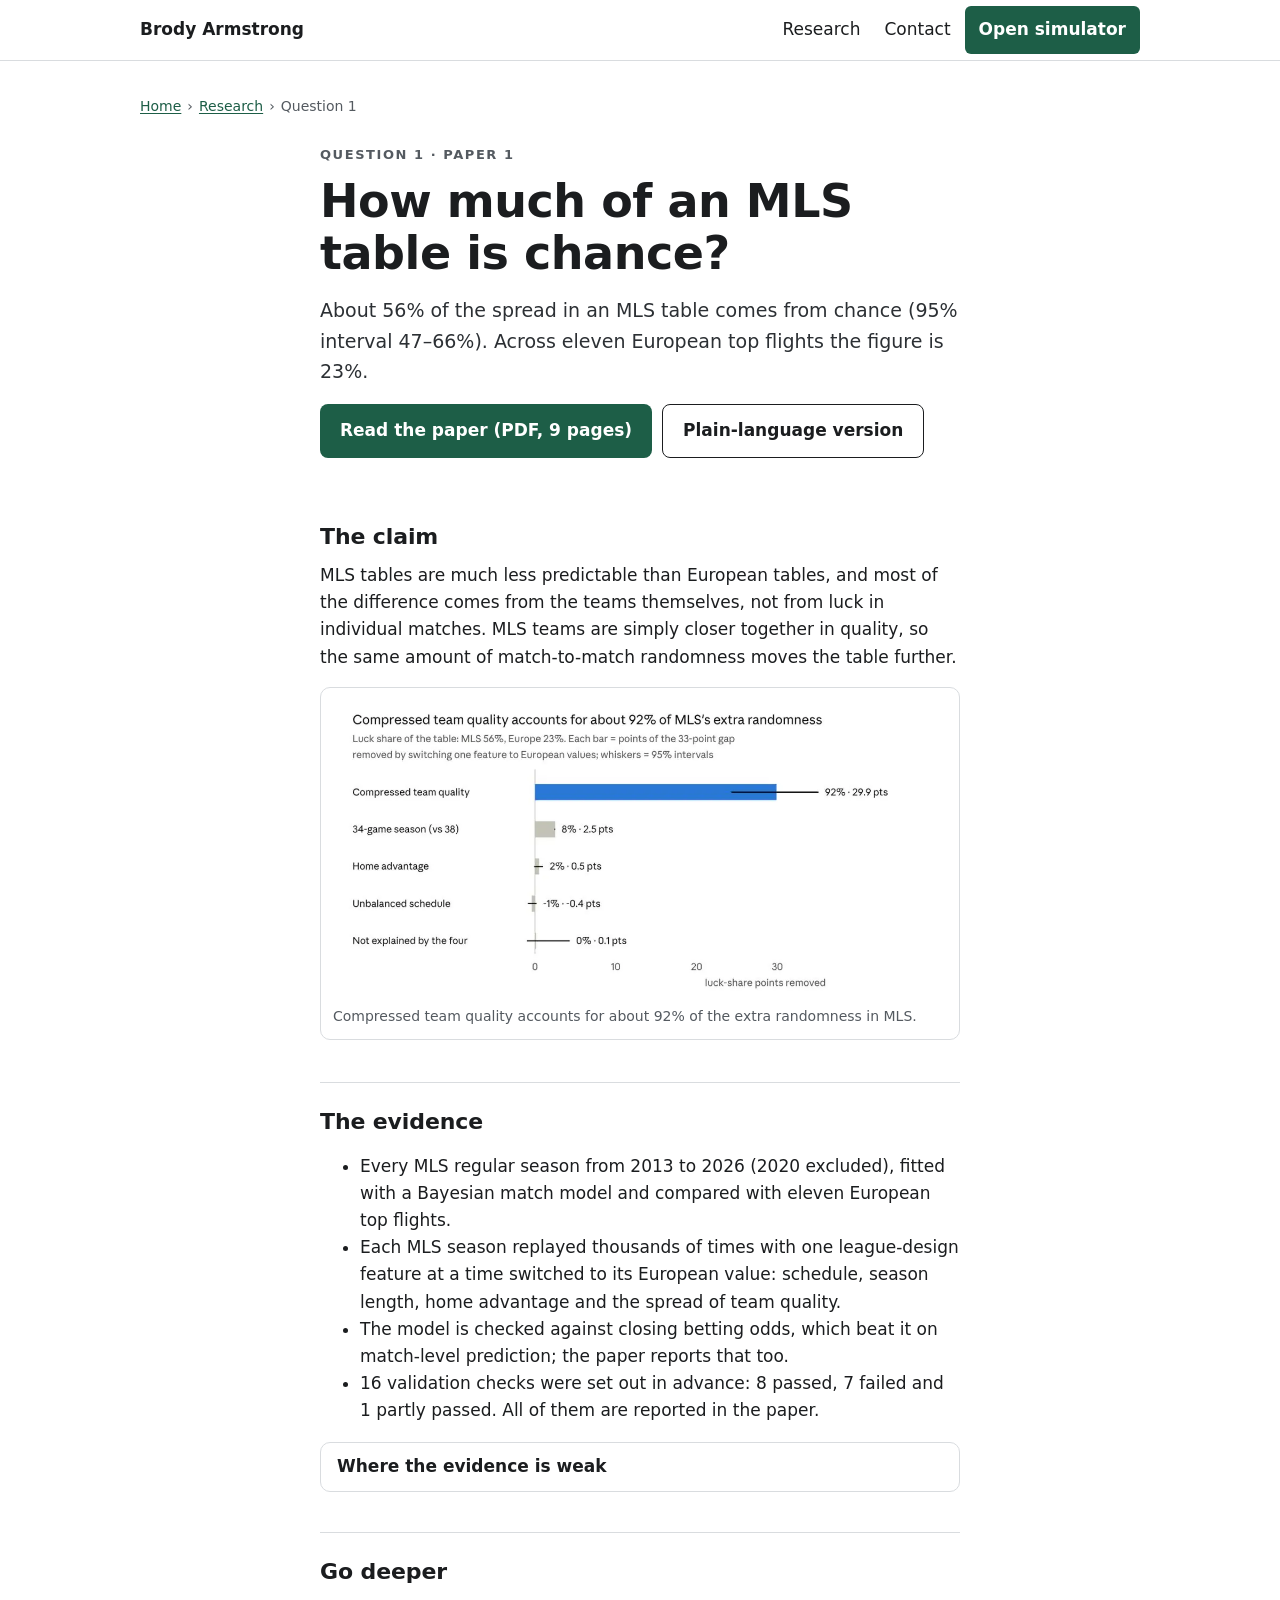
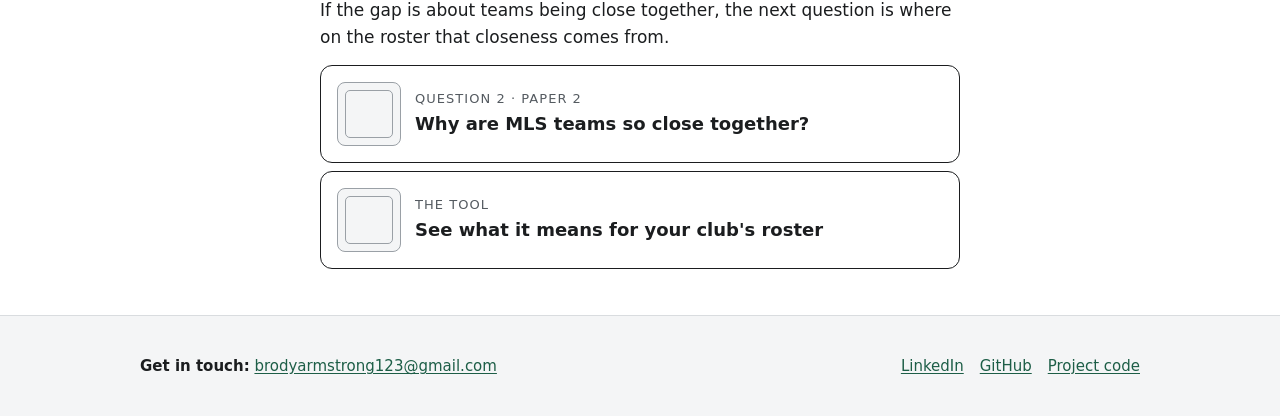
<file: inverted/random/index.html>
<!doctype html>
<html lang="en">
<head>
<meta charset="utf-8">
<meta name="viewport" content="width=device-width, initial-scale=1">
<title>How much of an MLS table is chance? · Brody Armstrong</title>
<meta name="description" content="Paper 1: chance decides about 56% of the spread in an MLS table, against 23% across eleven European top flights. Compressed team quality explains about 92% of the gap.">
<link rel="stylesheet" href="../../assets/style.css">
</head>
<body>
<a class="skip" href="#main">Skip to content</a>
<header class="site-head">
  <div class="wrap">
    <a class="brand" href="../../">Brody Armstrong</a>
    <nav class="site-nav" aria-label="Main">
      <a class="opt" href="../">Research</a>
      <a class="opt" href="../../#contact">Contact</a>
      <a class="cta" href="../simulator/">Open simulator</a>
    </nav>
  </div>
</header>

<main id="main">
<div class="wrap">
  <nav class="crumbs" aria-label="Breadcrumb"><ol><li><a href="../../">Home</a></li><li><a href="../">Research</a></li><li aria-current="page">Question 1</li></ol></nav>
</div>

<article>
<section class="hero" style="padding-top:8px">
  <div class="wrap measure">
    <p class="kicker">Question 1 · Paper 1</p>
    <h1>How much of an MLS table is chance?</h1>
    <p class="lead">About 56% of the spread in an MLS table comes from chance (95% interval 47–66%). Across eleven European top flights the figure is 23%.</p>
    <div class="actions">
      <a class="btn" href="../papers/is-mls-built-to-be-random.pdf">Read the paper (PDF, 9 pages)</a>
      <a class="btn ghost" href="../papers/why-mls-tables-are-so-unpredictable.pdf">Plain-language version</a>
    </div>
  </div>
</section>

<div class="wrap measure">
  <section class="part" aria-labelledby="claim">
    <h2 id="claim">The claim</h2>
    <p>MLS tables are much less predictable than European tables, and most of the difference comes from the teams themselves, not from luck in individual matches. MLS teams are simply closer together in quality, so the same amount of match-to-match randomness moves the table further.</p>
    <figure class="fig">
      <img src="../../assets/paper1-luck-share.webp" width="1151" height="557" loading="lazy" alt="Chart: share of the spread in league tables explained by chance, about 56% in MLS against 23% across European top flights; compressed team quality accounts for about 92% of the extra randomness in MLS.">
      <figcaption>Compressed team quality accounts for about 92% of the extra randomness in MLS.</figcaption>
    </figure>
  </section>

  <section class="part" aria-labelledby="evidence">
    <h2 id="evidence">The evidence</h2>
    <ul>
      <li>Every MLS regular season from 2013 to 2026 (2020 excluded), fitted with a Bayesian match model and compared with eleven European top flights.</li><li>Each MLS season replayed thousands of times with one league-design feature at a time switched to its European value: schedule, season length, home advantage and the spread of team quality.</li>
      <li>The model is checked against closing betting odds, which beat it on match-level prediction; the paper reports that too.</li>
      <li>16 validation checks were set out in advance: 8 passed, 7 failed and 1 partly passed. All of them are reported in the paper.</li>
    </ul>
    <details>
      <summary>Where the evidence is weak</summary>
      <ul>
        <li><strong>Cause.</strong> The paper does not show that MLS rules cause the compression. It measures the compression; it does not prove where it comes from.</li>
        <li><strong>Spread.</strong> The model understates how spread out real tables are; two of the failed checks are about this.</li>
        <li><strong>Persistence.</strong> The split between lasting quality and season-to-season change rests on only 11 pairs of seasons.</li>
        <li><strong>Home advantage.</strong> MLS home advantage is only partly explained.</li>
      </ul>
    </details>
  </section>

  <section class="part" aria-labelledby="deeper">
    <h2 id="deeper">Go deeper</h2>
    <p>If the gap is about teams being close together, the next question is where on the roster that closeness comes from.</p>
    <a class="next" href="../close/">
      <span class="frame" aria-hidden="true"><i></i></span>
      <span><small>Question 2 · Paper 2</small><strong>Why are MLS teams so close together?</strong></span>
    </a>
    <a class="next" href="../simulator/">
      <span class="frame" aria-hidden="true"><i></i></span>
      <span><small>The tool</small><strong>See what it means for your club's roster</strong></span>
    </a>
  </section>
</div>
</article>
</main>

<footer class="site-foot">
  <div class="wrap">
    <p style="margin:0"><strong>Get in touch:</strong> <a href="mailto:brodyarmstrong123@gmail.com">brodyarmstrong123@gmail.com</a></p>
    <nav aria-label="Elsewhere">
      <a href="https://www.linkedin.com/in/brody-armstrong-0a905b2a8">LinkedIn</a>
      <a href="https://github.com/brody-armstrong">GitHub</a>
      <a href="https://github.com/brody-armstrong/inverted">Project code</a>
    </nav>
  </div>
</footer>
</body>
</html>
</file>
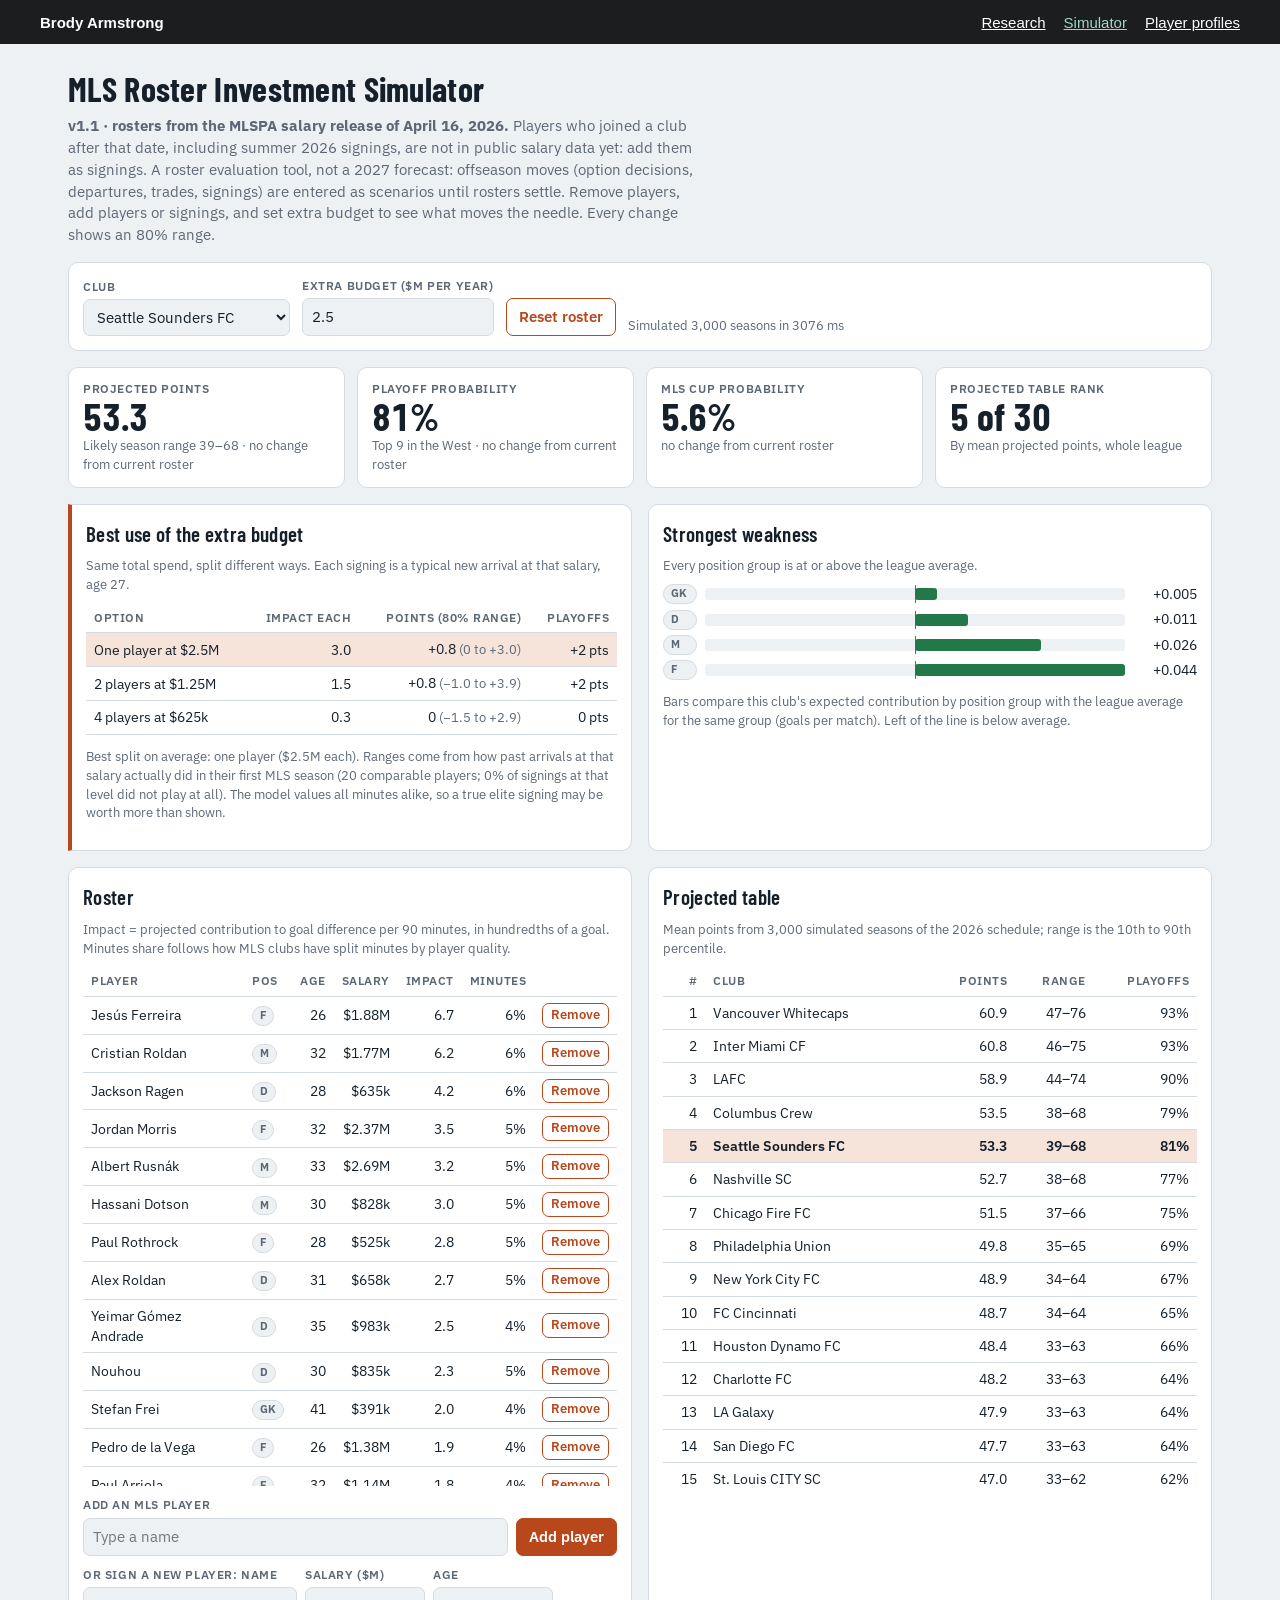
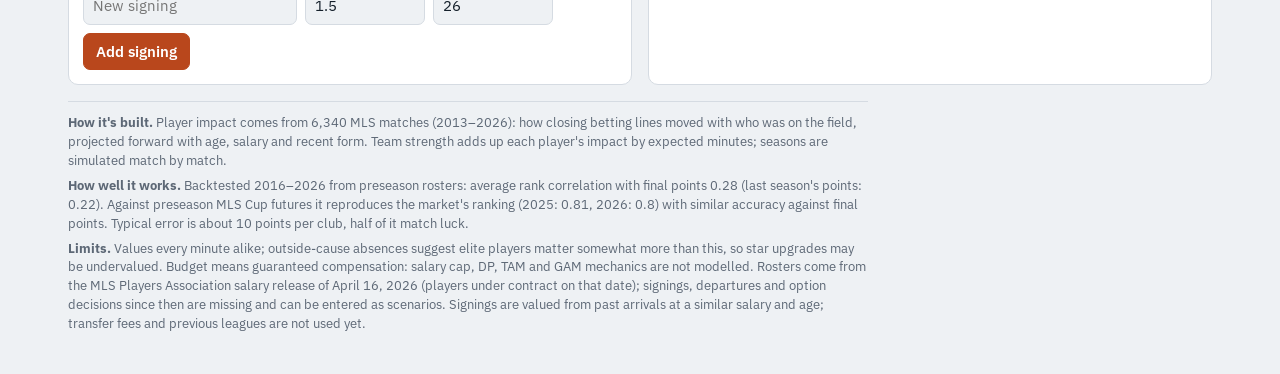
<file: inverted/simulator/index.html>
<!DOCTYPE html>
<html lang="en">
<head>
<meta charset="utf-8">
<meta name="viewport" content="width=device-width, initial-scale=1">
<title>MLS Roster Investment Simulator · Brody Armstrong</title>
<meta name="description" content="Pick an MLS club, change the roster, and see projected points, playoff and MLS Cup odds with 80% ranges. Built on public data.">
<link rel="preconnect" href="https://fonts.googleapis.com">
<link href="https://fonts.googleapis.com/css2?family=Barlow+Condensed:wght@500;600;700&family=IBM+Plex+Sans:wght@400;500;600&display=swap" rel="stylesheet">
<style>
:root {
  /* Layout: control bar, then summary tiles, then decision panels, then roster + league table. Front-office tool, scanned not read. */
  --bg: #eef1f4; --surface: #ffffff; --ink: #15202b; --muted: #5d6876; --line: #d5dbe2;
  --accent: #b9471c; --accent-soft: #f6e3da; --good: #23784a; --bad: #b42335; --warn: #9a6a00;
  --display: "Barlow Condensed", "Arial Narrow", sans-serif; --body: "IBM Plex Sans", system-ui, sans-serif;
  color-scheme: light;
}
@media (prefers-color-scheme: dark) { :root:not([data-theme="light"]) {
  --bg: #0f151c; --surface: #18212b; --ink: #e8edf2; --muted: #9aa6b4; --line: #2b3643;
  --accent: #f0814f; --accent-soft: #3a2419; --good: #5cc28a; --bad: #f07a86; --warn: #e2b24a; color-scheme: dark; } }
:root[data-theme="dark"] {
  --bg: #0f151c; --surface: #18212b; --ink: #e8edf2; --muted: #9aa6b4; --line: #2b3643;
  --accent: #f0814f; --accent-soft: #3a2419; --good: #5cc28a; --bad: #f07a86; --warn: #e2b24a; color-scheme: dark; }
* { box-sizing: border-box; }
html, body { margin: 0; background: var(--bg); color: var(--ink); font-family: var(--body); font-size: 15px; line-height: 1.45; }
.wrap { max-width: 1180px; margin: 0 auto; padding: 20px 18px 40px; display: grid; gap: 16px; }
h1 { font-family: var(--display); font-weight: 700; font-size: 34px; letter-spacing: .3px; margin: 0; text-wrap: balance; }
h2 { font-family: var(--display); font-weight: 600; font-size: 21px; margin: 0 0 8px; letter-spacing: .3px; }
.sub { color: var(--muted); margin: 2px 0 0; max-width: 70ch; }
.bar { display: flex; flex-wrap: wrap; gap: 12px; align-items: end; background: var(--surface); border: 1px solid var(--line); border-radius: 10px; padding: 14px; }
.field { display: grid; gap: 4px; }
label { font-size: 12px; color: var(--muted); text-transform: uppercase; letter-spacing: .6px; font-weight: 600; }
select, input[type=number], input[type=text] { font: inherit; color: var(--ink); background: var(--bg); border: 1px solid var(--line); border-radius: 7px; padding: 7px 9px; min-width: 120px; }
select:focus, input:focus, button:focus-visible { outline: 2px solid var(--accent); outline-offset: 1px; }
button { font: inherit; font-weight: 600; border: 1px solid var(--accent); background: var(--accent); color: #fff; border-radius: 7px; padding: 7px 12px; cursor: pointer; }
button.ghost { background: transparent; color: var(--accent); }
button.mini { padding: 2px 8px; font-size: 13px; }
.tiles { display: grid; grid-template-columns: repeat(auto-fit, minmax(190px, 1fr)); gap: 12px; }
.tile { background: var(--surface); border: 1px solid var(--line); border-radius: 10px; padding: 12px 14px; }
.tile .k { font-size: 12px; color: var(--muted); text-transform: uppercase; letter-spacing: .6px; font-weight: 600; }
.tile .v { font-family: var(--display); font-size: 38px; font-weight: 700; line-height: 1.05; font-variant-numeric: tabular-nums; }
.tile .d { font-size: 13px; color: var(--muted); font-variant-numeric: tabular-nums; }
.delta-pos { color: var(--good); font-weight: 600; } .delta-neg { color: var(--bad); font-weight: 600; }
.grid2 { display: grid; grid-template-columns: 1fr 1fr; gap: 16px; }
@media (max-width: 860px) { .grid2 { grid-template-columns: 1fr; } }
.panel { background: var(--surface); border: 1px solid var(--line); border-radius: 10px; padding: 14px; min-width: 0; }
.panel.key { border-left: 4px solid var(--accent); border-radius: 0 10px 10px 0; }
table { width: 100%; border-collapse: collapse; font-variant-numeric: tabular-nums; }
th, td { text-align: left; padding: 6px 8px; border-bottom: 1px solid var(--line); font-size: 14px; }
th { font-size: 12px; color: var(--muted); text-transform: uppercase; letter-spacing: .5px; font-weight: 600; }
td.n, th.n { text-align: right; }
tr.best td { background: var(--accent-soft); }
tr.out td { opacity: .45; text-decoration: line-through; }
tr.added td:first-child::after { content: " new"; color: var(--accent); font-size: 11px; font-weight: 700; }
tr.me td { background: var(--accent-soft); font-weight: 600; }
.scroll { overflow-x: auto; max-height: 520px; overflow-y: auto; }
.pill { display: inline-block; font-size: 11px; font-weight: 700; padding: 1px 7px; border-radius: 99px; background: var(--bg); color: var(--muted); border: 1px solid var(--line); }
.barrow { display: grid; grid-template-columns: 34px 1fr 64px; gap: 8px; align-items: center; margin: 5px 0; font-size: 14px; }
.track { position: relative; height: 12px; background: var(--bg); border-radius: 3px; }
.track .mid { position: absolute; left: 50%; top: -3px; bottom: -3px; width: 1px; background: var(--muted); }
.track .fill { position: absolute; top: 0; bottom: 0; border-radius: 3px; }
.note { font-size: 13px; color: var(--muted); max-width: 90ch; }
.addrow { display: flex; flex-wrap: wrap; gap: 8px; align-items: end; margin-top: 10px; }
.hint { font-size: 13px; color: var(--muted); margin: 0 0 8px; }
.status { font-size: 13px; color: var(--muted); min-height: 1.2em; }
footer { font-size: 13px; color: var(--muted); border-top: 1px solid var(--line); padding-top: 12px; display: grid; gap: 6px; max-width: 100ch; }
@media (prefers-reduced-motion: no-preference) { .tile .v { transition: color .2s; } }
@media (max-width: 600px) { button, select, input { min-height: 44px; } }
</style>
</head>
<body>
<div style="font:15px/1.4 -apple-system,BlinkMacSystemFont,'Segoe UI',Roboto,Helvetica,Arial,sans-serif;background:#1b1d1f;color:#fff;padding:0 16px"><div style="max-width:1200px;margin:0 auto;display:flex;flex-wrap:wrap;gap:4px 18px;align-items:center;justify-content:space-between"><a href="../../" style="color:#fff;text-decoration:none;font-weight:600;display:inline-flex;align-items:center;min-height:44px">Brody Armstrong</a><nav aria-label="Site" style="display:flex;gap:18px"><a href="../" style="color:#fff;display:inline-flex;align-items:center;min-height:44px">Research</a><a href="../simulator/" style="color:#9fd8c0;display:inline-flex;align-items:center;min-height:44px" aria-current="page">Simulator</a><a href="../profiles/" style="color:#fff;display:inline-flex;align-items:center;min-height:44px">Player profiles</a></nav></div></div>
<div class="wrap">
  <header>
    <h1>MLS Roster Investment Simulator</h1>
    <p class="sub"><strong>v1.1 · rosters from the MLSPA salary release of April 16, 2026.</strong> Players who joined a club after that date, including summer 2026 signings, are not in public salary data yet: add them as signings. A roster evaluation tool, not a 2027 forecast: offseason moves (option decisions, departures, trades, signings) are entered as scenarios until rosters settle. Remove players, add players or signings, and set extra budget to see what moves the needle. Every change shows an 80% range.</p>
  </header>

  <form class="bar" id="controls" onsubmit="event.preventDefault()">
    <div class="field"><label for="club">Club</label><select id="club"></select></div>
    <div class="field"><label for="budget">Extra budget ($M per year)</label><input id="budget" type="number" min="0" max="20" step="0.25" value="2.5"></div>
    <div class="field"><label for="reset">&nbsp;</label><button type="button" class="ghost" id="reset">Reset roster</button></div>
    <div class="status" id="status"></div>
  </form>

  <section class="tiles" aria-label="Projection summary">
    <div class="tile"><div class="k">Projected points</div><div class="v" id="t-pts">–</div><div class="d" id="t-pts-d">–</div></div>
    <div class="tile"><div class="k">Playoff probability</div><div class="v" id="t-po">–</div><div class="d" id="t-po-d">–</div></div>
    <div class="tile"><div class="k">MLS Cup probability</div><div class="v" id="t-cup">–</div><div class="d" id="t-cup-d">–</div></div>
    <div class="tile"><div class="k">Projected table rank</div><div class="v" id="t-rank">–</div><div class="d" id="t-rank-d">–</div></div>
  </section>

  <div class="grid2">
    <section class="panel key" aria-labelledby="h-money">
      <h2 id="h-money">Best use of the extra budget</h2>
      <p class="hint" id="money-hint">Same total spend, split different ways. Each signing is a typical new arrival at that salary, age 27.</p>
      <div class="scroll" style="max-height:none"><table id="money"><thead><tr><th>Option</th><th class="n">Impact each</th><th class="n">Points (80% range)</th><th class="n">Playoffs</th></tr></thead><tbody></tbody></table></div>
      <p class="note" id="money-note"></p>
    </section>
    <section class="panel" aria-labelledby="h-weak">
      <h2 id="h-weak">Strongest weakness</h2>
      <p class="hint" id="weak-text"></p>
      <div id="posbars"></div>
      <p class="note">Bars compare this club's expected contribution by position group with the league average for the same group (goals per match). Left of the line is below average.</p>
    </section>
  </div>

  <div class="grid2">
    <section class="panel" aria-labelledby="h-roster">
      <h2 id="h-roster">Roster</h2>
      <p class="hint">Impact = projected contribution to goal difference per 90 minutes, in hundredths of a goal. Minutes share follows how MLS clubs have split minutes by player quality.</p>
      <div class="scroll"><table id="roster"><thead><tr><th>Player</th><th>Pos</th><th class="n">Age</th><th class="n">Salary</th><th class="n">Impact</th><th class="n">Minutes</th><th></th></tr></thead><tbody></tbody></table></div>
      <div class="addrow">
        <div class="field" style="flex:1;min-width:200px"><label for="search">Add an MLS player</label><input id="search" type="text" list="pool" placeholder="Type a name"></div>
        <button type="button" id="addp">Add player</button>
      </div>
      <datalist id="pool"></datalist>
      <div class="addrow">
        <div class="field"><label for="signame">Or sign a new player: name</label><input id="signame" type="text" maxlength="40" placeholder="New signing" autocomplete="off"></div>
        <div class="field"><label for="sigsal">Salary ($M)</label><input id="sigsal" type="number" min="0.1" max="20" step="0.25" value="1.5"></div>
        <div class="field"><label for="sigage">Age</label><input id="sigage" type="number" min="17" max="38" step="1" value="26"></div>
        <button type="button" id="addsig">Add signing</button>
      </div>
    </section>
    <section class="panel" aria-labelledby="h-table">
      <h2 id="h-table">Projected table</h2>
      <p class="hint">Mean points from 3,000 simulated seasons of the 2026 schedule; range is the 10th to 90th percentile.</p>
      <div class="scroll"><table id="league"><thead><tr><th class="n">#</th><th>Club</th><th class="n">Points</th><th class="n">Range</th><th class="n">Playoffs</th></tr></thead><tbody></tbody></table></div>
    </section>
  </div>

  <footer>
    <div><strong>How it's built.</strong> Player impact comes from 6,340 MLS matches (2013–2026): how closing betting lines moved with who was on the field, projected forward with age, salary and recent form. Team strength adds up each player's impact by expected minutes; seasons are simulated match by match.</div>
    <div><strong>How well it works.</strong> Backtested 2016–2026 from preseason rosters: average rank correlation with final points 0.28 (last season's points: 0.22). Against preseason MLS Cup futures it reproduces the market's ranking (2025: 0.81, 2026: 0.8) with similar accuracy against final points. Typical error is about 10 points per club, half of it match luck.</div>
    <div><strong>Limits.</strong> Values every minute alike; outside-cause absences suggest elite players matter somewhat more than this, so star upgrades may be undervalued. Budget means guaranteed compensation: salary cap, DP, TAM and GAM mechanics are not modelled. Rosters come from the MLS Players Association salary release of April 16, 2026 (players under contract on that date); signings, departures and option decisions since then are missing and can be entered as scenarios. Signings are valued from past arrivals at a similar salary and age; transfer fees and previous leagues are not used yet.</div>
  </footer>
</div>
<script>
const DATA = {"teams":[{"id":"10739","name":"Philadelphia Union","conf":"East","players":[{"n":"Neil Pierre","pos":"D","age":19,"sal":129798,"r":0.0397,"new":0},{"n":"Nathan Harriel","pos":"D","age":26,"sal":421300,"r":0.035,"new":0},{"n":"Danley Jean Jacques","pos":"M","age":27,"sal":702500,"r":0.0338,"new":0},{"n":"Bruno Damiani","pos":"F","age":25,"sal":847600,"r":0.0335,"new":0},{"n":"Andre Blake","pos":"GK","age":36,"sal":1181250,"r":0.0327,"new":0},{"n":"Quinn Sullivan","pos":"M","age":23,"sal":568000,"r":0.0321,"new":0},{"n":"Milan Iloski","pos":"F","age":28,"sal":628194,"r":0.0276,"new":0},{"n":"Cavan Sullivan","pos":"M","age":17,"sal":614000,"r":0.0272,"new":0},{"n":"Indiana Vassilev","pos":"F","age":26,"sal":665000,"r":0.024,"new":0},{"n":"Jes\u00fas Bueno","pos":"M","age":28,"sal":359125,"r":0.0194,"new":0},{"n":"Jovan Luki\u0107","pos":"M","age":25,"sal":441375,"r":0.0132,"new":0},{"n":"Olivier Mbaizo","pos":"D","age":30,"sal":502875,"r":0.0112,"new":0},{"n":"Japhet Sery Larsen","pos":"D","age":27,"sal":675300,"r":0.0084,"new":0},{"n":"Alejandro Bedoya","pos":"M","age":40,"sal":226800,"r":0.0068,"new":1},{"n":"Olwethu Makhanya","pos":"D","age":23,"sal":338875,"r":0.0038,"new":0},{"n":"Augustin Anello","pos":"F","age":25,"sal":539630,"r":0.0036,"new":0},{"n":"Philippe Ndinga Ossibadjouo","pos":"D","age":22,"sal":332250,"r":0.0029,"new":0},{"n":"Geiner Mart\u00ednez","pos":"D","age":24,"sal":360204,"r":0.002,"new":0},{"n":"Ezekiel Alladoh","pos":"F","age":21,"sal":540000,"r":-0.001,"new":0},{"n":"Jeremy Rafanello","pos":"M","age":27,"sal":186125,"r":-0.0022,"new":0},{"n":"Sal Olivas","pos":"F","age":21,"sal":137480,"r":-0.0032,"new":0},{"n":"Markus Anderson","pos":"F","age":23,"sal":142000,"r":-0.0033,"new":0},{"n":"George Marks","pos":"GK","age":27,"sal":132125,"r":-0.0042,"new":1},{"n":"Andrew Rick","pos":"GK","age":21,"sal":123315,"r":-0.0043,"new":0},{"n":"Christopher Olney Jr.","pos":"M","age":20,"sal":127065,"r":-0.0045,"new":1},{"n":"Edward Davis","pos":"F","age":21,"sal":115400,"r":-0.0048,"new":0},{"n":"Finn Sundstrom","pos":"D","age":20,"sal":102285,"r":-0.0052,"new":0},{"n":"Malik Jakupovic","pos":"F","age":18,"sal":105956,"r":-0.0058,"new":0},{"n":"Kaiden Moore","pos":"D","age":20,"sal":88025,"r":-0.0083,"new":1},{"n":"Stas Kornzeniowski","pos":"F","age":24,"sal":88025,"r":-0.0087,"new":1},{"n":"Frankie Westfield","pos":"D","age":21,"sal":125285,"r":-0.017,"new":0},{"n":"Ben Bender","pos":"M","age":26,"sal":149667,"r":-0.0187,"new":0}],"updated":"Apr 16, 2026 (MLSPA)"},{"id":"12011","name":"Orlando City SC","conf":"East","players":[{"n":"David Brekalo","pos":"D","age":28,"sal":683000,"r":0.0259,"new":0},{"n":"Marco Pa\u0161ali\u0107","pos":"F","age":26,"sal":1650667,"r":0.0231,"new":0},{"n":"Eduard Atuesta","pos":"M","age":30,"sal":825250,"r":0.0211,"new":0},{"n":"Duncan McGuire","pos":"F","age":26,"sal":921000,"r":0.0206,"new":0},{"n":"Griffin Dorsey","pos":"D","age":28,"sal":767891,"r":0.0175,"new":0},{"n":"Mart\u00edn Ojeda","pos":"M","age":28,"sal":1778200,"r":0.0168,"new":0},{"n":"Wilder Cartagena","pos":"M","age":32,"sal":530250,"r":0.0147,"new":0},{"n":"Tyrese Spicer","pos":"F","age":26,"sal":311875,"r":0.0104,"new":0},{"n":"Robin Jansson","pos":"D","age":35,"sal":530000,"r":0.0059,"new":0},{"n":"Adri\u00e1n Mar\u00edn","pos":"D","age":30,"sal":577972,"r":0.0056,"new":0},{"n":"Braian Ojeda","pos":"M","age":27,"sal":910500,"r":0.0035,"new":0},{"n":"Maxime Cr\u00e9peau","pos":"GK","age":33,"sal":600000,"r":0.003,"new":0},{"n":"Luis Ot\u00e1vio","pos":"M","age":20,"sal":569000,"r":0.0029,"new":0},{"n":"Nicol\u00e1s Rodr\u00edguez","pos":"F","age":23,"sal":230500,"r":0.0013,"new":0},{"n":"Tiago","pos":"F","age":22,"sal":600250,"r":0.0012,"new":0},{"n":"Javier Otero","pos":"GK","age":24,"sal":163750,"r":-0.0018,"new":0},{"n":"Iv\u00e1n Angulo","pos":"F","age":28,"sal":582656,"r":-0.0026,"new":0},{"n":"Zakaria Taifi","pos":"D","age":21,"sal":99923,"r":-0.0043,"new":0},{"n":"Harvey Sarajian","pos":"F","age":22,"sal":88025,"r":-0.005,"new":0},{"n":"Joran Gerbet","pos":"M","age":26,"sal":113400,"r":-0.0051,"new":0},{"n":"Yutaro Tsukada","pos":"F","age":26,"sal":113400,"r":-0.0052,"new":0},{"n":"Gustavo Caraballo","pos":"F","age":19,"sal":94400,"r":-0.0063,"new":0},{"n":"Nolan Miller","pos":"D","age":23,"sal":88025,"r":-0.0063,"new":0},{"n":"Iago","pos":"D","age":22,"sal":551875,"r":-0.0081,"new":0},{"n":"Tahir Reid-Brown","pos":"D","age":21,"sal":139508,"r":-0.0085,"new":0},{"n":"Colin Guske","pos":"M","age":20,"sal":98830,"r":-0.0093,"new":0},{"n":"Justin Ellis","pos":"F","age":20,"sal":112424,"r":-0.0169,"new":0}],"updated":"Apr 16, 2026 (MLSPA)"},{"id":"17362","name":"Minnesota United FC","conf":"West","players":[{"n":"Kelvin Yeboah","pos":"F","age":27,"sal":1562700,"r":0.0277,"new":0},{"n":"Joaqu\u00edn Pereyra","pos":"M","age":28,"sal":1089000,"r":0.0264,"new":0},{"n":"Michael Boxall","pos":"D","age":39,"sal":927500,"r":0.0251,"new":0},{"n":"Tom\u00e1s Chancalay","pos":"F","age":28,"sal":1274375,"r":0.0211,"new":0},{"n":"Nectarios Triantis","pos":"M","age":24,"sal":732665,"r":0.0201,"new":0},{"n":"Kyle Duncan","pos":"D","age":30,"sal":437889,"r":0.019,"new":0},{"n":"Anthony Markanich","pos":"D","age":27,"sal":395700,"r":0.0167,"new":0},{"n":"Julian Gressel","pos":"M","age":33,"sal":1204005,"r":0.0162,"new":0},{"n":"Drake Callender","pos":"GK","age":29,"sal":505917,"r":0.0156,"new":0},{"n":"James Rodr\u00edguez","pos":"M","age":36,"sal":684000,"r":0.0153,"new":0},{"n":"Owen Gene","pos":"M","age":24,"sal":450100,"r":0.0142,"new":0},{"n":"Dominik Fitz","pos":"M","age":28,"sal":893000,"r":0.0139,"new":0},{"n":"Bongokuhle Hlongwane","pos":"F","age":27,"sal":1142500,"r":0.0103,"new":0},{"n":"Jefferson D\u00edaz","pos":"D","age":26,"sal":435000,"r":0.0079,"new":0},{"n":"Carlos Harvey","pos":"M","age":27,"sal":317063,"r":0.0076,"new":0},{"n":"Mauricio Gonzalez","pos":"F","age":22,"sal":240000,"r":0.0062,"new":0},{"n":"Nicol\u00e1s Romero","pos":"D","age":23,"sal":492500,"r":0.0051,"new":0},{"n":"DJ Taylor","pos":"D","age":30,"sal":240117,"r":0.003,"new":0},{"n":"Peter Stroud","pos":"M","age":25,"sal":223083,"r":0.0015,"new":0},{"n":"Mat\u00fa\u0161 Kme\u0165","pos":"D","age":27,"sal":227469,"r":0.0013,"new":1},{"n":"Marcus Caldeira","pos":"F","age":22,"sal":88025,"r":-0.0002,"new":0},{"n":"Wil Trapp","pos":"M","age":34,"sal":602500,"r":-0.0013,"new":0},{"n":"Jung Ho-Yeon","pos":"M","age":26,"sal":168039,"r":-0.0015,"new":0},{"n":"Devin Padelford","pos":"D","age":24,"sal":179500,"r":-0.0026,"new":0},{"n":"Jordan Adebayo-Smith","pos":"F","age":26,"sal":130620,"r":-0.0045,"new":1},{"n":"Alec Smir","pos":"GK","age":28,"sal":113400,"r":-0.0054,"new":0},{"n":"Wessel Speel","pos":"GK","age":25,"sal":113400,"r":-0.0056,"new":0},{"n":"Kenyel Michel","pos":"F","age":22,"sal":113400,"r":-0.006,"new":1},{"n":"Alisa Randell","pos":"F","age":20,"sal":98419,"r":-0.0062,"new":0},{"n":"Kieran Chandler","pos":"D","age":22,"sal":88025,"r":-0.0076,"new":0},{"n":"Kayne Rizvanovich","pos":"GK","age":19,"sal":90347,"r":-0.0079,"new":1},{"n":"Britton Fischer","pos":"D","age":23,"sal":88025,"r":-0.0087,"new":1},{"n":"Morris Duggan","pos":"D","age":26,"sal":113400,"r":-0.0093,"new":0},{"n":"Dieng Mamadou","pos":"F","age":23,"sal":91172,"r":-0.011,"new":0}],"updated":"Apr 16, 2026 (MLSPA)"},{"id":"17606","name":"New York City FC","conf":"East","players":[{"n":"Nicol\u00e1s Fern\u00e1ndez","pos":"F","age":27,"sal":3650000,"r":0.0529,"new":0},{"n":"Keaton Parks","pos":"M","age":30,"sal":1130000,"r":0.0418,"new":0},{"n":"Tayvon Gray","pos":"D","age":25,"sal":664000,"r":0.0373,"new":0},{"n":"Hannes Wolf","pos":"F","age":28,"sal":1510000,"r":0.0299,"new":0},{"n":"Talles Magno","pos":"F","age":25,"sal":1365000,"r":0.0251,"new":0},{"n":"Agust\u00edn Ojeda","pos":"F","age":23,"sal":607833,"r":0.0223,"new":0},{"n":"Thiago Martins","pos":"D","age":32,"sal":2262000,"r":0.0217,"new":0},{"n":"Raul Gustavo","pos":"D","age":28,"sal":812960,"r":0.0213,"new":0},{"n":"Matt Freese","pos":"GK","age":28,"sal":795833,"r":0.0178,"new":0},{"n":"Kai Trewin","pos":"M","age":26,"sal":311542,"r":0.0148,"new":0},{"n":"Kevin O'Toole","pos":"D","age":28,"sal":323333,"r":0.0146,"new":0},{"n":"Maxi Moralez","pos":"M","age":40,"sal":500000,"r":0.014,"new":0},{"n":"Jovan Mijatovi\u0107","pos":"F","age":22,"sal":737500,"r":0.0136,"new":1},{"n":"Juli\u00e1n Fern\u00e1ndez","pos":"F","age":23,"sal":784300,"r":0.0099,"new":0},{"n":"James Sands","pos":"M","age":27,"sal":1318750,"r":0.0094,"new":0},{"n":"Alonso Mart\u00ednez","pos":"F","age":28,"sal":850333,"r":0.0085,"new":0},{"n":"Aiden O'Neill","pos":"M","age":29,"sal":630938,"r":0.005,"new":0},{"n":"Jonathan Shore","pos":"M","age":20,"sal":125900,"r":0.0043,"new":0},{"n":"Strahinja Tanasijevi\u0107","pos":"D","age":30,"sal":368750,"r":0.0039,"new":0},{"n":"Mitja Ileni\u010d","pos":"M","age":22,"sal":391700,"r":0.0034,"new":0},{"n":"Maximo Carrizo","pos":"M","age":19,"sal":183523,"r":-0.0002,"new":0},{"n":"Nico Cavallo","pos":"D","age":25,"sal":115248,"r":-0.0011,"new":0},{"n":"Tom\u00e1s Romero","pos":"GK","age":26,"sal":113400,"r":-0.0036,"new":0},{"n":"Greg Ranjitsingh","pos":"GK","age":34,"sal":113400,"r":-0.004,"new":1},{"n":"Malachi Jones","pos":"F","age":23,"sal":113400,"r":-0.0042,"new":0},{"n":"Andrew Baiera","pos":"D","age":20,"sal":119336,"r":-0.0044,"new":0},{"n":"Jacob Arroyave","pos":"M","age":19,"sal":126398,"r":-0.0044,"new":1},{"n":"Andr\u00e9s Perea","pos":"M","age":26,"sal":757000,"r":-0.005,"new":0},{"n":"Zidane Ya\u00f1ez","pos":"F","age":19,"sal":117567,"r":-0.0051,"new":1},{"n":"Maxwell Murray","pos":"D","age":25,"sal":89873,"r":-0.0059,"new":0},{"n":"Kevin Pierre","pos":"M","age":24,"sal":90226,"r":-0.0073,"new":0},{"n":"Peter Molinari","pos":"M","age":18,"sal":92654,"r":-0.0073,"new":1},{"n":"Kamran Acito","pos":"D","age":23,"sal":88025,"r":-0.0087,"new":1},{"n":"Cooper Flax","pos":"F","age":23,"sal":88025,"r":-0.0087,"new":1},{"n":"Maclean Learned","pos":"GK","age":25,"sal":88025,"r":-0.0087,"new":1},{"n":"Seymour Reid","pos":"F","age":19,"sal":102840,"r":-0.0111,"new":0}],"updated":"Apr 16, 2026 (MLSPA)"},{"id":"182","name":"Chicago Fire FC","conf":"East","players":[{"n":"Joel Waterman","pos":"D","age":31,"sal":598150,"r":0.0449,"new":0},{"n":"Philip Zinckernagel","pos":"F","age":32,"sal":1635665,"r":0.0448,"new":0},{"n":"Jonathan Bamba","pos":"F","age":31,"sal":5581806,"r":0.0406,"new":0},{"n":"Andrew Gutman","pos":"D","age":30,"sal":625000,"r":0.0356,"new":0},{"n":"Hugo Cuypers","pos":"F","age":30,"sal":3528044,"r":0.0317,"new":0},{"n":"Maren Haile-Selassie","pos":"M","age":28,"sal":483500,"r":0.0307,"new":0},{"n":"Robin Lod","pos":"M","age":34,"sal":866667,"r":0.0307,"new":0},{"n":"Dj\u00e9 D'Avilla","pos":"M","age":24,"sal":685486,"r":0.0291,"new":0},{"n":"Anton Sal\u00e9tros","pos":"M","age":31,"sal":750000,"r":0.0281,"new":0},{"n":"Chris Brady","pos":"GK","age":23,"sal":348333,"r":0.0217,"new":0},{"n":"Jack Elliott","pos":"D","age":32,"sal":1054275,"r":0.0215,"new":0},{"n":"Andr\u00e9 Franco","pos":"M","age":29,"sal":1306771,"r":0.0176,"new":0},{"n":"Jonathan Dean","pos":"D","age":30,"sal":210700,"r":0.0149,"new":0},{"n":"Mbekezeli Mbokazi","pos":"D","age":21,"sal":655620,"r":0.007,"new":0},{"n":"Mauricio Pineda","pos":"D","age":29,"sal":320157,"r":0.0027,"new":0},{"n":"Josh Cohen","pos":"GK","age":35,"sal":181250,"r":0.0015,"new":0},{"n":"Jeffrey Gal","pos":"GK","age":34,"sal":165000,"r":0.0005,"new":0},{"n":"Chris Mueller","pos":"F","age":31,"sal":186600,"r":0.0004,"new":0},{"n":"Robert Turdean","pos":"M","age":17,"sal":157927,"r":-0.0015,"new":1},{"n":"Viktor Radojevi\u0107","pos":"D","age":23,"sal":357000,"r":-0.0016,"new":0},{"n":"Sergio Oregel","pos":"M","age":22,"sal":392500,"r":-0.0022,"new":0},{"n":"Puso Dithejane","pos":"F","age":23,"sal":283252,"r":-0.0028,"new":0},{"n":"Leonardo Barroso","pos":"D","age":22,"sal":395500,"r":-0.0029,"new":0},{"n":"Dylan Borso","pos":"F","age":21,"sal":121400,"r":-0.0042,"new":0},{"n":"Christopher Cupps","pos":"D","age":19,"sal":116186,"r":-0.0052,"new":0},{"n":"Omari Glasgow","pos":"M","age":23,"sal":127085,"r":-0.0056,"new":0},{"n":"Sam Rogers","pos":"D","age":28,"sal":223000,"r":-0.0066,"new":0},{"n":"David Poreba","pos":"M","age":24,"sal":98858,"r":-0.0068,"new":0},{"n":"Sam Williams","pos":"M","age":22,"sal":99354,"r":-0.007,"new":0},{"n":"Dean Boltz","pos":"F","age":21,"sal":90025,"r":-0.0082,"new":1},{"n":"Jason Shokalook","pos":"F","age":24,"sal":88025,"r":-0.0087,"new":0}],"updated":"Apr 16, 2026 (MLSPA)"},{"id":"18267","name":"FC Cincinnati","conf":"East","players":[{"n":"Evander","pos":"M","age":29,"sal":4736411,"r":0.0528,"new":0},{"n":"Miles Robinson","pos":"D","age":30,"sal":3950000,"r":0.0521,"new":0},{"n":"Matt Miazga","pos":"D","age":32,"sal":1639000,"r":0.036,"new":0},{"n":"Obinna Nwobodo","pos":"M","age":30,"sal":1849724,"r":0.0314,"new":0},{"n":"K\u00e9vin Denkey","pos":"F","age":26,"sal":3810000,"r":0.0308,"new":0},{"n":"Roman Celentano","pos":"GK","age":26,"sal":574000,"r":0.0282,"new":0},{"n":"Teenage Hadebe","pos":"D","age":31,"sal":1230000,"r":0.0245,"new":0},{"n":"Bryan Ramirez","pos":"F","age":27,"sal":684100,"r":0.0194,"new":0},{"n":"Ayoub Jabbari","pos":"F","age":27,"sal":474800,"r":0.0176,"new":0},{"n":"Samuel Gidi","pos":"M","age":23,"sal":671050,"r":0.0133,"new":0},{"n":"Tom Barlow","pos":"F","age":32,"sal":121733,"r":0.01,"new":0},{"n":"Gilberto Flores","pos":"D","age":24,"sal":436672,"r":0.0087,"new":0},{"n":"Pavel Bucha","pos":"M","age":29,"sal":548774,"r":0.0043,"new":0},{"n":"Alvas Powell","pos":"D","age":33,"sal":325750,"r":0.0024,"new":0},{"n":"Brian Anunga","pos":"M","age":31,"sal":262500,"r":0.0019,"new":0},{"n":"Evan Louro","pos":"GK","age":31,"sal":259635,"r":-0.0,"new":0},{"n":"Ender Echenique","pos":"F","age":23,"sal":446580,"r":-0.0013,"new":0},{"n":"Fabian Mrozek","pos":"GK","age":23,"sal":150900,"r":-0.0031,"new":1},{"n":"Stefan Chirila","pos":"F","age":20,"sal":128180,"r":-0.0038,"new":0},{"n":"Kristian Fletcher","pos":"F","age":22,"sal":126733,"r":-0.0043,"new":0},{"n":"Stiven Jimenez","pos":"M","age":20,"sal":113400,"r":-0.0045,"new":0},{"n":"Gerardo Valenzuela","pos":"M","age":22,"sal":142542,"r":-0.005,"new":0},{"n":"Ademar Chavez","pos":"M","age":18,"sal":113840,"r":-0.0052,"new":1},{"n":"Paul Walters","pos":"GK","age":23,"sal":121367,"r":-0.0053,"new":1},{"n":"Brian Schaefer","pos":"D","age":25,"sal":120067,"r":-0.0055,"new":1},{"n":"Andrei Chirila","pos":"D","age":19,"sal":98373,"r":-0.0067,"new":0},{"n":"Kyle Smith","pos":"D","age":35,"sal":118400,"r":-0.0083,"new":0},{"n":"Nick Hagglund","pos":"D","age":34,"sal":130067,"r":-0.0111,"new":0},{"n":"Kenji Mboma Dem","pos":"F","age":25,"sal":88025,"r":-0.014,"new":0}],"updated":"Apr 16, 2026 (MLSPA)"},{"id":"183","name":"Columbus Crew","conf":"East","players":[{"n":"Diego Rossi","pos":"M","age":29,"sal":3476827,"r":0.058,"new":0},{"n":"Steven Moreira","pos":"D","age":33,"sal":922000,"r":0.052,"new":0},{"n":"Wessam Abou Ali","pos":"F","age":28,"sal":3611750,"r":0.0355,"new":0},{"n":"Max Arfsten","pos":"F","age":26,"sal":895000,"r":0.0339,"new":0},{"n":"D\u00e1niel Gazdag","pos":"M","age":31,"sal":2647635,"r":0.0317,"new":0},{"n":"Andr\u00e9s Herrera","pos":"D","age":28,"sal":727632,"r":0.0312,"new":0},{"n":"Sean Zawadzki","pos":"M","age":27,"sal":900500,"r":0.0308,"new":0},{"n":"Andr\u00e9 Gomes","pos":"M","age":34,"sal":971944,"r":0.0304,"new":0},{"n":"Dylan Chambost","pos":"M","age":30,"sal":695250,"r":0.0269,"new":0},{"n":"Patrick Schulte","pos":"GK","age":26,"sal":1032083,"r":0.0249,"new":0},{"n":"Hugo Picard","pos":"M","age":24,"sal":781244,"r":0.0242,"new":0},{"n":"Malte Amundsen","pos":"D","age":29,"sal":747500,"r":0.0169,"new":0},{"n":"Rudy Camacho","pos":"D","age":36,"sal":415000,"r":0.0148,"new":0},{"n":"Nariman Akhundzade","pos":"F","age":23,"sal":633389,"r":0.0101,"new":0},{"n":"Yevhen Cheberko","pos":"D","age":29,"sal":658250,"r":0.0071,"new":0},{"n":"Jamal Thiar\u00e9","pos":"F","age":34,"sal":530000,"r":0.0029,"new":0},{"n":"Nicholas Hagen","pos":"GK","age":31,"sal":183600,"r":0.0022,"new":0},{"n":"Sekou Bangoura","pos":"M","age":25,"sal":542167,"r":0.0018,"new":0},{"n":"Amar Sejdi\u0107","pos":"M","age":30,"sal":214550,"r":0.001,"new":0},{"n":"Evan Bush","pos":"GK","age":41,"sal":113400,"r":0.0002,"new":0},{"n":"Mohamed Farsi","pos":"M","age":27,"sal":530000,"r":-0.0015,"new":0},{"n":"Taha Habroune","pos":"M","age":21,"sal":152000,"r":-0.0015,"new":0},{"n":"Cole Mrowka","pos":"M","age":21,"sal":133408,"r":-0.0035,"new":0},{"n":"Chase Adams","pos":"F","age":19,"sal":114303,"r":-0.0042,"new":0},{"n":"Stanislav Lapkes","pos":"GK","age":21,"sal":114490,"r":-0.0057,"new":1},{"n":"Cesar Ruvalcaba","pos":"D","age":26,"sal":113400,"r":-0.0058,"new":0},{"n":"Luke Pruter","pos":"GK","age":25,"sal":113400,"r":-0.006,"new":1},{"n":"Owen Presthus","pos":"D","age":21,"sal":94216,"r":-0.0064,"new":0},{"n":"Tristan Brown","pos":"D","age":19,"sal":92389,"r":-0.0067,"new":0},{"n":"Zachary Zengue","pos":"M","age":23,"sal":88025,"r":-0.0077,"new":0},{"n":"Quinton Elliot","pos":"M","age":23,"sal":92668,"r":-0.0081,"new":1}],"updated":"Apr 16, 2026 (MLSPA)"},{"id":"184","name":"Colorado Rapids","conf":"West","players":[{"n":"Rafael Navarro","pos":"F","age":27,"sal":1449600,"r":0.0374,"new":0},{"n":"Rob Holding","pos":"D","age":31,"sal":1200000,"r":0.0248,"new":0},{"n":"Kosi Thompson","pos":"D","age":24,"sal":145260,"r":0.0204,"new":0},{"n":"Zack Steffen","pos":"GK","age":32,"sal":1100000,"r":0.0183,"new":0},{"n":"Hamzat Ojediran","pos":"M","age":23,"sal":881667,"r":0.0131,"new":0},{"n":"Paxten Aaronson","pos":"M","age":24,"sal":2228063,"r":0.0124,"new":0},{"n":"Alexis Manyoma","pos":"F","age":24,"sal":711750,"r":0.0119,"new":0},{"n":"Reggie Cannon","pos":"D","age":29,"sal":841500,"r":0.0114,"new":0},{"n":"Darren Yapi","pos":"F","age":22,"sal":820000,"r":0.0112,"new":0},{"n":"Connor Ronan","pos":"M","age":29,"sal":562400,"r":0.0104,"new":0},{"n":"Miguel Navarro","pos":"D","age":28,"sal":548781,"r":0.0101,"new":0},{"n":"Georgi Minoungou","pos":"F","age":25,"sal":113400,"r":0.0071,"new":0},{"n":"Ted Ku-Dipietro","pos":"M","age":25,"sal":556000,"r":0.0059,"new":0},{"n":"Josh Atencio","pos":"M","age":25,"sal":462500,"r":-0.0037,"new":0},{"n":"Bryce Jamison","pos":"F","age":21,"sal":125866,"r":-0.0048,"new":1},{"n":"Kimani Stewart-Baynes","pos":"F","age":22,"sal":116000,"r":-0.0049,"new":0},{"n":"Donavan Phillip","pos":"F","age":22,"sal":88025,"r":-0.0052,"new":0},{"n":"Adam Beaudry","pos":"GK","age":21,"sal":115900,"r":-0.0055,"new":0},{"n":"Noah Cobb","pos":"D","age":22,"sal":130000,"r":-0.0058,"new":0},{"n":"Ali Fadal","pos":"M","age":23,"sal":113400,"r":-0.006,"new":1},{"n":"Wayne Frederick","pos":"M","age":23,"sal":113400,"r":-0.0063,"new":0},{"n":"Mamadou Billo Diop","pos":"F","age":20,"sal":88025,"r":-0.0073,"new":0},{"n":"Ian Murphy","pos":"D","age":27,"sal":447500,"r":-0.008,"new":0},{"n":"Alex Harris","pos":"F","age":22,"sal":90025,"r":-0.0083,"new":0},{"n":"Sydney Wathuta","pos":"M","age":null,"sal":88025,"r":-0.0086,"new":1},{"n":"Nico Hansen","pos":"GK","age":26,"sal":160000,"r":-0.0088,"new":0},{"n":"Keegan Rosenberry","pos":"D","age":33,"sal":300000,"r":-0.0102,"new":0},{"n":"Lucas Herrington","pos":"D","age":20,"sal":235004,"r":-0.0122,"new":0},{"n":"Dante Sealy","pos":"F","age":24,"sal":168022,"r":-0.017,"new":0},{"n":"Jackson Travis","pos":"D","age":23,"sal":127500,"r":-0.018,"new":0}],"updated":"Apr 16, 2026 (MLSPA)"},{"id":"18418","name":"Atlanta United FC","conf":"East","players":[{"n":"Miguel Almir\u00f3n","pos":"F","age":33,"sal":7871000,"r":0.0571,"new":0},{"n":"Aleksey Miranchuk","pos":"M","age":31,"sal":5085441,"r":0.0288,"new":0},{"n":"Saba Lobjanidze","pos":"F","age":32,"sal":998750,"r":0.0274,"new":0},{"n":"Emmanuel Latte Lath","pos":"F","age":28,"sal":3736000,"r":0.0237,"new":0},{"n":"El\u00edas Baez","pos":"D","age":22,"sal":293706,"r":0.0186,"new":0},{"n":"Enea Mihaj","pos":"D","age":29,"sal":1557000,"r":0.0183,"new":0},{"n":"Stian Gregersen","pos":"D","age":32,"sal":970000,"r":0.018,"new":0},{"n":"Steven Alzate","pos":"M","age":28,"sal":1377087,"r":0.0174,"new":0},{"n":"Juan Berrocal","pos":"D","age":28,"sal":1424666,"r":0.0152,"new":0},{"n":"Ronald Hern\u00e1ndez","pos":"D","age":29,"sal":159000,"r":0.0081,"new":0},{"n":"Sergio Santos","pos":"F","age":32,"sal":171000,"r":0.0021,"new":0},{"n":"Mat\u00edas Galarza","pos":"M","age":25,"sal":945413,"r":0.0015,"new":0},{"n":"Tom\u00e1s Jacob","pos":"D","age":23,"sal":642500,"r":-0.0029,"new":0},{"n":"Matthew Edwards","pos":"D","age":24,"sal":113400,"r":-0.0037,"new":0},{"n":"Cayman Togashi","pos":"F","age":34,"sal":113400,"r":-0.0038,"new":0},{"n":"Adyn Torres","pos":"M","age":19,"sal":120000,"r":-0.005,"new":1},{"n":"William Reilly","pos":"M","age":24,"sal":88025,"r":-0.0054,"new":0},{"n":"Pedro Amador","pos":"D","age":28,"sal":292604,"r":-0.0055,"new":0},{"n":"Tristan Muyumba","pos":"M","age":30,"sal":641600,"r":-0.0062,"new":0},{"n":"Dominik Chong Qui","pos":"D","age":19,"sal":88025,"r":-0.0073,"new":0},{"n":"Ajani Fortune","pos":"M","age":24,"sal":120000,"r":-0.0075,"new":0},{"n":"Santiago Pita","pos":"M","age":20,"sal":88025,"r":-0.0083,"new":1},{"n":"Ashton Gordon","pos":"F","age":20,"sal":88025,"r":-0.0083,"new":1},{"n":"Jayden Hibbert","pos":"GK","age":23,"sal":113400,"r":-0.0085,"new":0},{"n":"Fafa Picault","pos":"F","age":36,"sal":142250,"r":-0.0097,"new":0},{"n":"Lucas Hoyos","pos":"GK","age":38,"sal":342667,"r":-0.0098,"new":0},{"n":"Luke Brennan","pos":"M","age":22,"sal":125000,"r":-0.0123,"new":0},{"n":"Adrian Gill","pos":"M","age":21,"sal":88025,"r":-0.0171,"new":0},{"n":"Cooper Sanchez","pos":"M","age":19,"sal":88025,"r":-0.0313,"new":0}],"updated":"Apr 16, 2026 (MLSPA)"},{"id":"185","name":"FC Dallas","conf":"West","players":[{"n":"Petar Musa","pos":"F","age":29,"sal":2880000,"r":0.0353,"new":0},{"n":"Santiago Moreno","pos":"F","age":27,"sal":938387,"r":0.0288,"new":0},{"n":"Anderson Julio","pos":"F","age":31,"sal":820000,"r":0.021,"new":0},{"n":"Jonathan Sirois","pos":"GK","age":26,"sal":267625,"r":0.0198,"new":0},{"n":"Osaze Urhoghide","pos":"D","age":27,"sal":643982,"r":0.0193,"new":0},{"n":"Herman Johansson","pos":"M","age":29,"sal":740000,"r":0.0154,"new":0},{"n":"Nolan Norris","pos":"D","age":22,"sal":218642,"r":0.0135,"new":0},{"n":"Lalas Abubakar","pos":"D","age":32,"sal":495000,"r":0.0084,"new":0},{"n":"Geovane Jesus","pos":"D","age":26,"sal":447000,"r":0.0083,"new":1},{"n":"Sebastien Ibeagha","pos":"D","age":35,"sal":793625,"r":0.0081,"new":0},{"n":"Ran Binyamin","pos":"M","age":23,"sal":302083,"r":0.0076,"new":0},{"n":"Enes Sali","pos":"F","age":21,"sal":395000,"r":0.0072,"new":1},{"n":"Joaqu\u00edn Valiente","pos":"M","age":26,"sal":442022,"r":0.0071,"new":0},{"n":"Shaq Moore","pos":"D","age":30,"sal":870000,"r":0.0066,"new":0},{"n":"Louicius Don Deedson","pos":"F","age":26,"sal":450319,"r":0.0055,"new":0},{"n":"Ramiro","pos":"M","age":34,"sal":575000,"r":0.005,"new":0},{"n":"Kaick","pos":"M","age":21,"sal":251900,"r":0.0041,"new":0},{"n":"Tsiki Ntsabeleng","pos":"M","age":29,"sal":257000,"r":0.0034,"new":0},{"n":"Logan Farrington","pos":"F","age":25,"sal":417000,"r":-0.0004,"new":0},{"n":"Diego Garc\u00eda","pos":"M","age":20,"sal":101666,"r":-0.006,"new":0},{"n":"Christian Cappis","pos":"M","age":28,"sal":352000,"r":-0.006,"new":0},{"n":"Brooks Thompson","pos":"GK","age":25,"sal":113400,"r":-0.0061,"new":1},{"n":"\u00c1lvaro Augusto","pos":"D","age":22,"sal":125518,"r":-0.0061,"new":0},{"n":"Patrickson Delgado","pos":"M","age":23,"sal":286280,"r":-0.0062,"new":0},{"n":"Nicholas Simmonds","pos":"F","age":20,"sal":102704,"r":-0.0065,"new":0},{"n":"Sam Sarver","pos":"F","age":24,"sal":113400,"r":-0.0066,"new":0},{"n":"Daniel Baran","pos":"F","age":20,"sal":102241,"r":-0.0068,"new":1},{"n":"Bernard Kamungo","pos":"F","age":25,"sal":281000,"r":-0.0069,"new":0},{"n":"Caleb Swann","pos":"M","age":20,"sal":88025,"r":-0.0073,"new":0},{"n":"Ricky Louis","pos":"F","age":22,"sal":88858,"r":-0.0075,"new":0},{"n":"Slade Starnes","pos":"D","age":23,"sal":93472,"r":-0.0081,"new":1},{"n":"Jaidyn Contreras","pos":"F","age":19,"sal":88025,"r":-0.0082,"new":1},{"n":"Kaka Scabin","pos":"D","age":20,"sal":88025,"r":-0.0084,"new":1},{"n":"Enzo Newman","pos":"D","age":21,"sal":88025,"r":-0.0085,"new":1},{"n":"Joshua Torquato","pos":"D","age":20,"sal":96025,"r":-0.0087,"new":0},{"n":"Michael Collodi","pos":"GK","age":26,"sal":125825,"r":-0.0115,"new":0}],"updated":"Apr 16, 2026 (MLSPA)"},{"id":"186","name":"Sporting Kansas City","conf":"West","players":[{"n":"Manu Garc\u00eda","pos":"M","age":29,"sal":2425313,"r":0.0245,"new":0},{"n":"Jake Davis","pos":"D","age":25,"sal":437500,"r":0.008,"new":1},{"n":"Dejan Joveljic","pos":"F","age":28,"sal":3306250,"r":0.0009,"new":0},{"n":"Lasse Berg Johnsen","pos":"M","age":28,"sal":1191250,"r":-0.0013,"new":0},{"n":"Diego Borges","pos":"D","age":22,"sal":330000,"r":-0.0041,"new":0},{"n":"Capita","pos":"F","age":25,"sal":658720,"r":-0.0042,"new":0},{"n":"John Pulskamp","pos":"GK","age":26,"sal":425375,"r":-0.0046,"new":0},{"n":"Shapi Suleymanov","pos":"F","age":27,"sal":1065028,"r":-0.0067,"new":0},{"n":"Justin Reynolds","pos":"D","age":23,"sal":123400,"r":-0.0077,"new":0},{"n":"Jack Kortkamp","pos":"GK","age":19,"sal":90025,"r":-0.0079,"new":1},{"n":"Macielo Tschantret","pos":"M","age":21,"sal":88025,"r":-0.0081,"new":0},{"n":"Ryan Schewe","pos":"GK","age":25,"sal":88025,"r":-0.0087,"new":1},{"n":"Calvin Harris","pos":"F","age":27,"sal":375000,"r":-0.0105,"new":0},{"n":"Kwaku Agyabeng","pos":"M","age":21,"sal":88858,"r":-0.0111,"new":0},{"n":"Wyatt Meyer","pos":"D","age":25,"sal":116550,"r":-0.0125,"new":0},{"n":"Stephen Afrifa","pos":"F","age":26,"sal":113400,"r":-0.016,"new":0},{"n":"Zorhan Bassong","pos":"M","age":28,"sal":540833,"r":-0.0172,"new":0},{"n":"Ethan Bartlow","pos":"D","age":27,"sal":142637,"r":-0.0192,"new":0},{"n":"Ian James","pos":"D","age":19,"sal":117998,"r":-0.0229,"new":0},{"n":"Jayden Reid","pos":"D","age":26,"sal":116655,"r":-0.0247,"new":0},{"n":"Taylor Calheira","pos":"F","age":25,"sal":100824,"r":-0.0278,"new":0},{"n":"Jansen Miller","pos":"D","age":25,"sal":89705,"r":-0.0294,"new":0},{"n":"Stefan Cleveland","pos":"GK","age":33,"sal":237000,"r":-0.0351,"new":0},{"n":"Jacob Bartlett","pos":"M","age":21,"sal":91025,"r":-0.0418,"new":0}],"updated":"Apr 16, 2026 (MLSPA)"},{"id":"187","name":"LA Galaxy","conf":"West","players":[{"n":"Joseph Paintsil","pos":"F","age":29,"sal":4502000,"r":0.0397,"new":0},{"n":"Gabriel Pec","pos":"F","age":26,"sal":2459000,"r":0.0388,"new":0},{"n":"Riqui Puig","pos":"M","age":28,"sal":5792188,"r":0.0352,"new":1},{"n":"Marco Reus","pos":"M","age":38,"sal":902364,"r":0.0262,"new":0},{"n":"Miki Yamane","pos":"D","age":33,"sal":916667,"r":0.0245,"new":0},{"n":"Jo\u00e3o Klauss","pos":"F","age":30,"sal":2915000,"r":0.0236,"new":0},{"n":"Maya Yoshida","pos":"D","age":39,"sal":715781,"r":0.0193,"new":0},{"n":"Edwin Cerrillo","pos":"M","age":26,"sal":662500,"r":0.019,"new":0},{"n":"Emiro Garc\u00e9s","pos":"D","age":25,"sal":518000,"r":0.0179,"new":0},{"n":"JT Marcinkowski","pos":"GK","age":30,"sal":302000,"r":0.0128,"new":0},{"n":"Erik Thommy","pos":"M","age":33,"sal":706667,"r":0.0119,"new":0},{"n":"Matheus Nascimento","pos":"F","age":23,"sal":707000,"r":0.0085,"new":0},{"n":"Lucas Sanabria","pos":"M","age":23,"sal":742800,"r":0.0067,"new":0},{"n":"Juli\u00e1n Aude","pos":"D","age":24,"sal":385000,"r":0.0056,"new":0},{"n":"Jakob Glesnes","pos":"D","age":33,"sal":1268503,"r":0.0044,"new":0},{"n":"Elijah Wynder","pos":"M","age":24,"sal":352208,"r":0.0026,"new":0},{"n":"John Nelson","pos":"D","age":29,"sal":350000,"r":-0.0005,"new":0},{"n":"Justin Haak","pos":"D","age":25,"sal":810561,"r":-0.0019,"new":0},{"n":"Mauricio Cuevas","pos":"D","age":24,"sal":268500,"r":-0.0041,"new":0},{"n":"Brady Scott","pos":"GK","age":28,"sal":113400,"r":-0.0058,"new":1},{"n":"Gino Vivi","pos":"F","age":26,"sal":113400,"r":-0.006,"new":1},{"n":"Tucker Lepley","pos":"M","age":25,"sal":115086,"r":-0.0064,"new":0},{"n":"Novak Mi\u0107ovi\u0107","pos":"GK","age":25,"sal":200000,"r":-0.007,"new":0},{"n":"Riley Dalgado","pos":"D","age":21,"sal":88025,"r":-0.0084,"new":1},{"n":"Axel Essengue","pos":"D","age":null,"sal":88025,"r":-0.0086,"new":1},{"n":"Isaiah Parente","pos":"M","age":27,"sal":113400,"r":-0.01,"new":0},{"n":"Chris Rindov","pos":"D","age":25,"sal":122150,"r":-0.0101,"new":0},{"n":"Rub\u00e9n Ramos Jr.","pos":"M","age":20,"sal":113400,"r":-0.0155,"new":0},{"n":"Harbor Miller","pos":"D","age":20,"sal":88025,"r":-0.0301,"new":0}],"updated":"Apr 16, 2026 (MLSPA)"},{"id":"189","name":"New England Revolution","conf":"East","players":[{"n":"Matt Polster","pos":"M","age":34,"sal":733333,"r":0.0265,"new":0},{"n":"Leonardo Campana","pos":"F","age":27,"sal":1617325,"r":0.0249,"new":0},{"n":"Carles Gil","pos":"M","age":34,"sal":4952083,"r":0.0242,"new":0},{"n":"Jackson Yueill","pos":"M","age":30,"sal":1141087,"r":0.0229,"new":0},{"n":"Matt Turner","pos":"GK","age":33,"sal":1942886,"r":0.0165,"new":0},{"n":"Brooklyn Raines","pos":"M","age":22,"sal":443250,"r":0.0152,"new":0},{"n":"Ilay Feingold","pos":"D","age":23,"sal":575000,"r":0.0139,"new":0},{"n":"Mamadou Fofana","pos":"D","age":29,"sal":916250,"r":0.0078,"new":0},{"n":"Ethan Kohler","pos":"D","age":22,"sal":308800,"r":0.0067,"new":0},{"n":"Griffin Yow","pos":"F","age":24,"sal":810875,"r":0.006,"new":0},{"n":"Brayan Ceballos","pos":"D","age":26,"sal":855625,"r":0.0044,"new":0},{"n":"Dor Turgeman","pos":"F","age":23,"sal":800000,"r":0.0041,"new":0},{"n":"Diego Fagundez","pos":"F","age":32,"sal":316250,"r":0.004,"new":0},{"n":"Will Sands","pos":"D","age":27,"sal":333333,"r":0.0038,"new":0},{"n":"Alhassan Yusuf","pos":"M","age":27,"sal":995311,"r":-0.0007,"new":0},{"n":"Peyton Miller","pos":"D","age":19,"sal":115400,"r":-0.0008,"new":0},{"n":"Tanner Beason","pos":"D","age":30,"sal":350000,"r":-0.0009,"new":0},{"n":"Andrew Farrell","pos":"D","age":35,"sal":113400,"r":-0.0028,"new":0},{"n":"Jack Panayotou","pos":"M","age":23,"sal":142000,"r":-0.0037,"new":1},{"n":"Allan Oyirwoth","pos":"M","age":20,"sal":141000,"r":-0.0041,"new":0},{"n":"Santiago Su\u00e1rez","pos":"D","age":22,"sal":133222,"r":-0.0043,"new":1},{"n":"Malcolm Fry","pos":"F","age":22,"sal":118960,"r":-0.0048,"new":0},{"n":"Damario McIntosh","pos":"D","age":null,"sal":122349,"r":-0.0052,"new":1},{"n":"JD Gunn","pos":"GK","age":27,"sal":116181,"r":-0.0056,"new":1},{"n":"Keegan Hughes","pos":"D","age":27,"sal":113400,"r":-0.0057,"new":0},{"n":"Cristiano Oliveira","pos":"M","age":19,"sal":99025,"r":-0.0059,"new":0},{"n":"Eric Klein","pos":"D","age":20,"sal":94302,"r":-0.0067,"new":0},{"n":"Donovan Parisian","pos":"GK","age":22,"sal":88025,"r":-0.0086,"new":1},{"n":"Luca Langoni","pos":"F","age":25,"sal":787283,"r":-0.0092,"new":0},{"n":"Marcos Zambrano-Delgado","pos":"F","age":22,"sal":135659,"r":-0.0126,"new":0}],"updated":"Apr 16, 2026 (MLSPA)"},{"id":"18966","name":"LAFC","conf":"West","players":[{"n":"D\u00e9nis Bouanga","pos":"F","age":32,"sal":4939217,"r":0.0818,"new":0},{"n":"Son Heung-Min","pos":"F","age":35,"sal":11152852,"r":0.0676,"new":0},{"n":"Hugo Lloris","pos":"GK","age":40,"sal":800000,"r":0.0605,"new":0},{"n":"Timothy Tillman","pos":"M","age":28,"sal":881400,"r":0.0372,"new":0},{"n":"Sergi Palencia","pos":"D","age":31,"sal":745000,"r":0.0362,"new":0},{"n":"Nkosi Tafari","pos":"D","age":30,"sal":481500,"r":0.0328,"new":0},{"n":"Ryan Hollingshead","pos":"D","age":36,"sal":550000,"r":0.0326,"new":0},{"n":"Stephen Eust\u00e1quio","pos":"M","age":30,"sal":1800000,"r":0.0312,"new":0},{"n":"Ryan Porteous","pos":"D","age":28,"sal":760260,"r":0.0299,"new":0},{"n":"Tyler Boyd","pos":"F","age":32,"sal":1435000,"r":0.0292,"new":0},{"n":"Aaron Long","pos":"D","age":34,"sal":1050000,"r":0.0263,"new":0},{"n":"Mathieu Choini\u00e8re","pos":"M","age":28,"sal":725000,"r":0.0262,"new":0},{"n":"David Mart\u00ednez","pos":"F","age":21,"sal":550000,"r":0.0258,"new":0},{"n":"Eddie Segura","pos":"D","age":30,"sal":722500,"r":0.0224,"new":0},{"n":"Mark Delgado","pos":"M","age":32,"sal":1055000,"r":0.0185,"new":1},{"n":"Amin Boudri","pos":"M","age":22,"sal":742000,"r":0.0133,"new":0},{"n":"Artem Smoliakov","pos":"D","age":24,"sal":613297,"r":0.0115,"new":1},{"n":"Jeremy Ebobisse","pos":"F","age":30,"sal":722500,"r":0.011,"new":0},{"n":"Igor Jesus","pos":"M","age":24,"sal":691684,"r":0.01,"new":0},{"n":"Jacob Shaffelburg","pos":"F","age":27,"sal":520000,"r":0.0099,"new":0},{"n":"Nathan Ordaz","pos":"F","age":23,"sal":545000,"r":0.0039,"new":0},{"n":"Ryan Raposo","pos":"M","age":28,"sal":220000,"r":0.0032,"new":0},{"n":"Thomas Hasal","pos":"GK","age":28,"sal":210133,"r":-0.0002,"new":0},{"n":"Jude Terry","pos":"M","age":18,"sal":149798,"r":-0.001,"new":0},{"n":"Adrian Wibowo","pos":"F","age":21,"sal":113400,"r":-0.0051,"new":0},{"n":"Kenny Nielsen","pos":"D","age":25,"sal":88025,"r":-0.0053,"new":0},{"n":"Lorenzo Dellavalle","pos":"D","age":23,"sal":117150,"r":-0.0057,"new":1},{"n":"Matthew Evans","pos":"M","age":21,"sal":88025,"r":-0.0071,"new":0},{"n":"Cabral Carter","pos":"GK","age":23,"sal":91775,"r":-0.0078,"new":0},{"n":"Christian D\u00edaz","pos":"D","age":21,"sal":88025,"r":-0.0085,"new":1}],"updated":"Apr 16, 2026 (MLSPA)"},{"id":"18986","name":"Nashville SC","conf":"East","players":[{"n":"Sam Surridge","pos":"F","age":29,"sal":5933000,"r":0.066,"new":0},{"n":"Hany Mukhtar","pos":"M","age":32,"sal":5411667,"r":0.0461,"new":0},{"n":"Cristian Espinoza","pos":"F","age":32,"sal":2343567,"r":0.0439,"new":0},{"n":"Maxwell Woledzi","pos":"D","age":26,"sal":667500,"r":0.0428,"new":0},{"n":"Patrick Yazbek","pos":"M","age":25,"sal":616013,"r":0.0357,"new":0},{"n":"Jeisson Palacios","pos":"D","age":33,"sal":1097500,"r":0.0349,"new":0},{"n":"Andy Najar","pos":"D","age":34,"sal":603333,"r":0.0326,"new":0},{"n":"Reed Baker-Whiting","pos":"D","age":22,"sal":283000,"r":0.0232,"new":0},{"n":"Brian Schwake","pos":"GK","age":26,"sal":166800,"r":0.0154,"new":0},{"n":"Warren Madrigal","pos":"F","age":23,"sal":403500,"r":0.0143,"new":0},{"n":"Ahmed Qasem","pos":"F","age":24,"sal":650000,"r":0.0121,"new":1},{"n":"Matthew Corcoran","pos":"M","age":21,"sal":135668,"r":0.0116,"new":0},{"n":"Daniel Lovitz","pos":"D","age":36,"sal":427500,"r":0.0108,"new":0},{"n":"Edvard Tagseth","pos":"M","age":26,"sal":736667,"r":0.0103,"new":0},{"n":"Joe Willis","pos":"GK","age":39,"sal":216000,"r":0.0099,"new":0},{"n":"Jack Maher","pos":"D","age":27,"sal":995467,"r":0.0087,"new":0},{"n":"Josh Bauer","pos":"D","age":29,"sal":253667,"r":0.0018,"new":0},{"n":"Alex Muyl","pos":"F","age":31,"sal":655000,"r":-0.0011,"new":0},{"n":"Thomas Williams","pos":"D","age":23,"sal":163875,"r":-0.0018,"new":0},{"n":"Bryan Acosta","pos":"M","age":33,"sal":200500,"r":-0.0019,"new":0},{"n":"Adem Sipic","pos":"F","age":22,"sal":142226,"r":-0.0036,"new":1},{"n":"Woobens Pacius","pos":"F","age":26,"sal":113400,"r":-0.0047,"new":0},{"n":"Isaiah Jones","pos":"M","age":21,"sal":117400,"r":-0.0055,"new":1},{"n":"Shakur Mohammed","pos":"F","age":24,"sal":89692,"r":-0.0064,"new":0},{"n":"Chris Applewhite","pos":"D","age":20,"sal":97470,"r":-0.0067,"new":0},{"n":"Malachi Molina","pos":"D","age":20,"sal":100741,"r":-0.007,"new":1},{"n":"Jordan Knight","pos":"D","age":25,"sal":93858,"r":-0.007,"new":0},{"n":"Xavier Valdez","pos":"GK","age":23,"sal":98025,"r":-0.0076,"new":1},{"n":"Charles-Emile Brunet","pos":"M","age":23,"sal":88025,"r":-0.0081,"new":0},{"n":"Isaiah LeFlore","pos":"D","age":24,"sal":88025,"r":-0.0087,"new":1}],"updated":"Apr 16, 2026 (MLSPA)"},{"id":"190","name":"Red Bull New York","conf":"East","players":[{"n":"Robert Voloder","pos":"D","age":26,"sal":685250,"r":0.0291,"new":0},{"n":"Eric Maxim Choupo-Moting","pos":"F","age":38,"sal":3530667,"r":0.0249,"new":0},{"n":"Adri Mehmeti","pos":"M","age":18,"sal":158980,"r":0.0236,"new":0},{"n":"Emil Forsberg","pos":"F","age":35,"sal":6035625,"r":0.0212,"new":0},{"n":"Gustav Berggren","pos":"M","age":29,"sal":1310000,"r":0.0201,"new":1},{"n":"Cameron Harper","pos":"F","age":25,"sal":431750,"r":0.0183,"new":0},{"n":"Julian Hall","pos":"F","age":19,"sal":257241,"r":0.015,"new":0},{"n":"Jahkeele Marshall-Rutty","pos":"D","age":23,"sal":473750,"r":0.0145,"new":0},{"n":"John McCarthy","pos":"GK","age":35,"sal":589167,"r":0.0114,"new":0},{"n":"Wiktor Bogacz","pos":"F","age":23,"sal":546240,"r":0.0088,"new":0},{"n":"Jorge Ruvalcaba","pos":"F","age":26,"sal":788528,"r":0.0087,"new":0},{"n":"Marcelo Morales","pos":"D","age":24,"sal":472375,"r":0.008,"new":0},{"n":"Cade Cowell","pos":"F","age":23,"sal":1182500,"r":0.0041,"new":0},{"n":"Justin Che","pos":"D","age":23,"sal":501667,"r":0.0033,"new":0},{"n":"Mohammed Sofo","pos":"F","age":22,"sal":208000,"r":0.0031,"new":0},{"n":"Dennis Gjengaar","pos":"F","age":23,"sal":438769,"r":0.0016,"new":0},{"n":"Andy Rojas","pos":"F","age":21,"sal":213131,"r":0.001,"new":0},{"n":"AJ Marcucci","pos":"GK","age":28,"sal":230060,"r":0.0009,"new":0},{"n":"Ethan Horvath","pos":"GK","age":32,"sal":524909,"r":0.0007,"new":0},{"n":"Joyeux Masanka Bungi","pos":"M","age":20,"sal":222500,"r":0.0006,"new":0},{"n":"Nehuen Benedetti","pos":"M","age":22,"sal":194800,"r":-0.0001,"new":0},{"n":"Juan Jos\u00e9 Mina","pos":"D","age":23,"sal":190432,"r":-0.0006,"new":1},{"n":"Serge Ngoma","pos":"F","age":22,"sal":233700,"r":-0.0017,"new":0},{"n":"Roald Mitchell","pos":"F","age":24,"sal":145408,"r":-0.0029,"new":0},{"n":"Matthew Dos Santos","pos":"D","age":19,"sal":104756,"r":-0.0039,"new":0},{"n":"Aidan Stokes","pos":"GK","age":19,"sal":130168,"r":-0.0041,"new":1},{"n":"Omar Valencia","pos":"D","age":23,"sal":142375,"r":-0.0045,"new":0},{"n":"Tanner Rosborough","pos":"F","age":19,"sal":105043,"r":-0.0054,"new":0},{"n":"Tobias Szewcyk","pos":"GK","age":18,"sal":110640,"r":-0.0055,"new":1},{"n":"Rafael Mosquera","pos":"F","age":22,"sal":99925,"r":-0.0063,"new":0},{"n":"Dylan Nealis","pos":"D","age":29,"sal":412500,"r":-0.0064,"new":0},{"n":"Aiden Jarvis","pos":"M","age":20,"sal":105110,"r":-0.0065,"new":1},{"n":"Ronald Donkor","pos":"M","age":22,"sal":175400,"r":-0.0074,"new":0},{"n":"Tim Parker","pos":"D","age":34,"sal":387500,"r":-0.0134,"new":0},{"n":"Juli\u00e1n Baz\u00e1n","pos":"D","age":21,"sal":312825,"r":-0.0219,"new":0}],"updated":"Apr 16, 2026 (MLSPA)"},{"id":"191","name":"San Jose Earthquakes","conf":"West","players":[{"n":"Timo Werner","pos":"F","age":31,"sal":4268039,"r":0.0479,"new":0},{"n":"Ronaldo Vieira","pos":"M","age":29,"sal":853854,"r":0.0434,"new":0},{"n":"Daniel","pos":"GK","age":33,"sal":792500,"r":0.035,"new":0},{"n":"Daniel Munie","pos":"D","age":27,"sal":574000,"r":0.0203,"new":0},{"n":"Cristian Arango","pos":"F","age":32,"sal":800000,"r":0.0165,"new":0},{"n":"Hern\u00e1n L\u00f3pez","pos":"M","age":26,"sal":1020000,"r":0.0147,"new":0},{"n":"Jack Skahan","pos":"M","age":29,"sal":225000,"r":0.0147,"new":0},{"n":"Ousseni Bouda","pos":"F","age":27,"sal":350000,"r":0.0136,"new":0},{"n":"Benji Kikanovi\u0107","pos":"F","age":27,"sal":478700,"r":0.01,"new":0},{"n":"Preston Judd","pos":"F","age":28,"sal":299375,"r":0.0085,"new":0},{"n":"Beau Leroux","pos":"M","age":23,"sal":249996,"r":0.0073,"new":0},{"n":"DeJuan Jones","pos":"D","age":30,"sal":898246,"r":0.0072,"new":0},{"n":"Dave Romney","pos":"D","age":34,"sal":962375,"r":0.0063,"new":0},{"n":"Ian Harkes","pos":"M","age":32,"sal":450000,"r":0.0051,"new":0},{"n":"Vitor Costa","pos":"D","age":33,"sal":463333,"r":0.0037,"new":0},{"n":"Paul Marie","pos":"D","age":32,"sal":382500,"r":0.0031,"new":0},{"n":"Jonathan Gonz\u00e1lez","pos":"M","age":28,"sal":275625,"r":0.0019,"new":0},{"n":"Cruz Medina","pos":"M","age":20,"sal":198394,"r":0.0001,"new":1},{"n":"Niko Tsakiris","pos":"M","age":22,"sal":755214,"r":-0.0005,"new":0},{"n":"Earl Edwards Jr.","pos":"GK","age":35,"sal":220250,"r":-0.0008,"new":0},{"n":"Noel Buck","pos":"M","age":22,"sal":150000,"r":-0.0035,"new":0},{"n":"Edwyn Mendoza","pos":"M","age":21,"sal":132440,"r":-0.0042,"new":1},{"n":"Kaedren Spivey","pos":"M","age":18,"sal":116400,"r":-0.0049,"new":1},{"n":"Nonso Adimabua","pos":"F","age":26,"sal":117285,"r":-0.0051,"new":0},{"n":"Francesco Montali","pos":"GK","age":26,"sal":116578,"r":-0.0056,"new":1},{"n":"Nick Fernandez","pos":"M","age":25,"sal":115304,"r":-0.0057,"new":0},{"n":"Rohan Rajagopal","pos":"M","age":20,"sal":88025,"r":-0.0083,"new":1},{"n":"Nathan Crockford","pos":"GK","age":24,"sal":88025,"r":-0.0087,"new":1},{"n":"Max Floriani","pos":"D","age":24,"sal":90525,"r":-0.0149,"new":0},{"n":"Reid Roberts","pos":"D","age":23,"sal":88025,"r":-0.0182,"new":0},{"n":"Jack Jasinski","pos":"D","age":23,"sal":90287,"r":-0.0188,"new":0},{"n":"Jamar Ricketts","pos":"D","age":25,"sal":114987,"r":-0.0242,"new":0}],"updated":"Apr 16, 2026 (MLSPA)"},{"id":"193","name":"D.C. United","conf":"East","players":[{"n":"Louis Munteanu","pos":"F","age":25,"sal":1634100,"r":0.0263,"new":0},{"n":"Aaron Herrera","pos":"D","age":30,"sal":945220,"r":0.0248,"new":0},{"n":"Tai Baribo","pos":"F","age":29,"sal":2349000,"r":0.0208,"new":0},{"n":"Jared Stroud","pos":"F","age":31,"sal":467500,"r":0.0155,"new":0},{"n":"Sean Nealis","pos":"D","age":30,"sal":723750,"r":0.0137,"new":0},{"n":"Sean Johnson","pos":"GK","age":38,"sal":883475,"r":0.0121,"new":0},{"n":"Silvan Hefti","pos":"D","age":29,"sal":434833,"r":0.0114,"new":0},{"n":"Kim Joon-Hong","pos":"GK","age":24,"sal":349880,"r":0.0092,"new":0},{"n":"Caden Clark","pos":"M","age":24,"sal":432000,"r":0.0088,"new":0},{"n":"Matti Peltola","pos":"M","age":25,"sal":876000,"r":0.0081,"new":0},{"n":"Lucas Bartlett","pos":"D","age":30,"sal":585625,"r":0.0072,"new":0},{"n":"Gabriel Pirani","pos":"M","age":25,"sal":866700,"r":0.0067,"new":0},{"n":"Alex Bono","pos":"GK","age":33,"sal":262500,"r":0.004,"new":0},{"n":"Jackson Hopkins","pos":"M","age":23,"sal":157833,"r":-0.0028,"new":0},{"n":"Hosei Kijima","pos":"M","age":25,"sal":113400,"r":-0.0046,"new":0},{"n":"Gavin Turner","pos":"M","age":20,"sal":110259,"r":-0.005,"new":0},{"n":"Peglow","pos":"F","age":25,"sal":626312,"r":-0.0056,"new":0},{"n":"Gabe Segal","pos":"F","age":26,"sal":113400,"r":-0.0057,"new":0},{"n":"Jacob Murrell","pos":"F","age":23,"sal":113400,"r":-0.0062,"new":0},{"n":"Garrison Tubbs","pos":"D","age":25,"sal":113400,"r":-0.0066,"new":0},{"n":"Jordan Farr","pos":"GK","age":32,"sal":118400,"r":-0.0068,"new":0},{"n":"Grant Leveille","pos":"GK","age":19,"sal":96750,"r":-0.007,"new":1},{"n":"Keisuke Kurokawa","pos":"D","age":30,"sal":615500,"r":-0.0072,"new":0},{"n":"Bibi Karamoko","pos":"F","age":21,"sal":88025,"r":-0.0075,"new":0},{"n":"Nikola Markovic","pos":"D","age":23,"sal":93858,"r":-0.0084,"new":0},{"n":"Richard Aman","pos":"M","age":23,"sal":89025,"r":-0.0086,"new":1},{"n":"Conner Antley","pos":"D","age":32,"sal":121667,"r":-0.0108,"new":0},{"n":"Kye Rowles","pos":"D","age":29,"sal":751667,"r":-0.0112,"new":0},{"n":"Oscar Avilez","pos":"F","age":17,"sal":108966,"r":-0.0121,"new":0},{"n":"Brandon Servania","pos":"M","age":28,"sal":303722,"r":-0.0186,"new":0}],"updated":"Apr 16, 2026 (MLSPA)"},{"id":"20232","name":"Inter Miami CF","conf":"East","players":[{"n":"Lionel Messi","pos":"F","age":40,"sal":28333332,"r":0.1179,"new":0},{"n":"Rodrigo de Paul","pos":"M","age":33,"sal":9688320,"r":0.083,"new":0},{"n":"Luis Su\u00e1rez","pos":"F","age":40,"sal":803125,"r":0.0523,"new":0},{"n":"Dayne St. Clair","pos":"GK","age":30,"sal":808730,"r":0.0519,"new":0},{"n":"Yannick Bright","pos":"M","age":25,"sal":464192,"r":0.0485,"new":0},{"n":"Gonzalo Lujan","pos":"D","age":26,"sal":921750,"r":0.0371,"new":0},{"n":"Sergio Reguil\u00f3n","pos":"D","age":30,"sal":1800000,"r":0.0358,"new":0},{"n":"Facundo Mura","pos":"D","age":28,"sal":1026875,"r":0.0344,"new":0},{"n":"Micael","pos":"D","age":27,"sal":892440,"r":0.0303,"new":0},{"n":"Germ\u00e1n Berterame","pos":"F","age":28,"sal":3824200,"r":0.0274,"new":0},{"n":"Maximiliano Falc\u00f3n","pos":"D","age":30,"sal":674250,"r":0.0269,"new":0},{"n":"Telasco Segovia","pos":"M","age":24,"sal":360000,"r":0.0214,"new":0},{"n":"Tadeo Allende","pos":"F","age":28,"sal":1000000,"r":0.0167,"new":0},{"n":"Noah Allen","pos":"D","age":23,"sal":434653,"r":0.0164,"new":0},{"n":"David Ayala","pos":"M","age":25,"sal":771000,"r":0.0085,"new":0},{"n":"Benjamin Cremaschi","pos":"M","age":22,"sal":527500,"r":0.0081,"new":0},{"n":"Ian Fray","pos":"D","age":24,"sal":429000,"r":0.006,"new":0},{"n":"Mateo Silvetti","pos":"F","age":21,"sal":607078,"r":0.0049,"new":0},{"n":"Rocco Rios Novo","pos":"GK","age":25,"sal":224100,"r":-0.0002,"new":0},{"n":"Santiago Morales","pos":"M","age":20,"sal":138333,"r":-0.0029,"new":0},{"n":"Daniel Pinter","pos":"F","age":20,"sal":88025,"r":-0.0039,"new":0},{"n":"David Ruiz","pos":"M","age":23,"sal":231887,"r":-0.0053,"new":0},{"n":"Israel Boatwright","pos":"D","age":22,"sal":115400,"r":-0.0058,"new":1},{"n":"Tyler Hall","pos":"D","age":21,"sal":113400,"r":-0.0059,"new":1},{"n":"Alexander Shaw","pos":"M","age":19,"sal":88025,"r":-0.0068,"new":0},{"n":"Cesar Abadia-Reda","pos":"D","age":21,"sal":88025,"r":-0.0075,"new":0},{"n":"Luis Barraza","pos":"GK","age":30,"sal":120900,"r":-0.0099,"new":0}],"updated":"Apr 16, 2026 (MLSPA)"},{"id":"20906","name":"Austin FC","conf":"West","players":[{"n":"Facundo Torres","pos":"F","age":27,"sal":4405000,"r":0.0565,"new":0},{"n":"Owen Wolff","pos":"M","age":22,"sal":750000,"r":0.0238,"new":0},{"n":"Joseph Rosales","pos":"D","age":26,"sal":529875,"r":0.0179,"new":0},{"n":"Brandon V\u00e1zquez","pos":"F","age":28,"sal":3701778,"r":0.017,"new":0},{"n":"Oleksandr Svatok","pos":"D","age":32,"sal":580000,"r":0.0143,"new":0},{"n":"Jayden Nelson","pos":"F","age":24,"sal":554000,"r":0.0135,"new":0},{"n":"Myrto Uzuni","pos":"F","age":32,"sal":2305000,"r":0.0135,"new":0},{"n":"Brad Stuver","pos":"GK","age":36,"sal":631667,"r":0.0103,"new":0},{"n":"Dani Pereira","pos":"M","age":27,"sal":793750,"r":0.0026,"new":0},{"n":"Mateja Djordjevic","pos":"D","age":24,"sal":335000,"r":0.0025,"new":0},{"n":"\u017dan Kolmani\u010d","pos":"D","age":27,"sal":375000,"r":0.0021,"new":0},{"n":"Jon Bell","pos":"D","age":30,"sal":225000,"r":0.0009,"new":0},{"n":"Nicol\u00e1s Dubersarsky","pos":"M","age":22,"sal":347986,"r":0.0007,"new":0},{"n":"Besard \u0160abovi\u0107","pos":"M","age":29,"sal":650000,"r":-0.0009,"new":0},{"n":"Robert Taylor","pos":"F","age":32,"sal":633333,"r":-0.001,"new":0},{"n":"Brendan Hines-Ike","pos":"D","age":32,"sal":375000,"r":-0.0055,"new":0},{"n":"Guilherme Biro","pos":"D","age":27,"sal":325000,"r":-0.0073,"new":0},{"n":"Mikkel Desler","pos":"D","age":32,"sal":550000,"r":-0.0076,"new":0},{"n":"Riley Thomas","pos":"D","age":25,"sal":88025,"r":-0.0076,"new":0},{"n":"CJ Fodrey","pos":"F","age":23,"sal":120000,"r":-0.0095,"new":0},{"n":"Micah Burton","pos":"M","age":21,"sal":136000,"r":-0.0098,"new":0},{"n":"Jon Gallagher","pos":"D","age":31,"sal":400000,"r":-0.0106,"new":0},{"n":"Damian Las","pos":"GK","age":25,"sal":175000,"r":-0.0114,"new":0},{"n":"Ilie S\u00e1nchez","pos":"M","age":36,"sal":225000,"r":-0.0131,"new":0},{"n":"Christian Ram\u00edrez","pos":"F","age":36,"sal":577500,"r":-0.0141,"new":0},{"n":"Ervin Torres","pos":"M","age":19,"sal":104525,"r":-0.0263,"new":0}],"updated":"Apr 16, 2026 (MLSPA)"},{"id":"21300","name":"Charlotte FC","conf":"East","players":[{"n":"Wilfried Zaha","pos":"F","age":34,"sal":2751667,"r":0.041,"new":0},{"n":"Nathan Byrne","pos":"D","age":35,"sal":498750,"r":0.0304,"new":0},{"n":"Pep Biel","pos":"M","age":30,"sal":3015563,"r":0.0291,"new":0},{"n":"Liel Abada","pos":"F","age":25,"sal":2648500,"r":0.0277,"new":0},{"n":"Idan Toklomati","pos":"F","age":23,"sal":781500,"r":0.0276,"new":0},{"n":"Luca De La Torre","pos":"M","age":29,"sal":1611827,"r":0.0262,"new":0},{"n":"Henry Kessler","pos":"D","age":29,"sal":965525,"r":0.0231,"new":0},{"n":"Tim Ream","pos":"D","age":39,"sal":1127750,"r":0.023,"new":0},{"n":"Andrew Privett","pos":"D","age":27,"sal":281400,"r":0.0222,"new":0},{"n":"Kristijan Kahlina","pos":"GK","age":35,"sal":813750,"r":0.0145,"new":0},{"n":"Ashley Westwood","pos":"M","age":37,"sal":833333,"r":0.013,"new":0},{"n":"Rodolfo Aloko","pos":"F","age":20,"sal":251667,"r":0.0102,"new":0},{"n":"Brandt Bronico","pos":"M","age":32,"sal":551667,"r":0.009,"new":0},{"n":"David Schnegg","pos":"D","age":28,"sal":756250,"r":0.008,"new":0},{"n":"Kerwin Vargas","pos":"F","age":25,"sal":733750,"r":0.0055,"new":0},{"n":"Baye Coulibaly","pos":"M","age":21,"sal":329500,"r":0.0049,"new":0},{"n":"Archie Goodwin","pos":"F","age":22,"sal":366187,"r":0.0045,"new":0},{"n":"Tyler Miller","pos":"GK","age":34,"sal":250925,"r":0.0044,"new":1},{"n":"Harry Toffolo","pos":"D","age":32,"sal":1020000,"r":0.0017,"new":0},{"n":"Djibril Diani","pos":"M","age":29,"sal":387944,"r":-0.0007,"new":0},{"n":"Brian Carmona Romero","pos":"F","age":21,"sal":185833,"r":-0.0007,"new":1},{"n":"Nimfasha Berchimas","pos":"F","age":19,"sal":164934,"r":-0.0016,"new":1},{"n":"Jack Neeley","pos":"D","age":22,"sal":142000,"r":-0.0031,"new":0},{"n":"Will Cleary","pos":"D","age":24,"sal":89309,"r":-0.0037,"new":0},{"n":"Chituru Odunze","pos":"GK","age":24,"sal":138508,"r":-0.004,"new":1},{"n":"Isaac Walker","pos":"GK","age":27,"sal":121376,"r":-0.0052,"new":1},{"n":"Tyger Smalls","pos":"F","age":24,"sal":113400,"r":-0.0064,"new":0},{"n":"Nicholas Holliday","pos":"GK","age":21,"sal":88025,"r":-0.0085,"new":1},{"n":"Andrew Johnson","pos":"D","age":23,"sal":89309,"r":-0.0085,"new":1},{"n":"Mikah Thomas","pos":"D","age":22,"sal":88428,"r":-0.0086,"new":1},{"n":"Morrison Agyemang","pos":"D","age":22,"sal":262080,"r":-0.0265,"new":0}],"updated":"Apr 16, 2026 (MLSPA)"},{"id":"21812","name":"St. Louis CITY SC","conf":"West","players":[{"n":"Roman B\u00fcrki","pos":"GK","age":36,"sal":2750000,"r":0.0346,"new":0},{"n":"Daniel Edelman","pos":"M","age":24,"sal":676350,"r":0.0286,"new":0},{"n":"Fallou Fall","pos":"D","age":23,"sal":743919,"r":0.0267,"new":0},{"n":"Cedric Teuchert","pos":"F","age":30,"sal":1542500,"r":0.0222,"new":0},{"n":"Dante Polvara","pos":"M","age":27,"sal":436806,"r":0.0213,"new":0},{"n":"Tomas Totland","pos":"D","age":27,"sal":391763,"r":0.0203,"new":0},{"n":"Lukas MacNaughton","pos":"D","age":32,"sal":219306,"r":0.0189,"new":0},{"n":"Sergio C\u00f3rdova","pos":"F","age":30,"sal":1213500,"r":0.0179,"new":0},{"n":"Marcel Hartel","pos":"M","age":31,"sal":2407813,"r":0.0176,"new":0},{"n":"Chris Durkin","pos":"M","age":27,"sal":668500,"r":0.0145,"new":0},{"n":"Timo Baumgartl","pos":"D","age":31,"sal":693333,"r":0.0113,"new":0},{"n":"Tomas Ostrak","pos":"M","age":27,"sal":801000,"r":0.0111,"new":0},{"n":"Mamadou Fall","pos":"D","age":24,"sal":496350,"r":0.0086,"new":0},{"n":"Eduard L\u00f6wen","pos":"M","age":30,"sal":1444250,"r":0.0074,"new":0},{"n":"Jeong Sang-Bin","pos":"F","age":25,"sal":791833,"r":0.0053,"new":0},{"n":"Jake Girdwood-Reich","pos":"D","age":23,"sal":335527,"r":0.0035,"new":0},{"n":"Kyle Hiebert","pos":"D","age":30,"sal":289000,"r":0.003,"new":0},{"n":"C\u00e9lio Pompeu","pos":"F","age":27,"sal":309006,"r":0.0029,"new":0},{"n":"Ben Lundt","pos":"GK","age":31,"sal":225000,"r":0.0009,"new":0},{"n":"Mykhi Joyner","pos":"M","age":21,"sal":130680,"r":0.0004,"new":0},{"n":"Rafael Santos","pos":"D","age":29,"sal":226354,"r":-0.0003,"new":0},{"n":"Josh Yaro","pos":"D","age":32,"sal":227725,"r":-0.0007,"new":0},{"n":"Conrad Wallem","pos":"M","age":27,"sal":657188,"r":-0.001,"new":0},{"n":"Caden Glover","pos":"F","age":20,"sal":155000,"r":-0.0024,"new":1},{"n":"Tyson Pearce","pos":"D","age":20,"sal":130000,"r":-0.0035,"new":0},{"n":"Miguel Perez","pos":"M","age":22,"sal":113400,"r":-0.0036,"new":0},{"n":"Christian Olivares","pos":"GK","age":25,"sal":113400,"r":-0.006,"new":1},{"n":"Simon Becher","pos":"F","age":28,"sal":444375,"r":-0.0101,"new":0},{"n":"Brendan McSorley","pos":"F","age":25,"sal":88025,"r":-0.0108,"new":0},{"n":"Jaziel Orozco","pos":"D","age":23,"sal":88025,"r":-0.0337,"new":0}],"updated":"Apr 16, 2026 (MLSPA)"},{"id":"22529","name":"San Diego FC","conf":"West","players":[{"n":"Hirving Lozano","pos":"F","age":32,"sal":9333333,"r":0.0381,"new":0},{"n":"Luca Bombino","pos":"D","age":21,"sal":177200,"r":0.0346,"new":0},{"n":"Anders Dreyer","pos":"F","age":29,"sal":3561251,"r":0.0308,"new":0},{"n":"Jeppe Tverskov","pos":"M","age":34,"sal":1096667,"r":0.0283,"new":0},{"n":"Onni Valakari","pos":"M","age":28,"sal":781800,"r":0.027,"new":0},{"n":"An\u00edbal Godoy","pos":"M","age":37,"sal":358333,"r":0.0265,"new":0},{"n":"Marcus Ingvartsen","pos":"F","age":31,"sal":1800000,"r":0.0255,"new":0},{"n":"Christopher McVey","pos":"D","age":30,"sal":576813,"r":0.024,"new":0},{"n":"Amahl Pellegrino","pos":"F","age":37,"sal":645000,"r":0.0199,"new":0},{"n":"Andr\u00e9s Reyes","pos":"D","age":27,"sal":879000,"r":0.0142,"new":0},{"n":"Lewis Morgan","pos":"F","age":30,"sal":1868508,"r":0.0122,"new":0},{"n":"CJ dos Santos","pos":"GK","age":27,"sal":390875,"r":0.0078,"new":0},{"n":"Duran Michael Ferree","pos":"GK","age":20,"sal":113400,"r":0.0046,"new":0},{"n":"Bryce Duke","pos":"M","age":26,"sal":336500,"r":0.0044,"new":0},{"n":"Osvald S\u00f8e","pos":"D","age":21,"sal":234996,"r":0.0042,"new":0},{"n":"Pedro Soma","pos":"M","age":21,"sal":325453,"r":0.0032,"new":0},{"n":"Emmanuel Boateng","pos":"M","age":33,"sal":185004,"r":0.0013,"new":0},{"n":"Pablo Sisniega","pos":"GK","age":32,"sal":241467,"r":-0.0004,"new":0},{"n":"Oscar Verhoeven","pos":"D","age":21,"sal":188395,"r":-0.0006,"new":0},{"n":"Manu Duah","pos":"D","age":22,"sal":92025,"r":-0.0026,"new":0},{"n":"Alex Mighten","pos":"F","age":25,"sal":332292,"r":-0.0034,"new":0},{"n":"Kieran Sargeant","pos":"D","age":24,"sal":122180,"r":-0.0035,"new":0},{"n":"Wilson Eisner","pos":"D","age":25,"sal":95290,"r":-0.0044,"new":0},{"n":"Willy Kumado","pos":"D","age":24,"sal":125835,"r":-0.0056,"new":0},{"n":"Anisse Saidi","pos":"F","age":19,"sal":101915,"r":-0.0056,"new":0},{"n":"David Vazquez","pos":"M","age":21,"sal":155880,"r":-0.0071,"new":0},{"n":"Bryan Zambl\u00e9","pos":"F","age":19,"sal":88025,"r":-0.0109,"new":0},{"n":"Alejandro Alvarado Jr.","pos":"M","age":24,"sal":95547,"r":-0.0126,"new":0},{"n":"Ian Pilcher","pos":"D","age":24,"sal":88025,"r":-0.0138,"new":0}],"updated":"Apr 16, 2026 (MLSPA)"},{"id":"4771","name":"Real Salt Lake","conf":"West","players":[{"n":"Stijn Spierings","pos":"M","age":31,"sal":783333,"r":0.0461,"new":0},{"n":"Justen Glad","pos":"D","age":30,"sal":1330000,"r":0.0406,"new":0},{"n":"Diego Luna","pos":"M","age":23,"sal":500833,"r":0.034,"new":0},{"n":"Rafael Cabral","pos":"GK","age":37,"sal":703750,"r":0.0236,"new":0},{"n":"Lukas Engel","pos":"D","age":28,"sal":832135,"r":0.0229,"new":0},{"n":"Morgan Guilavogui","pos":"F","age":29,"sal":2225500,"r":0.0228,"new":0},{"n":"Alexandros Katranis","pos":"D","age":29,"sal":519875,"r":0.0208,"new":0},{"n":"Sam Junqua","pos":"D","age":30,"sal":482813,"r":0.0188,"new":0},{"n":"Zavier Gozo","pos":"F","age":20,"sal":126123,"r":0.0187,"new":0},{"n":"Victor Olatunji","pos":"F","age":27,"sal":626500,"r":0.0164,"new":0},{"n":"DeAndre Yedlin","pos":"D","age":34,"sal":726667,"r":0.0147,"new":0},{"n":"Juan Manuel Sanabria","pos":"D","age":27,"sal":500000,"r":0.0115,"new":0},{"n":"Juan Arias","pos":"D","age":23,"sal":565139,"r":0.0084,"new":0},{"n":"Nelson Palacio","pos":"M","age":26,"sal":473167,"r":0.0083,"new":0},{"n":"Emeka Eneli","pos":"M","age":27,"sal":441000,"r":0.0075,"new":0},{"n":"Sergi Solans","pos":"F","age":24,"sal":88025,"r":0.005,"new":0},{"n":"Pablo Ruiz","pos":"M","age":28,"sal":911500,"r":0.0041,"new":0},{"n":"Ariath Piol","pos":"F","age":22,"sal":348859,"r":0.001,"new":0},{"n":"Mason Stajduhar","pos":"GK","age":29,"sal":215650,"r":0.0007,"new":0},{"n":"Tyler Wolff","pos":"F","age":24,"sal":160000,"r":-0.001,"new":0},{"n":"Luis Rivera","pos":"D","age":19,"sal":171100,"r":-0.0012,"new":1},{"n":"Noel Caliskan","pos":"M","age":27,"sal":113400,"r":-0.0019,"new":0},{"n":"Zach Booth","pos":"F","age":23,"sal":217500,"r":-0.004,"new":0},{"n":"Dominik Marczuk","pos":"F","age":23,"sal":795500,"r":-0.0044,"new":0},{"n":"Omar Marquez","pos":"F","age":19,"sal":103600,"r":-0.0064,"new":1},{"n":"Antonio Riquelme","pos":"M","age":19,"sal":91740,"r":-0.0076,"new":1},{"n":"Owen Anderson","pos":"M","age":20,"sal":93915,"r":-0.0076,"new":1},{"n":"Chance Cowell","pos":"F","age":19,"sal":91740,"r":-0.0076,"new":1},{"n":"Van Parker","pos":"F","age":18,"sal":90192,"r":-0.0076,"new":1},{"n":"Diego Rocio","pos":"F","age":19,"sal":92668,"r":-0.0077,"new":1},{"n":"Juan Villa","pos":"D","age":19,"sal":91358,"r":-0.0078,"new":1},{"n":"Griffin Dillon","pos":"M","age":24,"sal":92668,"r":-0.0085,"new":0},{"n":"Max Kerkvliet","pos":"GK","age":21,"sal":88025,"r":-0.0085,"new":1},{"n":"Jes\u00fas Barea","pos":"F","age":25,"sal":89761,"r":-0.0086,"new":0},{"n":"Luca Moisa","pos":"M","age":19,"sal":113400,"r":-0.0149,"new":0},{"n":"Kobi Henry","pos":"D","age":23,"sal":121376,"r":-0.0233,"new":0},{"n":"Philip Quinton","pos":"D","age":27,"sal":175000,"r":-0.0251,"new":0},{"n":"Aiden Hezarkhani","pos":"F","age":20,"sal":94383,"r":-0.0318,"new":0}],"updated":"Apr 16, 2026 (MLSPA)"},{"id":"6077","name":"Houston Dynamo FC","conf":"West","players":[{"n":"Mateusz Bogusz","pos":"M","age":26,"sal":2521048,"r":0.0318,"new":0},{"n":"Ezequiel Ponce","pos":"F","age":30,"sal":3000212,"r":0.0303,"new":0},{"n":"H\u00e9ctor Herrera","pos":"M","age":37,"sal":568750,"r":0.0277,"new":0},{"n":"Artur","pos":"M","age":31,"sal":958379,"r":0.0263,"new":0},{"n":"Jack McGlynn","pos":"M","age":24,"sal":910320,"r":0.0249,"new":0},{"n":"Guilherme","pos":"F","age":32,"sal":1925230,"r":0.0205,"new":0},{"n":"Diadie Samass\u00e9kou","pos":"M","age":31,"sal":771871,"r":0.0191,"new":0},{"n":"Lawrence Ennali","pos":"F","age":25,"sal":574250,"r":0.0156,"new":0},{"n":"Ondrej Lingr","pos":"M","age":28,"sal":938074,"r":0.0155,"new":0},{"n":"Erik Sviatchenko","pos":"D","age":35,"sal":925000,"r":0.0152,"new":0},{"n":"Felipe Andrade","pos":"D","age":25,"sal":252500,"r":0.0145,"new":0},{"n":"Ant\u00f4nio Carlos","pos":"D","age":34,"sal":832676,"r":0.0133,"new":0},{"n":"Sam Vines","pos":"D","age":28,"sal":912500,"r":0.0128,"new":0},{"n":"Lucas Halter","pos":"D","age":27,"sal":1416921,"r":0.0114,"new":0},{"n":"Duane Holmes","pos":"M","age":32,"sal":628000,"r":0.0111,"new":0},{"n":"Jonathan Bond","pos":"GK","age":34,"sal":809704,"r":0.0095,"new":0},{"n":"Toyosi Olusanya","pos":"F","age":29,"sal":463219,"r":0.0086,"new":0},{"n":"Agust\u00edn Bouzat","pos":"M","age":33,"sal":705746,"r":0.0074,"new":0},{"n":"Jimmy Maurer","pos":"GK","age":38,"sal":225000,"r":0.0061,"new":0},{"n":"Ibrahim Aliyu","pos":"F","age":25,"sal":576379,"r":0.006,"new":0},{"n":"Nicholas Markanich","pos":"F","age":27,"sal":202778,"r":0.0007,"new":0},{"n":"Agust\u00edn Resch","pos":"D","age":25,"sal":88025,"r":-0.0048,"new":0},{"n":"Matthew Arana","pos":"M","age":17,"sal":101986,"r":-0.0052,"new":0},{"n":"Exon Arz\u00fa","pos":"F","age":23,"sal":117998,"r":-0.0056,"new":1},{"n":"Sebastian Rodriguez","pos":"M","age":19,"sal":96675,"r":-0.0072,"new":1},{"n":"Blake Gillingham","pos":"GK","age":24,"sal":88025,"r":-0.0077,"new":0},{"n":"Logan Erb","pos":"GK","age":23,"sal":93373,"r":-0.0081,"new":1},{"n":"Reese Miller","pos":"D","age":23,"sal":92668,"r":-0.0081,"new":1},{"n":"Franco Negri","pos":"D","age":32,"sal":115605,"r":-0.0108,"new":0}],"updated":"Apr 16, 2026 (MLSPA)"},{"id":"7318","name":"Toronto FC","conf":"East","players":[{"n":"Walker Zimmerman","pos":"D","age":34,"sal":1708037,"r":0.0338,"new":0},{"n":"Djordje Mihailovic","pos":"M","age":28,"sal":2828204,"r":0.0243,"new":0},{"n":"Josh Sargent","pos":"F","age":27,"sal":5265667,"r":0.0233,"new":0},{"n":"Jos\u00e9 Cifuentes","pos":"M","age":28,"sal":1570000,"r":0.021,"new":0},{"n":"Benjam\u00edn Kuscevic","pos":"D","age":31,"sal":804982,"r":0.0193,"new":0},{"n":"Henry Wingo","pos":"D","age":31,"sal":796031,"r":0.0148,"new":0},{"n":"Richie Laryea","pos":"D","age":32,"sal":1214438,"r":0.0146,"new":0},{"n":"Derrick Etienne Jr.","pos":"F","age":30,"sal":375000,"r":0.0096,"new":0},{"n":"D\u00e1niel Sall\u00f3i","pos":"F","age":31,"sal":1343333,"r":0.0086,"new":0},{"n":"Cassius Mailula","pos":"F","age":26,"sal":366003,"r":0.0062,"new":1},{"n":"Matheus Pereira","pos":"D","age":26,"sal":650800,"r":0.0052,"new":0},{"n":"Emilio Aristiz\u00e1bal","pos":"F","age":22,"sal":344788,"r":0.0035,"new":0},{"n":"Jonathan Osorio","pos":"M","age":35,"sal":1083333,"r":0.003,"new":0},{"n":"Raheem Edwards","pos":"D","age":32,"sal":414340,"r":0.0024,"new":0},{"n":"Luka Gavran","pos":"GK","age":27,"sal":249475,"r":0.0004,"new":0},{"n":"Jules-Anthony Vilsaint","pos":"F","age":24,"sal":156875,"r":-0.0016,"new":0},{"n":"William Yarbrough","pos":"GK","age":38,"sal":150000,"r":-0.0022,"new":0},{"n":"Adam Pearlman","pos":"D","age":22,"sal":143300,"r":-0.0035,"new":1},{"n":"Theo Corbeanu","pos":"F","age":25,"sal":496625,"r":-0.0037,"new":0},{"n":"Deandre Kerr","pos":"F","age":24,"sal":165319,"r":-0.0057,"new":0},{"n":"Lazar Stefanovic","pos":"D","age":21,"sal":125306,"r":-0.0059,"new":0},{"n":"Stefan Kapor","pos":"D","age":18,"sal":97740,"r":-0.0067,"new":1},{"n":"Adisa De Rosario","pos":"GK","age":22,"sal":104638,"r":-0.0068,"new":1},{"n":"Nicksoen Gomis","pos":"D","age":25,"sal":113400,"r":-0.0111,"new":0},{"n":"Kobe Franklin","pos":"D","age":24,"sal":160802,"r":-0.0137,"new":0},{"n":"Malik Henry","pos":"M","age":25,"sal":88025,"r":-0.018,"new":0},{"n":"Zane Monlouis","pos":"D","age":23,"sal":137891,"r":-0.0193,"new":0},{"n":"Alonso Coello","pos":"M","age":27,"sal":335000,"r":-0.0199,"new":0},{"n":"Markus Cimermancic","pos":"M","age":22,"sal":101881,"r":-0.0259,"new":0}],"updated":"Apr 16, 2026 (MLSPA)"},{"id":"9720","name":"CF Montr\u00e9al","conf":"East","players":[{"n":"Prince Owusu","pos":"F","age":30,"sal":1330000,"r":0.0334,"new":0},{"n":"Tom\u00e1s Avil\u00e9s","pos":"D","age":23,"sal":522500,"r":0.0111,"new":0},{"n":"Kwadwo Opoku","pos":"F","age":26,"sal":723560,"r":0.0108,"new":0},{"n":"Iv\u00e1n Jaime","pos":"M","age":26,"sal":2111200,"r":0.0098,"new":0},{"n":"Thomas Gillier","pos":"GK","age":23,"sal":487000,"r":0.0092,"new":0},{"n":"Sunusi Ibrahim","pos":"F","age":24,"sal":410000,"r":0.0067,"new":0},{"n":"Wikelman Carmona","pos":"M","age":24,"sal":555000,"r":0.0053,"new":0},{"n":"Matty Longstaff","pos":"M","age":27,"sal":435869,"r":0.0047,"new":0},{"n":"Fabian Herbers","pos":"F","age":34,"sal":440000,"r":0.0047,"new":0},{"n":"Bode Hidalgo","pos":"D","age":25,"sal":320800,"r":0.0036,"new":0},{"n":"Brayan Vera","pos":"D","age":28,"sal":748000,"r":0.0021,"new":0},{"n":"Ivan Losenko","pos":"M","age":23,"sal":248000,"r":0.0021,"new":1},{"n":"Hennadiy Synchuk","pos":"F","age":21,"sal":606000,"r":0.0001,"new":0},{"n":"Noah Streit","pos":"F","age":21,"sal":451333,"r":-0.0011,"new":0},{"n":"Jalen Neal","pos":"D","age":24,"sal":756250,"r":-0.0027,"new":0},{"n":"Sebastian Breza","pos":"GK","age":29,"sal":123400,"r":-0.0037,"new":0},{"n":"Owen Graham-Roache","pos":"F","age":19,"sal":93915,"r":-0.0063,"new":0},{"n":"Aleksandr Guboglo","pos":"D","age":20,"sal":93714,"r":-0.0075,"new":0},{"n":"Josh-Duc Nteziryayo","pos":"M","age":18,"sal":91120,"r":-0.0076,"new":1},{"n":"Dawid Bugaj","pos":"D","age":23,"sal":267600,"r":-0.0077,"new":0},{"n":"Felix Samson","pos":"D","age":19,"sal":91740,"r":-0.0078,"new":1},{"n":"Emil Gazdov","pos":"GK","age":23,"sal":96172,"r":-0.0078,"new":1},{"n":"Samuel Piette","pos":"M","age":32,"sal":621016,"r":-0.0091,"new":0},{"n":"Dagur Dan Th\u00f3rhallsson","pos":"D","age":27,"sal":530625,"r":-0.01,"new":0},{"n":"Efrain Morales","pos":"D","age":23,"sal":451250,"r":-0.0114,"new":0},{"n":"Daniel R\u00edos","pos":"F","age":32,"sal":237066,"r":-0.0156,"new":0},{"n":"Samsy Keita","pos":"GK","age":18,"sal":102637,"r":-0.017,"new":0},{"n":"Luca Petrasso","pos":"D","age":27,"sal":134736,"r":-0.0182,"new":0},{"n":"Brandan Craig","pos":"D","age":23,"sal":97830,"r":-0.0219,"new":0},{"n":"Olger Escobar","pos":"M","age":20,"sal":93421,"r":-0.0225,"new":0},{"n":"Victor Loturi","pos":"M","age":26,"sal":146500,"r":-0.0343,"new":0}],"updated":"Apr 16, 2026 (MLSPA)"},{"id":"9723","name":"Portland Timbers","conf":"West","players":[{"n":"Kevin Kelsy","pos":"F","age":23,"sal":802804,"r":0.0272,"new":0},{"n":"David Da Costa","pos":"M","age":26,"sal":3425000,"r":0.0262,"new":0},{"n":"Jos\u00e9 Caicedo","pos":"M","age":25,"sal":1075009,"r":0.0257,"new":0},{"n":"Felipe Mora","pos":"F","age":34,"sal":1397750,"r":0.0216,"new":0},{"n":"Kristoffer Velde","pos":"F","age":27,"sal":3027000,"r":0.0163,"new":0},{"n":"Omir Fern\u00e1ndez","pos":"F","age":28,"sal":686875,"r":0.0146,"new":0},{"n":"Kamal Miller","pos":"D","age":30,"sal":822496,"r":0.0123,"new":0},{"n":"Juan Mosquera","pos":"D","age":24,"sal":541650,"r":0.0116,"new":0},{"n":"Cole Bassett","pos":"M","age":26,"sal":850000,"r":0.0105,"new":0},{"n":"Ariel Lassiter","pos":"F","age":32,"sal":358000,"r":0.0069,"new":0},{"n":"Diego Char\u00e1","pos":"M","age":41,"sal":388044,"r":0.0066,"new":0},{"n":"Joao Ort\u00edz","pos":"M","age":31,"sal":600625,"r":0.0063,"new":0},{"n":"Zac McGraw","pos":"D","age":30,"sal":341750,"r":0.0049,"new":0},{"n":"Alexander Aravena","pos":"F","age":24,"sal":1026310,"r":0.0036,"new":0},{"n":"Brandon Bye","pos":"D","age":31,"sal":442500,"r":0.003,"new":0},{"n":"Alex Bonetig","pos":"D","age":25,"sal":261000,"r":0.0013,"new":0},{"n":"Antony","pos":"F","age":25,"sal":666042,"r":-0.0001,"new":0},{"n":"Finn Surman","pos":"D","age":23,"sal":303233,"r":-0.0014,"new":0},{"n":"Eric Miller","pos":"D","age":34,"sal":113400,"r":-0.0023,"new":0},{"n":"James Pantemis","pos":"GK","age":30,"sal":320833,"r":-0.0024,"new":0},{"n":"Hunter Sulte","pos":"GK","age":25,"sal":149750,"r":-0.0032,"new":1},{"n":"Trey Muse","pos":"GK","age":28,"sal":113400,"r":-0.0058,"new":1},{"n":"Sawyer Jura","pos":"D","age":21,"sal":91358,"r":-0.0081,"new":1},{"n":"Gage Guerra","pos":"F","age":24,"sal":88025,"r":-0.0088,"new":0},{"n":"Jimer Fory","pos":"D","age":25,"sal":470000,"r":-0.0122,"new":0},{"n":"Ian Smith","pos":"D","age":25,"sal":88025,"r":-0.0151,"new":0}],"updated":"Apr 16, 2026 (MLSPA)"},{"id":"9726","name":"Seattle Sounders FC","conf":"West","players":[{"n":"Jes\u00fas Ferreira","pos":"F","age":26,"sal":1882937,"r":0.0674,"new":0},{"n":"Cristian Roldan","pos":"M","age":32,"sal":1766000,"r":0.0619,"new":0},{"n":"Jackson Ragen","pos":"D","age":28,"sal":635000,"r":0.0416,"new":0},{"n":"Jordan Morris","pos":"F","age":32,"sal":2372500,"r":0.0348,"new":0},{"n":"Albert Rusn\u00e1k","pos":"M","age":33,"sal":2685000,"r":0.0317,"new":0},{"n":"Hassani Dotson","pos":"M","age":30,"sal":828125,"r":0.03,"new":0},{"n":"Paul Rothrock","pos":"F","age":28,"sal":525000,"r":0.0282,"new":0},{"n":"Alex Roldan","pos":"D","age":31,"sal":658050,"r":0.0272,"new":0},{"n":"Yeimar G\u00f3mez Andrade","pos":"D","age":35,"sal":982500,"r":0.0251,"new":0},{"n":"Nouhou","pos":"D","age":30,"sal":835000,"r":0.0228,"new":0},{"n":"Stefan Frei","pos":"GK","age":41,"sal":390750,"r":0.0201,"new":0},{"n":"Pedro de la Vega","pos":"F","age":26,"sal":1379000,"r":0.0188,"new":0},{"n":"Paul Arriola","pos":"F","age":32,"sal":1142500,"r":0.0182,"new":0},{"n":"Andrew Thomas","pos":"GK","age":28,"sal":252500,"r":0.0131,"new":0},{"n":"Snyder Brunell","pos":"M","age":20,"sal":98051,"r":0.0124,"new":0},{"n":"Nikola Petkovic","pos":"M","age":24,"sal":516250,"r":0.0094,"new":0},{"n":"Osaze De Rosario","pos":"F","age":26,"sal":315000,"r":0.0092,"new":0},{"n":"Danny Musovski","pos":"F","age":31,"sal":712924,"r":0.0026,"new":0},{"n":"Kalani Kossa-Rienzi","pos":"D","age":25,"sal":113400,"r":-0.0032,"new":0},{"n":"Cody Baker","pos":"D","age":23,"sal":119104,"r":-0.0047,"new":0},{"n":"Ryan Sailor","pos":"D","age":28,"sal":113400,"r":-0.005,"new":0},{"n":"Max Anchor","pos":"GK","age":23,"sal":120842,"r":-0.0054,"new":1},{"n":"Yu Tsukanome","pos":"F","age":26,"sal":113400,"r":-0.006,"new":1},{"n":"Kim Kee-hee","pos":"D","age":38,"sal":113400,"r":-0.0087,"new":0},{"n":"Antino Lopez","pos":"D","age":25,"sal":88025,"r":-0.0096,"new":0},{"n":"Peter Kingston","pos":"M","age":26,"sal":113400,"r":-0.0274,"new":0},{"n":"Stuart Hawkins","pos":"D","age":20,"sal":125421,"r":-0.0298,"new":0},{"n":"Sebastian Gomez","pos":"M","age":21,"sal":94740,"r":-0.0309,"new":0}],"updated":"Apr 16, 2026 (MLSPA)"},{"id":"9727","name":"Vancouver Whitecaps","conf":"West","players":[{"n":"Thomas M\u00fcller","pos":"F","age":37,"sal":5152504,"r":0.0752,"new":0},{"n":"Andr\u00e9s Cubas","pos":"M","age":31,"sal":1153333,"r":0.0634,"new":0},{"n":"Yohei Takaoka","pos":"GK","age":31,"sal":841818,"r":0.0513,"new":0},{"n":"Brian White","pos":"F","age":31,"sal":1065000,"r":0.0507,"new":0},{"n":"Math\u00edas Laborda","pos":"D","age":27,"sal":1193625,"r":0.0496,"new":0},{"n":"Tate Johnson","pos":"D","age":22,"sal":89025,"r":0.0464,"new":0},{"n":"Tristan Blackmon","pos":"D","age":31,"sal":975000,"r":0.0403,"new":0},{"n":"Emmanuel Sabbi","pos":"F","age":29,"sal":1167750,"r":0.04,"new":0},{"n":"\u00c9dier Ocampo","pos":"D","age":23,"sal":453799,"r":0.0345,"new":0},{"n":"Sebastian Berhalter","pos":"M","age":26,"sal":480000,"r":0.0331,"new":0},{"n":"Ryan Gauld","pos":"M","age":31,"sal":3675000,"r":0.0269,"new":0},{"n":"Bruno Caicedo","pos":"F","age":22,"sal":430150,"r":0.0213,"new":0},{"n":"Cheick Tidiane Sabaly","pos":"F","age":28,"sal":1414727,"r":0.0207,"new":0},{"n":"Sam Adekugbe","pos":"D","age":32,"sal":1388000,"r":0.0206,"new":0},{"n":"Kenji Cabrera","pos":"F","age":24,"sal":440053,"r":0.0157,"new":0},{"n":"Oliver Larraz","pos":"M","age":25,"sal":496667,"r":0.0154,"new":0},{"n":"Sebastian Schonlau","pos":"D","age":33,"sal":776833,"r":0.0144,"new":0},{"n":"Joedrick Pupe","pos":"D","age":30,"sal":490600,"r":0.0099,"new":1},{"n":"Ranko Veselinovi\u0107","pos":"D","age":28,"sal":782125,"r":0.0075,"new":0},{"n":"Jeevan Badwal","pos":"M","age":21,"sal":113400,"r":0.0061,"new":0},{"n":"Belal Halbouni","pos":"D","age":27,"sal":230233,"r":0.0022,"new":0},{"n":"Isaac Boehmer","pos":"GK","age":25,"sal":173750,"r":0.0003,"new":0},{"n":"Aziel Jackson","pos":"M","age":25,"sal":403680,"r":-0.0001,"new":0},{"n":"Ralph Priso","pos":"M","age":25,"sal":189167,"r":-0.0007,"new":1},{"n":"Rayan Elloumi","pos":"F","age":19,"sal":103671,"r":-0.0029,"new":0},{"n":"J.C. Ngando","pos":"M","age":27,"sal":200000,"r":-0.0029,"new":0},{"n":"Nelson Pierre","pos":"F","age":22,"sal":139116,"r":-0.0032,"new":0},{"n":"Giuseppe Bovalina","pos":"D","age":22,"sal":137980,"r":-0.0039,"new":0},{"n":"Mihail Gherasimencov","pos":"D","age":22,"sal":97748,"r":-0.0046,"new":0},{"n":"Adri\u00e1n Zendejas","pos":"GK","age":32,"sal":113400,"r":-0.0048,"new":1},{"n":"Liam Mackenzie","pos":"M","age":20,"sal":103450,"r":-0.0058,"new":0},{"n":"Nikola Djordjevic","pos":"D","age":24,"sal":88025,"r":-0.006,"new":0}],"updated":"Apr 16, 2026 (MLSPA)"}],"sched":[[21,20],[1,15],[17,0],[5,8],[29,23],[14,12],[19,2],[13,18],[9,25],[24,4],[27,6],[22,26],[16,10],[11,3],[28,7],[4,26],[2,5],[7,27],[23,28],[15,12],[9,14],[16,8],[24,13],[29,25],[10,6],[22,21],[1,18],[19,17],[11,20],[0,3],[3,1],[20,19],[0,16],[8,23],[17,18],[14,2],[6,4],[10,22],[21,28],[5,25],[27,29],[13,9],[15,26],[8,0],[25,15],[6,14],[20,18],[3,7],[4,17],[1,26],[23,19],[9,22],[24,27],[11,10],[13,21],[7,11],[12,5],[29,2],[16,28],[0,4],[20,15],[14,1],[8,17],[25,6],[9,24],[10,7],[19,13],[21,12],[29,16],[2,28],[3,18],[22,23],[27,11],[5,26],[23,10],[25,7],[12,26],[8,6],[17,9],[20,0],[18,19],[3,21],[15,5],[4,14],[24,28],[11,2],[13,1],[29,27],[16,22],[25,5],[19,11],[26,0],[20,14],[27,13],[4,8],[12,17],[18,15],[29,3],[9,21],[10,16],[29,10],[6,1],[26,15],[8,14],[7,18],[22,2],[25,19],[7,24],[5,4],[2,27],[3,20],[12,6],[0,17],[9,11],[1,24],[28,21],[23,22],[13,16],[3,5],[15,17],[25,0],[1,20],[8,12],[24,22],[9,2],[23,18],[16,19],[6,11],[26,3],[13,7],[6,0],[2,13],[25,8],[17,1],[19,24],[22,27],[5,15],[18,12],[4,10],[21,16],[14,20],[28,9],[29,7],[10,28],[25,16],[11,23],[6,2],[8,26],[18,1],[23,27],[12,20],[15,9],[0,14],[4,5],[24,7],[11,29],[22,13],[3,17],[25,18],[19,21],[4,15],[26,1],[20,5],[8,11],[12,0],[9,23],[14,17],[7,21],[16,29],[27,10],[28,22],[2,19],[13,24],[3,6],[5,18],[26,27],[12,14],[17,4],[20,3],[9,29],[1,0],[15,6],[10,11],[2,7],[22,19],[23,24],[21,13],[17,21],[28,16],[1,8],[20,25],[12,2],[26,4],[0,6],[15,3],[24,29],[28,11],[19,10],[23,7],[18,27],[22,5],[14,13],[16,9],[21,19],[2,23],[17,26],[5,1],[20,12],[14,3],[4,25],[10,15],[7,9],[27,16],[22,29],[6,8],[18,0],[26,25],[13,28],[11,24],[28,27],[14,8],[21,10],[11,13],[5,29],[12,25],[6,3],[18,4],[0,15],[20,8],[24,17],[10,2],[19,28],[7,22],[14,26],[13,23],[11,21],[16,1],[27,9],[6,5],[15,20],[26,18],[12,8],[17,25],[0,28],[3,4],[24,19],[21,7],[2,29],[1,14],[13,10],[27,23],[22,9],[3,25],[16,11],[26,12],[17,14],[15,1],[29,13],[18,6],[0,8],[2,22],[4,20],[10,24],[21,23],[7,19],[27,28],[5,16],[8,15],[11,9],[26,17],[1,5],[20,6],[25,12],[12,24],[13,22],[14,18],[24,11],[7,10],[23,2],[4,27],[16,21],[3,0],[19,9],[28,29],[17,12],[6,26],[1,4],[0,18],[5,3],[15,14],[25,20],[10,21],[11,16],[2,8],[23,9],[28,19],[7,13],[27,22],[29,24],[26,11],[20,17],[5,28],[1,23],[15,4],[18,25],[21,24],[16,2],[29,9],[14,6],[19,0],[12,3],[8,10],[28,4],[22,7],[13,27],[8,20],[17,13],[18,26],[15,0],[25,3],[24,16],[2,1],[14,5],[7,23],[10,29],[22,11],[27,19],[21,9],[6,12],[3,14],[20,24],[6,7],[0,26],[1,22],[9,10],[19,16],[25,4],[18,8],[11,12],[27,2],[8,1],[23,13],[29,21],[28,15],[26,20],[17,6],[25,14],[19,7],[3,12],[0,5],[24,23],[4,18],[2,9],[13,15],[22,16],[27,21],[6,15],[29,11],[17,8],[5,20],[9,27],[18,14],[10,13],[1,25],[21,2],[7,26],[23,3],[16,24],[11,28],[29,19],[4,12],[26,6],[3,15],[22,0],[17,20],[16,13],[9,19],[24,5],[21,25],[2,11],[7,28],[10,0],[12,1],[14,4],[28,23],[23,29],[8,3],[18,22],[20,4],[27,8],[26,5],[0,1],[9,13],[19,22],[28,2],[24,10],[14,25],[11,7],[23,12],[16,27],[15,21],[6,18],[29,17],[4,29],[8,5],[25,26],[28,10],[20,9],[4,3],[18,17],[12,28],[1,6],[0,23],[15,22],[19,14],[10,27],[2,24],[13,29],[7,16],[21,11],[6,20],[26,8],[5,12],[18,3],[17,15],[4,0],[25,1],[9,28],[14,10],[21,29],[7,2],[23,16],[11,27],[2,21],[13,19],[8,18],[12,4],[0,20],[22,24],[3,13],[15,25],[24,9],[19,29],[1,17],[28,26],[16,14],[11,22],[27,7],[5,6],[26,14],[10,23],[5,17],[6,25],[15,18],[17,5],[0,12],[8,4],[1,3],[9,16],[10,19],[7,29],[24,2],[27,20],[22,28],[18,5],[23,21],[20,26],[13,11],[25,17],[3,8],[4,1],[12,15],[19,23],[9,6],[2,10],[14,0],[21,27],[29,22],[28,24],[16,7],[20,1],[6,17],[5,0],[10,9],[3,26],[11,19],[21,22],[16,23],[7,4],[29,28],[12,18],[8,25],[14,15],[13,2],[27,24],[17,3],[26,29],[4,6],[18,20],[5,14],[1,12],[15,8],[0,25],[19,27],[24,21],[23,11],[9,7],[2,16],[28,13],[22,10]],"curve":[0.0597461083723651,0.05804912273232381,0.05580989151604089,0.054676147675960005,0.05423989880384529,0.05318982419901791,0.05111977695393029,0.049352275906441874,0.04543748539511926,0.046880086643061945,0.042224631580045045,0.0378474925445793,0.03809823378650751,0.03640202244895818,0.03379164428979559,0.029667637373849254,0.025047394092786262,0.022932888379994038,0.02330425586485657,0.01938044303135844,0.016376458929155797,0.01503258578350605,0.012958110797311358,0.01573712876768092,0.016102019349117133,0.01882977434117215,0.021849583300064042,0.018494841054055803,0.020703293550954203,0.020995362736653395,0.026811212243349026,0.026291543739178767,0.02183569678727727,0.01810812618714364,0.02826852759381705,0.025913564824484307,0.020179591369565222,0.052932545009940594,0.033108611246990716,0.05654301108565059],"h":0.46948554651800417,"c":3.1246054922446547,"total":2.95,"team_sd":0.13252200800031838,"new_curve":{"b0":-0.12716113658364578,"bls":0.010420980652736495,"bag":0.0006591295809264895,"bag2":0.0005682050826091435},"meta":{"matches":6340,"seasons":"2013\u20132026","backtest_spearman_model":0.28,"backtest_spearman_naive":0.22,"futures":{"2025":{"model_vs_market":0.81,"market_vs_actual":0.42,"model_vs_actual":0.45},"2026":{"model_vs_market":0.8,"market_vs_actual":0.31,"model_vs_actual":0.32}},"rmse_pts":10.3,"roster_source":"MLSPA salary release of 2026-04-16","roster_date":"April 16, 2026"},"player_sd":0.048275655251752876,"comps":{"0_0":{"n":1593,"dnp":0.3997739261492087,"mean":-0.009720563135628666,"p10":-0.06546910796975888,"p90":0.04136084836368214},"0_1":{"n":300,"dnp":0.1643454038997214,"mean":-0.0018799937705445487,"p10":-0.06567965188850176,"p90":0.0562232932631239},"1_0":{"n":160,"dnp":0.07514450867052025,"mean":0.003190716486866238,"p10":-0.048671539264812776,"p90":0.05939996202383834},"1_1":{"n":89,"dnp":0.02197802197802201,"mean":0.015103848244352808,"p10":-0.05295908144533659,"p90":0.08481953166221885},"2_0":{"n":56,"dnp":0.08196721311475408,"mean":0.015479256924739643,"p10":-0.06289621025384519,"p90":0.07269421223095499},"2_1":{"n":40,"dnp":0.23076923076923073,"mean":0.025418107263241452,"p10":-0.035280638581143976,"p90":0.09108345898353262},"3_0":{"n":20,"dnp":0.0,"mean":0.030444616238077777,"p10":-0.0028703114214848006,"p90":0.0777789445755414},"3_1":{"n":20,"dnp":0.0,"mean":0.03582394090980776,"p10":-0.02600258677130858,"p90":0.11391511038263263},"4_0":{"n":5,"dnp":0.0,"mean":0.03288375285309744,"p10":-0.020911724139054108,"p90":0.08439969921279278},"4_1":{"n":17,"dnp":0.2272727272727273,"mean":0.033375321694047444,"p10":-0.01796015193227402,"p90":0.07795196460422238}},"sal_bands":[500000.0,1000000.0,2000000.0,4000000.0]};
const N_SIM = 3000;
const T = DATA.teams, CURVE0 = DATA.curve, H = DATA.h, C = DATA.c, TOT = DATA.total, TEAM_SD = DATA.team_sd, NC = DATA.new_curve;
// scale the rank curve so a typical-size roster's shares sum to 1 (the scale the team model was fitted on)
const NMED = T.map(t => t.players.length).sort((a, b) => a - b)[Math.floor(T.length / 2)];
const CURVE = (() => { const s = CURVE0.slice(0, NMED).reduce((a, b) => a + b, 0); return CURVE0.map(x => x / s); })();
// replacement level: average projected impact of players ranked 21st or lower on their own club
const REPL = (() => { let s = 0, n = 0; T.forEach(t => t.players.slice().sort((a, b) => b.r - a.r).slice(20).forEach(p => { s += p.r; n++; })); return n ? s / n : 0; })();
const fmt$ = s => s >= 1e6 ? "$" + (s / 1e6).toFixed(s >= 1e7 ? 0 : 2).replace(/\.?0+$/, "") + "M" : "$" + Math.round(s / 1e3) + "k";
const imp = r => (r * 100).toFixed(1);
const sgn = (x, d = 1) => { const r = Math.abs(x).toFixed(d); return +r === 0 ? "0" : (x > 0 ? "+" : "−") + r; };
let rosters = T.map(t => t.players.map(p => Object.assign({}, p)));
// Club from the link (?club=chicago, ?club=san-diego-fc); default Seattle. Partial, accent-insensitive match.
const slug = s => String(s).toLowerCase().normalize("NFKD").replace(/[\u0300-\u036f]/g, "").replace(/[^a-z0-9]+/g, "-").replace(/^-|-$/g, "");
const clubParam = (() => { try { return new URLSearchParams(location.search).get("club"); } catch (e) { return null; } })();
const clubHit = clubParam ? T.findIndex(t => slug(t.name).includes(slug(clubParam))) : -1;
let sel = clubHit >= 0 ? clubHit : Math.max(0, T.findIndex(t => t.name === "Seattle Sounders FC"));

// ---------- engine ----------
function mulberry(a) { return function () { a |= 0; a = a + 0x6D2B79F5 | 0; let t = Math.imul(a ^ a >>> 15, 1 | a); t = t + Math.imul(t ^ t >>> 7, 61 | t) ^ t; return ((t ^ t >>> 14) >>> 0) / 4294967296; }; }
function gauss(rng) { let u = 0, v = 0; while (u === 0) u = rng(); v = rng(); return Math.sqrt(-2 * Math.log(u)) * Math.cos(2 * Math.PI * v); }
const pmf = (k, l) => { let p = Math.exp(-l); for (let i = 1; i <= k; i++) p *= l / i; return p; };
const LUT = (() => { const out = []; for (let g = -500; g <= 500; g++) { const gd = g / 100; const lh = Math.max((TOT + gd) / 2, .15), la = Math.max((TOT - gd) / 2, .15);
  let ph = 0, pd = 0; const A = [], B = []; for (let i = 0; i <= 10; i++) { A.push(pmf(i, lh)); B.push(pmf(i, la)); }
  for (let i = 0; i <= 10; i++) for (let j = 0; j <= 10; j++) { if (i > j) ph += A[i] * B[j]; else if (i === j) pd += A[i] * B[j]; } out.push([ph, pd]); } return out; })();
const probs = gd => LUT[Math.max(0, Math.min(1000, Math.round(gd * 100) + 500))];
function teamQ(roster) {
  const act = roster.filter(p => !p.out).slice().sort((a, b) => b.r - a.r);
  // minutes share by rank within the club (historical MLS average); a new player takes his rank's share and pushes
  // everyone below him down one rank, so only the players he displaces lose minutes
  let q = 0; act.forEach((p, i) => { p.share = i < CURVE.length ? CURVE[i] : 0; q += p.share * 11 * p.r; });
  // a roster shorter than typical leaves minutes that a replacement-level player fills
  for (let i = act.length; i < NMED; i++) q += CURVE[i] * 11 * REPL;
  roster.filter(p => p.out).forEach(p => p.share = 0);
  return q;
}
function simulate(Qs, seed, n = N_SIM) {
  const rng = mulberry(seed), nt = Qs.length, sch = DATA.sched, east = T.map(t => t.conf === "East");
  const pts = Array.from({ length: nt }, () => new Float64Array(n)), po = new Float64Array(nt), cup = new Float64Array(nt);
  const ko = (a, b, q, home) => { const p = probs((home ? H : -H) + C * (q[a] - q[b])); return rng() < p[0] + p[1] / 2; };
  for (let s = 0; s < n; s++) {
    const q = Qs.map(x => x + TEAM_SD * gauss(rng)); const p = new Float64Array(nt);
    for (const [h, a] of sch) { const [ph, pd] = probs(H + C * (q[h] - q[a])); const u = rng(); if (u < ph) p[h] += 3; else if (u < ph + pd) { p[h] += 1; p[a] += 1; } else p[a] += 3; }
    for (let i = 0; i < nt; i++) { pts[i][s] = p[i]; p[i] += rng() * 1e-3; }
    const champs = [];
    for (const conf of [true, false]) {
      const seeds = [...Array(nt).keys()].filter(i => east[i] === conf).sort((x, y) => p[y] - p[x]).slice(0, 9);
      seeds.forEach(i => po[i]++);
      const wc = ko(seeds[7], seeds[8], q, true) ? seeds[7] : seeds[8];
      const bo3 = (a, b) => { let w = 0; for (let g = 0; g < 3; g++) { w += ko(a, b, q, g !== 1) ? 1 : 0; if (w === 2 || g + 1 - w === 2) break; } return w >= 2 ? a : b; };
      const r1 = [bo3(seeds[0], wc), bo3(seeds[3], seeds[4]), bo3(seeds[1], seeds[6]), bo3(seeds[2], seeds[5])];
      const rk = new Map([...seeds, wc].map((t, i) => [t, i]));
      const g1 = (a, b) => { const [x, y] = rk.get(a) <= rk.get(b) ? [a, b] : [b, a]; return ko(x, y, q, true) ? x : y; };
      champs.push(g1(g1(r1[0], r1[1]), g1(r1[2], r1[3])));
    }
    const [a, b] = p[champs[0]] >= p[champs[1]] ? champs : [champs[1], champs[0]];
    cup[ko(a, b, q, true) ? a : b]++;
  }
  return Qs.map((_, i) => { const arr = Array.from(pts[i]).sort((x, y) => x - y);
    return { mean: arr.reduce((x, y) => x + y, 0) / n, lo: arr[Math.floor(n * .1)], hi: arr[Math.floor(n * .9)], po: po[i] / n, cup: cup[i] / n }; });
}
const regImpact = (sal, age) => { const ag = ((age || 27) - 27) / 5; return NC.b0 + NC.bls * Math.log(Math.max(sal, 5e4)) + NC.bag * ag + NC.bag2 * ag * ag; };
// a signing is valued from past new arrivals at a similar salary (band) and age group (under 28 / 28+)
function comps(sal, age) {
  const sb = DATA.sal_bands.filter(b => sal > b).length, ab = (age || 27) >= 28 ? 1 : 0; const c = DATA.comps[sb + "_" + ab];
  if (c && c.n >= 8) return { r: c.mean, lo: c.p10, hi: c.p90, n: c.n, dnp: c.dnp };
  const r = regImpact(sal, age); return { r, lo: r - 1.28 * DATA.player_sd, hi: r + 1.28 * DATA.player_sd, n: c ? c.n : 0, dnp: c ? c.dnp : null };
}
const signingImpact = (sal, age) => comps(sal, age).r;

// 80% band for a roster change: added players at their low/high value, removed players the other way round
function changeBand(R) {
  const lo = R.map(p => Object.assign({}, p)), hi = R.map(p => Object.assign({}, p));
  // independent players rarely all miss together: with k changed players, each is moved 1/sqrt(k) of the way to its 10th/90th percentile
  const k = Math.max(1, R.filter(p => p.added || p.out).length), f = 1 / Math.sqrt(k);
  R.forEach((p, i) => {
    const sd = 1.28 * DATA.player_sd * f;
    const [l, h] = p.lo !== undefined ? [p.r - (p.r - p.lo) * f, p.r + (p.hi - p.r) * f] : [p.r - sd, p.r + sd];
    if (p.added) { lo[i].r = l; hi[i].r = h; }
    else if (p.out) { lo[i].r = p.r + sd; hi[i].r = p.r - sd; }
  });
  return [teamQ(lo), teamQ(hi)];
}
function slopePtsPerQ(res, Qs) {   // league-wide points per unit of team strength, from the current simulation
  const n = Qs.length, mq = Qs.reduce((a, b) => a + b) / n, mp = res.reduce((a, b) => a + b.mean, 0) / n;
  let sxy = 0, sxx = 0; Qs.forEach((q, i) => { sxy += (q - mq) * (res[i].mean - mp); sxx += (q - mq) ** 2; }); return sxy / sxx;
}
// ---------- render ----------
const $ = id => document.getElementById(id);
const esc = s => String(s).replace(/[&<>"']/g, c => ({ "&": "&amp;", "<": "&lt;", ">": "&gt;", '"': "&quot;", "'": "&#39;" })[c]);
let base = null;
function allQ(override) { return rosters.map((r, i) => i === sel && override ? teamQ(override) : teamQ(r)); }
function render() {
  const t0 = performance.now();
  const Qs = allQ(); const res = simulate(Qs, 7);
  // comparison: this club's original roster, every other club as it stands now
  const Qo = Qs.slice(); Qo[sel] = teamQ(T[sel].players.map(p => Object.assign({}, p)));
  const key = sel + "|" + Qo.map(q => q.toFixed(5)).join(",");
  if (!base || base.key !== key) base = { key, res: simulate(Qo, 7) };
  const me = res[sel], b0 = base.res[sel];
  const order = res.map((r, i) => [r.mean, i]).sort((a, b) => b[0] - a[0]).map(x => x[1]);
  const delta = (x, y, f, unit = "") => { const d = x - y; if (Math.abs(d) < (unit === "%" ? 0.005 : 0.05)) return "no change from current roster"; return `<span class="${d > 0 ? "delta-pos" : "delta-neg"}">${d > 0 ? "+" : "−"}${f(Math.abs(d))}</span> vs current roster`; };
  $("t-pts").textContent = me.mean.toFixed(1);
  const slope = slopePtsPerQ(res, Qs); const Qbase = Qo[sel], Qnow = Qs[sel];
  const changed = rosters[sel].some(p => p.added);
  let band = "";
  if (changed) { const [ql, qh] = changeBand(rosters[sel]); teamQ(rosters[sel]);
    const a = slope * (Math.min(ql, qh) - Qbase), b = slope * (Math.max(ql, qh) - Qbase);
    band = ` (80% range ${sgn(a)} to ${sgn(b)})`; }
  $("t-pts-d").innerHTML = `Likely season range ${me.lo.toFixed(0)}–${me.hi.toFixed(0)} · ${delta(me.mean, b0.mean, x => x.toFixed(1) + " pts")}${band}`;
  $("t-po").textContent = Math.round(me.po * 100) + "%"; $("t-po-d").innerHTML = `Top 9 in the ${T[sel].conf} · ${delta(me.po, b0.po, x => Math.round(x * 100) + " pts", "%")}`;
  $("t-cup").textContent = (me.cup * 100).toFixed(me.cup < .1 ? 1 : 0) + "%"; $("t-cup-d").innerHTML = delta(me.cup, b0.cup, x => (x * 100).toFixed(1) + " pts", "%");
  $("t-rank").textContent = (order.indexOf(sel) + 1) + " of " + T.length; $("t-rank-d").textContent = "By mean projected points, whole league";
  // league table
  $("league").querySelector("tbody").innerHTML = order.map((i, k) => `<tr class="${i === sel ? "me" : ""}"><td class="n">${k + 1}</td><td>${T[i].name}</td><td class="n">${res[i].mean.toFixed(1)}</td><td class="n">${res[i].lo.toFixed(0)}–${res[i].hi.toFixed(0)}</td><td class="n">${Math.round(res[i].po * 100)}%</td></tr>`).join("");
  // roster
  const R = rosters[sel]; teamQ(R);
  const rows = R.map((p, j) => [p, j]).sort((a, b) => (a[0].out - b[0].out) || (b[0].r - a[0].r));
  $("roster").querySelector("tbody").innerHTML = rows.map(([p, j]) => `<tr class="${p.out ? "out" : ""} ${p.added ? "added" : ""}"><td>${esc(p.n)}</td><td><span class="pill">${p.pos}</span></td><td class="n">${p.age ?? "–"}</td><td class="n">${fmt$(p.sal)}</td><td class="n">${imp(p.r)}</td><td class="n">${p.out ? "–" : Math.round(p.share * 100) + "%"}</td><td><button type="button" class="ghost mini" data-j="${j}">${p.out ? "Restore" : "Remove"}</button></td></tr>`).join("");
  $("roster").querySelectorAll("button[data-j]").forEach(b => b.onclick = () => { const p = R[+b.dataset.j]; if (p.added) R.splice(+b.dataset.j, 1); else p.out = !p.out; render(); });
  weakness(R, Qs); money(Qs, me);
  $("status").textContent = `Simulated ${N_SIM.toLocaleString()} seasons in ${Math.round(performance.now() - t0)} ms`;
}
function groupContrib(roster) { teamQ(roster); const g = { GK: 0, D: 0, M: 0, F: 0 }; roster.filter(p => !p.out).forEach(p => g[p.pos] = (g[p.pos] || 0) + p.share * 11 * p.r); return g; }
function weakness(R) {
  const mine = groupContrib(R); const avg = { GK: 0, D: 0, M: 0, F: 0 };
  rosters.forEach(r => { const g = groupContrib(r); for (const k in avg) avg[k] += g[k] / rosters.length; });
  teamQ(R);
  const diffs = Object.keys(avg).map(k => [k, mine[k] - avg[k]]); const worst = diffs.slice().sort((a, b) => a[1] - b[1])[0];
  const max = Math.max(.02, ...diffs.map(d => Math.abs(d[1])));
  $("posbars").innerHTML = diffs.map(([k, d]) => { const w = Math.abs(d) / max * 50; return `<div class="barrow"><span class="pill">${k}</span><div class="track"><div class="mid"></div><div class="fill" style="${d < 0 ? `right:50%;width:${w}%;background:var(--bad)` : `left:50%;width:${w}%;background:var(--good)`}"></div></div><span class="n" style="text-align:right">${d >= 0 ? "+" : "−"}${Math.abs(d).toFixed(3)}</span></div>`; }).join("");
  // weakest regular starter slot vs league average at that slot
  const ranked = (r) => r.filter(p => !p.out).slice().sort((a, b) => b.r - a.r).slice(0, 11).map(p => p.r);
  const lg = Array(11).fill(0); rosters.forEach(r => ranked(r).forEach((v, i) => lg[i] += v / rosters.length));
  const mineR = ranked(R); const act = R.filter(p => !p.out).slice().sort((a, b) => b.r - a.r);
  let slot = 0, gap = 0; mineR.forEach((v, i) => { if (v - lg[i] < gap) { gap = v - lg[i]; slot = i; } });
  const names = { GK: "goalkeeper", D: "defence", M: "midfield", F: "attack" };
  $("weak-text").innerHTML = worst[1] < 0 ? `<strong>${names[worst[0]][0].toUpperCase() + names[worst[0]].slice(1)}</strong> is furthest below the league average. ` +
    (gap < 0 ? `The weakest starter slot is #${slot + 1} (${esc(act[slot]?.n ?? "–")}, impact ${imp(mineR[slot])} vs league ${imp(lg[slot])} for that slot).` : "")
    : "Every position group is at or above the league average.";
}
function money(Qs, me) {
  const B = Math.max(0, +$("budget").value || 0) * 1e6; const tb = $("money").querySelector("tbody");
  if (B < 1e5) { tb.innerHTML = `<tr><td colspan="4">Set an extra budget of at least $0.1M to compare options.</td></tr>`; $("money-note").textContent = ""; return; }
  const opts = [1, 2, 4].filter(k => B / k >= 1e5).map(k => ({ k, sal: B / k }));
  const base = simulate(Qs, 7, 3000); const ref = base[sel]; const slope = slopePtsPerQ(base, Qs); const q0 = teamQ(rosters[sel].map(p => Object.assign({}, p)));
  const out = opts.map(o => { const c = comps(o.sal, 27);
    const mk = r => Array.from({ length: o.k }, () => ({ n: "signing", pos: "M", r, sal: o.sal }));
    const R2 = rosters[sel].map(p => Object.assign({}, p)).concat(mk(c.r)); const Q2 = Qs.slice(); Q2[sel] = teamQ(R2); const r = simulate(Q2, 7, 3000)[sel];
    const f = 1 / Math.sqrt(o.k);   // independent signings: the k-player total spreads with sqrt(k)
    const qlo = teamQ(rosters[sel].map(p => Object.assign({}, p)).concat(mk(c.r - (c.r - c.lo) * f))), qhi = teamQ(rosters[sel].map(p => Object.assign({}, p)).concat(mk(c.r + (c.hi - c.r) * f)));
    return Object.assign(o, { r: c.r, c, res: r, glo: slope * (qlo - q0), ghi: slope * (qhi - q0) }); });
  const best = out.reduce((a, b) => (b.res.mean > a.res.mean ? b : a));
  tb.innerHTML = out.map(o => `<tr class="${o === best ? "best" : ""}"><td>${o.k === 1 ? "One player" : o.k + " players"} at ${fmt$(o.sal)}</td><td class="n">${imp(o.r)}</td><td class="n">${sgn(o.res.mean - ref.mean)} <span class="note">(${sgn(o.glo)} to ${sgn(o.ghi)})</span></td><td class="n">${sgn((o.res.po - ref.po) * 100, 0)} pts</td></tr>`).join("");
  const dn = best.c.dnp; 
  $("money-note").textContent = `Best split on average: ${best.k === 1 ? "one player" : best.k + " players"} (${fmt$(best.sal)} each). Ranges come from how past arrivals at that salary actually did in their first MLS season (${best.c.n} comparable players${dn != null ? `; ${Math.round(dn * 100)}% of signings at that level did not play at all` : ""}). The model values all minutes alike, so a true elite signing may be worth more than shown.`;
}
// ---------- wiring ----------
T.forEach((t, i) => { const o = document.createElement("option"); o.value = i; o.textContent = t.name; $("club").appendChild(o); });
$("club").value = sel; $("club").onchange = e => {
  sel = +e.target.value; render();
  try { const u = new URL(location.href); u.searchParams.set("club", slug(T[sel].name)); history.replaceState(null, "", u); } catch (err) {}
};
$("budget").oninput = () => { clearTimeout(window._bt); window._bt = setTimeout(render, 250); };
$("reset").onclick = () => { rosters[sel] = T[sel].players.map(p => Object.assign({}, p)); render(); };
const pool = []; T.forEach((t, i) => t.players.forEach(p => pool.push({ label: `${p.n} (${t.name})`, p, i })));
$("pool").innerHTML = pool.map(x => `<option value="${x.label.replace(/"/g, "&quot;")}"></option>`).join("");
$("addp").onclick = () => { const x = pool.find(z => z.label === $("search").value); if (!x) { $("status").textContent = "Pick a player from the list to add."; return; }
  rosters[sel].push(Object.assign({}, x.p, { added: true, out: false })); $("search").value = ""; render(); };
$("addsig").onclick = () => { const s = Math.max(.1, +$("sigsal").value || 1) * 1e6, a = +$("sigage").value || 27;
  const nm = ($("signame").value || "").trim().slice(0, 40) || "New signing";
  const c = comps(s, a); rosters[sel].push({ n: nm, pos: "M", age: a, sal: s, r: c.r, lo: c.lo, hi: c.hi, added: true, signing: true }); $("signame").value = ""; render(); };
render();
</script>
</body>
</html>
</file>
<file: assets/style.css>
/* brody-armstrong.github.io — plain, fast, accessible. System fonts only. */
:root{
  --ink:#1b1d1f; --muted:#545a60; --line:#d9dcdf; --bg:#ffffff; --soft:#f4f5f6;
  --accent:#1d5e47; --accent-ink:#ffffff; --max:1040px; --text:680px;
  --font:system-ui,-apple-system,"Segoe UI",Roboto,"Helvetica Neue",Arial,sans-serif;
}
*{box-sizing:border-box}
html{-webkit-text-size-adjust:100%}
body{margin:0;background:var(--bg);color:var(--ink);font:17px/1.6 var(--font)}
img{max-width:100%;height:auto;display:block}
a{color:var(--accent);text-underline-offset:2px}
a:hover{color:#123f30}
:focus-visible{outline:3px solid #2f7dd1;outline-offset:2px;border-radius:3px}
.skip{position:absolute;left:-999px;top:0;background:var(--ink);color:#fff;padding:10px 14px;z-index:10}
.skip:focus{left:8px;top:8px}
.wrap{max-width:var(--max);margin:0 auto;padding:0 20px}
.measure{max-width:var(--text)}

/* header */
.site-head{border-bottom:1px solid var(--line);background:var(--bg);position:sticky;top:0;z-index:5}
.site-head .wrap{display:flex;align-items:center;justify-content:space-between;gap:12px;min-height:60px;flex-wrap:wrap}
.brand{font-weight:700;color:var(--ink);text-decoration:none;font-size:17px;padding:10px 0}
.site-nav{display:flex;align-items:center;gap:4px;flex-wrap:wrap}
.site-nav a{color:var(--ink);text-decoration:none;padding:10px 10px;min-height:44px;display:inline-flex;align-items:center;border-radius:6px}
.site-nav a:hover{background:var(--soft)}
.site-nav a.cta{background:var(--accent);color:var(--accent-ink);font-weight:600;padding:10px 14px}
.site-nav a.cta:hover{background:#174c39;color:#fff}
@media (max-width:560px){.site-nav .opt{display:none}}

/* type */
h1{font-size:clamp(30px,5.2vw,46px);line-height:1.12;margin:0 0 16px;letter-spacing:-.01em}
h2{font-size:clamp(23px,3.2vw,30px);line-height:1.2;margin:0 0 12px;letter-spacing:-.005em}
h3{font-size:19px;line-height:1.3;margin:0 0 6px}
p{margin:0 0 14px}
.kicker{font-size:13px;letter-spacing:.12em;text-transform:uppercase;color:var(--muted);font-weight:600;margin:0 0 10px}
.lead{font-size:19px;color:#2c3034}
.small{font-size:14px;color:var(--muted)}
section{padding:44px 0}
section+section{border-top:1px solid var(--line)}

/* buttons */
.btn{display:inline-flex;align-items:center;justify-content:center;min-height:48px;padding:12px 20px;border-radius:8px;background:var(--accent);color:var(--accent-ink);font-weight:650;text-decoration:none}
.btn:hover{background:#174c39;color:#fff}
.btn.ghost{background:transparent;color:var(--ink);border:1.5px solid var(--ink)}
.btn.ghost:hover{background:var(--soft);color:var(--ink)}
.actions{display:flex;flex-wrap:wrap;gap:10px;margin-top:18px}

/* hero */
.hero{padding:36px 0 40px}
.hero-grid{display:grid;gap:28px;grid-template-columns:1fr}
@media (min-width:900px){.hero-grid{grid-template-columns:minmax(0,5fr) minmax(0,6fr);align-items:center}}
.shot{border:1px solid var(--line);border-radius:10px;overflow:hidden;box-shadow:0 1px 2px rgba(0,0,0,.04)}
.shot figcaption{font-size:13px;color:var(--muted);padding:8px 12px;border-top:1px solid var(--line);background:var(--soft)}
figure{margin:0}

/* evidence strip */
.facts{display:grid;grid-template-columns:repeat(2,minmax(0,1fr));gap:1px;background:var(--line);border:1px solid var(--line);border-radius:10px;overflow:hidden;margin:0;padding:0;list-style:none}
@media (min-width:760px){.facts{grid-template-columns:repeat(4,minmax(0,1fr))}}
.facts li{background:var(--bg);padding:16px}
.facts strong{display:block;font-size:22px;line-height:1.2}
.facts span{font-size:14px;color:var(--muted)}

/* story steps */
.steps{list-style:none;margin:0;padding:0;display:grid;gap:12px}
.steps li{border:1px solid var(--line);border-radius:10px;padding:16px 18px;display:grid;grid-template-columns:auto 1fr;gap:4px 14px}
.steps .n{grid-row:span 2;width:30px;height:30px;border-radius:50%;border:2px solid var(--ink);display:flex;align-items:center;justify-content:center;font-weight:700;font-size:14px}
.steps .label{font-size:13px;letter-spacing:.1em;text-transform:uppercase;color:var(--muted);font-weight:600}
.steps p{margin:0}

/* cards */
.cards{display:grid;gap:16px;grid-template-columns:1fr}
@media (min-width:760px){.cards{grid-template-columns:repeat(2,minmax(0,1fr))}}
.card{border:1px solid var(--line);border-radius:10px;padding:20px;display:flex;flex-direction:column;gap:6px}
.card p{margin:0}
.card .more{margin-top:auto;padding-top:10px}

/* level template */
.crumbs{font-size:14px;color:var(--muted);margin:22px 0 8px}
.crumbs ol{list-style:none;margin:0;padding:0;display:flex;flex-wrap:wrap;gap:6px;align-items:center}
.crumbs li{display:flex;align-items:center}
.crumbs li+li::before{content:"›";margin-right:6px;color:var(--muted)}
.crumbs a{display:inline-block;padding:12px 0;min-height:44px}
.part{padding:26px 0;border-top:1px solid var(--line)}
.part:first-of-type{border-top:0}
.part h2{font-size:22px}
.fig{margin:16px 0;border:1px solid var(--line);border-radius:10px;padding:12px;background:#fff}
.fig figcaption{font-size:14px;color:var(--muted);margin-top:8px}
table{border-collapse:collapse;width:100%;font-size:15px}
.tablebox{overflow-x:auto;border:1px solid var(--line);border-radius:10px}
th,td{text-align:left;padding:10px 12px;border-bottom:1px solid var(--line);vertical-align:top}
th{font-size:13px;letter-spacing:.06em;text-transform:uppercase;color:var(--muted);font-weight:600;background:var(--soft)}
td.num,th.num{text-align:right;font-variant-numeric:tabular-nums}
tr:last-child td{border-bottom:0}
details{border:1px solid var(--line);border-radius:10px;padding:0 16px;margin:14px 0}
summary{cursor:pointer;font-weight:600;min-height:48px;display:flex;align-items:center}
details[open] summary{border-bottom:1px solid var(--line);margin-bottom:10px}
details ul{padding-left:20px}
.next{display:flex;gap:14px;align-items:center;text-decoration:none;color:var(--ink);border:1.5px solid var(--ink);border-radius:12px;padding:16px;margin:8px 0 0}
.next:hover{background:var(--soft);color:var(--ink)}
.next .frame{width:64px;height:64px;flex:0 0 auto;border:1px solid #9aa0a6;border-radius:8px;padding:7px;background:var(--soft)}
.next .frame i{display:block;height:100%;border:1px solid #9aa0a6;border-radius:5px}
.next small{display:block;font-size:13px;letter-spacing:.08em;text-transform:uppercase;color:var(--muted)}
.next strong{font-size:18px}
.timeline{list-style:none;margin:0;padding:0 0 0 16px;border-left:2px solid var(--line);display:grid;gap:12px}
.timeline b{display:inline-block;min-width:64px}

/* footer */
.site-foot{border-top:1px solid var(--line);background:var(--soft);padding:28px 0;margin-top:20px;font-size:15px}
.site-foot .wrap{display:flex;flex-wrap:wrap;gap:8px 20px;align-items:center;justify-content:space-between}
.site-foot nav{display:flex;flex-wrap:wrap;gap:4px 16px}
.site-foot a{display:inline-block;padding:10px 0}
</file>
